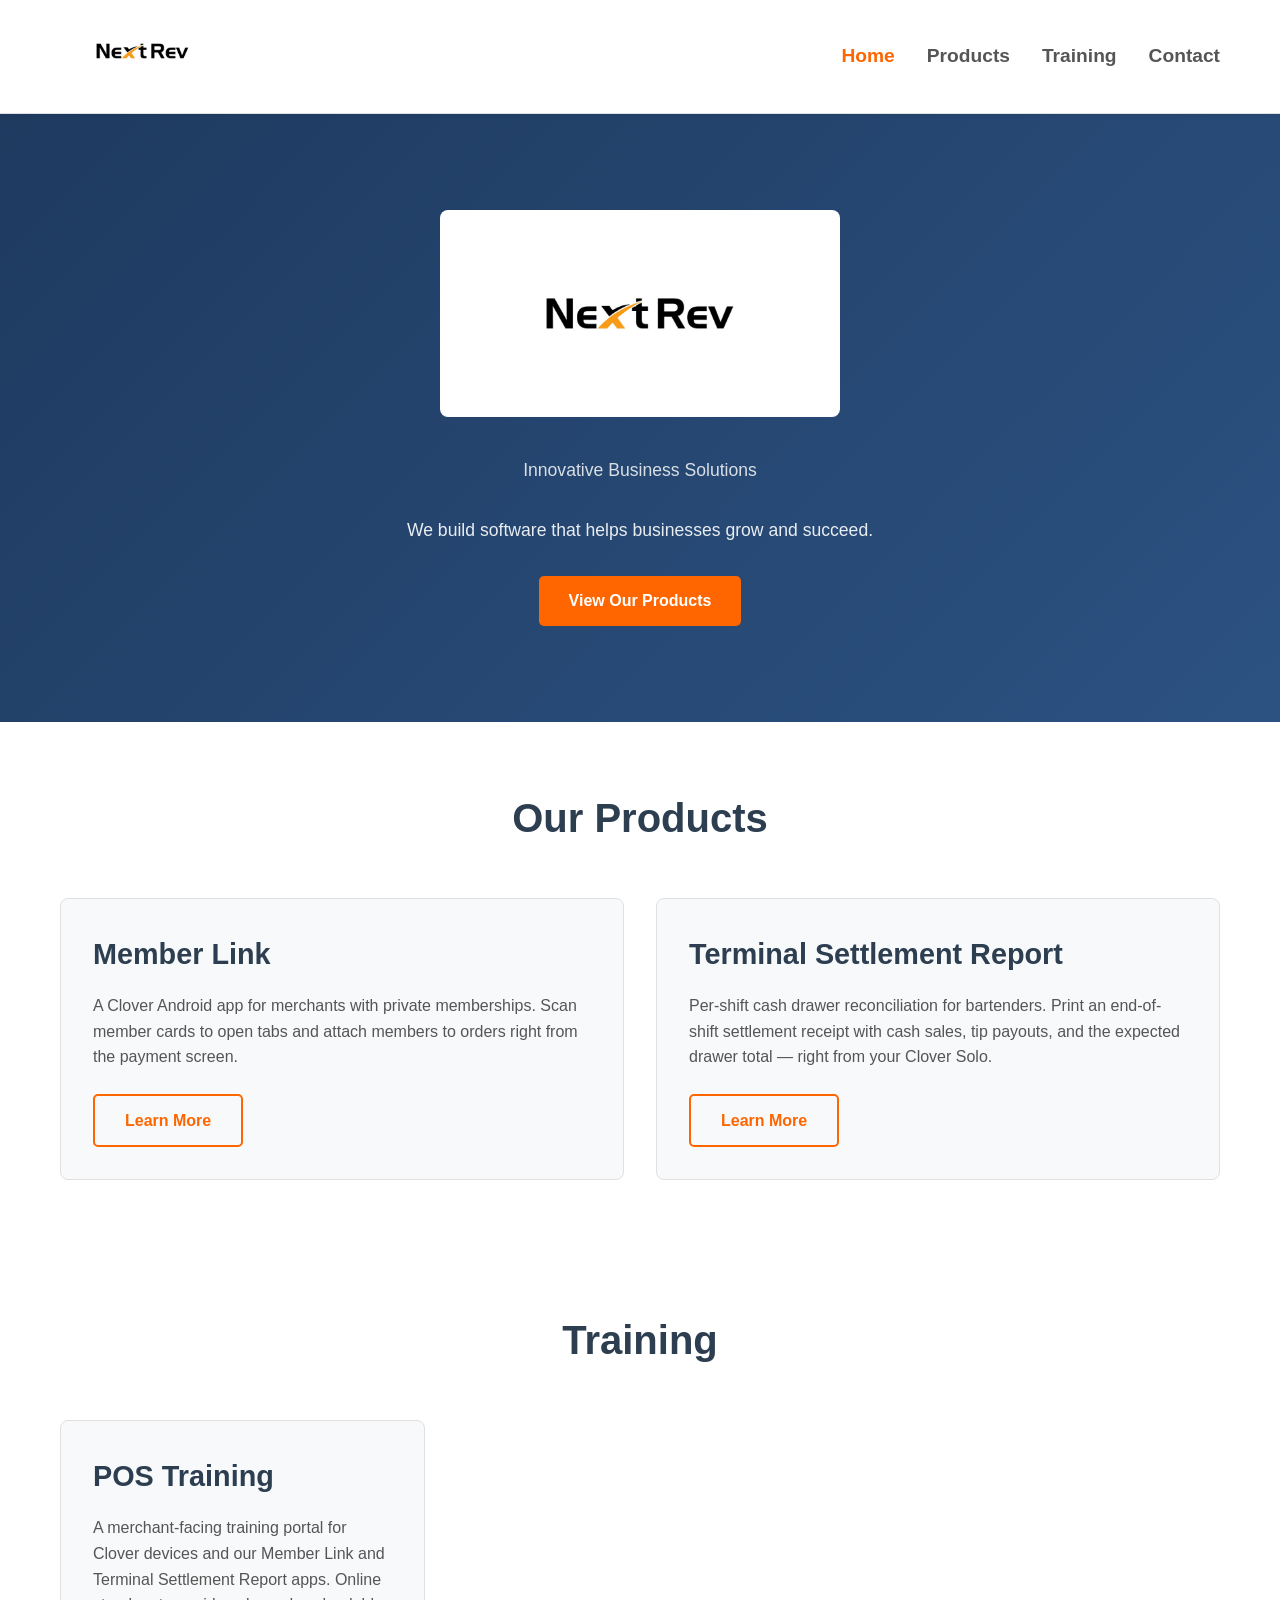
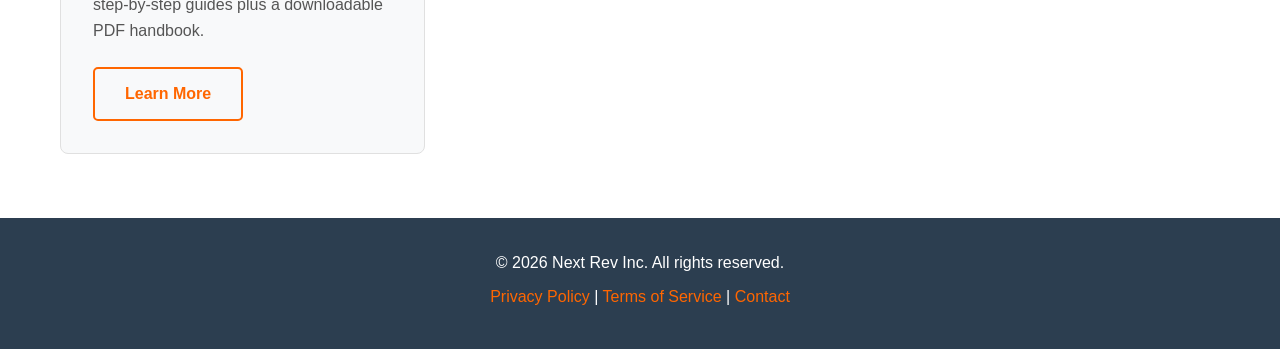
<file: index.html>
<!DOCTYPE html>
<html lang="en">
<head>
    <meta charset="UTF-8">
    <meta name="viewport" content="width=device-width, initial-scale=1.0">
    <title>Next Rev - Business Solutions</title>

    <!-- Favicon -->
    <link rel="icon" type="image/svg+xml" href="img/favicon.svg">
    <link rel="alternate icon" type="image/png" href="img/favicon.png">

    <link rel="stylesheet" href="css/style.css">
</head>
<body>
    <!-- Navigation -->
    <nav class="navbar">
        <div class="container">
            <div class="nav-brand">
                <a href="index.html">
                    <img src="img/nextrev-logo.jpg" alt="Next Rev" class="logo">
                </a>
            </div>
            <ul class="nav-menu">
                <li><a href="index.html" class="active">Home</a></li>
                <li class="dropdown">
                    <a href="#" class="dropdown-toggle">Products</a>
                    <ul class="dropdown-menu">
                        <li><a href="memberlink.html">Member Link</a></li>
                        <li><a href="tsr.html">Terminal Settlement Report</a></li>
                    </ul>
                </li>
                <li class="dropdown">
                    <a href="#" class="dropdown-toggle">Training</a>
                    <ul class="dropdown-menu">
                        <li><a href="clover-training/">POS Training</a></li>
                    </ul>
                </li>
                <li><a href="contact.html">Contact</a></li>
            </ul>
        </div>
    </nav>

    <!-- Hero Section -->
    <section class="hero">
        <div class="container">
            <img src="img/nextrev-logo.jpg" alt="Next Rev" class="hero-logo">
            <p class="subtitle">Innovative Business Solutions</p>
            <p>We build software that helps businesses grow and succeed.</p>
            <a href="memberlink.html" class="btn btn-primary">View Our Products</a>
        </div>
    </section>

    <!-- Products Preview -->
    <section class="products-preview">
        <div class="container">
            <h2>Our Products</h2>
            <div class="product-grid">
                <div class="product-card">
                    <h3>Member Link</h3>
                    <p>A Clover Android app for merchants with private memberships. Scan member cards to open tabs and attach members to orders right from the payment screen.</p>
                    <a href="memberlink.html" class="btn btn-secondary">Learn More</a>
                </div>
                <div class="product-card">
                    <h3>Terminal Settlement Report</h3>
                    <p>Per-shift cash drawer reconciliation for bartenders. Print an end-of-shift settlement receipt with cash sales, tip payouts, and the expected drawer total &mdash; right from your Clover Solo.</p>
                    <a href="tsr.html" class="btn btn-secondary">Learn More</a>
                </div>
            </div>
        </div>
    </section>

    <!-- Training Preview -->
    <section class="products-preview">
        <div class="container">
            <h2>Training</h2>
            <div class="product-grid product-grid--fixed-3">
                <div class="product-card">
                    <h3>POS Training</h3>
                    <p>A merchant-facing training portal for Clover devices and our Member Link and Terminal Settlement Report apps. Online step-by-step guides plus a downloadable PDF handbook.</p>
                    <a href="clover-training/" class="btn btn-secondary">Learn More</a>
                </div>
            </div>
        </div>
    </section>

    <!-- Footer -->
    <footer class="footer">
        <div class="container">
            <p>&copy; 2026 Next Rev Inc. All rights reserved.</p>
            <p>
                <a href="privacy.html">Privacy Policy</a> |
                <a href="terms.html">Terms of Service</a> |
                <a href="contact.html">Contact</a>
            </p>
        </div>
    </footer>
</body>
</html>
</file>
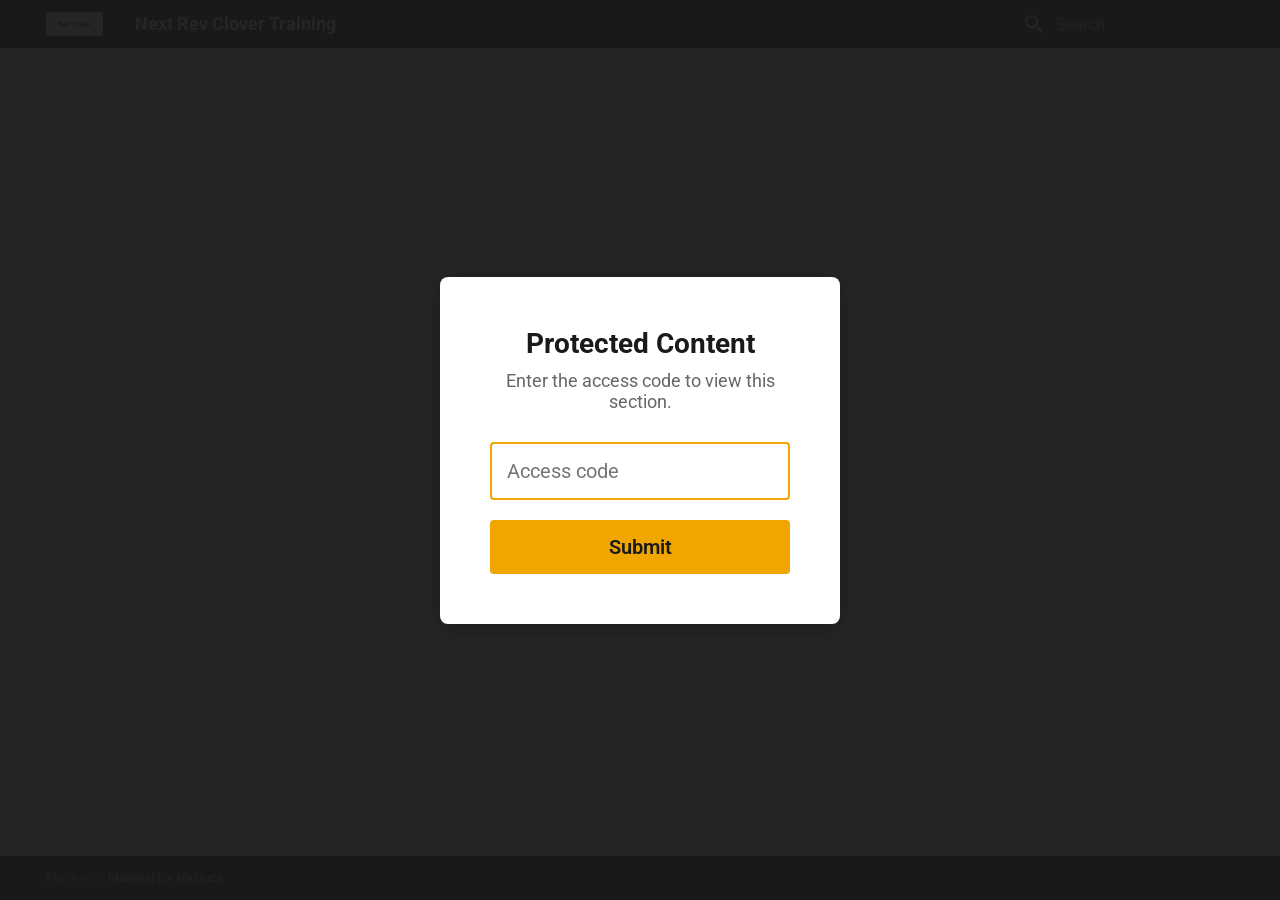
<file: clover-training/index.html>
<!doctype html>
<html lang="en" class="no-js">
  <head>
    
      <meta charset="utf-8">
      <meta name="viewport" content="width=device-width,initial-scale=1">
      
      
      
        <link rel="canonical" href="https://nxtrev.com/clover-training/">
      
      
      
        <link rel="next" href="general/pos-login/">
      
      
        
      
      
      <link rel="icon" href="assets/logo.jpg">
      <meta name="generator" content="mkdocs-1.6.1, mkdocs-material-9.7.4">
    
    
      
        <title>Next Rev Clover Training</title>
      
    
    
      <link rel="stylesheet" href="assets/stylesheets/main.484c7ddc.min.css">
      
        
        <link rel="stylesheet" href="assets/stylesheets/palette.ab4e12ef.min.css">
      
      


    
    
      
    
    
      
        
        
        <link rel="preconnect" href="https://fonts.gstatic.com" crossorigin>
        <link rel="stylesheet" href="https://fonts.googleapis.com/css?family=Roboto:300,300i,400,400i,700,700i%7CRoboto+Mono:400,400i,700,700i&display=fallback">
        <style>:root{--md-text-font:"Roboto";--md-code-font:"Roboto Mono"}</style>
      
    
    
      <link rel="stylesheet" href="assets/stylesheets/extra.css">
    
    <script>__md_scope=new URL(".",location),__md_hash=e=>[...e].reduce(((e,_)=>(e<<5)-e+_.charCodeAt(0)),0),__md_get=(e,_=localStorage,t=__md_scope)=>JSON.parse(_.getItem(t.pathname+"."+e)),__md_set=(e,_,t=localStorage,a=__md_scope)=>{try{t.setItem(a.pathname+"."+e,JSON.stringify(_))}catch(e){}}</script>
    
      

    
    
  </head>
  
  
    
    
    
    
    
    <body dir="ltr" data-md-color-scheme="default" data-md-color-primary="custom" data-md-color-accent="custom">
  
    
    <input class="md-toggle" data-md-toggle="drawer" type="checkbox" id="__drawer" autocomplete="off">
    <input class="md-toggle" data-md-toggle="search" type="checkbox" id="__search" autocomplete="off">
    <label class="md-overlay" for="__drawer"></label>
    <div data-md-component="skip">
      
        
        <a href="#clover-training" class="md-skip">
          Skip to content
        </a>
      
    </div>
    <div data-md-component="announce">
      
    </div>
    
    
      

  

<header class="md-header md-header--shadow" data-md-component="header">
  <nav class="md-header__inner md-grid" aria-label="Header">
    <a href="." title="Next Rev Clover Training" class="md-header__button md-logo" aria-label="Next Rev Clover Training" data-md-component="logo">
      
  <img src="assets/logo.jpg" alt="logo">

    </a>
    <label class="md-header__button md-icon" for="__drawer">
      
      <svg xmlns="http://www.w3.org/2000/svg" viewBox="0 0 24 24"><path d="M3 6h18v2H3zm0 5h18v2H3zm0 5h18v2H3z"/></svg>
    </label>
    <div class="md-header__title" data-md-component="header-title">
      <div class="md-header__ellipsis">
        <div class="md-header__topic">
          <span class="md-ellipsis">
            Next Rev Clover Training
          </span>
        </div>
        <div class="md-header__topic" data-md-component="header-topic">
          <span class="md-ellipsis">
            
              Home
            
          </span>
        </div>
      </div>
    </div>
    
      
    
    
    
    
      
      
        <label class="md-header__button md-icon" for="__search">
          
          <svg xmlns="http://www.w3.org/2000/svg" viewBox="0 0 24 24"><path d="M9.5 3A6.5 6.5 0 0 1 16 9.5c0 1.61-.59 3.09-1.56 4.23l.27.27h.79l5 5-1.5 1.5-5-5v-.79l-.27-.27A6.52 6.52 0 0 1 9.5 16 6.5 6.5 0 0 1 3 9.5 6.5 6.5 0 0 1 9.5 3m0 2C7 5 5 7 5 9.5S7 14 9.5 14 14 12 14 9.5 12 5 9.5 5"/></svg>
        </label>
        <div class="md-search" data-md-component="search" role="dialog">
  <label class="md-search__overlay" for="__search"></label>
  <div class="md-search__inner" role="search">
    <form class="md-search__form" name="search">
      <input type="text" class="md-search__input" name="query" aria-label="Search" placeholder="Search" autocapitalize="off" autocorrect="off" autocomplete="off" spellcheck="false" data-md-component="search-query" required>
      <label class="md-search__icon md-icon" for="__search">
        
        <svg xmlns="http://www.w3.org/2000/svg" viewBox="0 0 24 24"><path d="M9.5 3A6.5 6.5 0 0 1 16 9.5c0 1.61-.59 3.09-1.56 4.23l.27.27h.79l5 5-1.5 1.5-5-5v-.79l-.27-.27A6.52 6.52 0 0 1 9.5 16 6.5 6.5 0 0 1 3 9.5 6.5 6.5 0 0 1 9.5 3m0 2C7 5 5 7 5 9.5S7 14 9.5 14 14 12 14 9.5 12 5 9.5 5"/></svg>
        
        <svg xmlns="http://www.w3.org/2000/svg" viewBox="0 0 24 24"><path d="M20 11v2H8l5.5 5.5-1.42 1.42L4.16 12l7.92-7.92L13.5 5.5 8 11z"/></svg>
      </label>
      <nav class="md-search__options" aria-label="Search">
        
          <a href="javascript:void(0)" class="md-search__icon md-icon" title="Share" aria-label="Share" data-clipboard data-clipboard-text="" data-md-component="search-share" tabindex="-1">
            
            <svg xmlns="http://www.w3.org/2000/svg" viewBox="0 0 24 24"><path d="M18 16.08c-.76 0-1.44.3-1.96.77L8.91 12.7c.05-.23.09-.46.09-.7s-.04-.47-.09-.7l7.05-4.11c.54.5 1.25.81 2.04.81a3 3 0 0 0 3-3 3 3 0 0 0-3-3 3 3 0 0 0-3 3c0 .24.04.47.09.7L8.04 9.81C7.5 9.31 6.79 9 6 9a3 3 0 0 0-3 3 3 3 0 0 0 3 3c.79 0 1.5-.31 2.04-.81l7.12 4.15c-.05.21-.08.43-.08.66 0 1.61 1.31 2.91 2.92 2.91s2.92-1.3 2.92-2.91A2.92 2.92 0 0 0 18 16.08"/></svg>
          </a>
        
        <button type="reset" class="md-search__icon md-icon" title="Clear" aria-label="Clear" tabindex="-1">
          
          <svg xmlns="http://www.w3.org/2000/svg" viewBox="0 0 24 24"><path d="M19 6.41 17.59 5 12 10.59 6.41 5 5 6.41 10.59 12 5 17.59 6.41 19 12 13.41 17.59 19 19 17.59 13.41 12z"/></svg>
        </button>
      </nav>
      
    </form>
    <div class="md-search__output">
      <div class="md-search__scrollwrap" tabindex="0" data-md-scrollfix>
        <div class="md-search-result" data-md-component="search-result">
          <div class="md-search-result__meta">
            Initializing search
          </div>
          <ol class="md-search-result__list" role="presentation"></ol>
        </div>
      </div>
    </div>
  </div>
</div>
      
    
    
  </nav>
  
</header>
    
    <div class="md-container" data-md-component="container">
      
      
        
          
        
      
      <main class="md-main" data-md-component="main">
        <div class="md-main__inner md-grid">
          
            
              
              <div class="md-sidebar md-sidebar--primary" data-md-component="sidebar" data-md-type="navigation" >
                <div class="md-sidebar__scrollwrap">
                  <div class="md-sidebar__inner">
                    



<nav class="md-nav md-nav--primary" aria-label="Navigation" data-md-level="0">
  <label class="md-nav__title" for="__drawer">
    <a href="." title="Next Rev Clover Training" class="md-nav__button md-logo" aria-label="Next Rev Clover Training" data-md-component="logo">
      
  <img src="assets/logo.jpg" alt="logo">

    </a>
    Next Rev Clover Training
  </label>
  
  <ul class="md-nav__list" data-md-scrollfix>
    
      
      
  
  
    
  
  
  
    <li class="md-nav__item md-nav__item--active">
      
      <input class="md-nav__toggle md-toggle" type="checkbox" id="__toc">
      
      
        
      
      
      <a href="." class="md-nav__link md-nav__link--active">
        
  
  
  <span class="md-ellipsis">
    
  
    Home
  

    
  </span>
  
  

      </a>
      
    </li>
  

    
      
      
  
  
  
  
    
    
    
    
    
    <li class="md-nav__item md-nav__item--nested">
      
        
        
        <input class="md-nav__toggle md-toggle " type="checkbox" id="__nav_2" >
        
          
          <label class="md-nav__link" for="__nav_2" id="__nav_2_label" tabindex="0">
            
  
  
  <span class="md-ellipsis">
    
  
    General
  

    
  </span>
  
  

            <span class="md-nav__icon md-icon"></span>
          </label>
        
        <nav class="md-nav" data-md-level="1" aria-labelledby="__nav_2_label" aria-expanded="false">
          <label class="md-nav__title" for="__nav_2">
            <span class="md-nav__icon md-icon"></span>
            
  
    General
  

          </label>
          <ul class="md-nav__list" data-md-scrollfix>
            
              
                
  
  
  
  
    <li class="md-nav__item">
      <a href="general/pos-login/" class="md-nav__link">
        
  
  
  <span class="md-ellipsis">
    
  
    POS Login
  

    
  </span>
  
  

      </a>
    </li>
  

              
            
              
                
  
  
  
  
    <li class="md-nav__item">
      <a href="general/menu-selection/" class="md-nav__link">
        
  
  
  <span class="md-ellipsis">
    
  
    Menu Selection
  

    
  </span>
  
  

      </a>
    </li>
  

              
            
          </ul>
        </nav>
      
    </li>
  

    
      
      
  
  
  
  
    
    
    
    
    
    <li class="md-nav__item md-nav__item--nested">
      
        
        
        <input class="md-nav__toggle md-toggle " type="checkbox" id="__nav_3" >
        
          
          <label class="md-nav__link" for="__nav_3" id="__nav_3_label" tabindex="0">
            
  
  
  <span class="md-ellipsis">
    
  
    Shifts
  

    
  </span>
  
  

            <span class="md-nav__icon md-icon"></span>
          </label>
        
        <nav class="md-nav" data-md-level="1" aria-labelledby="__nav_3_label" aria-expanded="false">
          <label class="md-nav__title" for="__nav_3">
            <span class="md-nav__icon md-icon"></span>
            
  
    Shifts
  

          </label>
          <ul class="md-nav__list" data-md-scrollfix>
            
              
                
  
  
  
  
    <li class="md-nav__item">
      <a href="shifts/clock-in/" class="md-nav__link">
        
  
  
  <span class="md-ellipsis">
    
  
    Clock In
  

    
  </span>
  
  

      </a>
    </li>
  

              
            
              
                
  
  
  
  
    <li class="md-nav__item">
      <a href="shifts/clock-out/" class="md-nav__link">
        
  
  
  <span class="md-ellipsis">
    
  
    Clock Out
  

    
  </span>
  
  

      </a>
    </li>
  

              
            
              
                
  
  
  
  
    <li class="md-nav__item">
      <a href="shifts/server-settlement-report/" class="md-nav__link">
        
  
  
  <span class="md-ellipsis">
    
  
    Server Settlement Report
  

    
  </span>
  
  

      </a>
    </li>
  

              
            
              
                
  
  
  
  
    <li class="md-nav__item">
      <a href="shifts/employee-food-discount/" class="md-nav__link">
        
  
  
  <span class="md-ellipsis">
    
  
    Employee Food Discount
  

    
  </span>
  
  

      </a>
    </li>
  

              
            
          </ul>
        </nav>
      
    </li>
  

    
      
      
  
  
  
  
    
    
    
    
    
    <li class="md-nav__item md-nav__item--nested">
      
        
        
        <input class="md-nav__toggle md-toggle " type="checkbox" id="__nav_4" >
        
          
          <label class="md-nav__link" for="__nav_4" id="__nav_4_label" tabindex="0">
            
  
  
  <span class="md-ellipsis">
    
  
    Opening Orders
  

    
  </span>
  
  

            <span class="md-nav__icon md-icon"></span>
          </label>
        
        <nav class="md-nav" data-md-level="1" aria-labelledby="__nav_4_label" aria-expanded="false">
          <label class="md-nav__title" for="__nav_4">
            <span class="md-nav__icon md-icon"></span>
            
  
    Opening Orders
  

          </label>
          <ul class="md-nav__list" data-md-scrollfix>
            
              
                
  
  
  
  
    <li class="md-nav__item">
      <a href="opening-orders/open-member-order-bar/" class="md-nav__link">
        
  
  
  <span class="md-ellipsis">
    
  
    Member Order (Bar)
  

    
  </span>
  
  

      </a>
    </li>
  

              
            
              
                
  
  
  
  
    <li class="md-nav__item">
      <a href="opening-orders/open-member-order-table/" class="md-nav__link">
        
  
  
  <span class="md-ellipsis">
    
  
    Member Order (Table)
  

    
  </span>
  
  

      </a>
    </li>
  

              
            
              
                
  
  
  
  
    <li class="md-nav__item">
      <a href="opening-orders/open-non-member-order/" class="md-nav__link">
        
  
  
  <span class="md-ellipsis">
    
  
    Non-Member Order
  

    
  </span>
  
  

      </a>
    </li>
  

              
            
              
                
  
  
  
  
    <li class="md-nav__item">
      <a href="opening-orders/takeout-order/" class="md-nav__link">
        
  
  
  <span class="md-ellipsis">
    
  
    Takeout Order
  

    
  </span>
  
  

      </a>
    </li>
  

              
            
              
                
  
  
  
  
    <li class="md-nav__item">
      <a href="opening-orders/credit-pre-auth/" class="md-nav__link">
        
  
  
  <span class="md-ellipsis">
    
  
    Credit Pre-Auth
  

    
  </span>
  
  

      </a>
    </li>
  

              
            
          </ul>
        </nav>
      
    </li>
  

    
      
      
  
  
  
  
    
    
    
    
    
    <li class="md-nav__item md-nav__item--nested">
      
        
        
        <input class="md-nav__toggle md-toggle " type="checkbox" id="__nav_5" >
        
          
          <label class="md-nav__link" for="__nav_5" id="__nav_5_label" tabindex="0">
            
  
  
  <span class="md-ellipsis">
    
  
    Updating Orders
  

    
  </span>
  
  

            <span class="md-nav__icon md-icon"></span>
          </label>
        
        <nav class="md-nav" data-md-level="1" aria-labelledby="__nav_5_label" aria-expanded="false">
          <label class="md-nav__title" for="__nav_5">
            <span class="md-nav__icon md-icon"></span>
            
  
    Updating Orders
  

          </label>
          <ul class="md-nav__list" data-md-scrollfix>
            
              
                
  
  
  
  
    <li class="md-nav__item">
      <a href="updating-orders/add-and-remove-items/" class="md-nav__link">
        
  
  
  <span class="md-ellipsis">
    
  
    Add Items
  

    
  </span>
  
  

      </a>
    </li>
  

              
            
              
                
  
  
  
  
    <li class="md-nav__item">
      <a href="updating-orders/add-custom-item/" class="md-nav__link">
        
  
  
  <span class="md-ellipsis">
    
  
    Add Custom Item
  

    
  </span>
  
  

      </a>
    </li>
  

              
            
              
                
  
  
  
  
    <li class="md-nav__item">
      <a href="updating-orders/remove-or-void-items/" class="md-nav__link">
        
  
  
  <span class="md-ellipsis">
    
  
    Remove or Void Items
  

    
  </span>
  
  

      </a>
    </li>
  

              
            
              
                
  
  
  
  
    <li class="md-nav__item">
      <a href="updating-orders/modify-guest-count/" class="md-nav__link">
        
  
  
  <span class="md-ellipsis">
    
  
    Modify Guest Count
  

    
  </span>
  
  

      </a>
    </li>
  

              
            
              
                
  
  
  
  
    <li class="md-nav__item">
      <a href="updating-orders/coursing-and-firing/" class="md-nav__link">
        
  
  
  <span class="md-ellipsis">
    
  
    Coursing & Firing
  

    
  </span>
  
  

      </a>
    </li>
  

              
            
              
                
  
  
  
  
    <li class="md-nav__item">
      <a href="updating-orders/moving-items/" class="md-nav__link">
        
  
  
  <span class="md-ellipsis">
    
  
    Moving Items
  

    
  </span>
  
  

      </a>
    </li>
  

              
            
              
                
  
  
  
  
    <li class="md-nav__item">
      <a href="updating-orders/moving-guests/" class="md-nav__link">
        
  
  
  <span class="md-ellipsis">
    
  
    Moving Guests
  

    
  </span>
  
  

      </a>
    </li>
  

              
            
              
                
  
  
  
  
    <li class="md-nav__item">
      <a href="updating-orders/transfer-server/" class="md-nav__link">
        
  
  
  <span class="md-ellipsis">
    
  
    Transfer Server
  

    
  </span>
  
  

      </a>
    </li>
  

              
            
              
                
  
  
  
  
    <li class="md-nav__item">
      <a href="updating-orders/moving-tables/" class="md-nav__link">
        
  
  
  <span class="md-ellipsis">
    
  
    Moving Tables
  

    
  </span>
  
  

      </a>
    </li>
  

              
            
              
                
  
  
  
  
    <li class="md-nav__item">
      <a href="updating-orders/combining-tables/" class="md-nav__link">
        
  
  
  <span class="md-ellipsis">
    
  
    Combining Tables
  

    
  </span>
  
  

      </a>
    </li>
  

              
            
              
                
  
  
  
  
    <li class="md-nav__item">
      <a href="updating-orders/reassign-member/" class="md-nav__link">
        
  
  
  <span class="md-ellipsis">
    
  
    Reassign Member
  

    
  </span>
  
  

      </a>
    </li>
  

              
            
          </ul>
        </nav>
      
    </li>
  

    
      
      
  
  
  
  
    
    
    
    
    
    <li class="md-nav__item md-nav__item--nested">
      
        
        
        <input class="md-nav__toggle md-toggle " type="checkbox" id="__nav_6" >
        
          
          <label class="md-nav__link" for="__nav_6" id="__nav_6_label" tabindex="0">
            
  
  
  <span class="md-ellipsis">
    
  
    Closing Orders
  

    
  </span>
  
  

            <span class="md-nav__icon md-icon"></span>
          </label>
        
        <nav class="md-nav" data-md-level="1" aria-labelledby="__nav_6_label" aria-expanded="false">
          <label class="md-nav__title" for="__nav_6">
            <span class="md-nav__icon md-icon"></span>
            
  
    Closing Orders
  

          </label>
          <ul class="md-nav__list" data-md-scrollfix>
            
              
                
  
  
  
  
    <li class="md-nav__item">
      <a href="closing-orders/bill-printing/" class="md-nav__link">
        
  
  
  <span class="md-ellipsis">
    
  
    Bill Printing
  

    
  </span>
  
  

      </a>
    </li>
  

              
            
              
                
  
  
  
  
    <li class="md-nav__item">
      <a href="closing-orders/take-payment/" class="md-nav__link">
        
  
  
  <span class="md-ellipsis">
    
  
    Take Payment
  

    
  </span>
  
  

      </a>
    </li>
  

              
            
              
                
  
  
  
  
    <li class="md-nav__item">
      <a href="closing-orders/tip-adjustment/" class="md-nav__link">
        
  
  
  <span class="md-ellipsis">
    
  
    Tip Adjustment
  

    
  </span>
  
  

      </a>
    </li>
  

              
            
              
                
  
  
  
  
    <li class="md-nav__item">
      <a href="closing-orders/large-table-gratuity/" class="md-nav__link">
        
  
  
  <span class="md-ellipsis">
    
  
    Large Table Gratuity
  

    
  </span>
  
  

      </a>
    </li>
  

              
            
              
                
  
  
  
  
    <li class="md-nav__item">
      <a href="closing-orders/unpaid-orders/" class="md-nav__link">
        
  
  
  <span class="md-ellipsis">
    
  
    Unpaid Orders
  

    
  </span>
  
  

      </a>
    </li>
  

              
            
              
                
  
  
  
  
    <li class="md-nav__item">
      <a href="closing-orders/refunding-payments/" class="md-nav__link">
        
  
  
  <span class="md-ellipsis">
    
  
    Refunding Payments
  

    
  </span>
  
  

      </a>
    </li>
  

              
            
          </ul>
        </nav>
      
    </li>
  

    
      
      
  
  
  
  
    
    
    
    
    
    <li class="md-nav__item md-nav__item--nested">
      
        
        
        <input class="md-nav__toggle md-toggle " type="checkbox" id="__nav_7" >
        
          
          <label class="md-nav__link" for="__nav_7" id="__nav_7_label" tabindex="0">
            
  
  
  <span class="md-ellipsis">
    
  
    Membership & Daily Book
  

    
  </span>
  
  

            <span class="md-nav__icon md-icon"></span>
          </label>
        
        <nav class="md-nav" data-md-level="1" aria-labelledby="__nav_7_label" aria-expanded="false">
          <label class="md-nav__title" for="__nav_7">
            <span class="md-nav__icon md-icon"></span>
            
  
    Membership & Daily Book
  

          </label>
          <ul class="md-nav__list" data-md-scrollfix>
            
              
                
  
  
  
  
    <li class="md-nav__item">
      <a href="membership-daily-book/membership-renewal/" class="md-nav__link">
        
  
  
  <span class="md-ellipsis">
    
  
    Membership Renewal
  

    
  </span>
  
  

      </a>
    </li>
  

              
            
              
                
  
  
  
  
    <li class="md-nav__item">
      <a href="membership-daily-book/sign-the-book/" class="md-nav__link">
        
  
  
  <span class="md-ellipsis">
    
  
    Sign the Book
  

    
  </span>
  
  

      </a>
    </li>
  

              
            
          </ul>
        </nav>
      
    </li>
  

    
      
      
  
  
  
  
    
    
    
    
    
    <li class="md-nav__item md-nav__item--nested">
      
        
        
        <input class="md-nav__toggle md-toggle " type="checkbox" id="__nav_8" >
        
          
          <label class="md-nav__link" for="__nav_8" id="__nav_8_label" tabindex="0">
            
  
  
  <span class="md-ellipsis">
    
  
    Gift Cards & Coupons
  

    
  </span>
  
  

            <span class="md-nav__icon md-icon"></span>
          </label>
        
        <nav class="md-nav" data-md-level="1" aria-labelledby="__nav_8_label" aria-expanded="false">
          <label class="md-nav__title" for="__nav_8">
            <span class="md-nav__icon md-icon"></span>
            
  
    Gift Cards & Coupons
  

          </label>
          <ul class="md-nav__list" data-md-scrollfix>
            
              
                
  
  
  
  
    <li class="md-nav__item">
      <a href="gift-cards/old-gift-cards/" class="md-nav__link">
        
  
  
  <span class="md-ellipsis">
    
  
    Old Gift Cards
  

    
  </span>
  
  

      </a>
    </li>
  

              
            
              
                
  
  
  
  
    <li class="md-nav__item">
      <a href="gift-cards/pay-with-clover-gift-card/" class="md-nav__link">
        
  
  
  <span class="md-ellipsis">
    
  
    Pay with Clover Gift Card
  

    
  </span>
  
  

      </a>
    </li>
  

              
            
              
                
  
  
  
  
    <li class="md-nav__item">
      <a href="gift-cards/check-balance/" class="md-nav__link">
        
  
  
  <span class="md-ellipsis">
    
  
    Check Balance
  

    
  </span>
  
  

      </a>
    </li>
  

              
            
              
                
  
  
  
  
    <li class="md-nav__item">
      <a href="gift-cards/load-a-clover-gift-card/" class="md-nav__link">
        
  
  
  <span class="md-ellipsis">
    
  
    Load a Clover Gift Card
  

    
  </span>
  
  

      </a>
    </li>
  

              
            
              
                
  
  
  
  
    <li class="md-nav__item">
      <a href="gift-cards/coupons/" class="md-nav__link">
        
  
  
  <span class="md-ellipsis">
    
  
    $5 Coupons
  

    
  </span>
  
  

      </a>
    </li>
  

              
            
          </ul>
        </nav>
      
    </li>
  

    
      
      
  
  
  
  
    
    
    
    
    
    <li class="md-nav__item md-nav__item--nested">
      
        
        
        <input class="md-nav__toggle md-toggle " type="checkbox" id="__nav_9" >
        
          
          <label class="md-nav__link" for="__nav_9" id="__nav_9_label" tabindex="0">
            
  
  
  <span class="md-ellipsis">
    
  
    Bartender
  

    
  </span>
  
  

            <span class="md-nav__icon md-icon"></span>
          </label>
        
        <nav class="md-nav" data-md-level="1" aria-labelledby="__nav_9_label" aria-expanded="false">
          <label class="md-nav__title" for="__nav_9">
            <span class="md-nav__icon md-icon"></span>
            
  
    Bartender
  

          </label>
          <ul class="md-nav__list" data-md-scrollfix>
            
              
                
  
  
  
  
    <li class="md-nav__item">
      <a href="bartender/record-cash-events/" class="md-nav__link">
        
  
  
  <span class="md-ellipsis">
    
  
    Record Cash Events
  

    
  </span>
  
  

      </a>
    </li>
  

              
            
              
                
  
  
  
  
    <li class="md-nav__item">
      <a href="bartender/terminal-settlement-report/" class="md-nav__link">
        
  
  
  <span class="md-ellipsis">
    
  
    Terminal Settlement Report
  

    
  </span>
  
  

      </a>
    </li>
  

              
            
              
                
  
  
  
  
    <li class="md-nav__item">
      <a href="bartender/employee-shift-drink/" class="md-nav__link">
        
  
  
  <span class="md-ellipsis">
    
  
    Employee Shift Drink
  

    
  </span>
  
  

      </a>
    </li>
  

              
            
              
                
  
  
  
  
    <li class="md-nav__item">
      <a href="bartender/drink-chips/" class="md-nav__link">
        
  
  
  <span class="md-ellipsis">
    
  
    Drink Chips
  

    
  </span>
  
  

      </a>
    </li>
  

              
            
          </ul>
        </nav>
      
    </li>
  

    
      
      
  
  
  
  
    
    
    
    
    
    <li class="md-nav__item md-nav__item--nested">
      
        
        
        <input class="md-nav__toggle md-toggle " type="checkbox" id="__nav_10" >
        
          
          <label class="md-nav__link" for="__nav_10" id="__nav_10_label" tabindex="0">
            
  
  
  <span class="md-ellipsis">
    
  
    Banquets
  

    
  </span>
  
  

            <span class="md-nav__icon md-icon"></span>
          </label>
        
        <nav class="md-nav" data-md-level="1" aria-labelledby="__nav_10_label" aria-expanded="false">
          <label class="md-nav__title" for="__nav_10">
            <span class="md-nav__icon md-icon"></span>
            
  
    Banquets
  

          </label>
          <ul class="md-nav__list" data-md-scrollfix>
            
              
                
  
  
  
  
    <li class="md-nav__item">
      <a href="banquets/banquet-orders/" class="md-nav__link">
        
  
  
  <span class="md-ellipsis">
    
  
    Banquet Orders
  

    
  </span>
  
  

      </a>
    </li>
  

              
            
              
                
  
  
  
  
    <li class="md-nav__item">
      <a href="banquets/banquet-deposits/" class="md-nav__link">
        
  
  
  <span class="md-ellipsis">
    
  
    Banquet Deposits
  

    
  </span>
  
  

      </a>
    </li>
  

              
            
          </ul>
        </nav>
      
    </li>
  

    
  </ul>
</nav>
                  </div>
                </div>
              </div>
            
            
              
              <div class="md-sidebar md-sidebar--secondary" data-md-component="sidebar" data-md-type="toc" >
                <div class="md-sidebar__scrollwrap">
                  <div class="md-sidebar__inner">
                    

<nav class="md-nav md-nav--secondary" aria-label="Table of contents">
  
  
  
    
  
  
</nav>
                  </div>
                </div>
              </div>
            
          
          
            <div class="md-content" data-md-component="content">
              
                



  


              
              <article class="md-content__inner md-typeset">
                
                  



<h1 id="clover-training">Clover Training</h1>
<p><a class="md-button md-button--primary" download="download" href="nextrev-clover-training.pdf">Download Full Training (PDF)</a></p>
<p>Select a section from the sidebar to get started.</p>
<table>
<thead>
<tr>
<th>Section</th>
<th>Description</th>
</tr>
</thead>
<tbody>
<tr>
<td><a href="general/pos-login/"><strong>General</strong></a></td>
<td>POS login, menu selection</td>
</tr>
<tr>
<td><a href="shifts/clock-in/"><strong>Shifts</strong></a></td>
<td>Clock in, clock out, server shift report, employee food discount</td>
</tr>
<tr>
<td><a href="opening-orders/open-member-order-bar/"><strong>Opening Orders</strong></a></td>
<td>Member orders at the bar or a table, non-member orders, takeout, credit pre-auth</td>
</tr>
<tr>
<td><a href="updating-orders/add-and-remove-items/"><strong>Updating Orders</strong></a></td>
<td>Items, guest count, coursing, moving items/guests/tables, transferring servers, combining tables, reassigning a member</td>
</tr>
<tr>
<td><a href="closing-orders/bill-printing/"><strong>Closing Orders</strong></a></td>
<td>Bill printing, taking payment, tip adjustment, large table gratuity, unpaid orders, refunding payments</td>
</tr>
<tr>
<td><a href="membership-daily-book/membership-renewal/"><strong>Membership &amp; Daily Book</strong></a></td>
<td>Membership renewal, signing the book</td>
</tr>
<tr>
<td><a href="gift-cards/old-gift-cards/"><strong>Gift Cards &amp; Coupons</strong></a></td>
<td>Old gift cards, paying with, checking and loading Clover gift cards, coupons</td>
</tr>
<tr>
<td><a href="bartender/record-cash-events/"><strong>Bartender</strong></a></td>
<td>Cash events, Terminal Settlement Report, employee shift drink, drink chips</td>
</tr>
<tr>
<td><a href="banquets/banquet-orders/"><strong>Banquets</strong></a></td>
<td>Banquet orders</td>
</tr>
</tbody>
</table>












                
              </article>
            </div>
          
          
<script>var target=document.getElementById(location.hash.slice(1));target&&target.name&&(target.checked=target.name.startsWith("__tabbed_"))</script>
        </div>
        
          <button type="button" class="md-top md-icon" data-md-component="top" hidden>
  
  <svg xmlns="http://www.w3.org/2000/svg" viewBox="0 0 24 24"><path d="M13 20h-2V8l-5.5 5.5-1.42-1.42L12 4.16l7.92 7.92-1.42 1.42L13 8z"/></svg>
  Back to top
</button>
        
      </main>
      
        <footer class="md-footer">
  
  <div class="md-footer-meta md-typeset">
    <div class="md-footer-meta__inner md-grid">
      <div class="md-copyright">
  
  
    Made with
    <a href="https://squidfunk.github.io/mkdocs-material/" target="_blank" rel="noopener">
      Material for MkDocs
    </a>
  
</div>
      
    </div>
  </div>
</footer>
      
    </div>
    <div class="md-dialog" data-md-component="dialog">
      <div class="md-dialog__inner md-typeset"></div>
    </div>
    
    
    
      
      
      <script id="__config" type="application/json">{"annotate": null, "base": ".", "features": ["navigation.top", "navigation.path", "search.highlight", "search.share"], "search": "assets/javascripts/workers/search.2c215733.min.js", "tags": null, "translations": {"clipboard.copied": "Copied to clipboard", "clipboard.copy": "Copy to clipboard", "search.result.more.one": "1 more on this page", "search.result.more.other": "# more on this page", "search.result.none": "No matching documents", "search.result.one": "1 matching document", "search.result.other": "# matching documents", "search.result.placeholder": "Type to start searching", "search.result.term.missing": "Missing", "select.version": "Select version"}, "version": null}</script>
    
    
      <script src="assets/javascripts/bundle.79ae519e.min.js"></script>
      
        <script src="javascripts/auth-gate.js"></script>
      
    
  </body>
</html>
</file>
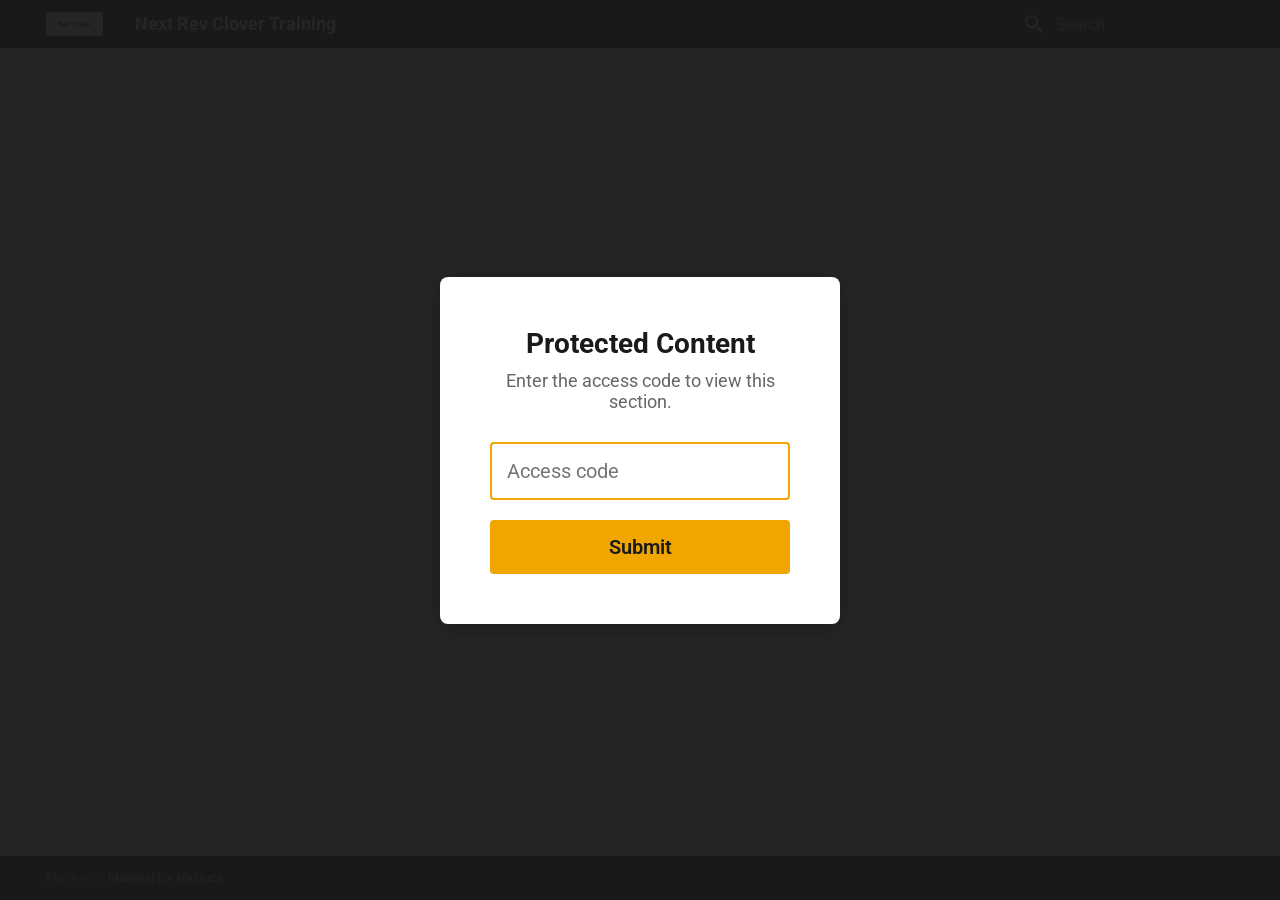
<file: clover-training/banquets/banquet-deposits/index.html>
<!doctype html>
<html lang="en" class="no-js">
  <head>
    
      <meta charset="utf-8">
      <meta name="viewport" content="width=device-width,initial-scale=1">
      
      
      
        <link rel="canonical" href="https://nxtrev.com/clover-training/banquets/banquet-deposits/">
      
      
        <link rel="prev" href="../banquet-orders/">
      
      
      
        
      
      
      <link rel="icon" href="../../assets/logo.jpg">
      <meta name="generator" content="mkdocs-1.6.1, mkdocs-material-9.7.4">
    
    
      
        <title>Banquet Deposits - Next Rev Clover Training</title>
      
    
    
      <link rel="stylesheet" href="../../assets/stylesheets/main.484c7ddc.min.css">
      
        
        <link rel="stylesheet" href="../../assets/stylesheets/palette.ab4e12ef.min.css">
      
      


    
    
      
    
    
      
        
        
        <link rel="preconnect" href="https://fonts.gstatic.com" crossorigin>
        <link rel="stylesheet" href="https://fonts.googleapis.com/css?family=Roboto:300,300i,400,400i,700,700i%7CRoboto+Mono:400,400i,700,700i&display=fallback">
        <style>:root{--md-text-font:"Roboto";--md-code-font:"Roboto Mono"}</style>
      
    
    
      <link rel="stylesheet" href="../../assets/stylesheets/extra.css">
    
    <script>__md_scope=new URL("../..",location),__md_hash=e=>[...e].reduce(((e,_)=>(e<<5)-e+_.charCodeAt(0)),0),__md_get=(e,_=localStorage,t=__md_scope)=>JSON.parse(_.getItem(t.pathname+"."+e)),__md_set=(e,_,t=localStorage,a=__md_scope)=>{try{t.setItem(a.pathname+"."+e,JSON.stringify(_))}catch(e){}}</script>
    
      

    
    
  </head>
  
  
    
    
    
    
    
    <body dir="ltr" data-md-color-scheme="default" data-md-color-primary="custom" data-md-color-accent="custom">
  
    
    <input class="md-toggle" data-md-toggle="drawer" type="checkbox" id="__drawer" autocomplete="off">
    <input class="md-toggle" data-md-toggle="search" type="checkbox" id="__search" autocomplete="off">
    <label class="md-overlay" for="__drawer"></label>
    <div data-md-component="skip">
      
        
        <a href="#banquet-deposits" class="md-skip">
          Skip to content
        </a>
      
    </div>
    <div data-md-component="announce">
      
    </div>
    
    
      

  

<header class="md-header md-header--shadow" data-md-component="header">
  <nav class="md-header__inner md-grid" aria-label="Header">
    <a href="../.." title="Next Rev Clover Training" class="md-header__button md-logo" aria-label="Next Rev Clover Training" data-md-component="logo">
      
  <img src="../../assets/logo.jpg" alt="logo">

    </a>
    <label class="md-header__button md-icon" for="__drawer">
      
      <svg xmlns="http://www.w3.org/2000/svg" viewBox="0 0 24 24"><path d="M3 6h18v2H3zm0 5h18v2H3zm0 5h18v2H3z"/></svg>
    </label>
    <div class="md-header__title" data-md-component="header-title">
      <div class="md-header__ellipsis">
        <div class="md-header__topic">
          <span class="md-ellipsis">
            Next Rev Clover Training
          </span>
        </div>
        <div class="md-header__topic" data-md-component="header-topic">
          <span class="md-ellipsis">
            
              Banquet Deposits
            
          </span>
        </div>
      </div>
    </div>
    
      
    
    
    
    
      
      
        <label class="md-header__button md-icon" for="__search">
          
          <svg xmlns="http://www.w3.org/2000/svg" viewBox="0 0 24 24"><path d="M9.5 3A6.5 6.5 0 0 1 16 9.5c0 1.61-.59 3.09-1.56 4.23l.27.27h.79l5 5-1.5 1.5-5-5v-.79l-.27-.27A6.52 6.52 0 0 1 9.5 16 6.5 6.5 0 0 1 3 9.5 6.5 6.5 0 0 1 9.5 3m0 2C7 5 5 7 5 9.5S7 14 9.5 14 14 12 14 9.5 12 5 9.5 5"/></svg>
        </label>
        <div class="md-search" data-md-component="search" role="dialog">
  <label class="md-search__overlay" for="__search"></label>
  <div class="md-search__inner" role="search">
    <form class="md-search__form" name="search">
      <input type="text" class="md-search__input" name="query" aria-label="Search" placeholder="Search" autocapitalize="off" autocorrect="off" autocomplete="off" spellcheck="false" data-md-component="search-query" required>
      <label class="md-search__icon md-icon" for="__search">
        
        <svg xmlns="http://www.w3.org/2000/svg" viewBox="0 0 24 24"><path d="M9.5 3A6.5 6.5 0 0 1 16 9.5c0 1.61-.59 3.09-1.56 4.23l.27.27h.79l5 5-1.5 1.5-5-5v-.79l-.27-.27A6.52 6.52 0 0 1 9.5 16 6.5 6.5 0 0 1 3 9.5 6.5 6.5 0 0 1 9.5 3m0 2C7 5 5 7 5 9.5S7 14 9.5 14 14 12 14 9.5 12 5 9.5 5"/></svg>
        
        <svg xmlns="http://www.w3.org/2000/svg" viewBox="0 0 24 24"><path d="M20 11v2H8l5.5 5.5-1.42 1.42L4.16 12l7.92-7.92L13.5 5.5 8 11z"/></svg>
      </label>
      <nav class="md-search__options" aria-label="Search">
        
          <a href="javascript:void(0)" class="md-search__icon md-icon" title="Share" aria-label="Share" data-clipboard data-clipboard-text="" data-md-component="search-share" tabindex="-1">
            
            <svg xmlns="http://www.w3.org/2000/svg" viewBox="0 0 24 24"><path d="M18 16.08c-.76 0-1.44.3-1.96.77L8.91 12.7c.05-.23.09-.46.09-.7s-.04-.47-.09-.7l7.05-4.11c.54.5 1.25.81 2.04.81a3 3 0 0 0 3-3 3 3 0 0 0-3-3 3 3 0 0 0-3 3c0 .24.04.47.09.7L8.04 9.81C7.5 9.31 6.79 9 6 9a3 3 0 0 0-3 3 3 3 0 0 0 3 3c.79 0 1.5-.31 2.04-.81l7.12 4.15c-.05.21-.08.43-.08.66 0 1.61 1.31 2.91 2.92 2.91s2.92-1.3 2.92-2.91A2.92 2.92 0 0 0 18 16.08"/></svg>
          </a>
        
        <button type="reset" class="md-search__icon md-icon" title="Clear" aria-label="Clear" tabindex="-1">
          
          <svg xmlns="http://www.w3.org/2000/svg" viewBox="0 0 24 24"><path d="M19 6.41 17.59 5 12 10.59 6.41 5 5 6.41 10.59 12 5 17.59 6.41 19 12 13.41 17.59 19 19 17.59 13.41 12z"/></svg>
        </button>
      </nav>
      
    </form>
    <div class="md-search__output">
      <div class="md-search__scrollwrap" tabindex="0" data-md-scrollfix>
        <div class="md-search-result" data-md-component="search-result">
          <div class="md-search-result__meta">
            Initializing search
          </div>
          <ol class="md-search-result__list" role="presentation"></ol>
        </div>
      </div>
    </div>
  </div>
</div>
      
    
    
  </nav>
  
</header>
    
    <div class="md-container" data-md-component="container">
      
      
        
          
        
      
      <main class="md-main" data-md-component="main">
        <div class="md-main__inner md-grid">
          
            
              
              <div class="md-sidebar md-sidebar--primary" data-md-component="sidebar" data-md-type="navigation" >
                <div class="md-sidebar__scrollwrap">
                  <div class="md-sidebar__inner">
                    



<nav class="md-nav md-nav--primary" aria-label="Navigation" data-md-level="0">
  <label class="md-nav__title" for="__drawer">
    <a href="../.." title="Next Rev Clover Training" class="md-nav__button md-logo" aria-label="Next Rev Clover Training" data-md-component="logo">
      
  <img src="../../assets/logo.jpg" alt="logo">

    </a>
    Next Rev Clover Training
  </label>
  
  <ul class="md-nav__list" data-md-scrollfix>
    
      
      
  
  
  
  
    <li class="md-nav__item">
      <a href="../.." class="md-nav__link">
        
  
  
  <span class="md-ellipsis">
    
  
    Home
  

    
  </span>
  
  

      </a>
    </li>
  

    
      
      
  
  
  
  
    
    
    
    
    
    <li class="md-nav__item md-nav__item--nested">
      
        
        
        <input class="md-nav__toggle md-toggle " type="checkbox" id="__nav_2" >
        
          
          <label class="md-nav__link" for="__nav_2" id="__nav_2_label" tabindex="0">
            
  
  
  <span class="md-ellipsis">
    
  
    General
  

    
  </span>
  
  

            <span class="md-nav__icon md-icon"></span>
          </label>
        
        <nav class="md-nav" data-md-level="1" aria-labelledby="__nav_2_label" aria-expanded="false">
          <label class="md-nav__title" for="__nav_2">
            <span class="md-nav__icon md-icon"></span>
            
  
    General
  

          </label>
          <ul class="md-nav__list" data-md-scrollfix>
            
              
                
  
  
  
  
    <li class="md-nav__item">
      <a href="../../general/pos-login/" class="md-nav__link">
        
  
  
  <span class="md-ellipsis">
    
  
    POS Login
  

    
  </span>
  
  

      </a>
    </li>
  

              
            
              
                
  
  
  
  
    <li class="md-nav__item">
      <a href="../../general/menu-selection/" class="md-nav__link">
        
  
  
  <span class="md-ellipsis">
    
  
    Menu Selection
  

    
  </span>
  
  

      </a>
    </li>
  

              
            
          </ul>
        </nav>
      
    </li>
  

    
      
      
  
  
  
  
    
    
    
    
    
    <li class="md-nav__item md-nav__item--nested">
      
        
        
        <input class="md-nav__toggle md-toggle " type="checkbox" id="__nav_3" >
        
          
          <label class="md-nav__link" for="__nav_3" id="__nav_3_label" tabindex="0">
            
  
  
  <span class="md-ellipsis">
    
  
    Shifts
  

    
  </span>
  
  

            <span class="md-nav__icon md-icon"></span>
          </label>
        
        <nav class="md-nav" data-md-level="1" aria-labelledby="__nav_3_label" aria-expanded="false">
          <label class="md-nav__title" for="__nav_3">
            <span class="md-nav__icon md-icon"></span>
            
  
    Shifts
  

          </label>
          <ul class="md-nav__list" data-md-scrollfix>
            
              
                
  
  
  
  
    <li class="md-nav__item">
      <a href="../../shifts/clock-in/" class="md-nav__link">
        
  
  
  <span class="md-ellipsis">
    
  
    Clock In
  

    
  </span>
  
  

      </a>
    </li>
  

              
            
              
                
  
  
  
  
    <li class="md-nav__item">
      <a href="../../shifts/clock-out/" class="md-nav__link">
        
  
  
  <span class="md-ellipsis">
    
  
    Clock Out
  

    
  </span>
  
  

      </a>
    </li>
  

              
            
              
                
  
  
  
  
    <li class="md-nav__item">
      <a href="../../shifts/server-settlement-report/" class="md-nav__link">
        
  
  
  <span class="md-ellipsis">
    
  
    Server Settlement Report
  

    
  </span>
  
  

      </a>
    </li>
  

              
            
              
                
  
  
  
  
    <li class="md-nav__item">
      <a href="../../shifts/employee-food-discount/" class="md-nav__link">
        
  
  
  <span class="md-ellipsis">
    
  
    Employee Food Discount
  

    
  </span>
  
  

      </a>
    </li>
  

              
            
          </ul>
        </nav>
      
    </li>
  

    
      
      
  
  
  
  
    
    
    
    
    
    <li class="md-nav__item md-nav__item--nested">
      
        
        
        <input class="md-nav__toggle md-toggle " type="checkbox" id="__nav_4" >
        
          
          <label class="md-nav__link" for="__nav_4" id="__nav_4_label" tabindex="0">
            
  
  
  <span class="md-ellipsis">
    
  
    Opening Orders
  

    
  </span>
  
  

            <span class="md-nav__icon md-icon"></span>
          </label>
        
        <nav class="md-nav" data-md-level="1" aria-labelledby="__nav_4_label" aria-expanded="false">
          <label class="md-nav__title" for="__nav_4">
            <span class="md-nav__icon md-icon"></span>
            
  
    Opening Orders
  

          </label>
          <ul class="md-nav__list" data-md-scrollfix>
            
              
                
  
  
  
  
    <li class="md-nav__item">
      <a href="../../opening-orders/open-member-order-bar/" class="md-nav__link">
        
  
  
  <span class="md-ellipsis">
    
  
    Member Order (Bar)
  

    
  </span>
  
  

      </a>
    </li>
  

              
            
              
                
  
  
  
  
    <li class="md-nav__item">
      <a href="../../opening-orders/open-member-order-table/" class="md-nav__link">
        
  
  
  <span class="md-ellipsis">
    
  
    Member Order (Table)
  

    
  </span>
  
  

      </a>
    </li>
  

              
            
              
                
  
  
  
  
    <li class="md-nav__item">
      <a href="../../opening-orders/open-non-member-order/" class="md-nav__link">
        
  
  
  <span class="md-ellipsis">
    
  
    Non-Member Order
  

    
  </span>
  
  

      </a>
    </li>
  

              
            
              
                
  
  
  
  
    <li class="md-nav__item">
      <a href="../../opening-orders/takeout-order/" class="md-nav__link">
        
  
  
  <span class="md-ellipsis">
    
  
    Takeout Order
  

    
  </span>
  
  

      </a>
    </li>
  

              
            
              
                
  
  
  
  
    <li class="md-nav__item">
      <a href="../../opening-orders/credit-pre-auth/" class="md-nav__link">
        
  
  
  <span class="md-ellipsis">
    
  
    Credit Pre-Auth
  

    
  </span>
  
  

      </a>
    </li>
  

              
            
          </ul>
        </nav>
      
    </li>
  

    
      
      
  
  
  
  
    
    
    
    
    
    <li class="md-nav__item md-nav__item--nested">
      
        
        
        <input class="md-nav__toggle md-toggle " type="checkbox" id="__nav_5" >
        
          
          <label class="md-nav__link" for="__nav_5" id="__nav_5_label" tabindex="0">
            
  
  
  <span class="md-ellipsis">
    
  
    Updating Orders
  

    
  </span>
  
  

            <span class="md-nav__icon md-icon"></span>
          </label>
        
        <nav class="md-nav" data-md-level="1" aria-labelledby="__nav_5_label" aria-expanded="false">
          <label class="md-nav__title" for="__nav_5">
            <span class="md-nav__icon md-icon"></span>
            
  
    Updating Orders
  

          </label>
          <ul class="md-nav__list" data-md-scrollfix>
            
              
                
  
  
  
  
    <li class="md-nav__item">
      <a href="../../updating-orders/add-and-remove-items/" class="md-nav__link">
        
  
  
  <span class="md-ellipsis">
    
  
    Add Items
  

    
  </span>
  
  

      </a>
    </li>
  

              
            
              
                
  
  
  
  
    <li class="md-nav__item">
      <a href="../../updating-orders/add-custom-item/" class="md-nav__link">
        
  
  
  <span class="md-ellipsis">
    
  
    Add Custom Item
  

    
  </span>
  
  

      </a>
    </li>
  

              
            
              
                
  
  
  
  
    <li class="md-nav__item">
      <a href="../../updating-orders/remove-or-void-items/" class="md-nav__link">
        
  
  
  <span class="md-ellipsis">
    
  
    Remove or Void Items
  

    
  </span>
  
  

      </a>
    </li>
  

              
            
              
                
  
  
  
  
    <li class="md-nav__item">
      <a href="../../updating-orders/modify-guest-count/" class="md-nav__link">
        
  
  
  <span class="md-ellipsis">
    
  
    Modify Guest Count
  

    
  </span>
  
  

      </a>
    </li>
  

              
            
              
                
  
  
  
  
    <li class="md-nav__item">
      <a href="../../updating-orders/coursing-and-firing/" class="md-nav__link">
        
  
  
  <span class="md-ellipsis">
    
  
    Coursing & Firing
  

    
  </span>
  
  

      </a>
    </li>
  

              
            
              
                
  
  
  
  
    <li class="md-nav__item">
      <a href="../../updating-orders/moving-items/" class="md-nav__link">
        
  
  
  <span class="md-ellipsis">
    
  
    Moving Items
  

    
  </span>
  
  

      </a>
    </li>
  

              
            
              
                
  
  
  
  
    <li class="md-nav__item">
      <a href="../../updating-orders/moving-guests/" class="md-nav__link">
        
  
  
  <span class="md-ellipsis">
    
  
    Moving Guests
  

    
  </span>
  
  

      </a>
    </li>
  

              
            
              
                
  
  
  
  
    <li class="md-nav__item">
      <a href="../../updating-orders/transfer-server/" class="md-nav__link">
        
  
  
  <span class="md-ellipsis">
    
  
    Transfer Server
  

    
  </span>
  
  

      </a>
    </li>
  

              
            
              
                
  
  
  
  
    <li class="md-nav__item">
      <a href="../../updating-orders/moving-tables/" class="md-nav__link">
        
  
  
  <span class="md-ellipsis">
    
  
    Moving Tables
  

    
  </span>
  
  

      </a>
    </li>
  

              
            
              
                
  
  
  
  
    <li class="md-nav__item">
      <a href="../../updating-orders/combining-tables/" class="md-nav__link">
        
  
  
  <span class="md-ellipsis">
    
  
    Combining Tables
  

    
  </span>
  
  

      </a>
    </li>
  

              
            
              
                
  
  
  
  
    <li class="md-nav__item">
      <a href="../../updating-orders/reassign-member/" class="md-nav__link">
        
  
  
  <span class="md-ellipsis">
    
  
    Reassign Member
  

    
  </span>
  
  

      </a>
    </li>
  

              
            
          </ul>
        </nav>
      
    </li>
  

    
      
      
  
  
  
  
    
    
    
    
    
    <li class="md-nav__item md-nav__item--nested">
      
        
        
        <input class="md-nav__toggle md-toggle " type="checkbox" id="__nav_6" >
        
          
          <label class="md-nav__link" for="__nav_6" id="__nav_6_label" tabindex="0">
            
  
  
  <span class="md-ellipsis">
    
  
    Closing Orders
  

    
  </span>
  
  

            <span class="md-nav__icon md-icon"></span>
          </label>
        
        <nav class="md-nav" data-md-level="1" aria-labelledby="__nav_6_label" aria-expanded="false">
          <label class="md-nav__title" for="__nav_6">
            <span class="md-nav__icon md-icon"></span>
            
  
    Closing Orders
  

          </label>
          <ul class="md-nav__list" data-md-scrollfix>
            
              
                
  
  
  
  
    <li class="md-nav__item">
      <a href="../../closing-orders/bill-printing/" class="md-nav__link">
        
  
  
  <span class="md-ellipsis">
    
  
    Bill Printing
  

    
  </span>
  
  

      </a>
    </li>
  

              
            
              
                
  
  
  
  
    <li class="md-nav__item">
      <a href="../../closing-orders/take-payment/" class="md-nav__link">
        
  
  
  <span class="md-ellipsis">
    
  
    Take Payment
  

    
  </span>
  
  

      </a>
    </li>
  

              
            
              
                
  
  
  
  
    <li class="md-nav__item">
      <a href="../../closing-orders/tip-adjustment/" class="md-nav__link">
        
  
  
  <span class="md-ellipsis">
    
  
    Tip Adjustment
  

    
  </span>
  
  

      </a>
    </li>
  

              
            
              
                
  
  
  
  
    <li class="md-nav__item">
      <a href="../../closing-orders/large-table-gratuity/" class="md-nav__link">
        
  
  
  <span class="md-ellipsis">
    
  
    Large Table Gratuity
  

    
  </span>
  
  

      </a>
    </li>
  

              
            
              
                
  
  
  
  
    <li class="md-nav__item">
      <a href="../../closing-orders/unpaid-orders/" class="md-nav__link">
        
  
  
  <span class="md-ellipsis">
    
  
    Unpaid Orders
  

    
  </span>
  
  

      </a>
    </li>
  

              
            
              
                
  
  
  
  
    <li class="md-nav__item">
      <a href="../../closing-orders/refunding-payments/" class="md-nav__link">
        
  
  
  <span class="md-ellipsis">
    
  
    Refunding Payments
  

    
  </span>
  
  

      </a>
    </li>
  

              
            
          </ul>
        </nav>
      
    </li>
  

    
      
      
  
  
  
  
    
    
    
    
    
    <li class="md-nav__item md-nav__item--nested">
      
        
        
        <input class="md-nav__toggle md-toggle " type="checkbox" id="__nav_7" >
        
          
          <label class="md-nav__link" for="__nav_7" id="__nav_7_label" tabindex="0">
            
  
  
  <span class="md-ellipsis">
    
  
    Membership & Daily Book
  

    
  </span>
  
  

            <span class="md-nav__icon md-icon"></span>
          </label>
        
        <nav class="md-nav" data-md-level="1" aria-labelledby="__nav_7_label" aria-expanded="false">
          <label class="md-nav__title" for="__nav_7">
            <span class="md-nav__icon md-icon"></span>
            
  
    Membership & Daily Book
  

          </label>
          <ul class="md-nav__list" data-md-scrollfix>
            
              
                
  
  
  
  
    <li class="md-nav__item">
      <a href="../../membership-daily-book/membership-renewal/" class="md-nav__link">
        
  
  
  <span class="md-ellipsis">
    
  
    Membership Renewal
  

    
  </span>
  
  

      </a>
    </li>
  

              
            
              
                
  
  
  
  
    <li class="md-nav__item">
      <a href="../../membership-daily-book/sign-the-book/" class="md-nav__link">
        
  
  
  <span class="md-ellipsis">
    
  
    Sign the Book
  

    
  </span>
  
  

      </a>
    </li>
  

              
            
          </ul>
        </nav>
      
    </li>
  

    
      
      
  
  
  
  
    
    
    
    
    
    <li class="md-nav__item md-nav__item--nested">
      
        
        
        <input class="md-nav__toggle md-toggle " type="checkbox" id="__nav_8" >
        
          
          <label class="md-nav__link" for="__nav_8" id="__nav_8_label" tabindex="0">
            
  
  
  <span class="md-ellipsis">
    
  
    Gift Cards & Coupons
  

    
  </span>
  
  

            <span class="md-nav__icon md-icon"></span>
          </label>
        
        <nav class="md-nav" data-md-level="1" aria-labelledby="__nav_8_label" aria-expanded="false">
          <label class="md-nav__title" for="__nav_8">
            <span class="md-nav__icon md-icon"></span>
            
  
    Gift Cards & Coupons
  

          </label>
          <ul class="md-nav__list" data-md-scrollfix>
            
              
                
  
  
  
  
    <li class="md-nav__item">
      <a href="../../gift-cards/old-gift-cards/" class="md-nav__link">
        
  
  
  <span class="md-ellipsis">
    
  
    Old Gift Cards
  

    
  </span>
  
  

      </a>
    </li>
  

              
            
              
                
  
  
  
  
    <li class="md-nav__item">
      <a href="../../gift-cards/pay-with-clover-gift-card/" class="md-nav__link">
        
  
  
  <span class="md-ellipsis">
    
  
    Pay with Clover Gift Card
  

    
  </span>
  
  

      </a>
    </li>
  

              
            
              
                
  
  
  
  
    <li class="md-nav__item">
      <a href="../../gift-cards/check-balance/" class="md-nav__link">
        
  
  
  <span class="md-ellipsis">
    
  
    Check Balance
  

    
  </span>
  
  

      </a>
    </li>
  

              
            
              
                
  
  
  
  
    <li class="md-nav__item">
      <a href="../../gift-cards/load-a-clover-gift-card/" class="md-nav__link">
        
  
  
  <span class="md-ellipsis">
    
  
    Load a Clover Gift Card
  

    
  </span>
  
  

      </a>
    </li>
  

              
            
              
                
  
  
  
  
    <li class="md-nav__item">
      <a href="../../gift-cards/coupons/" class="md-nav__link">
        
  
  
  <span class="md-ellipsis">
    
  
    $5 Coupons
  

    
  </span>
  
  

      </a>
    </li>
  

              
            
          </ul>
        </nav>
      
    </li>
  

    
      
      
  
  
  
  
    
    
    
    
    
    <li class="md-nav__item md-nav__item--nested">
      
        
        
        <input class="md-nav__toggle md-toggle " type="checkbox" id="__nav_9" >
        
          
          <label class="md-nav__link" for="__nav_9" id="__nav_9_label" tabindex="0">
            
  
  
  <span class="md-ellipsis">
    
  
    Bartender
  

    
  </span>
  
  

            <span class="md-nav__icon md-icon"></span>
          </label>
        
        <nav class="md-nav" data-md-level="1" aria-labelledby="__nav_9_label" aria-expanded="false">
          <label class="md-nav__title" for="__nav_9">
            <span class="md-nav__icon md-icon"></span>
            
  
    Bartender
  

          </label>
          <ul class="md-nav__list" data-md-scrollfix>
            
              
                
  
  
  
  
    <li class="md-nav__item">
      <a href="../../bartender/record-cash-events/" class="md-nav__link">
        
  
  
  <span class="md-ellipsis">
    
  
    Record Cash Events
  

    
  </span>
  
  

      </a>
    </li>
  

              
            
              
                
  
  
  
  
    <li class="md-nav__item">
      <a href="../../bartender/terminal-settlement-report/" class="md-nav__link">
        
  
  
  <span class="md-ellipsis">
    
  
    Terminal Settlement Report
  

    
  </span>
  
  

      </a>
    </li>
  

              
            
              
                
  
  
  
  
    <li class="md-nav__item">
      <a href="../../bartender/employee-shift-drink/" class="md-nav__link">
        
  
  
  <span class="md-ellipsis">
    
  
    Employee Shift Drink
  

    
  </span>
  
  

      </a>
    </li>
  

              
            
              
                
  
  
  
  
    <li class="md-nav__item">
      <a href="../../bartender/drink-chips/" class="md-nav__link">
        
  
  
  <span class="md-ellipsis">
    
  
    Drink Chips
  

    
  </span>
  
  

      </a>
    </li>
  

              
            
          </ul>
        </nav>
      
    </li>
  

    
      
      
  
  
    
  
  
  
    
    
    
    
    
    <li class="md-nav__item md-nav__item--active md-nav__item--nested">
      
        
        
        <input class="md-nav__toggle md-toggle " type="checkbox" id="__nav_10" checked>
        
          
          <label class="md-nav__link" for="__nav_10" id="__nav_10_label" tabindex="0">
            
  
  
  <span class="md-ellipsis">
    
  
    Banquets
  

    
  </span>
  
  

            <span class="md-nav__icon md-icon"></span>
          </label>
        
        <nav class="md-nav" data-md-level="1" aria-labelledby="__nav_10_label" aria-expanded="true">
          <label class="md-nav__title" for="__nav_10">
            <span class="md-nav__icon md-icon"></span>
            
  
    Banquets
  

          </label>
          <ul class="md-nav__list" data-md-scrollfix>
            
              
                
  
  
  
  
    <li class="md-nav__item">
      <a href="../banquet-orders/" class="md-nav__link">
        
  
  
  <span class="md-ellipsis">
    
  
    Banquet Orders
  

    
  </span>
  
  

      </a>
    </li>
  

              
            
              
                
  
  
    
  
  
  
    <li class="md-nav__item md-nav__item--active">
      
      <input class="md-nav__toggle md-toggle" type="checkbox" id="__toc">
      
      
        
      
      
        <label class="md-nav__link md-nav__link--active" for="__toc">
          
  
  
  <span class="md-ellipsis">
    
  
    Banquet Deposits
  

    
  </span>
  
  

          <span class="md-nav__icon md-icon"></span>
        </label>
      
      <a href="./" class="md-nav__link md-nav__link--active">
        
  
  
  <span class="md-ellipsis">
    
  
    Banquet Deposits
  

    
  </span>
  
  

      </a>
      
        

<nav class="md-nav md-nav--secondary" aria-label="Table of contents">
  
  
  
    
  
  
    <label class="md-nav__title" for="__toc">
      <span class="md-nav__icon md-icon"></span>
      Table of contents
    </label>
    <ul class="md-nav__list" data-md-component="toc" data-md-scrollfix>
      
        <li class="md-nav__item">
  <a href="#on-station" class="md-nav__link">
    <span class="md-ellipsis">
      
        On Station
      
    </span>
  </a>
  
</li>
      
        <li class="md-nav__item">
  <a href="#on-flex" class="md-nav__link">
    <span class="md-ellipsis">
      
        On Flex
      
    </span>
  </a>
  
</li>
      
    </ul>
  
</nav>
      
    </li>
  

              
            
          </ul>
        </nav>
      
    </li>
  

    
  </ul>
</nav>
                  </div>
                </div>
              </div>
            
            
              
              <div class="md-sidebar md-sidebar--secondary" data-md-component="sidebar" data-md-type="toc" >
                <div class="md-sidebar__scrollwrap">
                  <div class="md-sidebar__inner">
                    

<nav class="md-nav md-nav--secondary" aria-label="Table of contents">
  
  
  
    
  
  
    <label class="md-nav__title" for="__toc">
      <span class="md-nav__icon md-icon"></span>
      Table of contents
    </label>
    <ul class="md-nav__list" data-md-component="toc" data-md-scrollfix>
      
        <li class="md-nav__item">
  <a href="#on-station" class="md-nav__link">
    <span class="md-ellipsis">
      
        On Station
      
    </span>
  </a>
  
</li>
      
        <li class="md-nav__item">
  <a href="#on-flex" class="md-nav__link">
    <span class="md-ellipsis">
      
        On Flex
      
    </span>
  </a>
  
</li>
      
    </ul>
  
</nav>
                  </div>
                </div>
              </div>
            
          
          
            <div class="md-content" data-md-component="content">
              
                



  


  <nav class="md-path" aria-label="Navigation" >
    <ol class="md-path__list">
      
        
  
  
    <li class="md-path__item">
      <a href="../.." class="md-path__link">
        
  <span class="md-ellipsis">
    Home
  </span>

      </a>
    </li>
  

      
      
        
  
  
    
    
      <li class="md-path__item">
        <a href="../banquet-orders/" class="md-path__link">
          
  <span class="md-ellipsis">
    Banquets
  </span>

        </a>
      </li>
    
  

      
    </ol>
  </nav>

              
              <article class="md-content__inner md-typeset">
                
                  



<h1 id="banquet-deposits">Banquet Deposits</h1>
<p>How to sell a banquet deposit prior to the event.</p>
<h2 id="on-station">On Station</h2>
<ol>
<li>Open <strong>Clover Dining</strong> → on the <strong>Bar</strong> tab, tap the <strong>+</strong> button (bottom right) to open a new order</li>
<li>Add the <strong>DEPOSIT PRIOR TO EVENT</strong> item from the <strong>BQ Deposits</strong> category — the price is variable and must be typed</li>
<li>Tap the green <strong>Pay</strong> button to get to the payment screen → accept the payment</li>
</ol>
<h2 id="on-flex">On Flex</h2>
<ol>
<li>Open <strong>Clover Dining</strong> → on the <strong>Bar</strong> tab, tap the <strong>+</strong> button (bottom right) to open a new order</li>
<li>Add the <strong>DEPOSIT PRIOR TO EVENT</strong> item from the <strong>BQ Deposits</strong> category — the price is variable and must be typed</li>
<li>Tap the green <strong>Pay</strong> button (top left) → tap <strong>Pay</strong> (bottom right) → accept the payment</li>
</ol>
<p>&nbsp;</p>
<p>&nbsp;</p>
<p>&nbsp;</p>












                
              </article>
            </div>
          
          
<script>var target=document.getElementById(location.hash.slice(1));target&&target.name&&(target.checked=target.name.startsWith("__tabbed_"))</script>
        </div>
        
          <button type="button" class="md-top md-icon" data-md-component="top" hidden>
  
  <svg xmlns="http://www.w3.org/2000/svg" viewBox="0 0 24 24"><path d="M13 20h-2V8l-5.5 5.5-1.42-1.42L12 4.16l7.92 7.92-1.42 1.42L13 8z"/></svg>
  Back to top
</button>
        
      </main>
      
        <footer class="md-footer">
  
  <div class="md-footer-meta md-typeset">
    <div class="md-footer-meta__inner md-grid">
      <div class="md-copyright">
  
  
    Made with
    <a href="https://squidfunk.github.io/mkdocs-material/" target="_blank" rel="noopener">
      Material for MkDocs
    </a>
  
</div>
      
    </div>
  </div>
</footer>
      
    </div>
    <div class="md-dialog" data-md-component="dialog">
      <div class="md-dialog__inner md-typeset"></div>
    </div>
    
    
    
      
      
      <script id="__config" type="application/json">{"annotate": null, "base": "../..", "features": ["navigation.top", "navigation.path", "search.highlight", "search.share"], "search": "../../assets/javascripts/workers/search.2c215733.min.js", "tags": null, "translations": {"clipboard.copied": "Copied to clipboard", "clipboard.copy": "Copy to clipboard", "search.result.more.one": "1 more on this page", "search.result.more.other": "# more on this page", "search.result.none": "No matching documents", "search.result.one": "1 matching document", "search.result.other": "# matching documents", "search.result.placeholder": "Type to start searching", "search.result.term.missing": "Missing", "select.version": "Select version"}, "version": null}</script>
    
    
      <script src="../../assets/javascripts/bundle.79ae519e.min.js"></script>
      
        <script src="../../javascripts/auth-gate.js"></script>
      
    
  </body>
</html>
</file>
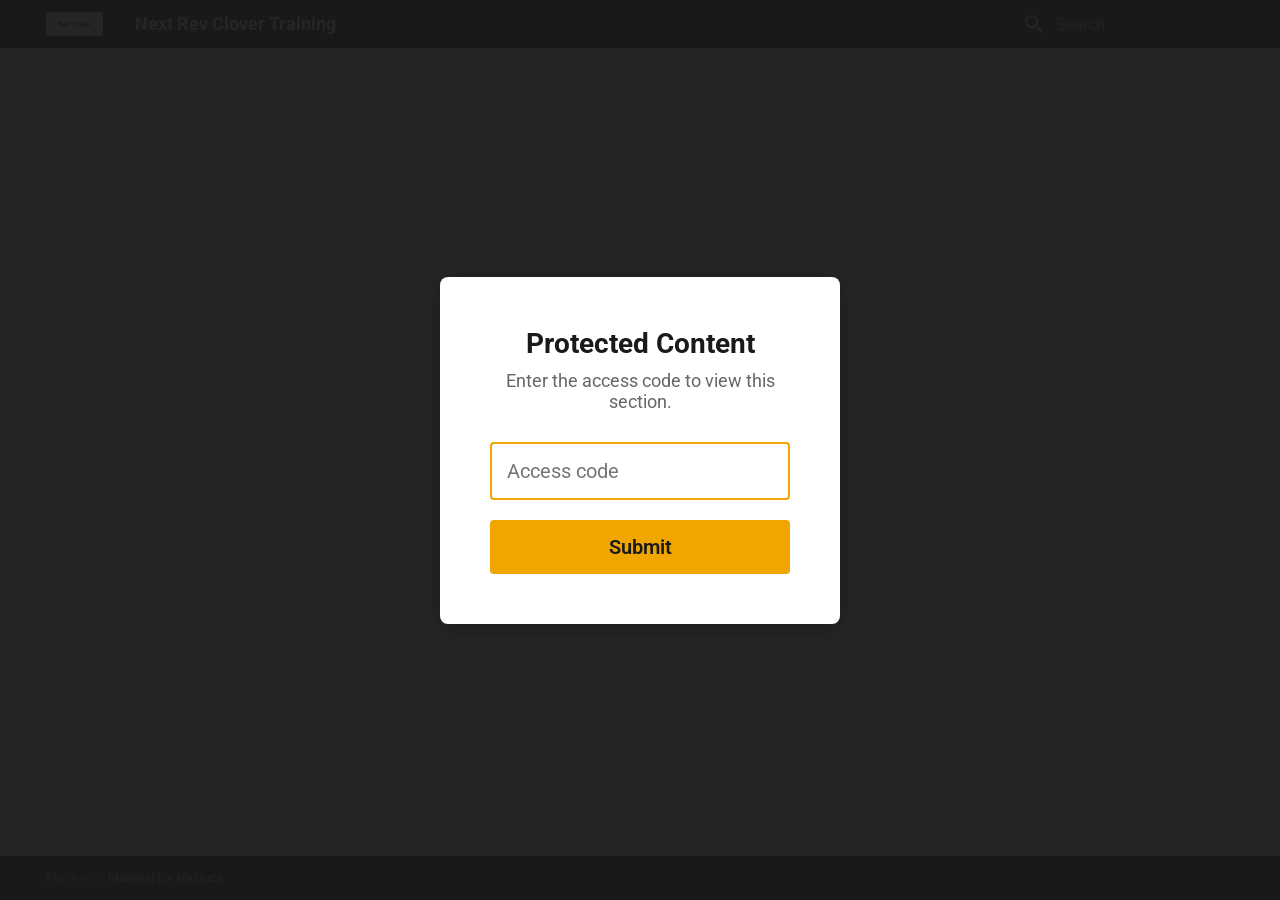
<file: clover-training/banquets/banquet-orders/index.html>
<!doctype html>
<html lang="en" class="no-js">
  <head>
    
      <meta charset="utf-8">
      <meta name="viewport" content="width=device-width,initial-scale=1">
      
      
      
        <link rel="canonical" href="https://nxtrev.com/clover-training/banquets/banquet-orders/">
      
      
        <link rel="prev" href="../../bartender/drink-chips/">
      
      
        <link rel="next" href="../banquet-deposits/">
      
      
        
      
      
      <link rel="icon" href="../../assets/logo.jpg">
      <meta name="generator" content="mkdocs-1.6.1, mkdocs-material-9.7.4">
    
    
      
        <title>Banquet Orders - Next Rev Clover Training</title>
      
    
    
      <link rel="stylesheet" href="../../assets/stylesheets/main.484c7ddc.min.css">
      
        
        <link rel="stylesheet" href="../../assets/stylesheets/palette.ab4e12ef.min.css">
      
      


    
    
      
    
    
      
        
        
        <link rel="preconnect" href="https://fonts.gstatic.com" crossorigin>
        <link rel="stylesheet" href="https://fonts.googleapis.com/css?family=Roboto:300,300i,400,400i,700,700i%7CRoboto+Mono:400,400i,700,700i&display=fallback">
        <style>:root{--md-text-font:"Roboto";--md-code-font:"Roboto Mono"}</style>
      
    
    
      <link rel="stylesheet" href="../../assets/stylesheets/extra.css">
    
    <script>__md_scope=new URL("../..",location),__md_hash=e=>[...e].reduce(((e,_)=>(e<<5)-e+_.charCodeAt(0)),0),__md_get=(e,_=localStorage,t=__md_scope)=>JSON.parse(_.getItem(t.pathname+"."+e)),__md_set=(e,_,t=localStorage,a=__md_scope)=>{try{t.setItem(a.pathname+"."+e,JSON.stringify(_))}catch(e){}}</script>
    
      

    
    
  </head>
  
  
    
    
    
    
    
    <body dir="ltr" data-md-color-scheme="default" data-md-color-primary="custom" data-md-color-accent="custom">
  
    
    <input class="md-toggle" data-md-toggle="drawer" type="checkbox" id="__drawer" autocomplete="off">
    <input class="md-toggle" data-md-toggle="search" type="checkbox" id="__search" autocomplete="off">
    <label class="md-overlay" for="__drawer"></label>
    <div data-md-component="skip">
      
        
        <a href="#banquet-orders" class="md-skip">
          Skip to content
        </a>
      
    </div>
    <div data-md-component="announce">
      
    </div>
    
    
      

  

<header class="md-header md-header--shadow" data-md-component="header">
  <nav class="md-header__inner md-grid" aria-label="Header">
    <a href="../.." title="Next Rev Clover Training" class="md-header__button md-logo" aria-label="Next Rev Clover Training" data-md-component="logo">
      
  <img src="../../assets/logo.jpg" alt="logo">

    </a>
    <label class="md-header__button md-icon" for="__drawer">
      
      <svg xmlns="http://www.w3.org/2000/svg" viewBox="0 0 24 24"><path d="M3 6h18v2H3zm0 5h18v2H3zm0 5h18v2H3z"/></svg>
    </label>
    <div class="md-header__title" data-md-component="header-title">
      <div class="md-header__ellipsis">
        <div class="md-header__topic">
          <span class="md-ellipsis">
            Next Rev Clover Training
          </span>
        </div>
        <div class="md-header__topic" data-md-component="header-topic">
          <span class="md-ellipsis">
            
              Banquet Orders
            
          </span>
        </div>
      </div>
    </div>
    
      
    
    
    
    
      
      
        <label class="md-header__button md-icon" for="__search">
          
          <svg xmlns="http://www.w3.org/2000/svg" viewBox="0 0 24 24"><path d="M9.5 3A6.5 6.5 0 0 1 16 9.5c0 1.61-.59 3.09-1.56 4.23l.27.27h.79l5 5-1.5 1.5-5-5v-.79l-.27-.27A6.52 6.52 0 0 1 9.5 16 6.5 6.5 0 0 1 3 9.5 6.5 6.5 0 0 1 9.5 3m0 2C7 5 5 7 5 9.5S7 14 9.5 14 14 12 14 9.5 12 5 9.5 5"/></svg>
        </label>
        <div class="md-search" data-md-component="search" role="dialog">
  <label class="md-search__overlay" for="__search"></label>
  <div class="md-search__inner" role="search">
    <form class="md-search__form" name="search">
      <input type="text" class="md-search__input" name="query" aria-label="Search" placeholder="Search" autocapitalize="off" autocorrect="off" autocomplete="off" spellcheck="false" data-md-component="search-query" required>
      <label class="md-search__icon md-icon" for="__search">
        
        <svg xmlns="http://www.w3.org/2000/svg" viewBox="0 0 24 24"><path d="M9.5 3A6.5 6.5 0 0 1 16 9.5c0 1.61-.59 3.09-1.56 4.23l.27.27h.79l5 5-1.5 1.5-5-5v-.79l-.27-.27A6.52 6.52 0 0 1 9.5 16 6.5 6.5 0 0 1 3 9.5 6.5 6.5 0 0 1 9.5 3m0 2C7 5 5 7 5 9.5S7 14 9.5 14 14 12 14 9.5 12 5 9.5 5"/></svg>
        
        <svg xmlns="http://www.w3.org/2000/svg" viewBox="0 0 24 24"><path d="M20 11v2H8l5.5 5.5-1.42 1.42L4.16 12l7.92-7.92L13.5 5.5 8 11z"/></svg>
      </label>
      <nav class="md-search__options" aria-label="Search">
        
          <a href="javascript:void(0)" class="md-search__icon md-icon" title="Share" aria-label="Share" data-clipboard data-clipboard-text="" data-md-component="search-share" tabindex="-1">
            
            <svg xmlns="http://www.w3.org/2000/svg" viewBox="0 0 24 24"><path d="M18 16.08c-.76 0-1.44.3-1.96.77L8.91 12.7c.05-.23.09-.46.09-.7s-.04-.47-.09-.7l7.05-4.11c.54.5 1.25.81 2.04.81a3 3 0 0 0 3-3 3 3 0 0 0-3-3 3 3 0 0 0-3 3c0 .24.04.47.09.7L8.04 9.81C7.5 9.31 6.79 9 6 9a3 3 0 0 0-3 3 3 3 0 0 0 3 3c.79 0 1.5-.31 2.04-.81l7.12 4.15c-.05.21-.08.43-.08.66 0 1.61 1.31 2.91 2.92 2.91s2.92-1.3 2.92-2.91A2.92 2.92 0 0 0 18 16.08"/></svg>
          </a>
        
        <button type="reset" class="md-search__icon md-icon" title="Clear" aria-label="Clear" tabindex="-1">
          
          <svg xmlns="http://www.w3.org/2000/svg" viewBox="0 0 24 24"><path d="M19 6.41 17.59 5 12 10.59 6.41 5 5 6.41 10.59 12 5 17.59 6.41 19 12 13.41 17.59 19 19 17.59 13.41 12z"/></svg>
        </button>
      </nav>
      
    </form>
    <div class="md-search__output">
      <div class="md-search__scrollwrap" tabindex="0" data-md-scrollfix>
        <div class="md-search-result" data-md-component="search-result">
          <div class="md-search-result__meta">
            Initializing search
          </div>
          <ol class="md-search-result__list" role="presentation"></ol>
        </div>
      </div>
    </div>
  </div>
</div>
      
    
    
  </nav>
  
</header>
    
    <div class="md-container" data-md-component="container">
      
      
        
          
        
      
      <main class="md-main" data-md-component="main">
        <div class="md-main__inner md-grid">
          
            
              
              <div class="md-sidebar md-sidebar--primary" data-md-component="sidebar" data-md-type="navigation" >
                <div class="md-sidebar__scrollwrap">
                  <div class="md-sidebar__inner">
                    



<nav class="md-nav md-nav--primary" aria-label="Navigation" data-md-level="0">
  <label class="md-nav__title" for="__drawer">
    <a href="../.." title="Next Rev Clover Training" class="md-nav__button md-logo" aria-label="Next Rev Clover Training" data-md-component="logo">
      
  <img src="../../assets/logo.jpg" alt="logo">

    </a>
    Next Rev Clover Training
  </label>
  
  <ul class="md-nav__list" data-md-scrollfix>
    
      
      
  
  
  
  
    <li class="md-nav__item">
      <a href="../.." class="md-nav__link">
        
  
  
  <span class="md-ellipsis">
    
  
    Home
  

    
  </span>
  
  

      </a>
    </li>
  

    
      
      
  
  
  
  
    
    
    
    
    
    <li class="md-nav__item md-nav__item--nested">
      
        
        
        <input class="md-nav__toggle md-toggle " type="checkbox" id="__nav_2" >
        
          
          <label class="md-nav__link" for="__nav_2" id="__nav_2_label" tabindex="0">
            
  
  
  <span class="md-ellipsis">
    
  
    General
  

    
  </span>
  
  

            <span class="md-nav__icon md-icon"></span>
          </label>
        
        <nav class="md-nav" data-md-level="1" aria-labelledby="__nav_2_label" aria-expanded="false">
          <label class="md-nav__title" for="__nav_2">
            <span class="md-nav__icon md-icon"></span>
            
  
    General
  

          </label>
          <ul class="md-nav__list" data-md-scrollfix>
            
              
                
  
  
  
  
    <li class="md-nav__item">
      <a href="../../general/pos-login/" class="md-nav__link">
        
  
  
  <span class="md-ellipsis">
    
  
    POS Login
  

    
  </span>
  
  

      </a>
    </li>
  

              
            
              
                
  
  
  
  
    <li class="md-nav__item">
      <a href="../../general/menu-selection/" class="md-nav__link">
        
  
  
  <span class="md-ellipsis">
    
  
    Menu Selection
  

    
  </span>
  
  

      </a>
    </li>
  

              
            
          </ul>
        </nav>
      
    </li>
  

    
      
      
  
  
  
  
    
    
    
    
    
    <li class="md-nav__item md-nav__item--nested">
      
        
        
        <input class="md-nav__toggle md-toggle " type="checkbox" id="__nav_3" >
        
          
          <label class="md-nav__link" for="__nav_3" id="__nav_3_label" tabindex="0">
            
  
  
  <span class="md-ellipsis">
    
  
    Shifts
  

    
  </span>
  
  

            <span class="md-nav__icon md-icon"></span>
          </label>
        
        <nav class="md-nav" data-md-level="1" aria-labelledby="__nav_3_label" aria-expanded="false">
          <label class="md-nav__title" for="__nav_3">
            <span class="md-nav__icon md-icon"></span>
            
  
    Shifts
  

          </label>
          <ul class="md-nav__list" data-md-scrollfix>
            
              
                
  
  
  
  
    <li class="md-nav__item">
      <a href="../../shifts/clock-in/" class="md-nav__link">
        
  
  
  <span class="md-ellipsis">
    
  
    Clock In
  

    
  </span>
  
  

      </a>
    </li>
  

              
            
              
                
  
  
  
  
    <li class="md-nav__item">
      <a href="../../shifts/clock-out/" class="md-nav__link">
        
  
  
  <span class="md-ellipsis">
    
  
    Clock Out
  

    
  </span>
  
  

      </a>
    </li>
  

              
            
              
                
  
  
  
  
    <li class="md-nav__item">
      <a href="../../shifts/server-settlement-report/" class="md-nav__link">
        
  
  
  <span class="md-ellipsis">
    
  
    Server Settlement Report
  

    
  </span>
  
  

      </a>
    </li>
  

              
            
              
                
  
  
  
  
    <li class="md-nav__item">
      <a href="../../shifts/employee-food-discount/" class="md-nav__link">
        
  
  
  <span class="md-ellipsis">
    
  
    Employee Food Discount
  

    
  </span>
  
  

      </a>
    </li>
  

              
            
          </ul>
        </nav>
      
    </li>
  

    
      
      
  
  
  
  
    
    
    
    
    
    <li class="md-nav__item md-nav__item--nested">
      
        
        
        <input class="md-nav__toggle md-toggle " type="checkbox" id="__nav_4" >
        
          
          <label class="md-nav__link" for="__nav_4" id="__nav_4_label" tabindex="0">
            
  
  
  <span class="md-ellipsis">
    
  
    Opening Orders
  

    
  </span>
  
  

            <span class="md-nav__icon md-icon"></span>
          </label>
        
        <nav class="md-nav" data-md-level="1" aria-labelledby="__nav_4_label" aria-expanded="false">
          <label class="md-nav__title" for="__nav_4">
            <span class="md-nav__icon md-icon"></span>
            
  
    Opening Orders
  

          </label>
          <ul class="md-nav__list" data-md-scrollfix>
            
              
                
  
  
  
  
    <li class="md-nav__item">
      <a href="../../opening-orders/open-member-order-bar/" class="md-nav__link">
        
  
  
  <span class="md-ellipsis">
    
  
    Member Order (Bar)
  

    
  </span>
  
  

      </a>
    </li>
  

              
            
              
                
  
  
  
  
    <li class="md-nav__item">
      <a href="../../opening-orders/open-member-order-table/" class="md-nav__link">
        
  
  
  <span class="md-ellipsis">
    
  
    Member Order (Table)
  

    
  </span>
  
  

      </a>
    </li>
  

              
            
              
                
  
  
  
  
    <li class="md-nav__item">
      <a href="../../opening-orders/open-non-member-order/" class="md-nav__link">
        
  
  
  <span class="md-ellipsis">
    
  
    Non-Member Order
  

    
  </span>
  
  

      </a>
    </li>
  

              
            
              
                
  
  
  
  
    <li class="md-nav__item">
      <a href="../../opening-orders/takeout-order/" class="md-nav__link">
        
  
  
  <span class="md-ellipsis">
    
  
    Takeout Order
  

    
  </span>
  
  

      </a>
    </li>
  

              
            
              
                
  
  
  
  
    <li class="md-nav__item">
      <a href="../../opening-orders/credit-pre-auth/" class="md-nav__link">
        
  
  
  <span class="md-ellipsis">
    
  
    Credit Pre-Auth
  

    
  </span>
  
  

      </a>
    </li>
  

              
            
          </ul>
        </nav>
      
    </li>
  

    
      
      
  
  
  
  
    
    
    
    
    
    <li class="md-nav__item md-nav__item--nested">
      
        
        
        <input class="md-nav__toggle md-toggle " type="checkbox" id="__nav_5" >
        
          
          <label class="md-nav__link" for="__nav_5" id="__nav_5_label" tabindex="0">
            
  
  
  <span class="md-ellipsis">
    
  
    Updating Orders
  

    
  </span>
  
  

            <span class="md-nav__icon md-icon"></span>
          </label>
        
        <nav class="md-nav" data-md-level="1" aria-labelledby="__nav_5_label" aria-expanded="false">
          <label class="md-nav__title" for="__nav_5">
            <span class="md-nav__icon md-icon"></span>
            
  
    Updating Orders
  

          </label>
          <ul class="md-nav__list" data-md-scrollfix>
            
              
                
  
  
  
  
    <li class="md-nav__item">
      <a href="../../updating-orders/add-and-remove-items/" class="md-nav__link">
        
  
  
  <span class="md-ellipsis">
    
  
    Add Items
  

    
  </span>
  
  

      </a>
    </li>
  

              
            
              
                
  
  
  
  
    <li class="md-nav__item">
      <a href="../../updating-orders/add-custom-item/" class="md-nav__link">
        
  
  
  <span class="md-ellipsis">
    
  
    Add Custom Item
  

    
  </span>
  
  

      </a>
    </li>
  

              
            
              
                
  
  
  
  
    <li class="md-nav__item">
      <a href="../../updating-orders/remove-or-void-items/" class="md-nav__link">
        
  
  
  <span class="md-ellipsis">
    
  
    Remove or Void Items
  

    
  </span>
  
  

      </a>
    </li>
  

              
            
              
                
  
  
  
  
    <li class="md-nav__item">
      <a href="../../updating-orders/modify-guest-count/" class="md-nav__link">
        
  
  
  <span class="md-ellipsis">
    
  
    Modify Guest Count
  

    
  </span>
  
  

      </a>
    </li>
  

              
            
              
                
  
  
  
  
    <li class="md-nav__item">
      <a href="../../updating-orders/coursing-and-firing/" class="md-nav__link">
        
  
  
  <span class="md-ellipsis">
    
  
    Coursing & Firing
  

    
  </span>
  
  

      </a>
    </li>
  

              
            
              
                
  
  
  
  
    <li class="md-nav__item">
      <a href="../../updating-orders/moving-items/" class="md-nav__link">
        
  
  
  <span class="md-ellipsis">
    
  
    Moving Items
  

    
  </span>
  
  

      </a>
    </li>
  

              
            
              
                
  
  
  
  
    <li class="md-nav__item">
      <a href="../../updating-orders/moving-guests/" class="md-nav__link">
        
  
  
  <span class="md-ellipsis">
    
  
    Moving Guests
  

    
  </span>
  
  

      </a>
    </li>
  

              
            
              
                
  
  
  
  
    <li class="md-nav__item">
      <a href="../../updating-orders/transfer-server/" class="md-nav__link">
        
  
  
  <span class="md-ellipsis">
    
  
    Transfer Server
  

    
  </span>
  
  

      </a>
    </li>
  

              
            
              
                
  
  
  
  
    <li class="md-nav__item">
      <a href="../../updating-orders/moving-tables/" class="md-nav__link">
        
  
  
  <span class="md-ellipsis">
    
  
    Moving Tables
  

    
  </span>
  
  

      </a>
    </li>
  

              
            
              
                
  
  
  
  
    <li class="md-nav__item">
      <a href="../../updating-orders/combining-tables/" class="md-nav__link">
        
  
  
  <span class="md-ellipsis">
    
  
    Combining Tables
  

    
  </span>
  
  

      </a>
    </li>
  

              
            
              
                
  
  
  
  
    <li class="md-nav__item">
      <a href="../../updating-orders/reassign-member/" class="md-nav__link">
        
  
  
  <span class="md-ellipsis">
    
  
    Reassign Member
  

    
  </span>
  
  

      </a>
    </li>
  

              
            
          </ul>
        </nav>
      
    </li>
  

    
      
      
  
  
  
  
    
    
    
    
    
    <li class="md-nav__item md-nav__item--nested">
      
        
        
        <input class="md-nav__toggle md-toggle " type="checkbox" id="__nav_6" >
        
          
          <label class="md-nav__link" for="__nav_6" id="__nav_6_label" tabindex="0">
            
  
  
  <span class="md-ellipsis">
    
  
    Closing Orders
  

    
  </span>
  
  

            <span class="md-nav__icon md-icon"></span>
          </label>
        
        <nav class="md-nav" data-md-level="1" aria-labelledby="__nav_6_label" aria-expanded="false">
          <label class="md-nav__title" for="__nav_6">
            <span class="md-nav__icon md-icon"></span>
            
  
    Closing Orders
  

          </label>
          <ul class="md-nav__list" data-md-scrollfix>
            
              
                
  
  
  
  
    <li class="md-nav__item">
      <a href="../../closing-orders/bill-printing/" class="md-nav__link">
        
  
  
  <span class="md-ellipsis">
    
  
    Bill Printing
  

    
  </span>
  
  

      </a>
    </li>
  

              
            
              
                
  
  
  
  
    <li class="md-nav__item">
      <a href="../../closing-orders/take-payment/" class="md-nav__link">
        
  
  
  <span class="md-ellipsis">
    
  
    Take Payment
  

    
  </span>
  
  

      </a>
    </li>
  

              
            
              
                
  
  
  
  
    <li class="md-nav__item">
      <a href="../../closing-orders/tip-adjustment/" class="md-nav__link">
        
  
  
  <span class="md-ellipsis">
    
  
    Tip Adjustment
  

    
  </span>
  
  

      </a>
    </li>
  

              
            
              
                
  
  
  
  
    <li class="md-nav__item">
      <a href="../../closing-orders/large-table-gratuity/" class="md-nav__link">
        
  
  
  <span class="md-ellipsis">
    
  
    Large Table Gratuity
  

    
  </span>
  
  

      </a>
    </li>
  

              
            
              
                
  
  
  
  
    <li class="md-nav__item">
      <a href="../../closing-orders/unpaid-orders/" class="md-nav__link">
        
  
  
  <span class="md-ellipsis">
    
  
    Unpaid Orders
  

    
  </span>
  
  

      </a>
    </li>
  

              
            
              
                
  
  
  
  
    <li class="md-nav__item">
      <a href="../../closing-orders/refunding-payments/" class="md-nav__link">
        
  
  
  <span class="md-ellipsis">
    
  
    Refunding Payments
  

    
  </span>
  
  

      </a>
    </li>
  

              
            
          </ul>
        </nav>
      
    </li>
  

    
      
      
  
  
  
  
    
    
    
    
    
    <li class="md-nav__item md-nav__item--nested">
      
        
        
        <input class="md-nav__toggle md-toggle " type="checkbox" id="__nav_7" >
        
          
          <label class="md-nav__link" for="__nav_7" id="__nav_7_label" tabindex="0">
            
  
  
  <span class="md-ellipsis">
    
  
    Membership & Daily Book
  

    
  </span>
  
  

            <span class="md-nav__icon md-icon"></span>
          </label>
        
        <nav class="md-nav" data-md-level="1" aria-labelledby="__nav_7_label" aria-expanded="false">
          <label class="md-nav__title" for="__nav_7">
            <span class="md-nav__icon md-icon"></span>
            
  
    Membership & Daily Book
  

          </label>
          <ul class="md-nav__list" data-md-scrollfix>
            
              
                
  
  
  
  
    <li class="md-nav__item">
      <a href="../../membership-daily-book/membership-renewal/" class="md-nav__link">
        
  
  
  <span class="md-ellipsis">
    
  
    Membership Renewal
  

    
  </span>
  
  

      </a>
    </li>
  

              
            
              
                
  
  
  
  
    <li class="md-nav__item">
      <a href="../../membership-daily-book/sign-the-book/" class="md-nav__link">
        
  
  
  <span class="md-ellipsis">
    
  
    Sign the Book
  

    
  </span>
  
  

      </a>
    </li>
  

              
            
          </ul>
        </nav>
      
    </li>
  

    
      
      
  
  
  
  
    
    
    
    
    
    <li class="md-nav__item md-nav__item--nested">
      
        
        
        <input class="md-nav__toggle md-toggle " type="checkbox" id="__nav_8" >
        
          
          <label class="md-nav__link" for="__nav_8" id="__nav_8_label" tabindex="0">
            
  
  
  <span class="md-ellipsis">
    
  
    Gift Cards & Coupons
  

    
  </span>
  
  

            <span class="md-nav__icon md-icon"></span>
          </label>
        
        <nav class="md-nav" data-md-level="1" aria-labelledby="__nav_8_label" aria-expanded="false">
          <label class="md-nav__title" for="__nav_8">
            <span class="md-nav__icon md-icon"></span>
            
  
    Gift Cards & Coupons
  

          </label>
          <ul class="md-nav__list" data-md-scrollfix>
            
              
                
  
  
  
  
    <li class="md-nav__item">
      <a href="../../gift-cards/old-gift-cards/" class="md-nav__link">
        
  
  
  <span class="md-ellipsis">
    
  
    Old Gift Cards
  

    
  </span>
  
  

      </a>
    </li>
  

              
            
              
                
  
  
  
  
    <li class="md-nav__item">
      <a href="../../gift-cards/pay-with-clover-gift-card/" class="md-nav__link">
        
  
  
  <span class="md-ellipsis">
    
  
    Pay with Clover Gift Card
  

    
  </span>
  
  

      </a>
    </li>
  

              
            
              
                
  
  
  
  
    <li class="md-nav__item">
      <a href="../../gift-cards/check-balance/" class="md-nav__link">
        
  
  
  <span class="md-ellipsis">
    
  
    Check Balance
  

    
  </span>
  
  

      </a>
    </li>
  

              
            
              
                
  
  
  
  
    <li class="md-nav__item">
      <a href="../../gift-cards/load-a-clover-gift-card/" class="md-nav__link">
        
  
  
  <span class="md-ellipsis">
    
  
    Load a Clover Gift Card
  

    
  </span>
  
  

      </a>
    </li>
  

              
            
              
                
  
  
  
  
    <li class="md-nav__item">
      <a href="../../gift-cards/coupons/" class="md-nav__link">
        
  
  
  <span class="md-ellipsis">
    
  
    $5 Coupons
  

    
  </span>
  
  

      </a>
    </li>
  

              
            
          </ul>
        </nav>
      
    </li>
  

    
      
      
  
  
  
  
    
    
    
    
    
    <li class="md-nav__item md-nav__item--nested">
      
        
        
        <input class="md-nav__toggle md-toggle " type="checkbox" id="__nav_9" >
        
          
          <label class="md-nav__link" for="__nav_9" id="__nav_9_label" tabindex="0">
            
  
  
  <span class="md-ellipsis">
    
  
    Bartender
  

    
  </span>
  
  

            <span class="md-nav__icon md-icon"></span>
          </label>
        
        <nav class="md-nav" data-md-level="1" aria-labelledby="__nav_9_label" aria-expanded="false">
          <label class="md-nav__title" for="__nav_9">
            <span class="md-nav__icon md-icon"></span>
            
  
    Bartender
  

          </label>
          <ul class="md-nav__list" data-md-scrollfix>
            
              
                
  
  
  
  
    <li class="md-nav__item">
      <a href="../../bartender/record-cash-events/" class="md-nav__link">
        
  
  
  <span class="md-ellipsis">
    
  
    Record Cash Events
  

    
  </span>
  
  

      </a>
    </li>
  

              
            
              
                
  
  
  
  
    <li class="md-nav__item">
      <a href="../../bartender/terminal-settlement-report/" class="md-nav__link">
        
  
  
  <span class="md-ellipsis">
    
  
    Terminal Settlement Report
  

    
  </span>
  
  

      </a>
    </li>
  

              
            
              
                
  
  
  
  
    <li class="md-nav__item">
      <a href="../../bartender/employee-shift-drink/" class="md-nav__link">
        
  
  
  <span class="md-ellipsis">
    
  
    Employee Shift Drink
  

    
  </span>
  
  

      </a>
    </li>
  

              
            
              
                
  
  
  
  
    <li class="md-nav__item">
      <a href="../../bartender/drink-chips/" class="md-nav__link">
        
  
  
  <span class="md-ellipsis">
    
  
    Drink Chips
  

    
  </span>
  
  

      </a>
    </li>
  

              
            
          </ul>
        </nav>
      
    </li>
  

    
      
      
  
  
    
  
  
  
    
    
    
    
    
    <li class="md-nav__item md-nav__item--active md-nav__item--nested">
      
        
        
        <input class="md-nav__toggle md-toggle " type="checkbox" id="__nav_10" checked>
        
          
          <label class="md-nav__link" for="__nav_10" id="__nav_10_label" tabindex="0">
            
  
  
  <span class="md-ellipsis">
    
  
    Banquets
  

    
  </span>
  
  

            <span class="md-nav__icon md-icon"></span>
          </label>
        
        <nav class="md-nav" data-md-level="1" aria-labelledby="__nav_10_label" aria-expanded="true">
          <label class="md-nav__title" for="__nav_10">
            <span class="md-nav__icon md-icon"></span>
            
  
    Banquets
  

          </label>
          <ul class="md-nav__list" data-md-scrollfix>
            
              
                
  
  
    
  
  
  
    <li class="md-nav__item md-nav__item--active">
      
      <input class="md-nav__toggle md-toggle" type="checkbox" id="__toc">
      
      
        
      
      
        <label class="md-nav__link md-nav__link--active" for="__toc">
          
  
  
  <span class="md-ellipsis">
    
  
    Banquet Orders
  

    
  </span>
  
  

          <span class="md-nav__icon md-icon"></span>
        </label>
      
      <a href="./" class="md-nav__link md-nav__link--active">
        
  
  
  <span class="md-ellipsis">
    
  
    Banquet Orders
  

    
  </span>
  
  

      </a>
      
        

<nav class="md-nav md-nav--secondary" aria-label="Table of contents">
  
  
  
    
  
  
    <label class="md-nav__title" for="__toc">
      <span class="md-nav__icon md-icon"></span>
      Table of contents
    </label>
    <ul class="md-nav__list" data-md-component="toc" data-md-scrollfix>
      
        <li class="md-nav__item">
  <a href="#create-the-banquet-order" class="md-nav__link">
    <span class="md-ellipsis">
      
        Create the banquet order
      
    </span>
  </a>
  
</li>
      
        <li class="md-nav__item">
  <a href="#banquet-bar" class="md-nav__link">
    <span class="md-ellipsis">
      
        Banquet Bar
      
    </span>
  </a>
  
    <nav class="md-nav" aria-label="Banquet Bar">
      <ul class="md-nav__list">
        
          <li class="md-nav__item">
  <a href="#cash-bar" class="md-nav__link">
    <span class="md-ellipsis">
      
        Cash bar
      
    </span>
  </a>
  
</li>
        
          <li class="md-nav__item">
  <a href="#open-bar" class="md-nav__link">
    <span class="md-ellipsis">
      
        Open bar
      
    </span>
  </a>
  
</li>
        
      </ul>
    </nav>
  
</li>
      
        <li class="md-nav__item">
  <a href="#add-the-gratuity" class="md-nav__link">
    <span class="md-ellipsis">
      
        Add the gratuity
      
    </span>
  </a>
  
</li>
      
        <li class="md-nav__item">
  <a href="#pay-for-a-banquet" class="md-nav__link">
    <span class="md-ellipsis">
      
        Pay for a banquet
      
    </span>
  </a>
  
    <nav class="md-nav" aria-label="Pay for a banquet">
      <ul class="md-nav__list">
        
          <li class="md-nav__item">
  <a href="#1-set-up-the-checks-open-bar-only" class="md-nav__link">
    <span class="md-ellipsis">
      
        1. Set up the checks (open bar only)
      
    </span>
  </a>
  
</li>
        
          <li class="md-nav__item">
  <a href="#2-apply-the-banquet-deposit" class="md-nav__link">
    <span class="md-ellipsis">
      
        2. Apply the banquet deposit
      
    </span>
  </a>
  
    <nav class="md-nav" aria-label="2. Apply the banquet deposit">
      <ul class="md-nav__list">
        
          <li class="md-nav__item">
  <a href="#on-station" class="md-nav__link">
    <span class="md-ellipsis">
      
        On Station
      
    </span>
  </a>
  
</li>
        
          <li class="md-nav__item">
  <a href="#on-flex" class="md-nav__link">
    <span class="md-ellipsis">
      
        On Flex
      
    </span>
  </a>
  
</li>
        
      </ul>
    </nav>
  
</li>
        
      </ul>
    </nav>
  
</li>
      
    </ul>
  
</nav>
      
    </li>
  

              
            
              
                
  
  
  
  
    <li class="md-nav__item">
      <a href="../banquet-deposits/" class="md-nav__link">
        
  
  
  <span class="md-ellipsis">
    
  
    Banquet Deposits
  

    
  </span>
  
  

      </a>
    </li>
  

              
            
          </ul>
        </nav>
      
    </li>
  

    
  </ul>
</nav>
                  </div>
                </div>
              </div>
            
            
              
              <div class="md-sidebar md-sidebar--secondary" data-md-component="sidebar" data-md-type="toc" >
                <div class="md-sidebar__scrollwrap">
                  <div class="md-sidebar__inner">
                    

<nav class="md-nav md-nav--secondary" aria-label="Table of contents">
  
  
  
    
  
  
    <label class="md-nav__title" for="__toc">
      <span class="md-nav__icon md-icon"></span>
      Table of contents
    </label>
    <ul class="md-nav__list" data-md-component="toc" data-md-scrollfix>
      
        <li class="md-nav__item">
  <a href="#create-the-banquet-order" class="md-nav__link">
    <span class="md-ellipsis">
      
        Create the banquet order
      
    </span>
  </a>
  
</li>
      
        <li class="md-nav__item">
  <a href="#banquet-bar" class="md-nav__link">
    <span class="md-ellipsis">
      
        Banquet Bar
      
    </span>
  </a>
  
    <nav class="md-nav" aria-label="Banquet Bar">
      <ul class="md-nav__list">
        
          <li class="md-nav__item">
  <a href="#cash-bar" class="md-nav__link">
    <span class="md-ellipsis">
      
        Cash bar
      
    </span>
  </a>
  
</li>
        
          <li class="md-nav__item">
  <a href="#open-bar" class="md-nav__link">
    <span class="md-ellipsis">
      
        Open bar
      
    </span>
  </a>
  
</li>
        
      </ul>
    </nav>
  
</li>
      
        <li class="md-nav__item">
  <a href="#add-the-gratuity" class="md-nav__link">
    <span class="md-ellipsis">
      
        Add the gratuity
      
    </span>
  </a>
  
</li>
      
        <li class="md-nav__item">
  <a href="#pay-for-a-banquet" class="md-nav__link">
    <span class="md-ellipsis">
      
        Pay for a banquet
      
    </span>
  </a>
  
    <nav class="md-nav" aria-label="Pay for a banquet">
      <ul class="md-nav__list">
        
          <li class="md-nav__item">
  <a href="#1-set-up-the-checks-open-bar-only" class="md-nav__link">
    <span class="md-ellipsis">
      
        1. Set up the checks (open bar only)
      
    </span>
  </a>
  
</li>
        
          <li class="md-nav__item">
  <a href="#2-apply-the-banquet-deposit" class="md-nav__link">
    <span class="md-ellipsis">
      
        2. Apply the banquet deposit
      
    </span>
  </a>
  
    <nav class="md-nav" aria-label="2. Apply the banquet deposit">
      <ul class="md-nav__list">
        
          <li class="md-nav__item">
  <a href="#on-station" class="md-nav__link">
    <span class="md-ellipsis">
      
        On Station
      
    </span>
  </a>
  
</li>
        
          <li class="md-nav__item">
  <a href="#on-flex" class="md-nav__link">
    <span class="md-ellipsis">
      
        On Flex
      
    </span>
  </a>
  
</li>
        
      </ul>
    </nav>
  
</li>
        
      </ul>
    </nav>
  
</li>
      
    </ul>
  
</nav>
                  </div>
                </div>
              </div>
            
          
          
            <div class="md-content" data-md-component="content">
              
                



  


  <nav class="md-path" aria-label="Navigation" >
    <ol class="md-path__list">
      
        
  
  
    <li class="md-path__item">
      <a href="../.." class="md-path__link">
        
  <span class="md-ellipsis">
    Home
  </span>

      </a>
    </li>
  

      
      
        
  
  
    
    
      <li class="md-path__item">
        <a href="./" class="md-path__link">
          
  <span class="md-ellipsis">
    Banquets
  </span>

        </a>
      </li>
    
  

      
    </ol>
  </nav>

              
              <article class="md-content__inner md-typeset">
                
                  



<h1 id="banquet-orders">Banquet Orders</h1>
<p>Banquet orders are entered into the POS the day of the banquet.</p>
<h2 id="create-the-banquet-order">Create the banquet order</h2>
<ol>
<li>Log in with the banquet PIN — <strong>0300</strong> (AM) or <strong>0400</strong> (PM)</li>
<li>Open <strong>Clover Dining</strong> → tap the <strong>Banquet</strong> tab at the top</li>
<li>Select the appropriate <strong>AM</strong> or <strong>PM</strong> banquet table — this creates the banquet order</li>
<li>Add the items from the banquet menu</li>
</ol>
<div class="admonition note">
<p class="admonition-title">Note</p>
<p>If the device is not on the banquet menu, see <strong><a href="../../general/menu-selection/">General → Menu Selection</a></strong>.</p>
</div>
<h2 id="banquet-bar">Banquet Bar</h2>
<p>A banquet bar is either a <strong>cash bar</strong> or an <strong>open bar</strong>.</p>
<h3 id="cash-bar">Cash bar</h3>
<p>Cash bar sales are sold <strong>separately</strong> from the banquet order, under the banquet bar PIN login:</p>
<ul>
<li><strong>BANQUET BAR AM</strong> — PIN <strong>0301</strong></li>
<li><strong>BANQUET BAR PM</strong> — PIN <strong>0401</strong></li>
</ul>
<p>Once logged in under the banquet cash bar PIN, use the <strong>Bar</strong> tab to create orders as needed.</p>
<h3 id="open-bar">Open bar</h3>
<p>For an open bar, the bartender stays logged in under the same PIN used to <strong>create the banquet order</strong>. Do not switch to the banquet cash bar PINs.</p>
<p>The bartender can set up the open bar in one of two ways.</p>
<p><strong>Guests on the banquet order</strong></p>
<ol>
<li>Move the banquet food and all other items to <strong>Guest 1</strong></li>
<li>Add <strong>Guest 2</strong> → add all of the open bar items to Guest 2</li>
</ol>
<div class="admonition tip">
<p class="admonition-title">Tip</p>
<p>To set up multiple guests on the order, see <strong><a href="../../updating-orders/modify-guest-count/">Updating Orders → Modify Guest Count</a></strong>.</p>
</div>
<p><strong>A separate open bar order</strong></p>
<p>As an alternative, create an entirely new order to hold the open bar:</p>
<ol>
<li>Open <strong>Clover Dining</strong> → tap the <strong>Banquet</strong> tab at the top</li>
<li>Select the corresponding <strong>BANQUET BAR AM</strong> or <strong>BANQUET BAR PM</strong> table — this creates the open bar order</li>
</ol>
<p>At checkout, this order can be merged with the main banquet order if the customer wants to pay with one check.</p>
<p>When the customer is ready to pay, they can pay as <strong>two checks</strong> or <strong>one</strong>. See <strong>Pay for a banquet</strong> below.</p>
<h2 id="add-the-gratuity">Add the gratuity</h2>
<p>The added gratuity must be calculated manually and added to the order as an item, from the <strong>BQ Added Grat</strong> category. The price is variable and must be entered.</p>
<h2 id="pay-for-a-banquet">Pay for a banquet</h2>
<p>Paying for a banquet is two steps. The first only applies if there was an open bar.</p>
<h3 id="1-set-up-the-checks-open-bar-only">1. Set up the checks (open bar only)</h3>
<p>If there was an open bar, ask the customer how they want to pay, and adjust the order on the POS to match:</p>
<ul>
<li><strong>Two checks</strong> — print individual bills, then use <strong>Split By Guest</strong> at checkout. See <strong><a href="../../closing-orders/take-payment/">Closing Orders → Take Payment</a></strong>.</li>
<li><strong>One check</strong> (banquet order and open bar combined) — select <strong>Print Entire Bill</strong>, then tap the green <strong>Pay</strong> button to take payment for the whole order. See <strong><a href="../../closing-orders/take-payment/">Closing Orders → Take Payment</a></strong>.</li>
</ul>
<p>If the open bar is a <strong>separate order</strong>, pay it as its own check, or merge it with the main banquet order for one check. See <strong><a href="../../updating-orders/combining-tables/">Updating Orders → Combining Tables</a></strong>.</p>
<h3 id="2-apply-the-banquet-deposit">2. Apply the banquet deposit</h3>
<p>Once the order is ready to be paid, the banquet deposit must be applied at checkout, as a <strong>custom tender</strong>, to pay down the order by an amount equal to the banquet deposit.</p>
<div class="admonition warning">
<p class="admonition-title">Warning</p>
<p>If the open bar is being paid as a <strong>separate check</strong>, apply the banquet deposit to the <strong>primary banquet order</strong>, not the open bar.</p>
</div>
<h4 id="on-station">On Station</h4>
<ol>
<li>Tap the green <strong>Pay</strong> button → on the payment screen, tap <strong>Split Custom Amount</strong> at the top</li>
<li>Select <strong>Custom</strong> → enter the amount of the banquet deposit → tap <strong>Pay</strong></li>
<li>At the bottom under <strong>Other</strong>, tap <strong>Banquet Deposit</strong></li>
<li>The remaining balance shows → tap <strong>Next Payment</strong> → tap <strong>Pay</strong></li>
<li>Take the remaining payment from the customer as normal</li>
</ol>
<h4 id="on-flex">On Flex</h4>
<ol>
<li>Tap the green <strong>Pay</strong> button (top left) → tap the green <strong>Pay</strong> button (bottom right)</li>
<li>On the payment screen, tap the <strong>three dots</strong> (top right) → select <strong>Split Custom Amount</strong></li>
<li>Select <strong>Custom</strong> → enter the amount of the banquet deposit → tap <strong>Pay</strong></li>
<li>At the bottom under <strong>Other</strong>, tap <strong>Banquet Deposit</strong></li>
<li>The remaining balance shows → tap the green <strong>Take Next Payment</strong> button → tap <strong>Pay</strong></li>
<li>Take the remaining payment from the customer as normal</li>
</ol>
<p>&nbsp;</p>
<p>&nbsp;</p>
<p>&nbsp;</p>












                
              </article>
            </div>
          
          
<script>var target=document.getElementById(location.hash.slice(1));target&&target.name&&(target.checked=target.name.startsWith("__tabbed_"))</script>
        </div>
        
          <button type="button" class="md-top md-icon" data-md-component="top" hidden>
  
  <svg xmlns="http://www.w3.org/2000/svg" viewBox="0 0 24 24"><path d="M13 20h-2V8l-5.5 5.5-1.42-1.42L12 4.16l7.92 7.92-1.42 1.42L13 8z"/></svg>
  Back to top
</button>
        
      </main>
      
        <footer class="md-footer">
  
  <div class="md-footer-meta md-typeset">
    <div class="md-footer-meta__inner md-grid">
      <div class="md-copyright">
  
  
    Made with
    <a href="https://squidfunk.github.io/mkdocs-material/" target="_blank" rel="noopener">
      Material for MkDocs
    </a>
  
</div>
      
    </div>
  </div>
</footer>
      
    </div>
    <div class="md-dialog" data-md-component="dialog">
      <div class="md-dialog__inner md-typeset"></div>
    </div>
    
    
    
      
      
      <script id="__config" type="application/json">{"annotate": null, "base": "../..", "features": ["navigation.top", "navigation.path", "search.highlight", "search.share"], "search": "../../assets/javascripts/workers/search.2c215733.min.js", "tags": null, "translations": {"clipboard.copied": "Copied to clipboard", "clipboard.copy": "Copy to clipboard", "search.result.more.one": "1 more on this page", "search.result.more.other": "# more on this page", "search.result.none": "No matching documents", "search.result.one": "1 matching document", "search.result.other": "# matching documents", "search.result.placeholder": "Type to start searching", "search.result.term.missing": "Missing", "select.version": "Select version"}, "version": null}</script>
    
    
      <script src="../../assets/javascripts/bundle.79ae519e.min.js"></script>
      
        <script src="../../javascripts/auth-gate.js"></script>
      
    
  </body>
</html>
</file>
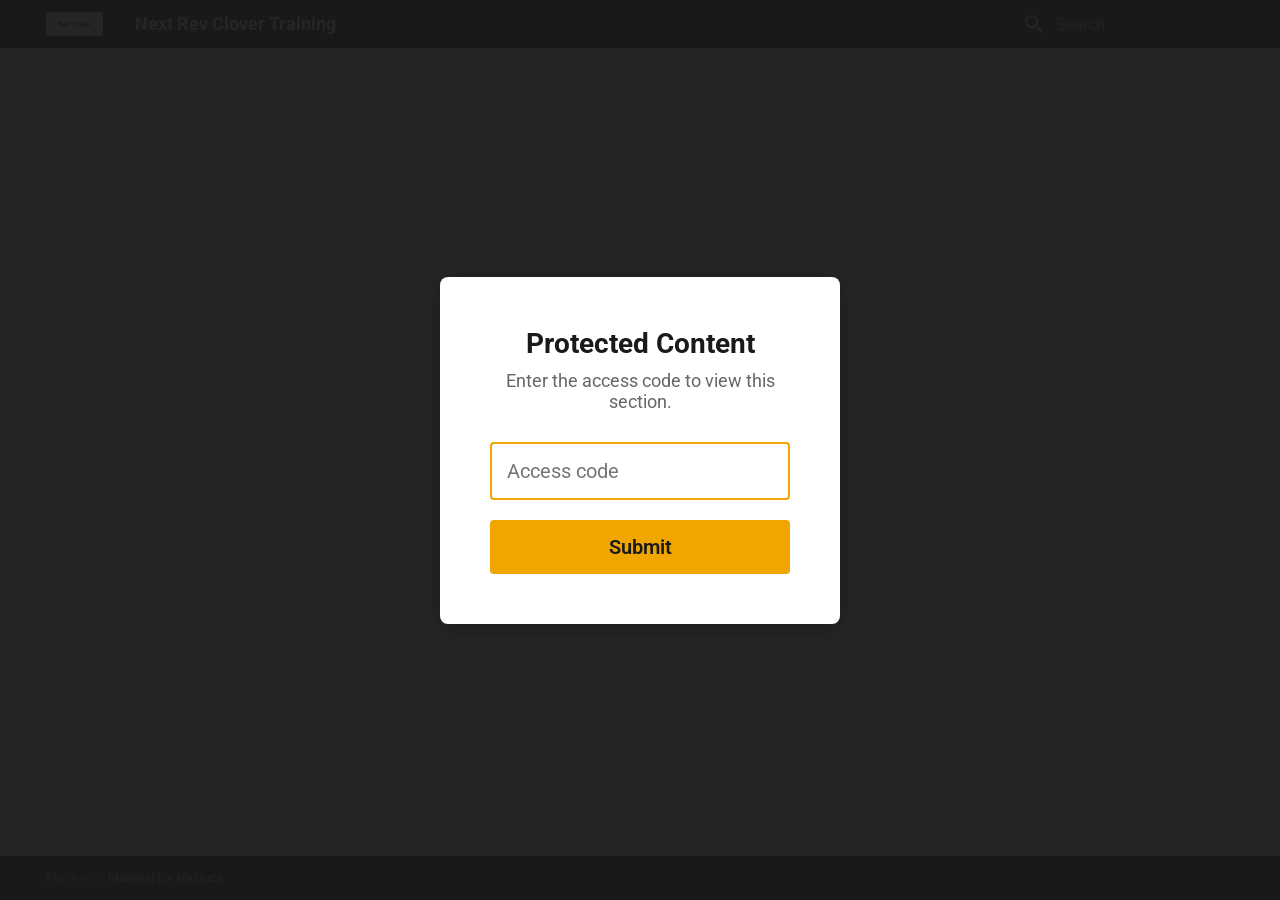
<file: clover-training/bartender/drink-chips/index.html>
<!doctype html>
<html lang="en" class="no-js">
  <head>
    
      <meta charset="utf-8">
      <meta name="viewport" content="width=device-width,initial-scale=1">
      
      
      
        <link rel="canonical" href="https://nxtrev.com/clover-training/bartender/drink-chips/">
      
      
        <link rel="prev" href="../employee-shift-drink/">
      
      
        <link rel="next" href="../../banquets/banquet-orders/">
      
      
        
      
      
      <link rel="icon" href="../../assets/logo.jpg">
      <meta name="generator" content="mkdocs-1.6.1, mkdocs-material-9.7.4">
    
    
      
        <title>Drink Chips - Next Rev Clover Training</title>
      
    
    
      <link rel="stylesheet" href="../../assets/stylesheets/main.484c7ddc.min.css">
      
        
        <link rel="stylesheet" href="../../assets/stylesheets/palette.ab4e12ef.min.css">
      
      


    
    
      
    
    
      
        
        
        <link rel="preconnect" href="https://fonts.gstatic.com" crossorigin>
        <link rel="stylesheet" href="https://fonts.googleapis.com/css?family=Roboto:300,300i,400,400i,700,700i%7CRoboto+Mono:400,400i,700,700i&display=fallback">
        <style>:root{--md-text-font:"Roboto";--md-code-font:"Roboto Mono"}</style>
      
    
    
      <link rel="stylesheet" href="../../assets/stylesheets/extra.css">
    
    <script>__md_scope=new URL("../..",location),__md_hash=e=>[...e].reduce(((e,_)=>(e<<5)-e+_.charCodeAt(0)),0),__md_get=(e,_=localStorage,t=__md_scope)=>JSON.parse(_.getItem(t.pathname+"."+e)),__md_set=(e,_,t=localStorage,a=__md_scope)=>{try{t.setItem(a.pathname+"."+e,JSON.stringify(_))}catch(e){}}</script>
    
      

    
    
  </head>
  
  
    
    
    
    
    
    <body dir="ltr" data-md-color-scheme="default" data-md-color-primary="custom" data-md-color-accent="custom">
  
    
    <input class="md-toggle" data-md-toggle="drawer" type="checkbox" id="__drawer" autocomplete="off">
    <input class="md-toggle" data-md-toggle="search" type="checkbox" id="__search" autocomplete="off">
    <label class="md-overlay" for="__drawer"></label>
    <div data-md-component="skip">
      
        
        <a href="#drink-chips" class="md-skip">
          Skip to content
        </a>
      
    </div>
    <div data-md-component="announce">
      
    </div>
    
    
      

  

<header class="md-header md-header--shadow" data-md-component="header">
  <nav class="md-header__inner md-grid" aria-label="Header">
    <a href="../.." title="Next Rev Clover Training" class="md-header__button md-logo" aria-label="Next Rev Clover Training" data-md-component="logo">
      
  <img src="../../assets/logo.jpg" alt="logo">

    </a>
    <label class="md-header__button md-icon" for="__drawer">
      
      <svg xmlns="http://www.w3.org/2000/svg" viewBox="0 0 24 24"><path d="M3 6h18v2H3zm0 5h18v2H3zm0 5h18v2H3z"/></svg>
    </label>
    <div class="md-header__title" data-md-component="header-title">
      <div class="md-header__ellipsis">
        <div class="md-header__topic">
          <span class="md-ellipsis">
            Next Rev Clover Training
          </span>
        </div>
        <div class="md-header__topic" data-md-component="header-topic">
          <span class="md-ellipsis">
            
              Drink Chips
            
          </span>
        </div>
      </div>
    </div>
    
      
    
    
    
    
      
      
        <label class="md-header__button md-icon" for="__search">
          
          <svg xmlns="http://www.w3.org/2000/svg" viewBox="0 0 24 24"><path d="M9.5 3A6.5 6.5 0 0 1 16 9.5c0 1.61-.59 3.09-1.56 4.23l.27.27h.79l5 5-1.5 1.5-5-5v-.79l-.27-.27A6.52 6.52 0 0 1 9.5 16 6.5 6.5 0 0 1 3 9.5 6.5 6.5 0 0 1 9.5 3m0 2C7 5 5 7 5 9.5S7 14 9.5 14 14 12 14 9.5 12 5 9.5 5"/></svg>
        </label>
        <div class="md-search" data-md-component="search" role="dialog">
  <label class="md-search__overlay" for="__search"></label>
  <div class="md-search__inner" role="search">
    <form class="md-search__form" name="search">
      <input type="text" class="md-search__input" name="query" aria-label="Search" placeholder="Search" autocapitalize="off" autocorrect="off" autocomplete="off" spellcheck="false" data-md-component="search-query" required>
      <label class="md-search__icon md-icon" for="__search">
        
        <svg xmlns="http://www.w3.org/2000/svg" viewBox="0 0 24 24"><path d="M9.5 3A6.5 6.5 0 0 1 16 9.5c0 1.61-.59 3.09-1.56 4.23l.27.27h.79l5 5-1.5 1.5-5-5v-.79l-.27-.27A6.52 6.52 0 0 1 9.5 16 6.5 6.5 0 0 1 3 9.5 6.5 6.5 0 0 1 9.5 3m0 2C7 5 5 7 5 9.5S7 14 9.5 14 14 12 14 9.5 12 5 9.5 5"/></svg>
        
        <svg xmlns="http://www.w3.org/2000/svg" viewBox="0 0 24 24"><path d="M20 11v2H8l5.5 5.5-1.42 1.42L4.16 12l7.92-7.92L13.5 5.5 8 11z"/></svg>
      </label>
      <nav class="md-search__options" aria-label="Search">
        
          <a href="javascript:void(0)" class="md-search__icon md-icon" title="Share" aria-label="Share" data-clipboard data-clipboard-text="" data-md-component="search-share" tabindex="-1">
            
            <svg xmlns="http://www.w3.org/2000/svg" viewBox="0 0 24 24"><path d="M18 16.08c-.76 0-1.44.3-1.96.77L8.91 12.7c.05-.23.09-.46.09-.7s-.04-.47-.09-.7l7.05-4.11c.54.5 1.25.81 2.04.81a3 3 0 0 0 3-3 3 3 0 0 0-3-3 3 3 0 0 0-3 3c0 .24.04.47.09.7L8.04 9.81C7.5 9.31 6.79 9 6 9a3 3 0 0 0-3 3 3 3 0 0 0 3 3c.79 0 1.5-.31 2.04-.81l7.12 4.15c-.05.21-.08.43-.08.66 0 1.61 1.31 2.91 2.92 2.91s2.92-1.3 2.92-2.91A2.92 2.92 0 0 0 18 16.08"/></svg>
          </a>
        
        <button type="reset" class="md-search__icon md-icon" title="Clear" aria-label="Clear" tabindex="-1">
          
          <svg xmlns="http://www.w3.org/2000/svg" viewBox="0 0 24 24"><path d="M19 6.41 17.59 5 12 10.59 6.41 5 5 6.41 10.59 12 5 17.59 6.41 19 12 13.41 17.59 19 19 17.59 13.41 12z"/></svg>
        </button>
      </nav>
      
    </form>
    <div class="md-search__output">
      <div class="md-search__scrollwrap" tabindex="0" data-md-scrollfix>
        <div class="md-search-result" data-md-component="search-result">
          <div class="md-search-result__meta">
            Initializing search
          </div>
          <ol class="md-search-result__list" role="presentation"></ol>
        </div>
      </div>
    </div>
  </div>
</div>
      
    
    
  </nav>
  
</header>
    
    <div class="md-container" data-md-component="container">
      
      
        
          
        
      
      <main class="md-main" data-md-component="main">
        <div class="md-main__inner md-grid">
          
            
              
              <div class="md-sidebar md-sidebar--primary" data-md-component="sidebar" data-md-type="navigation" >
                <div class="md-sidebar__scrollwrap">
                  <div class="md-sidebar__inner">
                    



<nav class="md-nav md-nav--primary" aria-label="Navigation" data-md-level="0">
  <label class="md-nav__title" for="__drawer">
    <a href="../.." title="Next Rev Clover Training" class="md-nav__button md-logo" aria-label="Next Rev Clover Training" data-md-component="logo">
      
  <img src="../../assets/logo.jpg" alt="logo">

    </a>
    Next Rev Clover Training
  </label>
  
  <ul class="md-nav__list" data-md-scrollfix>
    
      
      
  
  
  
  
    <li class="md-nav__item">
      <a href="../.." class="md-nav__link">
        
  
  
  <span class="md-ellipsis">
    
  
    Home
  

    
  </span>
  
  

      </a>
    </li>
  

    
      
      
  
  
  
  
    
    
    
    
    
    <li class="md-nav__item md-nav__item--nested">
      
        
        
        <input class="md-nav__toggle md-toggle " type="checkbox" id="__nav_2" >
        
          
          <label class="md-nav__link" for="__nav_2" id="__nav_2_label" tabindex="0">
            
  
  
  <span class="md-ellipsis">
    
  
    General
  

    
  </span>
  
  

            <span class="md-nav__icon md-icon"></span>
          </label>
        
        <nav class="md-nav" data-md-level="1" aria-labelledby="__nav_2_label" aria-expanded="false">
          <label class="md-nav__title" for="__nav_2">
            <span class="md-nav__icon md-icon"></span>
            
  
    General
  

          </label>
          <ul class="md-nav__list" data-md-scrollfix>
            
              
                
  
  
  
  
    <li class="md-nav__item">
      <a href="../../general/pos-login/" class="md-nav__link">
        
  
  
  <span class="md-ellipsis">
    
  
    POS Login
  

    
  </span>
  
  

      </a>
    </li>
  

              
            
              
                
  
  
  
  
    <li class="md-nav__item">
      <a href="../../general/menu-selection/" class="md-nav__link">
        
  
  
  <span class="md-ellipsis">
    
  
    Menu Selection
  

    
  </span>
  
  

      </a>
    </li>
  

              
            
          </ul>
        </nav>
      
    </li>
  

    
      
      
  
  
  
  
    
    
    
    
    
    <li class="md-nav__item md-nav__item--nested">
      
        
        
        <input class="md-nav__toggle md-toggle " type="checkbox" id="__nav_3" >
        
          
          <label class="md-nav__link" for="__nav_3" id="__nav_3_label" tabindex="0">
            
  
  
  <span class="md-ellipsis">
    
  
    Shifts
  

    
  </span>
  
  

            <span class="md-nav__icon md-icon"></span>
          </label>
        
        <nav class="md-nav" data-md-level="1" aria-labelledby="__nav_3_label" aria-expanded="false">
          <label class="md-nav__title" for="__nav_3">
            <span class="md-nav__icon md-icon"></span>
            
  
    Shifts
  

          </label>
          <ul class="md-nav__list" data-md-scrollfix>
            
              
                
  
  
  
  
    <li class="md-nav__item">
      <a href="../../shifts/clock-in/" class="md-nav__link">
        
  
  
  <span class="md-ellipsis">
    
  
    Clock In
  

    
  </span>
  
  

      </a>
    </li>
  

              
            
              
                
  
  
  
  
    <li class="md-nav__item">
      <a href="../../shifts/clock-out/" class="md-nav__link">
        
  
  
  <span class="md-ellipsis">
    
  
    Clock Out
  

    
  </span>
  
  

      </a>
    </li>
  

              
            
              
                
  
  
  
  
    <li class="md-nav__item">
      <a href="../../shifts/server-settlement-report/" class="md-nav__link">
        
  
  
  <span class="md-ellipsis">
    
  
    Server Settlement Report
  

    
  </span>
  
  

      </a>
    </li>
  

              
            
              
                
  
  
  
  
    <li class="md-nav__item">
      <a href="../../shifts/employee-food-discount/" class="md-nav__link">
        
  
  
  <span class="md-ellipsis">
    
  
    Employee Food Discount
  

    
  </span>
  
  

      </a>
    </li>
  

              
            
          </ul>
        </nav>
      
    </li>
  

    
      
      
  
  
  
  
    
    
    
    
    
    <li class="md-nav__item md-nav__item--nested">
      
        
        
        <input class="md-nav__toggle md-toggle " type="checkbox" id="__nav_4" >
        
          
          <label class="md-nav__link" for="__nav_4" id="__nav_4_label" tabindex="0">
            
  
  
  <span class="md-ellipsis">
    
  
    Opening Orders
  

    
  </span>
  
  

            <span class="md-nav__icon md-icon"></span>
          </label>
        
        <nav class="md-nav" data-md-level="1" aria-labelledby="__nav_4_label" aria-expanded="false">
          <label class="md-nav__title" for="__nav_4">
            <span class="md-nav__icon md-icon"></span>
            
  
    Opening Orders
  

          </label>
          <ul class="md-nav__list" data-md-scrollfix>
            
              
                
  
  
  
  
    <li class="md-nav__item">
      <a href="../../opening-orders/open-member-order-bar/" class="md-nav__link">
        
  
  
  <span class="md-ellipsis">
    
  
    Member Order (Bar)
  

    
  </span>
  
  

      </a>
    </li>
  

              
            
              
                
  
  
  
  
    <li class="md-nav__item">
      <a href="../../opening-orders/open-member-order-table/" class="md-nav__link">
        
  
  
  <span class="md-ellipsis">
    
  
    Member Order (Table)
  

    
  </span>
  
  

      </a>
    </li>
  

              
            
              
                
  
  
  
  
    <li class="md-nav__item">
      <a href="../../opening-orders/open-non-member-order/" class="md-nav__link">
        
  
  
  <span class="md-ellipsis">
    
  
    Non-Member Order
  

    
  </span>
  
  

      </a>
    </li>
  

              
            
              
                
  
  
  
  
    <li class="md-nav__item">
      <a href="../../opening-orders/takeout-order/" class="md-nav__link">
        
  
  
  <span class="md-ellipsis">
    
  
    Takeout Order
  

    
  </span>
  
  

      </a>
    </li>
  

              
            
              
                
  
  
  
  
    <li class="md-nav__item">
      <a href="../../opening-orders/credit-pre-auth/" class="md-nav__link">
        
  
  
  <span class="md-ellipsis">
    
  
    Credit Pre-Auth
  

    
  </span>
  
  

      </a>
    </li>
  

              
            
          </ul>
        </nav>
      
    </li>
  

    
      
      
  
  
  
  
    
    
    
    
    
    <li class="md-nav__item md-nav__item--nested">
      
        
        
        <input class="md-nav__toggle md-toggle " type="checkbox" id="__nav_5" >
        
          
          <label class="md-nav__link" for="__nav_5" id="__nav_5_label" tabindex="0">
            
  
  
  <span class="md-ellipsis">
    
  
    Updating Orders
  

    
  </span>
  
  

            <span class="md-nav__icon md-icon"></span>
          </label>
        
        <nav class="md-nav" data-md-level="1" aria-labelledby="__nav_5_label" aria-expanded="false">
          <label class="md-nav__title" for="__nav_5">
            <span class="md-nav__icon md-icon"></span>
            
  
    Updating Orders
  

          </label>
          <ul class="md-nav__list" data-md-scrollfix>
            
              
                
  
  
  
  
    <li class="md-nav__item">
      <a href="../../updating-orders/add-and-remove-items/" class="md-nav__link">
        
  
  
  <span class="md-ellipsis">
    
  
    Add Items
  

    
  </span>
  
  

      </a>
    </li>
  

              
            
              
                
  
  
  
  
    <li class="md-nav__item">
      <a href="../../updating-orders/add-custom-item/" class="md-nav__link">
        
  
  
  <span class="md-ellipsis">
    
  
    Add Custom Item
  

    
  </span>
  
  

      </a>
    </li>
  

              
            
              
                
  
  
  
  
    <li class="md-nav__item">
      <a href="../../updating-orders/remove-or-void-items/" class="md-nav__link">
        
  
  
  <span class="md-ellipsis">
    
  
    Remove or Void Items
  

    
  </span>
  
  

      </a>
    </li>
  

              
            
              
                
  
  
  
  
    <li class="md-nav__item">
      <a href="../../updating-orders/modify-guest-count/" class="md-nav__link">
        
  
  
  <span class="md-ellipsis">
    
  
    Modify Guest Count
  

    
  </span>
  
  

      </a>
    </li>
  

              
            
              
                
  
  
  
  
    <li class="md-nav__item">
      <a href="../../updating-orders/coursing-and-firing/" class="md-nav__link">
        
  
  
  <span class="md-ellipsis">
    
  
    Coursing & Firing
  

    
  </span>
  
  

      </a>
    </li>
  

              
            
              
                
  
  
  
  
    <li class="md-nav__item">
      <a href="../../updating-orders/moving-items/" class="md-nav__link">
        
  
  
  <span class="md-ellipsis">
    
  
    Moving Items
  

    
  </span>
  
  

      </a>
    </li>
  

              
            
              
                
  
  
  
  
    <li class="md-nav__item">
      <a href="../../updating-orders/moving-guests/" class="md-nav__link">
        
  
  
  <span class="md-ellipsis">
    
  
    Moving Guests
  

    
  </span>
  
  

      </a>
    </li>
  

              
            
              
                
  
  
  
  
    <li class="md-nav__item">
      <a href="../../updating-orders/transfer-server/" class="md-nav__link">
        
  
  
  <span class="md-ellipsis">
    
  
    Transfer Server
  

    
  </span>
  
  

      </a>
    </li>
  

              
            
              
                
  
  
  
  
    <li class="md-nav__item">
      <a href="../../updating-orders/moving-tables/" class="md-nav__link">
        
  
  
  <span class="md-ellipsis">
    
  
    Moving Tables
  

    
  </span>
  
  

      </a>
    </li>
  

              
            
              
                
  
  
  
  
    <li class="md-nav__item">
      <a href="../../updating-orders/combining-tables/" class="md-nav__link">
        
  
  
  <span class="md-ellipsis">
    
  
    Combining Tables
  

    
  </span>
  
  

      </a>
    </li>
  

              
            
              
                
  
  
  
  
    <li class="md-nav__item">
      <a href="../../updating-orders/reassign-member/" class="md-nav__link">
        
  
  
  <span class="md-ellipsis">
    
  
    Reassign Member
  

    
  </span>
  
  

      </a>
    </li>
  

              
            
          </ul>
        </nav>
      
    </li>
  

    
      
      
  
  
  
  
    
    
    
    
    
    <li class="md-nav__item md-nav__item--nested">
      
        
        
        <input class="md-nav__toggle md-toggle " type="checkbox" id="__nav_6" >
        
          
          <label class="md-nav__link" for="__nav_6" id="__nav_6_label" tabindex="0">
            
  
  
  <span class="md-ellipsis">
    
  
    Closing Orders
  

    
  </span>
  
  

            <span class="md-nav__icon md-icon"></span>
          </label>
        
        <nav class="md-nav" data-md-level="1" aria-labelledby="__nav_6_label" aria-expanded="false">
          <label class="md-nav__title" for="__nav_6">
            <span class="md-nav__icon md-icon"></span>
            
  
    Closing Orders
  

          </label>
          <ul class="md-nav__list" data-md-scrollfix>
            
              
                
  
  
  
  
    <li class="md-nav__item">
      <a href="../../closing-orders/bill-printing/" class="md-nav__link">
        
  
  
  <span class="md-ellipsis">
    
  
    Bill Printing
  

    
  </span>
  
  

      </a>
    </li>
  

              
            
              
                
  
  
  
  
    <li class="md-nav__item">
      <a href="../../closing-orders/take-payment/" class="md-nav__link">
        
  
  
  <span class="md-ellipsis">
    
  
    Take Payment
  

    
  </span>
  
  

      </a>
    </li>
  

              
            
              
                
  
  
  
  
    <li class="md-nav__item">
      <a href="../../closing-orders/tip-adjustment/" class="md-nav__link">
        
  
  
  <span class="md-ellipsis">
    
  
    Tip Adjustment
  

    
  </span>
  
  

      </a>
    </li>
  

              
            
              
                
  
  
  
  
    <li class="md-nav__item">
      <a href="../../closing-orders/large-table-gratuity/" class="md-nav__link">
        
  
  
  <span class="md-ellipsis">
    
  
    Large Table Gratuity
  

    
  </span>
  
  

      </a>
    </li>
  

              
            
              
                
  
  
  
  
    <li class="md-nav__item">
      <a href="../../closing-orders/unpaid-orders/" class="md-nav__link">
        
  
  
  <span class="md-ellipsis">
    
  
    Unpaid Orders
  

    
  </span>
  
  

      </a>
    </li>
  

              
            
              
                
  
  
  
  
    <li class="md-nav__item">
      <a href="../../closing-orders/refunding-payments/" class="md-nav__link">
        
  
  
  <span class="md-ellipsis">
    
  
    Refunding Payments
  

    
  </span>
  
  

      </a>
    </li>
  

              
            
          </ul>
        </nav>
      
    </li>
  

    
      
      
  
  
  
  
    
    
    
    
    
    <li class="md-nav__item md-nav__item--nested">
      
        
        
        <input class="md-nav__toggle md-toggle " type="checkbox" id="__nav_7" >
        
          
          <label class="md-nav__link" for="__nav_7" id="__nav_7_label" tabindex="0">
            
  
  
  <span class="md-ellipsis">
    
  
    Membership & Daily Book
  

    
  </span>
  
  

            <span class="md-nav__icon md-icon"></span>
          </label>
        
        <nav class="md-nav" data-md-level="1" aria-labelledby="__nav_7_label" aria-expanded="false">
          <label class="md-nav__title" for="__nav_7">
            <span class="md-nav__icon md-icon"></span>
            
  
    Membership & Daily Book
  

          </label>
          <ul class="md-nav__list" data-md-scrollfix>
            
              
                
  
  
  
  
    <li class="md-nav__item">
      <a href="../../membership-daily-book/membership-renewal/" class="md-nav__link">
        
  
  
  <span class="md-ellipsis">
    
  
    Membership Renewal
  

    
  </span>
  
  

      </a>
    </li>
  

              
            
              
                
  
  
  
  
    <li class="md-nav__item">
      <a href="../../membership-daily-book/sign-the-book/" class="md-nav__link">
        
  
  
  <span class="md-ellipsis">
    
  
    Sign the Book
  

    
  </span>
  
  

      </a>
    </li>
  

              
            
          </ul>
        </nav>
      
    </li>
  

    
      
      
  
  
  
  
    
    
    
    
    
    <li class="md-nav__item md-nav__item--nested">
      
        
        
        <input class="md-nav__toggle md-toggle " type="checkbox" id="__nav_8" >
        
          
          <label class="md-nav__link" for="__nav_8" id="__nav_8_label" tabindex="0">
            
  
  
  <span class="md-ellipsis">
    
  
    Gift Cards & Coupons
  

    
  </span>
  
  

            <span class="md-nav__icon md-icon"></span>
          </label>
        
        <nav class="md-nav" data-md-level="1" aria-labelledby="__nav_8_label" aria-expanded="false">
          <label class="md-nav__title" for="__nav_8">
            <span class="md-nav__icon md-icon"></span>
            
  
    Gift Cards & Coupons
  

          </label>
          <ul class="md-nav__list" data-md-scrollfix>
            
              
                
  
  
  
  
    <li class="md-nav__item">
      <a href="../../gift-cards/old-gift-cards/" class="md-nav__link">
        
  
  
  <span class="md-ellipsis">
    
  
    Old Gift Cards
  

    
  </span>
  
  

      </a>
    </li>
  

              
            
              
                
  
  
  
  
    <li class="md-nav__item">
      <a href="../../gift-cards/pay-with-clover-gift-card/" class="md-nav__link">
        
  
  
  <span class="md-ellipsis">
    
  
    Pay with Clover Gift Card
  

    
  </span>
  
  

      </a>
    </li>
  

              
            
              
                
  
  
  
  
    <li class="md-nav__item">
      <a href="../../gift-cards/check-balance/" class="md-nav__link">
        
  
  
  <span class="md-ellipsis">
    
  
    Check Balance
  

    
  </span>
  
  

      </a>
    </li>
  

              
            
              
                
  
  
  
  
    <li class="md-nav__item">
      <a href="../../gift-cards/load-a-clover-gift-card/" class="md-nav__link">
        
  
  
  <span class="md-ellipsis">
    
  
    Load a Clover Gift Card
  

    
  </span>
  
  

      </a>
    </li>
  

              
            
              
                
  
  
  
  
    <li class="md-nav__item">
      <a href="../../gift-cards/coupons/" class="md-nav__link">
        
  
  
  <span class="md-ellipsis">
    
  
    $5 Coupons
  

    
  </span>
  
  

      </a>
    </li>
  

              
            
          </ul>
        </nav>
      
    </li>
  

    
      
      
  
  
    
  
  
  
    
    
    
    
    
    <li class="md-nav__item md-nav__item--active md-nav__item--nested">
      
        
        
        <input class="md-nav__toggle md-toggle " type="checkbox" id="__nav_9" checked>
        
          
          <label class="md-nav__link" for="__nav_9" id="__nav_9_label" tabindex="0">
            
  
  
  <span class="md-ellipsis">
    
  
    Bartender
  

    
  </span>
  
  

            <span class="md-nav__icon md-icon"></span>
          </label>
        
        <nav class="md-nav" data-md-level="1" aria-labelledby="__nav_9_label" aria-expanded="true">
          <label class="md-nav__title" for="__nav_9">
            <span class="md-nav__icon md-icon"></span>
            
  
    Bartender
  

          </label>
          <ul class="md-nav__list" data-md-scrollfix>
            
              
                
  
  
  
  
    <li class="md-nav__item">
      <a href="../record-cash-events/" class="md-nav__link">
        
  
  
  <span class="md-ellipsis">
    
  
    Record Cash Events
  

    
  </span>
  
  

      </a>
    </li>
  

              
            
              
                
  
  
  
  
    <li class="md-nav__item">
      <a href="../terminal-settlement-report/" class="md-nav__link">
        
  
  
  <span class="md-ellipsis">
    
  
    Terminal Settlement Report
  

    
  </span>
  
  

      </a>
    </li>
  

              
            
              
                
  
  
  
  
    <li class="md-nav__item">
      <a href="../employee-shift-drink/" class="md-nav__link">
        
  
  
  <span class="md-ellipsis">
    
  
    Employee Shift Drink
  

    
  </span>
  
  

      </a>
    </li>
  

              
            
              
                
  
  
    
  
  
  
    <li class="md-nav__item md-nav__item--active">
      
      <input class="md-nav__toggle md-toggle" type="checkbox" id="__toc">
      
      
        
      
      
        <label class="md-nav__link md-nav__link--active" for="__toc">
          
  
  
  <span class="md-ellipsis">
    
  
    Drink Chips
  

    
  </span>
  
  

          <span class="md-nav__icon md-icon"></span>
        </label>
      
      <a href="./" class="md-nav__link md-nav__link--active">
        
  
  
  <span class="md-ellipsis">
    
  
    Drink Chips
  

    
  </span>
  
  

      </a>
      
        

<nav class="md-nav md-nav--secondary" aria-label="Table of contents">
  
  
  
    
  
  
    <label class="md-nav__title" for="__toc">
      <span class="md-nav__icon md-icon"></span>
      Table of contents
    </label>
    <ul class="md-nav__list" data-md-component="toc" data-md-scrollfix>
      
        <li class="md-nav__item">
  <a href="#issue-a-drink-chip" class="md-nav__link">
    <span class="md-ellipsis">
      
        Issue a drink chip
      
    </span>
  </a>
  
</li>
      
        <li class="md-nav__item">
  <a href="#redeem-a-drink-chip" class="md-nav__link">
    <span class="md-ellipsis">
      
        Redeem a drink chip
      
    </span>
  </a>
  
    <nav class="md-nav" aria-label="Redeem a drink chip">
      <ul class="md-nav__list">
        
          <li class="md-nav__item">
  <a href="#if-the-order-is-only-for-the-one-drink" class="md-nav__link">
    <span class="md-ellipsis">
      
        If the order is only for the one drink
      
    </span>
  </a>
  
</li>
        
          <li class="md-nav__item">
  <a href="#if-the-drink-chip-does-not-cover-the-full-order-balance" class="md-nav__link">
    <span class="md-ellipsis">
      
        If the drink chip does not cover the full order balance
      
    </span>
  </a>
  
</li>
        
      </ul>
    </nav>
  
</li>
      
    </ul>
  
</nav>
      
    </li>
  

              
            
          </ul>
        </nav>
      
    </li>
  

    
      
      
  
  
  
  
    
    
    
    
    
    <li class="md-nav__item md-nav__item--nested">
      
        
        
        <input class="md-nav__toggle md-toggle " type="checkbox" id="__nav_10" >
        
          
          <label class="md-nav__link" for="__nav_10" id="__nav_10_label" tabindex="0">
            
  
  
  <span class="md-ellipsis">
    
  
    Banquets
  

    
  </span>
  
  

            <span class="md-nav__icon md-icon"></span>
          </label>
        
        <nav class="md-nav" data-md-level="1" aria-labelledby="__nav_10_label" aria-expanded="false">
          <label class="md-nav__title" for="__nav_10">
            <span class="md-nav__icon md-icon"></span>
            
  
    Banquets
  

          </label>
          <ul class="md-nav__list" data-md-scrollfix>
            
              
                
  
  
  
  
    <li class="md-nav__item">
      <a href="../../banquets/banquet-orders/" class="md-nav__link">
        
  
  
  <span class="md-ellipsis">
    
  
    Banquet Orders
  

    
  </span>
  
  

      </a>
    </li>
  

              
            
              
                
  
  
  
  
    <li class="md-nav__item">
      <a href="../../banquets/banquet-deposits/" class="md-nav__link">
        
  
  
  <span class="md-ellipsis">
    
  
    Banquet Deposits
  

    
  </span>
  
  

      </a>
    </li>
  

              
            
          </ul>
        </nav>
      
    </li>
  

    
  </ul>
</nav>
                  </div>
                </div>
              </div>
            
            
              
              <div class="md-sidebar md-sidebar--secondary" data-md-component="sidebar" data-md-type="toc" >
                <div class="md-sidebar__scrollwrap">
                  <div class="md-sidebar__inner">
                    

<nav class="md-nav md-nav--secondary" aria-label="Table of contents">
  
  
  
    
  
  
    <label class="md-nav__title" for="__toc">
      <span class="md-nav__icon md-icon"></span>
      Table of contents
    </label>
    <ul class="md-nav__list" data-md-component="toc" data-md-scrollfix>
      
        <li class="md-nav__item">
  <a href="#issue-a-drink-chip" class="md-nav__link">
    <span class="md-ellipsis">
      
        Issue a drink chip
      
    </span>
  </a>
  
</li>
      
        <li class="md-nav__item">
  <a href="#redeem-a-drink-chip" class="md-nav__link">
    <span class="md-ellipsis">
      
        Redeem a drink chip
      
    </span>
  </a>
  
    <nav class="md-nav" aria-label="Redeem a drink chip">
      <ul class="md-nav__list">
        
          <li class="md-nav__item">
  <a href="#if-the-order-is-only-for-the-one-drink" class="md-nav__link">
    <span class="md-ellipsis">
      
        If the order is only for the one drink
      
    </span>
  </a>
  
</li>
        
          <li class="md-nav__item">
  <a href="#if-the-drink-chip-does-not-cover-the-full-order-balance" class="md-nav__link">
    <span class="md-ellipsis">
      
        If the drink chip does not cover the full order balance
      
    </span>
  </a>
  
</li>
        
      </ul>
    </nav>
  
</li>
      
    </ul>
  
</nav>
                  </div>
                </div>
              </div>
            
          
          
            <div class="md-content" data-md-component="content">
              
                



  


  <nav class="md-path" aria-label="Navigation" >
    <ol class="md-path__list">
      
        
  
  
    <li class="md-path__item">
      <a href="../.." class="md-path__link">
        
  <span class="md-ellipsis">
    Home
  </span>

      </a>
    </li>
  

      
      
        
  
  
    
    
      <li class="md-path__item">
        <a href="../record-cash-events/" class="md-path__link">
          
  <span class="md-ellipsis">
    Bartender
  </span>

        </a>
      </li>
    
  

      
    </ol>
  </nav>

              
              <article class="md-content__inner md-typeset">
                
                  



<h1 id="drink-chips">Drink Chips</h1>
<h2 id="issue-a-drink-chip">Issue a drink chip</h2>
<ol>
<li>From the <strong>DRINK CHIP</strong> menu category, add the drink chip item to the order</li>
<li>The price is variable — type the amount of the drink chip</li>
<li>Write the value of the drink chip on the sticker</li>
</ol>
<h2 id="redeem-a-drink-chip">Redeem a drink chip</h2>
<p>The value of a drink chip must be applied to the order manually, using the <strong>Drink Chip</strong> custom tender.</p>
<div class="admonition warning">
<p class="admonition-title">Warning</p>
<p>Only apply a drink chip <strong>at checkout, as payment is being taken</strong>.</p>
</div>
<h3 id="if-the-order-is-only-for-the-one-drink">If the order is only for the one drink</h3>
<ol>
<li>On the payment screen, at the bottom under <strong>Other</strong>, select <strong>Drink Chip</strong> to pay for the order in full</li>
</ol>
<h3 id="if-the-drink-chip-does-not-cover-the-full-order-balance">If the drink chip does not cover the full order balance</h3>
<ol>
<li>Tap the green <strong>Pay</strong> button → on the payment screen, tap <strong>Split Custom Amount</strong> at the top</li>
<li>Select <strong>Custom</strong> → type the amount of the drink chip to pay the order down by that amount → tap <strong>Pay</strong></li>
<li>At the bottom under <strong>Other</strong>, select <strong>Drink Chip</strong></li>
<li>The remaining balance shows → tap <strong>Next Payment</strong> → pay for the remainder of the order</li>
</ol>
<p>&nbsp;</p>
<p>&nbsp;</p>
<p>&nbsp;</p>












                
              </article>
            </div>
          
          
<script>var target=document.getElementById(location.hash.slice(1));target&&target.name&&(target.checked=target.name.startsWith("__tabbed_"))</script>
        </div>
        
          <button type="button" class="md-top md-icon" data-md-component="top" hidden>
  
  <svg xmlns="http://www.w3.org/2000/svg" viewBox="0 0 24 24"><path d="M13 20h-2V8l-5.5 5.5-1.42-1.42L12 4.16l7.92 7.92-1.42 1.42L13 8z"/></svg>
  Back to top
</button>
        
      </main>
      
        <footer class="md-footer">
  
  <div class="md-footer-meta md-typeset">
    <div class="md-footer-meta__inner md-grid">
      <div class="md-copyright">
  
  
    Made with
    <a href="https://squidfunk.github.io/mkdocs-material/" target="_blank" rel="noopener">
      Material for MkDocs
    </a>
  
</div>
      
    </div>
  </div>
</footer>
      
    </div>
    <div class="md-dialog" data-md-component="dialog">
      <div class="md-dialog__inner md-typeset"></div>
    </div>
    
    
    
      
      
      <script id="__config" type="application/json">{"annotate": null, "base": "../..", "features": ["navigation.top", "navigation.path", "search.highlight", "search.share"], "search": "../../assets/javascripts/workers/search.2c215733.min.js", "tags": null, "translations": {"clipboard.copied": "Copied to clipboard", "clipboard.copy": "Copy to clipboard", "search.result.more.one": "1 more on this page", "search.result.more.other": "# more on this page", "search.result.none": "No matching documents", "search.result.one": "1 matching document", "search.result.other": "# matching documents", "search.result.placeholder": "Type to start searching", "search.result.term.missing": "Missing", "select.version": "Select version"}, "version": null}</script>
    
    
      <script src="../../assets/javascripts/bundle.79ae519e.min.js"></script>
      
        <script src="../../javascripts/auth-gate.js"></script>
      
    
  </body>
</html>
</file>
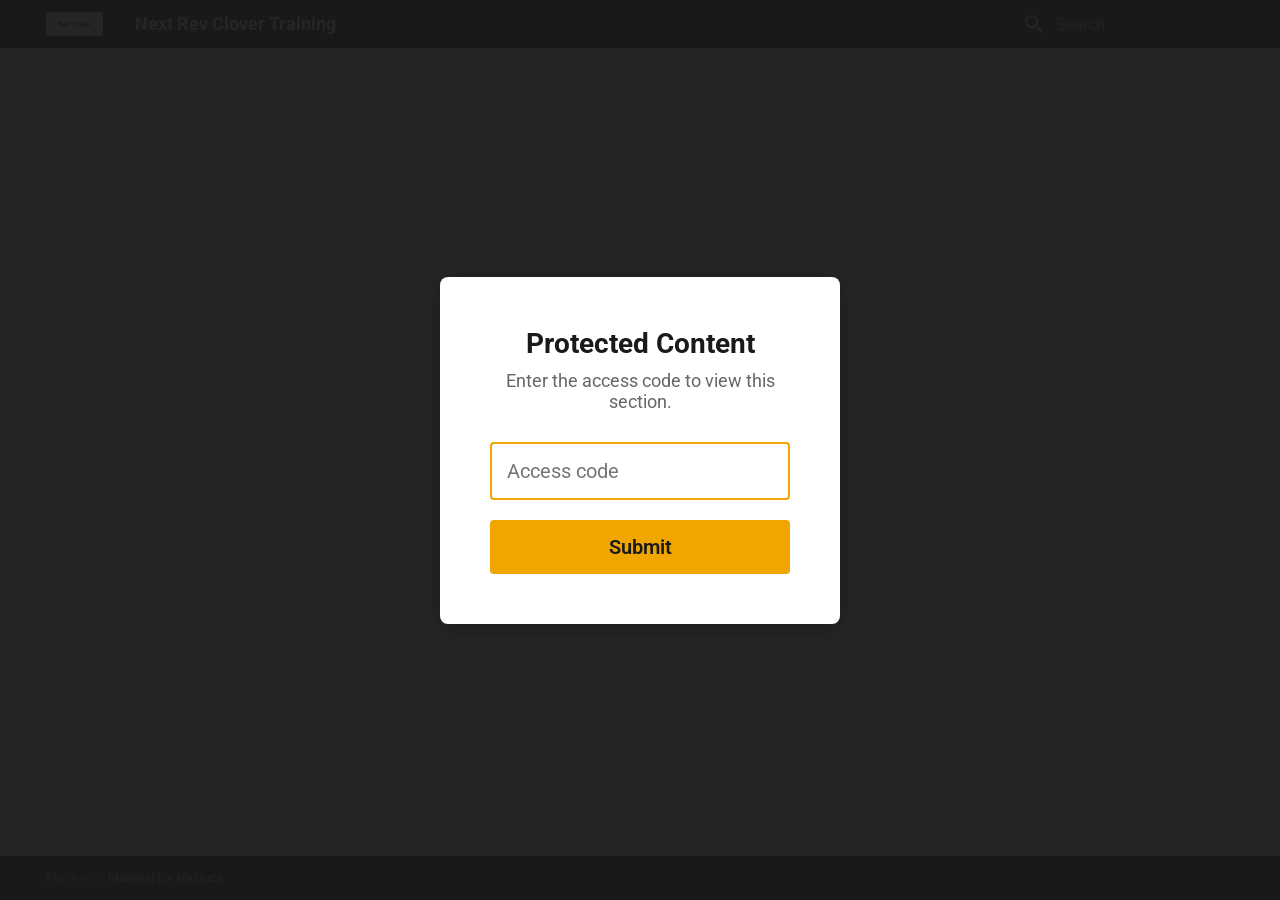
<file: clover-training/bartender/employee-shift-drink/index.html>
<!doctype html>
<html lang="en" class="no-js">
  <head>
    
      <meta charset="utf-8">
      <meta name="viewport" content="width=device-width,initial-scale=1">
      
      
      
        <link rel="canonical" href="https://nxtrev.com/clover-training/bartender/employee-shift-drink/">
      
      
        <link rel="prev" href="../terminal-settlement-report/">
      
      
        <link rel="next" href="../drink-chips/">
      
      
        
      
      
      <link rel="icon" href="../../assets/logo.jpg">
      <meta name="generator" content="mkdocs-1.6.1, mkdocs-material-9.7.4">
    
    
      
        <title>Employee Shift Drink - Next Rev Clover Training</title>
      
    
    
      <link rel="stylesheet" href="../../assets/stylesheets/main.484c7ddc.min.css">
      
        
        <link rel="stylesheet" href="../../assets/stylesheets/palette.ab4e12ef.min.css">
      
      


    
    
      
    
    
      
        
        
        <link rel="preconnect" href="https://fonts.gstatic.com" crossorigin>
        <link rel="stylesheet" href="https://fonts.googleapis.com/css?family=Roboto:300,300i,400,400i,700,700i%7CRoboto+Mono:400,400i,700,700i&display=fallback">
        <style>:root{--md-text-font:"Roboto";--md-code-font:"Roboto Mono"}</style>
      
    
    
      <link rel="stylesheet" href="../../assets/stylesheets/extra.css">
    
    <script>__md_scope=new URL("../..",location),__md_hash=e=>[...e].reduce(((e,_)=>(e<<5)-e+_.charCodeAt(0)),0),__md_get=(e,_=localStorage,t=__md_scope)=>JSON.parse(_.getItem(t.pathname+"."+e)),__md_set=(e,_,t=localStorage,a=__md_scope)=>{try{t.setItem(a.pathname+"."+e,JSON.stringify(_))}catch(e){}}</script>
    
      

    
    
  </head>
  
  
    
    
    
    
    
    <body dir="ltr" data-md-color-scheme="default" data-md-color-primary="custom" data-md-color-accent="custom">
  
    
    <input class="md-toggle" data-md-toggle="drawer" type="checkbox" id="__drawer" autocomplete="off">
    <input class="md-toggle" data-md-toggle="search" type="checkbox" id="__search" autocomplete="off">
    <label class="md-overlay" for="__drawer"></label>
    <div data-md-component="skip">
      
        
        <a href="#employee-shift-drink" class="md-skip">
          Skip to content
        </a>
      
    </div>
    <div data-md-component="announce">
      
    </div>
    
    
      

  

<header class="md-header md-header--shadow" data-md-component="header">
  <nav class="md-header__inner md-grid" aria-label="Header">
    <a href="../.." title="Next Rev Clover Training" class="md-header__button md-logo" aria-label="Next Rev Clover Training" data-md-component="logo">
      
  <img src="../../assets/logo.jpg" alt="logo">

    </a>
    <label class="md-header__button md-icon" for="__drawer">
      
      <svg xmlns="http://www.w3.org/2000/svg" viewBox="0 0 24 24"><path d="M3 6h18v2H3zm0 5h18v2H3zm0 5h18v2H3z"/></svg>
    </label>
    <div class="md-header__title" data-md-component="header-title">
      <div class="md-header__ellipsis">
        <div class="md-header__topic">
          <span class="md-ellipsis">
            Next Rev Clover Training
          </span>
        </div>
        <div class="md-header__topic" data-md-component="header-topic">
          <span class="md-ellipsis">
            
              Employee Shift Drink
            
          </span>
        </div>
      </div>
    </div>
    
      
    
    
    
    
      
      
        <label class="md-header__button md-icon" for="__search">
          
          <svg xmlns="http://www.w3.org/2000/svg" viewBox="0 0 24 24"><path d="M9.5 3A6.5 6.5 0 0 1 16 9.5c0 1.61-.59 3.09-1.56 4.23l.27.27h.79l5 5-1.5 1.5-5-5v-.79l-.27-.27A6.52 6.52 0 0 1 9.5 16 6.5 6.5 0 0 1 3 9.5 6.5 6.5 0 0 1 9.5 3m0 2C7 5 5 7 5 9.5S7 14 9.5 14 14 12 14 9.5 12 5 9.5 5"/></svg>
        </label>
        <div class="md-search" data-md-component="search" role="dialog">
  <label class="md-search__overlay" for="__search"></label>
  <div class="md-search__inner" role="search">
    <form class="md-search__form" name="search">
      <input type="text" class="md-search__input" name="query" aria-label="Search" placeholder="Search" autocapitalize="off" autocorrect="off" autocomplete="off" spellcheck="false" data-md-component="search-query" required>
      <label class="md-search__icon md-icon" for="__search">
        
        <svg xmlns="http://www.w3.org/2000/svg" viewBox="0 0 24 24"><path d="M9.5 3A6.5 6.5 0 0 1 16 9.5c0 1.61-.59 3.09-1.56 4.23l.27.27h.79l5 5-1.5 1.5-5-5v-.79l-.27-.27A6.52 6.52 0 0 1 9.5 16 6.5 6.5 0 0 1 3 9.5 6.5 6.5 0 0 1 9.5 3m0 2C7 5 5 7 5 9.5S7 14 9.5 14 14 12 14 9.5 12 5 9.5 5"/></svg>
        
        <svg xmlns="http://www.w3.org/2000/svg" viewBox="0 0 24 24"><path d="M20 11v2H8l5.5 5.5-1.42 1.42L4.16 12l7.92-7.92L13.5 5.5 8 11z"/></svg>
      </label>
      <nav class="md-search__options" aria-label="Search">
        
          <a href="javascript:void(0)" class="md-search__icon md-icon" title="Share" aria-label="Share" data-clipboard data-clipboard-text="" data-md-component="search-share" tabindex="-1">
            
            <svg xmlns="http://www.w3.org/2000/svg" viewBox="0 0 24 24"><path d="M18 16.08c-.76 0-1.44.3-1.96.77L8.91 12.7c.05-.23.09-.46.09-.7s-.04-.47-.09-.7l7.05-4.11c.54.5 1.25.81 2.04.81a3 3 0 0 0 3-3 3 3 0 0 0-3-3 3 3 0 0 0-3 3c0 .24.04.47.09.7L8.04 9.81C7.5 9.31 6.79 9 6 9a3 3 0 0 0-3 3 3 3 0 0 0 3 3c.79 0 1.5-.31 2.04-.81l7.12 4.15c-.05.21-.08.43-.08.66 0 1.61 1.31 2.91 2.92 2.91s2.92-1.3 2.92-2.91A2.92 2.92 0 0 0 18 16.08"/></svg>
          </a>
        
        <button type="reset" class="md-search__icon md-icon" title="Clear" aria-label="Clear" tabindex="-1">
          
          <svg xmlns="http://www.w3.org/2000/svg" viewBox="0 0 24 24"><path d="M19 6.41 17.59 5 12 10.59 6.41 5 5 6.41 10.59 12 5 17.59 6.41 19 12 13.41 17.59 19 19 17.59 13.41 12z"/></svg>
        </button>
      </nav>
      
    </form>
    <div class="md-search__output">
      <div class="md-search__scrollwrap" tabindex="0" data-md-scrollfix>
        <div class="md-search-result" data-md-component="search-result">
          <div class="md-search-result__meta">
            Initializing search
          </div>
          <ol class="md-search-result__list" role="presentation"></ol>
        </div>
      </div>
    </div>
  </div>
</div>
      
    
    
  </nav>
  
</header>
    
    <div class="md-container" data-md-component="container">
      
      
        
          
        
      
      <main class="md-main" data-md-component="main">
        <div class="md-main__inner md-grid">
          
            
              
              <div class="md-sidebar md-sidebar--primary" data-md-component="sidebar" data-md-type="navigation" >
                <div class="md-sidebar__scrollwrap">
                  <div class="md-sidebar__inner">
                    



<nav class="md-nav md-nav--primary" aria-label="Navigation" data-md-level="0">
  <label class="md-nav__title" for="__drawer">
    <a href="../.." title="Next Rev Clover Training" class="md-nav__button md-logo" aria-label="Next Rev Clover Training" data-md-component="logo">
      
  <img src="../../assets/logo.jpg" alt="logo">

    </a>
    Next Rev Clover Training
  </label>
  
  <ul class="md-nav__list" data-md-scrollfix>
    
      
      
  
  
  
  
    <li class="md-nav__item">
      <a href="../.." class="md-nav__link">
        
  
  
  <span class="md-ellipsis">
    
  
    Home
  

    
  </span>
  
  

      </a>
    </li>
  

    
      
      
  
  
  
  
    
    
    
    
    
    <li class="md-nav__item md-nav__item--nested">
      
        
        
        <input class="md-nav__toggle md-toggle " type="checkbox" id="__nav_2" >
        
          
          <label class="md-nav__link" for="__nav_2" id="__nav_2_label" tabindex="0">
            
  
  
  <span class="md-ellipsis">
    
  
    General
  

    
  </span>
  
  

            <span class="md-nav__icon md-icon"></span>
          </label>
        
        <nav class="md-nav" data-md-level="1" aria-labelledby="__nav_2_label" aria-expanded="false">
          <label class="md-nav__title" for="__nav_2">
            <span class="md-nav__icon md-icon"></span>
            
  
    General
  

          </label>
          <ul class="md-nav__list" data-md-scrollfix>
            
              
                
  
  
  
  
    <li class="md-nav__item">
      <a href="../../general/pos-login/" class="md-nav__link">
        
  
  
  <span class="md-ellipsis">
    
  
    POS Login
  

    
  </span>
  
  

      </a>
    </li>
  

              
            
              
                
  
  
  
  
    <li class="md-nav__item">
      <a href="../../general/menu-selection/" class="md-nav__link">
        
  
  
  <span class="md-ellipsis">
    
  
    Menu Selection
  

    
  </span>
  
  

      </a>
    </li>
  

              
            
          </ul>
        </nav>
      
    </li>
  

    
      
      
  
  
  
  
    
    
    
    
    
    <li class="md-nav__item md-nav__item--nested">
      
        
        
        <input class="md-nav__toggle md-toggle " type="checkbox" id="__nav_3" >
        
          
          <label class="md-nav__link" for="__nav_3" id="__nav_3_label" tabindex="0">
            
  
  
  <span class="md-ellipsis">
    
  
    Shifts
  

    
  </span>
  
  

            <span class="md-nav__icon md-icon"></span>
          </label>
        
        <nav class="md-nav" data-md-level="1" aria-labelledby="__nav_3_label" aria-expanded="false">
          <label class="md-nav__title" for="__nav_3">
            <span class="md-nav__icon md-icon"></span>
            
  
    Shifts
  

          </label>
          <ul class="md-nav__list" data-md-scrollfix>
            
              
                
  
  
  
  
    <li class="md-nav__item">
      <a href="../../shifts/clock-in/" class="md-nav__link">
        
  
  
  <span class="md-ellipsis">
    
  
    Clock In
  

    
  </span>
  
  

      </a>
    </li>
  

              
            
              
                
  
  
  
  
    <li class="md-nav__item">
      <a href="../../shifts/clock-out/" class="md-nav__link">
        
  
  
  <span class="md-ellipsis">
    
  
    Clock Out
  

    
  </span>
  
  

      </a>
    </li>
  

              
            
              
                
  
  
  
  
    <li class="md-nav__item">
      <a href="../../shifts/server-settlement-report/" class="md-nav__link">
        
  
  
  <span class="md-ellipsis">
    
  
    Server Settlement Report
  

    
  </span>
  
  

      </a>
    </li>
  

              
            
              
                
  
  
  
  
    <li class="md-nav__item">
      <a href="../../shifts/employee-food-discount/" class="md-nav__link">
        
  
  
  <span class="md-ellipsis">
    
  
    Employee Food Discount
  

    
  </span>
  
  

      </a>
    </li>
  

              
            
          </ul>
        </nav>
      
    </li>
  

    
      
      
  
  
  
  
    
    
    
    
    
    <li class="md-nav__item md-nav__item--nested">
      
        
        
        <input class="md-nav__toggle md-toggle " type="checkbox" id="__nav_4" >
        
          
          <label class="md-nav__link" for="__nav_4" id="__nav_4_label" tabindex="0">
            
  
  
  <span class="md-ellipsis">
    
  
    Opening Orders
  

    
  </span>
  
  

            <span class="md-nav__icon md-icon"></span>
          </label>
        
        <nav class="md-nav" data-md-level="1" aria-labelledby="__nav_4_label" aria-expanded="false">
          <label class="md-nav__title" for="__nav_4">
            <span class="md-nav__icon md-icon"></span>
            
  
    Opening Orders
  

          </label>
          <ul class="md-nav__list" data-md-scrollfix>
            
              
                
  
  
  
  
    <li class="md-nav__item">
      <a href="../../opening-orders/open-member-order-bar/" class="md-nav__link">
        
  
  
  <span class="md-ellipsis">
    
  
    Member Order (Bar)
  

    
  </span>
  
  

      </a>
    </li>
  

              
            
              
                
  
  
  
  
    <li class="md-nav__item">
      <a href="../../opening-orders/open-member-order-table/" class="md-nav__link">
        
  
  
  <span class="md-ellipsis">
    
  
    Member Order (Table)
  

    
  </span>
  
  

      </a>
    </li>
  

              
            
              
                
  
  
  
  
    <li class="md-nav__item">
      <a href="../../opening-orders/open-non-member-order/" class="md-nav__link">
        
  
  
  <span class="md-ellipsis">
    
  
    Non-Member Order
  

    
  </span>
  
  

      </a>
    </li>
  

              
            
              
                
  
  
  
  
    <li class="md-nav__item">
      <a href="../../opening-orders/takeout-order/" class="md-nav__link">
        
  
  
  <span class="md-ellipsis">
    
  
    Takeout Order
  

    
  </span>
  
  

      </a>
    </li>
  

              
            
              
                
  
  
  
  
    <li class="md-nav__item">
      <a href="../../opening-orders/credit-pre-auth/" class="md-nav__link">
        
  
  
  <span class="md-ellipsis">
    
  
    Credit Pre-Auth
  

    
  </span>
  
  

      </a>
    </li>
  

              
            
          </ul>
        </nav>
      
    </li>
  

    
      
      
  
  
  
  
    
    
    
    
    
    <li class="md-nav__item md-nav__item--nested">
      
        
        
        <input class="md-nav__toggle md-toggle " type="checkbox" id="__nav_5" >
        
          
          <label class="md-nav__link" for="__nav_5" id="__nav_5_label" tabindex="0">
            
  
  
  <span class="md-ellipsis">
    
  
    Updating Orders
  

    
  </span>
  
  

            <span class="md-nav__icon md-icon"></span>
          </label>
        
        <nav class="md-nav" data-md-level="1" aria-labelledby="__nav_5_label" aria-expanded="false">
          <label class="md-nav__title" for="__nav_5">
            <span class="md-nav__icon md-icon"></span>
            
  
    Updating Orders
  

          </label>
          <ul class="md-nav__list" data-md-scrollfix>
            
              
                
  
  
  
  
    <li class="md-nav__item">
      <a href="../../updating-orders/add-and-remove-items/" class="md-nav__link">
        
  
  
  <span class="md-ellipsis">
    
  
    Add Items
  

    
  </span>
  
  

      </a>
    </li>
  

              
            
              
                
  
  
  
  
    <li class="md-nav__item">
      <a href="../../updating-orders/add-custom-item/" class="md-nav__link">
        
  
  
  <span class="md-ellipsis">
    
  
    Add Custom Item
  

    
  </span>
  
  

      </a>
    </li>
  

              
            
              
                
  
  
  
  
    <li class="md-nav__item">
      <a href="../../updating-orders/remove-or-void-items/" class="md-nav__link">
        
  
  
  <span class="md-ellipsis">
    
  
    Remove or Void Items
  

    
  </span>
  
  

      </a>
    </li>
  

              
            
              
                
  
  
  
  
    <li class="md-nav__item">
      <a href="../../updating-orders/modify-guest-count/" class="md-nav__link">
        
  
  
  <span class="md-ellipsis">
    
  
    Modify Guest Count
  

    
  </span>
  
  

      </a>
    </li>
  

              
            
              
                
  
  
  
  
    <li class="md-nav__item">
      <a href="../../updating-orders/coursing-and-firing/" class="md-nav__link">
        
  
  
  <span class="md-ellipsis">
    
  
    Coursing & Firing
  

    
  </span>
  
  

      </a>
    </li>
  

              
            
              
                
  
  
  
  
    <li class="md-nav__item">
      <a href="../../updating-orders/moving-items/" class="md-nav__link">
        
  
  
  <span class="md-ellipsis">
    
  
    Moving Items
  

    
  </span>
  
  

      </a>
    </li>
  

              
            
              
                
  
  
  
  
    <li class="md-nav__item">
      <a href="../../updating-orders/moving-guests/" class="md-nav__link">
        
  
  
  <span class="md-ellipsis">
    
  
    Moving Guests
  

    
  </span>
  
  

      </a>
    </li>
  

              
            
              
                
  
  
  
  
    <li class="md-nav__item">
      <a href="../../updating-orders/transfer-server/" class="md-nav__link">
        
  
  
  <span class="md-ellipsis">
    
  
    Transfer Server
  

    
  </span>
  
  

      </a>
    </li>
  

              
            
              
                
  
  
  
  
    <li class="md-nav__item">
      <a href="../../updating-orders/moving-tables/" class="md-nav__link">
        
  
  
  <span class="md-ellipsis">
    
  
    Moving Tables
  

    
  </span>
  
  

      </a>
    </li>
  

              
            
              
                
  
  
  
  
    <li class="md-nav__item">
      <a href="../../updating-orders/combining-tables/" class="md-nav__link">
        
  
  
  <span class="md-ellipsis">
    
  
    Combining Tables
  

    
  </span>
  
  

      </a>
    </li>
  

              
            
              
                
  
  
  
  
    <li class="md-nav__item">
      <a href="../../updating-orders/reassign-member/" class="md-nav__link">
        
  
  
  <span class="md-ellipsis">
    
  
    Reassign Member
  

    
  </span>
  
  

      </a>
    </li>
  

              
            
          </ul>
        </nav>
      
    </li>
  

    
      
      
  
  
  
  
    
    
    
    
    
    <li class="md-nav__item md-nav__item--nested">
      
        
        
        <input class="md-nav__toggle md-toggle " type="checkbox" id="__nav_6" >
        
          
          <label class="md-nav__link" for="__nav_6" id="__nav_6_label" tabindex="0">
            
  
  
  <span class="md-ellipsis">
    
  
    Closing Orders
  

    
  </span>
  
  

            <span class="md-nav__icon md-icon"></span>
          </label>
        
        <nav class="md-nav" data-md-level="1" aria-labelledby="__nav_6_label" aria-expanded="false">
          <label class="md-nav__title" for="__nav_6">
            <span class="md-nav__icon md-icon"></span>
            
  
    Closing Orders
  

          </label>
          <ul class="md-nav__list" data-md-scrollfix>
            
              
                
  
  
  
  
    <li class="md-nav__item">
      <a href="../../closing-orders/bill-printing/" class="md-nav__link">
        
  
  
  <span class="md-ellipsis">
    
  
    Bill Printing
  

    
  </span>
  
  

      </a>
    </li>
  

              
            
              
                
  
  
  
  
    <li class="md-nav__item">
      <a href="../../closing-orders/take-payment/" class="md-nav__link">
        
  
  
  <span class="md-ellipsis">
    
  
    Take Payment
  

    
  </span>
  
  

      </a>
    </li>
  

              
            
              
                
  
  
  
  
    <li class="md-nav__item">
      <a href="../../closing-orders/tip-adjustment/" class="md-nav__link">
        
  
  
  <span class="md-ellipsis">
    
  
    Tip Adjustment
  

    
  </span>
  
  

      </a>
    </li>
  

              
            
              
                
  
  
  
  
    <li class="md-nav__item">
      <a href="../../closing-orders/large-table-gratuity/" class="md-nav__link">
        
  
  
  <span class="md-ellipsis">
    
  
    Large Table Gratuity
  

    
  </span>
  
  

      </a>
    </li>
  

              
            
              
                
  
  
  
  
    <li class="md-nav__item">
      <a href="../../closing-orders/unpaid-orders/" class="md-nav__link">
        
  
  
  <span class="md-ellipsis">
    
  
    Unpaid Orders
  

    
  </span>
  
  

      </a>
    </li>
  

              
            
              
                
  
  
  
  
    <li class="md-nav__item">
      <a href="../../closing-orders/refunding-payments/" class="md-nav__link">
        
  
  
  <span class="md-ellipsis">
    
  
    Refunding Payments
  

    
  </span>
  
  

      </a>
    </li>
  

              
            
          </ul>
        </nav>
      
    </li>
  

    
      
      
  
  
  
  
    
    
    
    
    
    <li class="md-nav__item md-nav__item--nested">
      
        
        
        <input class="md-nav__toggle md-toggle " type="checkbox" id="__nav_7" >
        
          
          <label class="md-nav__link" for="__nav_7" id="__nav_7_label" tabindex="0">
            
  
  
  <span class="md-ellipsis">
    
  
    Membership & Daily Book
  

    
  </span>
  
  

            <span class="md-nav__icon md-icon"></span>
          </label>
        
        <nav class="md-nav" data-md-level="1" aria-labelledby="__nav_7_label" aria-expanded="false">
          <label class="md-nav__title" for="__nav_7">
            <span class="md-nav__icon md-icon"></span>
            
  
    Membership & Daily Book
  

          </label>
          <ul class="md-nav__list" data-md-scrollfix>
            
              
                
  
  
  
  
    <li class="md-nav__item">
      <a href="../../membership-daily-book/membership-renewal/" class="md-nav__link">
        
  
  
  <span class="md-ellipsis">
    
  
    Membership Renewal
  

    
  </span>
  
  

      </a>
    </li>
  

              
            
              
                
  
  
  
  
    <li class="md-nav__item">
      <a href="../../membership-daily-book/sign-the-book/" class="md-nav__link">
        
  
  
  <span class="md-ellipsis">
    
  
    Sign the Book
  

    
  </span>
  
  

      </a>
    </li>
  

              
            
          </ul>
        </nav>
      
    </li>
  

    
      
      
  
  
  
  
    
    
    
    
    
    <li class="md-nav__item md-nav__item--nested">
      
        
        
        <input class="md-nav__toggle md-toggle " type="checkbox" id="__nav_8" >
        
          
          <label class="md-nav__link" for="__nav_8" id="__nav_8_label" tabindex="0">
            
  
  
  <span class="md-ellipsis">
    
  
    Gift Cards & Coupons
  

    
  </span>
  
  

            <span class="md-nav__icon md-icon"></span>
          </label>
        
        <nav class="md-nav" data-md-level="1" aria-labelledby="__nav_8_label" aria-expanded="false">
          <label class="md-nav__title" for="__nav_8">
            <span class="md-nav__icon md-icon"></span>
            
  
    Gift Cards & Coupons
  

          </label>
          <ul class="md-nav__list" data-md-scrollfix>
            
              
                
  
  
  
  
    <li class="md-nav__item">
      <a href="../../gift-cards/old-gift-cards/" class="md-nav__link">
        
  
  
  <span class="md-ellipsis">
    
  
    Old Gift Cards
  

    
  </span>
  
  

      </a>
    </li>
  

              
            
              
                
  
  
  
  
    <li class="md-nav__item">
      <a href="../../gift-cards/pay-with-clover-gift-card/" class="md-nav__link">
        
  
  
  <span class="md-ellipsis">
    
  
    Pay with Clover Gift Card
  

    
  </span>
  
  

      </a>
    </li>
  

              
            
              
                
  
  
  
  
    <li class="md-nav__item">
      <a href="../../gift-cards/check-balance/" class="md-nav__link">
        
  
  
  <span class="md-ellipsis">
    
  
    Check Balance
  

    
  </span>
  
  

      </a>
    </li>
  

              
            
              
                
  
  
  
  
    <li class="md-nav__item">
      <a href="../../gift-cards/load-a-clover-gift-card/" class="md-nav__link">
        
  
  
  <span class="md-ellipsis">
    
  
    Load a Clover Gift Card
  

    
  </span>
  
  

      </a>
    </li>
  

              
            
              
                
  
  
  
  
    <li class="md-nav__item">
      <a href="../../gift-cards/coupons/" class="md-nav__link">
        
  
  
  <span class="md-ellipsis">
    
  
    $5 Coupons
  

    
  </span>
  
  

      </a>
    </li>
  

              
            
          </ul>
        </nav>
      
    </li>
  

    
      
      
  
  
    
  
  
  
    
    
    
    
    
    <li class="md-nav__item md-nav__item--active md-nav__item--nested">
      
        
        
        <input class="md-nav__toggle md-toggle " type="checkbox" id="__nav_9" checked>
        
          
          <label class="md-nav__link" for="__nav_9" id="__nav_9_label" tabindex="0">
            
  
  
  <span class="md-ellipsis">
    
  
    Bartender
  

    
  </span>
  
  

            <span class="md-nav__icon md-icon"></span>
          </label>
        
        <nav class="md-nav" data-md-level="1" aria-labelledby="__nav_9_label" aria-expanded="true">
          <label class="md-nav__title" for="__nav_9">
            <span class="md-nav__icon md-icon"></span>
            
  
    Bartender
  

          </label>
          <ul class="md-nav__list" data-md-scrollfix>
            
              
                
  
  
  
  
    <li class="md-nav__item">
      <a href="../record-cash-events/" class="md-nav__link">
        
  
  
  <span class="md-ellipsis">
    
  
    Record Cash Events
  

    
  </span>
  
  

      </a>
    </li>
  

              
            
              
                
  
  
  
  
    <li class="md-nav__item">
      <a href="../terminal-settlement-report/" class="md-nav__link">
        
  
  
  <span class="md-ellipsis">
    
  
    Terminal Settlement Report
  

    
  </span>
  
  

      </a>
    </li>
  

              
            
              
                
  
  
    
  
  
  
    <li class="md-nav__item md-nav__item--active">
      
      <input class="md-nav__toggle md-toggle" type="checkbox" id="__toc">
      
      
        
      
      
        <label class="md-nav__link md-nav__link--active" for="__toc">
          
  
  
  <span class="md-ellipsis">
    
  
    Employee Shift Drink
  

    
  </span>
  
  

          <span class="md-nav__icon md-icon"></span>
        </label>
      
      <a href="./" class="md-nav__link md-nav__link--active">
        
  
  
  <span class="md-ellipsis">
    
  
    Employee Shift Drink
  

    
  </span>
  
  

      </a>
      
        

<nav class="md-nav md-nav--secondary" aria-label="Table of contents">
  
  
  
    
  
  
    <label class="md-nav__title" for="__toc">
      <span class="md-nav__icon md-icon"></span>
      Table of contents
    </label>
    <ul class="md-nav__list" data-md-component="toc" data-md-scrollfix>
      
        <li class="md-nav__item">
  <a href="#on-station" class="md-nav__link">
    <span class="md-ellipsis">
      
        On Station
      
    </span>
  </a>
  
</li>
      
        <li class="md-nav__item">
  <a href="#on-flex" class="md-nav__link">
    <span class="md-ellipsis">
      
        On Flex
      
    </span>
  </a>
  
</li>
      
    </ul>
  
</nav>
      
    </li>
  

              
            
              
                
  
  
  
  
    <li class="md-nav__item">
      <a href="../drink-chips/" class="md-nav__link">
        
  
  
  <span class="md-ellipsis">
    
  
    Drink Chips
  

    
  </span>
  
  

      </a>
    </li>
  

              
            
          </ul>
        </nav>
      
    </li>
  

    
      
      
  
  
  
  
    
    
    
    
    
    <li class="md-nav__item md-nav__item--nested">
      
        
        
        <input class="md-nav__toggle md-toggle " type="checkbox" id="__nav_10" >
        
          
          <label class="md-nav__link" for="__nav_10" id="__nav_10_label" tabindex="0">
            
  
  
  <span class="md-ellipsis">
    
  
    Banquets
  

    
  </span>
  
  

            <span class="md-nav__icon md-icon"></span>
          </label>
        
        <nav class="md-nav" data-md-level="1" aria-labelledby="__nav_10_label" aria-expanded="false">
          <label class="md-nav__title" for="__nav_10">
            <span class="md-nav__icon md-icon"></span>
            
  
    Banquets
  

          </label>
          <ul class="md-nav__list" data-md-scrollfix>
            
              
                
  
  
  
  
    <li class="md-nav__item">
      <a href="../../banquets/banquet-orders/" class="md-nav__link">
        
  
  
  <span class="md-ellipsis">
    
  
    Banquet Orders
  

    
  </span>
  
  

      </a>
    </li>
  

              
            
              
                
  
  
  
  
    <li class="md-nav__item">
      <a href="../../banquets/banquet-deposits/" class="md-nav__link">
        
  
  
  <span class="md-ellipsis">
    
  
    Banquet Deposits
  

    
  </span>
  
  

      </a>
    </li>
  

              
            
          </ul>
        </nav>
      
    </li>
  

    
  </ul>
</nav>
                  </div>
                </div>
              </div>
            
            
              
              <div class="md-sidebar md-sidebar--secondary" data-md-component="sidebar" data-md-type="toc" >
                <div class="md-sidebar__scrollwrap">
                  <div class="md-sidebar__inner">
                    

<nav class="md-nav md-nav--secondary" aria-label="Table of contents">
  
  
  
    
  
  
    <label class="md-nav__title" for="__toc">
      <span class="md-nav__icon md-icon"></span>
      Table of contents
    </label>
    <ul class="md-nav__list" data-md-component="toc" data-md-scrollfix>
      
        <li class="md-nav__item">
  <a href="#on-station" class="md-nav__link">
    <span class="md-ellipsis">
      
        On Station
      
    </span>
  </a>
  
</li>
      
        <li class="md-nav__item">
  <a href="#on-flex" class="md-nav__link">
    <span class="md-ellipsis">
      
        On Flex
      
    </span>
  </a>
  
</li>
      
    </ul>
  
</nav>
                  </div>
                </div>
              </div>
            
          
          
            <div class="md-content" data-md-component="content">
              
                



  


  <nav class="md-path" aria-label="Navigation" >
    <ol class="md-path__list">
      
        
  
  
    <li class="md-path__item">
      <a href="../.." class="md-path__link">
        
  <span class="md-ellipsis">
    Home
  </span>

      </a>
    </li>
  

      
      
        
  
  
    
    
      <li class="md-path__item">
        <a href="../record-cash-events/" class="md-path__link">
          
  <span class="md-ellipsis">
    Bartender
  </span>

        </a>
      </li>
    
  

      
    </ol>
  </nav>

              
              <article class="md-content__inner md-typeset">
                
                  



<h1 id="employee-shift-drink">Employee Shift Drink</h1>
<p>The employee shift drink discount will apply <strong>100% off</strong> to the drink itself.</p>
<h2 id="on-station">On Station</h2>
<ol>
<li>Open a <strong>bar order</strong> → add the shift drink</li>
<li>Tap the drink on the left → tap the blue <strong>ADD DISCOUNT</strong> text</li>
<li>Select <strong>Employee Shift Drink (100%)</strong></li>
<li>Tap <strong>Pay</strong> and select <strong>$0.00</strong> to complete the discounted order</li>
</ol>
<h2 id="on-flex">On Flex</h2>
<ol>
<li>Open a <strong>bar order</strong> → add the shift drink</li>
<li>Tap the green <strong>Pay</strong> button (top left)</li>
<li>Tap the drink on the left → tap the blue <strong>ADD DISCOUNT</strong> text</li>
<li>Select <strong>Employee Shift Drink (100%)</strong></li>
<li>Tap <strong>Pay</strong> and select <strong>$0.00</strong> to complete the discounted order</li>
</ol>
<p>&nbsp;</p>
<p>&nbsp;</p>
<p>&nbsp;</p>












                
              </article>
            </div>
          
          
<script>var target=document.getElementById(location.hash.slice(1));target&&target.name&&(target.checked=target.name.startsWith("__tabbed_"))</script>
        </div>
        
          <button type="button" class="md-top md-icon" data-md-component="top" hidden>
  
  <svg xmlns="http://www.w3.org/2000/svg" viewBox="0 0 24 24"><path d="M13 20h-2V8l-5.5 5.5-1.42-1.42L12 4.16l7.92 7.92-1.42 1.42L13 8z"/></svg>
  Back to top
</button>
        
      </main>
      
        <footer class="md-footer">
  
  <div class="md-footer-meta md-typeset">
    <div class="md-footer-meta__inner md-grid">
      <div class="md-copyright">
  
  
    Made with
    <a href="https://squidfunk.github.io/mkdocs-material/" target="_blank" rel="noopener">
      Material for MkDocs
    </a>
  
</div>
      
    </div>
  </div>
</footer>
      
    </div>
    <div class="md-dialog" data-md-component="dialog">
      <div class="md-dialog__inner md-typeset"></div>
    </div>
    
    
    
      
      
      <script id="__config" type="application/json">{"annotate": null, "base": "../..", "features": ["navigation.top", "navigation.path", "search.highlight", "search.share"], "search": "../../assets/javascripts/workers/search.2c215733.min.js", "tags": null, "translations": {"clipboard.copied": "Copied to clipboard", "clipboard.copy": "Copy to clipboard", "search.result.more.one": "1 more on this page", "search.result.more.other": "# more on this page", "search.result.none": "No matching documents", "search.result.one": "1 matching document", "search.result.other": "# matching documents", "search.result.placeholder": "Type to start searching", "search.result.term.missing": "Missing", "select.version": "Select version"}, "version": null}</script>
    
    
      <script src="../../assets/javascripts/bundle.79ae519e.min.js"></script>
      
        <script src="../../javascripts/auth-gate.js"></script>
      
    
  </body>
</html>
</file>
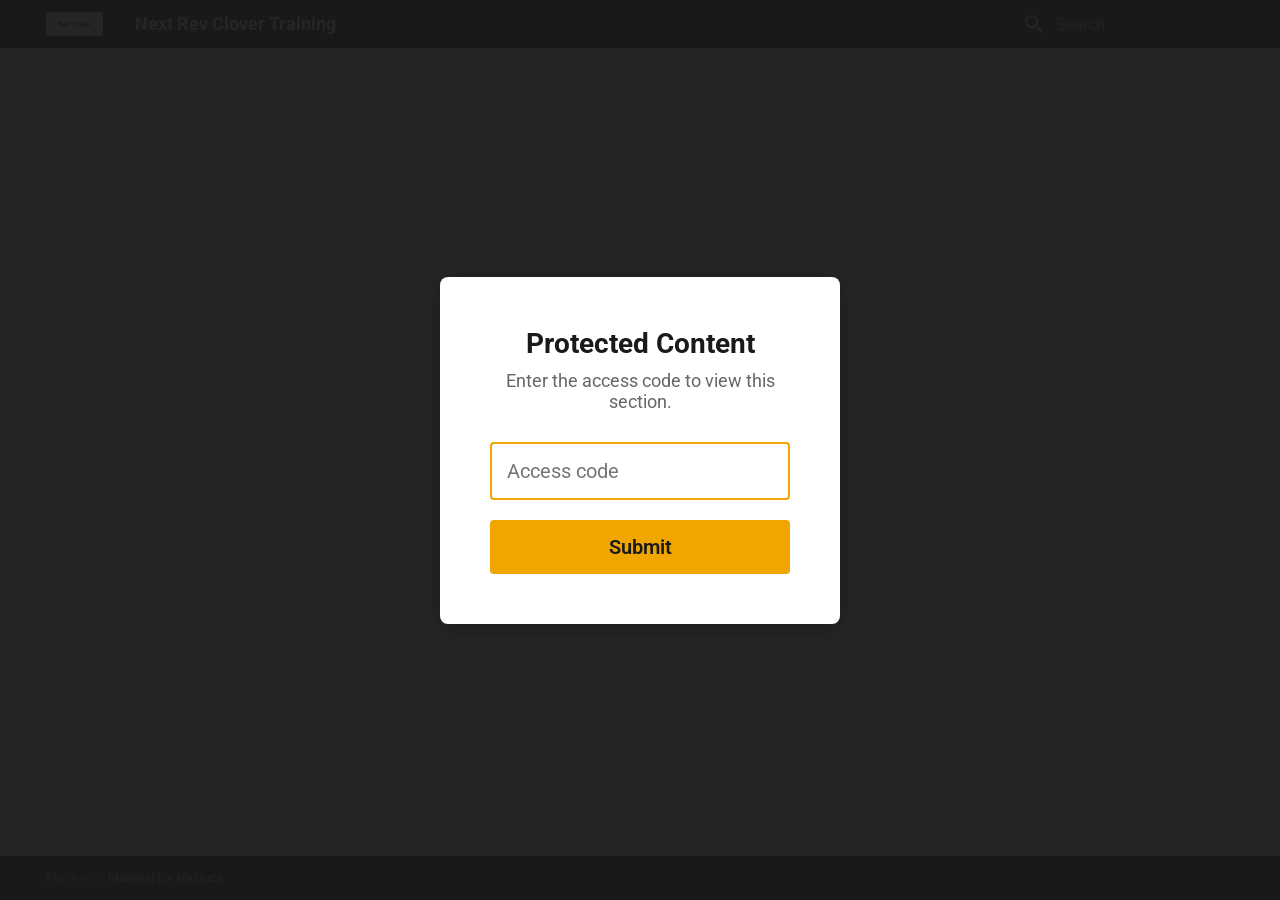
<file: clover-training/bartender/record-cash-events/index.html>
<!doctype html>
<html lang="en" class="no-js">
  <head>
    
      <meta charset="utf-8">
      <meta name="viewport" content="width=device-width,initial-scale=1">
      
      
      
        <link rel="canonical" href="https://nxtrev.com/clover-training/bartender/record-cash-events/">
      
      
        <link rel="prev" href="../../gift-cards/coupons/">
      
      
        <link rel="next" href="../terminal-settlement-report/">
      
      
        
      
      
      <link rel="icon" href="../../assets/logo.jpg">
      <meta name="generator" content="mkdocs-1.6.1, mkdocs-material-9.7.4">
    
    
      
        <title>Record Cash Events - Next Rev Clover Training</title>
      
    
    
      <link rel="stylesheet" href="../../assets/stylesheets/main.484c7ddc.min.css">
      
        
        <link rel="stylesheet" href="../../assets/stylesheets/palette.ab4e12ef.min.css">
      
      


    
    
      
    
    
      
        
        
        <link rel="preconnect" href="https://fonts.gstatic.com" crossorigin>
        <link rel="stylesheet" href="https://fonts.googleapis.com/css?family=Roboto:300,300i,400,400i,700,700i%7CRoboto+Mono:400,400i,700,700i&display=fallback">
        <style>:root{--md-text-font:"Roboto";--md-code-font:"Roboto Mono"}</style>
      
    
    
      <link rel="stylesheet" href="../../assets/stylesheets/extra.css">
    
    <script>__md_scope=new URL("../..",location),__md_hash=e=>[...e].reduce(((e,_)=>(e<<5)-e+_.charCodeAt(0)),0),__md_get=(e,_=localStorage,t=__md_scope)=>JSON.parse(_.getItem(t.pathname+"."+e)),__md_set=(e,_,t=localStorage,a=__md_scope)=>{try{t.setItem(a.pathname+"."+e,JSON.stringify(_))}catch(e){}}</script>
    
      

    
    
  </head>
  
  
    
    
    
    
    
    <body dir="ltr" data-md-color-scheme="default" data-md-color-primary="custom" data-md-color-accent="custom">
  
    
    <input class="md-toggle" data-md-toggle="drawer" type="checkbox" id="__drawer" autocomplete="off">
    <input class="md-toggle" data-md-toggle="search" type="checkbox" id="__search" autocomplete="off">
    <label class="md-overlay" for="__drawer"></label>
    <div data-md-component="skip">
      
        
        <a href="#record-cash-events" class="md-skip">
          Skip to content
        </a>
      
    </div>
    <div data-md-component="announce">
      
    </div>
    
    
      

  

<header class="md-header md-header--shadow" data-md-component="header">
  <nav class="md-header__inner md-grid" aria-label="Header">
    <a href="../.." title="Next Rev Clover Training" class="md-header__button md-logo" aria-label="Next Rev Clover Training" data-md-component="logo">
      
  <img src="../../assets/logo.jpg" alt="logo">

    </a>
    <label class="md-header__button md-icon" for="__drawer">
      
      <svg xmlns="http://www.w3.org/2000/svg" viewBox="0 0 24 24"><path d="M3 6h18v2H3zm0 5h18v2H3zm0 5h18v2H3z"/></svg>
    </label>
    <div class="md-header__title" data-md-component="header-title">
      <div class="md-header__ellipsis">
        <div class="md-header__topic">
          <span class="md-ellipsis">
            Next Rev Clover Training
          </span>
        </div>
        <div class="md-header__topic" data-md-component="header-topic">
          <span class="md-ellipsis">
            
              Record Cash Events
            
          </span>
        </div>
      </div>
    </div>
    
      
    
    
    
    
      
      
        <label class="md-header__button md-icon" for="__search">
          
          <svg xmlns="http://www.w3.org/2000/svg" viewBox="0 0 24 24"><path d="M9.5 3A6.5 6.5 0 0 1 16 9.5c0 1.61-.59 3.09-1.56 4.23l.27.27h.79l5 5-1.5 1.5-5-5v-.79l-.27-.27A6.52 6.52 0 0 1 9.5 16 6.5 6.5 0 0 1 3 9.5 6.5 6.5 0 0 1 9.5 3m0 2C7 5 5 7 5 9.5S7 14 9.5 14 14 12 14 9.5 12 5 9.5 5"/></svg>
        </label>
        <div class="md-search" data-md-component="search" role="dialog">
  <label class="md-search__overlay" for="__search"></label>
  <div class="md-search__inner" role="search">
    <form class="md-search__form" name="search">
      <input type="text" class="md-search__input" name="query" aria-label="Search" placeholder="Search" autocapitalize="off" autocorrect="off" autocomplete="off" spellcheck="false" data-md-component="search-query" required>
      <label class="md-search__icon md-icon" for="__search">
        
        <svg xmlns="http://www.w3.org/2000/svg" viewBox="0 0 24 24"><path d="M9.5 3A6.5 6.5 0 0 1 16 9.5c0 1.61-.59 3.09-1.56 4.23l.27.27h.79l5 5-1.5 1.5-5-5v-.79l-.27-.27A6.52 6.52 0 0 1 9.5 16 6.5 6.5 0 0 1 3 9.5 6.5 6.5 0 0 1 9.5 3m0 2C7 5 5 7 5 9.5S7 14 9.5 14 14 12 14 9.5 12 5 9.5 5"/></svg>
        
        <svg xmlns="http://www.w3.org/2000/svg" viewBox="0 0 24 24"><path d="M20 11v2H8l5.5 5.5-1.42 1.42L4.16 12l7.92-7.92L13.5 5.5 8 11z"/></svg>
      </label>
      <nav class="md-search__options" aria-label="Search">
        
          <a href="javascript:void(0)" class="md-search__icon md-icon" title="Share" aria-label="Share" data-clipboard data-clipboard-text="" data-md-component="search-share" tabindex="-1">
            
            <svg xmlns="http://www.w3.org/2000/svg" viewBox="0 0 24 24"><path d="M18 16.08c-.76 0-1.44.3-1.96.77L8.91 12.7c.05-.23.09-.46.09-.7s-.04-.47-.09-.7l7.05-4.11c.54.5 1.25.81 2.04.81a3 3 0 0 0 3-3 3 3 0 0 0-3-3 3 3 0 0 0-3 3c0 .24.04.47.09.7L8.04 9.81C7.5 9.31 6.79 9 6 9a3 3 0 0 0-3 3 3 3 0 0 0 3 3c.79 0 1.5-.31 2.04-.81l7.12 4.15c-.05.21-.08.43-.08.66 0 1.61 1.31 2.91 2.92 2.91s2.92-1.3 2.92-2.91A2.92 2.92 0 0 0 18 16.08"/></svg>
          </a>
        
        <button type="reset" class="md-search__icon md-icon" title="Clear" aria-label="Clear" tabindex="-1">
          
          <svg xmlns="http://www.w3.org/2000/svg" viewBox="0 0 24 24"><path d="M19 6.41 17.59 5 12 10.59 6.41 5 5 6.41 10.59 12 5 17.59 6.41 19 12 13.41 17.59 19 19 17.59 13.41 12z"/></svg>
        </button>
      </nav>
      
    </form>
    <div class="md-search__output">
      <div class="md-search__scrollwrap" tabindex="0" data-md-scrollfix>
        <div class="md-search-result" data-md-component="search-result">
          <div class="md-search-result__meta">
            Initializing search
          </div>
          <ol class="md-search-result__list" role="presentation"></ol>
        </div>
      </div>
    </div>
  </div>
</div>
      
    
    
  </nav>
  
</header>
    
    <div class="md-container" data-md-component="container">
      
      
        
          
        
      
      <main class="md-main" data-md-component="main">
        <div class="md-main__inner md-grid">
          
            
              
              <div class="md-sidebar md-sidebar--primary" data-md-component="sidebar" data-md-type="navigation" >
                <div class="md-sidebar__scrollwrap">
                  <div class="md-sidebar__inner">
                    



<nav class="md-nav md-nav--primary" aria-label="Navigation" data-md-level="0">
  <label class="md-nav__title" for="__drawer">
    <a href="../.." title="Next Rev Clover Training" class="md-nav__button md-logo" aria-label="Next Rev Clover Training" data-md-component="logo">
      
  <img src="../../assets/logo.jpg" alt="logo">

    </a>
    Next Rev Clover Training
  </label>
  
  <ul class="md-nav__list" data-md-scrollfix>
    
      
      
  
  
  
  
    <li class="md-nav__item">
      <a href="../.." class="md-nav__link">
        
  
  
  <span class="md-ellipsis">
    
  
    Home
  

    
  </span>
  
  

      </a>
    </li>
  

    
      
      
  
  
  
  
    
    
    
    
    
    <li class="md-nav__item md-nav__item--nested">
      
        
        
        <input class="md-nav__toggle md-toggle " type="checkbox" id="__nav_2" >
        
          
          <label class="md-nav__link" for="__nav_2" id="__nav_2_label" tabindex="0">
            
  
  
  <span class="md-ellipsis">
    
  
    General
  

    
  </span>
  
  

            <span class="md-nav__icon md-icon"></span>
          </label>
        
        <nav class="md-nav" data-md-level="1" aria-labelledby="__nav_2_label" aria-expanded="false">
          <label class="md-nav__title" for="__nav_2">
            <span class="md-nav__icon md-icon"></span>
            
  
    General
  

          </label>
          <ul class="md-nav__list" data-md-scrollfix>
            
              
                
  
  
  
  
    <li class="md-nav__item">
      <a href="../../general/pos-login/" class="md-nav__link">
        
  
  
  <span class="md-ellipsis">
    
  
    POS Login
  

    
  </span>
  
  

      </a>
    </li>
  

              
            
              
                
  
  
  
  
    <li class="md-nav__item">
      <a href="../../general/menu-selection/" class="md-nav__link">
        
  
  
  <span class="md-ellipsis">
    
  
    Menu Selection
  

    
  </span>
  
  

      </a>
    </li>
  

              
            
          </ul>
        </nav>
      
    </li>
  

    
      
      
  
  
  
  
    
    
    
    
    
    <li class="md-nav__item md-nav__item--nested">
      
        
        
        <input class="md-nav__toggle md-toggle " type="checkbox" id="__nav_3" >
        
          
          <label class="md-nav__link" for="__nav_3" id="__nav_3_label" tabindex="0">
            
  
  
  <span class="md-ellipsis">
    
  
    Shifts
  

    
  </span>
  
  

            <span class="md-nav__icon md-icon"></span>
          </label>
        
        <nav class="md-nav" data-md-level="1" aria-labelledby="__nav_3_label" aria-expanded="false">
          <label class="md-nav__title" for="__nav_3">
            <span class="md-nav__icon md-icon"></span>
            
  
    Shifts
  

          </label>
          <ul class="md-nav__list" data-md-scrollfix>
            
              
                
  
  
  
  
    <li class="md-nav__item">
      <a href="../../shifts/clock-in/" class="md-nav__link">
        
  
  
  <span class="md-ellipsis">
    
  
    Clock In
  

    
  </span>
  
  

      </a>
    </li>
  

              
            
              
                
  
  
  
  
    <li class="md-nav__item">
      <a href="../../shifts/clock-out/" class="md-nav__link">
        
  
  
  <span class="md-ellipsis">
    
  
    Clock Out
  

    
  </span>
  
  

      </a>
    </li>
  

              
            
              
                
  
  
  
  
    <li class="md-nav__item">
      <a href="../../shifts/server-settlement-report/" class="md-nav__link">
        
  
  
  <span class="md-ellipsis">
    
  
    Server Settlement Report
  

    
  </span>
  
  

      </a>
    </li>
  

              
            
              
                
  
  
  
  
    <li class="md-nav__item">
      <a href="../../shifts/employee-food-discount/" class="md-nav__link">
        
  
  
  <span class="md-ellipsis">
    
  
    Employee Food Discount
  

    
  </span>
  
  

      </a>
    </li>
  

              
            
          </ul>
        </nav>
      
    </li>
  

    
      
      
  
  
  
  
    
    
    
    
    
    <li class="md-nav__item md-nav__item--nested">
      
        
        
        <input class="md-nav__toggle md-toggle " type="checkbox" id="__nav_4" >
        
          
          <label class="md-nav__link" for="__nav_4" id="__nav_4_label" tabindex="0">
            
  
  
  <span class="md-ellipsis">
    
  
    Opening Orders
  

    
  </span>
  
  

            <span class="md-nav__icon md-icon"></span>
          </label>
        
        <nav class="md-nav" data-md-level="1" aria-labelledby="__nav_4_label" aria-expanded="false">
          <label class="md-nav__title" for="__nav_4">
            <span class="md-nav__icon md-icon"></span>
            
  
    Opening Orders
  

          </label>
          <ul class="md-nav__list" data-md-scrollfix>
            
              
                
  
  
  
  
    <li class="md-nav__item">
      <a href="../../opening-orders/open-member-order-bar/" class="md-nav__link">
        
  
  
  <span class="md-ellipsis">
    
  
    Member Order (Bar)
  

    
  </span>
  
  

      </a>
    </li>
  

              
            
              
                
  
  
  
  
    <li class="md-nav__item">
      <a href="../../opening-orders/open-member-order-table/" class="md-nav__link">
        
  
  
  <span class="md-ellipsis">
    
  
    Member Order (Table)
  

    
  </span>
  
  

      </a>
    </li>
  

              
            
              
                
  
  
  
  
    <li class="md-nav__item">
      <a href="../../opening-orders/open-non-member-order/" class="md-nav__link">
        
  
  
  <span class="md-ellipsis">
    
  
    Non-Member Order
  

    
  </span>
  
  

      </a>
    </li>
  

              
            
              
                
  
  
  
  
    <li class="md-nav__item">
      <a href="../../opening-orders/takeout-order/" class="md-nav__link">
        
  
  
  <span class="md-ellipsis">
    
  
    Takeout Order
  

    
  </span>
  
  

      </a>
    </li>
  

              
            
              
                
  
  
  
  
    <li class="md-nav__item">
      <a href="../../opening-orders/credit-pre-auth/" class="md-nav__link">
        
  
  
  <span class="md-ellipsis">
    
  
    Credit Pre-Auth
  

    
  </span>
  
  

      </a>
    </li>
  

              
            
          </ul>
        </nav>
      
    </li>
  

    
      
      
  
  
  
  
    
    
    
    
    
    <li class="md-nav__item md-nav__item--nested">
      
        
        
        <input class="md-nav__toggle md-toggle " type="checkbox" id="__nav_5" >
        
          
          <label class="md-nav__link" for="__nav_5" id="__nav_5_label" tabindex="0">
            
  
  
  <span class="md-ellipsis">
    
  
    Updating Orders
  

    
  </span>
  
  

            <span class="md-nav__icon md-icon"></span>
          </label>
        
        <nav class="md-nav" data-md-level="1" aria-labelledby="__nav_5_label" aria-expanded="false">
          <label class="md-nav__title" for="__nav_5">
            <span class="md-nav__icon md-icon"></span>
            
  
    Updating Orders
  

          </label>
          <ul class="md-nav__list" data-md-scrollfix>
            
              
                
  
  
  
  
    <li class="md-nav__item">
      <a href="../../updating-orders/add-and-remove-items/" class="md-nav__link">
        
  
  
  <span class="md-ellipsis">
    
  
    Add Items
  

    
  </span>
  
  

      </a>
    </li>
  

              
            
              
                
  
  
  
  
    <li class="md-nav__item">
      <a href="../../updating-orders/add-custom-item/" class="md-nav__link">
        
  
  
  <span class="md-ellipsis">
    
  
    Add Custom Item
  

    
  </span>
  
  

      </a>
    </li>
  

              
            
              
                
  
  
  
  
    <li class="md-nav__item">
      <a href="../../updating-orders/remove-or-void-items/" class="md-nav__link">
        
  
  
  <span class="md-ellipsis">
    
  
    Remove or Void Items
  

    
  </span>
  
  

      </a>
    </li>
  

              
            
              
                
  
  
  
  
    <li class="md-nav__item">
      <a href="../../updating-orders/modify-guest-count/" class="md-nav__link">
        
  
  
  <span class="md-ellipsis">
    
  
    Modify Guest Count
  

    
  </span>
  
  

      </a>
    </li>
  

              
            
              
                
  
  
  
  
    <li class="md-nav__item">
      <a href="../../updating-orders/coursing-and-firing/" class="md-nav__link">
        
  
  
  <span class="md-ellipsis">
    
  
    Coursing & Firing
  

    
  </span>
  
  

      </a>
    </li>
  

              
            
              
                
  
  
  
  
    <li class="md-nav__item">
      <a href="../../updating-orders/moving-items/" class="md-nav__link">
        
  
  
  <span class="md-ellipsis">
    
  
    Moving Items
  

    
  </span>
  
  

      </a>
    </li>
  

              
            
              
                
  
  
  
  
    <li class="md-nav__item">
      <a href="../../updating-orders/moving-guests/" class="md-nav__link">
        
  
  
  <span class="md-ellipsis">
    
  
    Moving Guests
  

    
  </span>
  
  

      </a>
    </li>
  

              
            
              
                
  
  
  
  
    <li class="md-nav__item">
      <a href="../../updating-orders/transfer-server/" class="md-nav__link">
        
  
  
  <span class="md-ellipsis">
    
  
    Transfer Server
  

    
  </span>
  
  

      </a>
    </li>
  

              
            
              
                
  
  
  
  
    <li class="md-nav__item">
      <a href="../../updating-orders/moving-tables/" class="md-nav__link">
        
  
  
  <span class="md-ellipsis">
    
  
    Moving Tables
  

    
  </span>
  
  

      </a>
    </li>
  

              
            
              
                
  
  
  
  
    <li class="md-nav__item">
      <a href="../../updating-orders/combining-tables/" class="md-nav__link">
        
  
  
  <span class="md-ellipsis">
    
  
    Combining Tables
  

    
  </span>
  
  

      </a>
    </li>
  

              
            
              
                
  
  
  
  
    <li class="md-nav__item">
      <a href="../../updating-orders/reassign-member/" class="md-nav__link">
        
  
  
  <span class="md-ellipsis">
    
  
    Reassign Member
  

    
  </span>
  
  

      </a>
    </li>
  

              
            
          </ul>
        </nav>
      
    </li>
  

    
      
      
  
  
  
  
    
    
    
    
    
    <li class="md-nav__item md-nav__item--nested">
      
        
        
        <input class="md-nav__toggle md-toggle " type="checkbox" id="__nav_6" >
        
          
          <label class="md-nav__link" for="__nav_6" id="__nav_6_label" tabindex="0">
            
  
  
  <span class="md-ellipsis">
    
  
    Closing Orders
  

    
  </span>
  
  

            <span class="md-nav__icon md-icon"></span>
          </label>
        
        <nav class="md-nav" data-md-level="1" aria-labelledby="__nav_6_label" aria-expanded="false">
          <label class="md-nav__title" for="__nav_6">
            <span class="md-nav__icon md-icon"></span>
            
  
    Closing Orders
  

          </label>
          <ul class="md-nav__list" data-md-scrollfix>
            
              
                
  
  
  
  
    <li class="md-nav__item">
      <a href="../../closing-orders/bill-printing/" class="md-nav__link">
        
  
  
  <span class="md-ellipsis">
    
  
    Bill Printing
  

    
  </span>
  
  

      </a>
    </li>
  

              
            
              
                
  
  
  
  
    <li class="md-nav__item">
      <a href="../../closing-orders/take-payment/" class="md-nav__link">
        
  
  
  <span class="md-ellipsis">
    
  
    Take Payment
  

    
  </span>
  
  

      </a>
    </li>
  

              
            
              
                
  
  
  
  
    <li class="md-nav__item">
      <a href="../../closing-orders/tip-adjustment/" class="md-nav__link">
        
  
  
  <span class="md-ellipsis">
    
  
    Tip Adjustment
  

    
  </span>
  
  

      </a>
    </li>
  

              
            
              
                
  
  
  
  
    <li class="md-nav__item">
      <a href="../../closing-orders/large-table-gratuity/" class="md-nav__link">
        
  
  
  <span class="md-ellipsis">
    
  
    Large Table Gratuity
  

    
  </span>
  
  

      </a>
    </li>
  

              
            
              
                
  
  
  
  
    <li class="md-nav__item">
      <a href="../../closing-orders/unpaid-orders/" class="md-nav__link">
        
  
  
  <span class="md-ellipsis">
    
  
    Unpaid Orders
  

    
  </span>
  
  

      </a>
    </li>
  

              
            
              
                
  
  
  
  
    <li class="md-nav__item">
      <a href="../../closing-orders/refunding-payments/" class="md-nav__link">
        
  
  
  <span class="md-ellipsis">
    
  
    Refunding Payments
  

    
  </span>
  
  

      </a>
    </li>
  

              
            
          </ul>
        </nav>
      
    </li>
  

    
      
      
  
  
  
  
    
    
    
    
    
    <li class="md-nav__item md-nav__item--nested">
      
        
        
        <input class="md-nav__toggle md-toggle " type="checkbox" id="__nav_7" >
        
          
          <label class="md-nav__link" for="__nav_7" id="__nav_7_label" tabindex="0">
            
  
  
  <span class="md-ellipsis">
    
  
    Membership & Daily Book
  

    
  </span>
  
  

            <span class="md-nav__icon md-icon"></span>
          </label>
        
        <nav class="md-nav" data-md-level="1" aria-labelledby="__nav_7_label" aria-expanded="false">
          <label class="md-nav__title" for="__nav_7">
            <span class="md-nav__icon md-icon"></span>
            
  
    Membership & Daily Book
  

          </label>
          <ul class="md-nav__list" data-md-scrollfix>
            
              
                
  
  
  
  
    <li class="md-nav__item">
      <a href="../../membership-daily-book/membership-renewal/" class="md-nav__link">
        
  
  
  <span class="md-ellipsis">
    
  
    Membership Renewal
  

    
  </span>
  
  

      </a>
    </li>
  

              
            
              
                
  
  
  
  
    <li class="md-nav__item">
      <a href="../../membership-daily-book/sign-the-book/" class="md-nav__link">
        
  
  
  <span class="md-ellipsis">
    
  
    Sign the Book
  

    
  </span>
  
  

      </a>
    </li>
  

              
            
          </ul>
        </nav>
      
    </li>
  

    
      
      
  
  
  
  
    
    
    
    
    
    <li class="md-nav__item md-nav__item--nested">
      
        
        
        <input class="md-nav__toggle md-toggle " type="checkbox" id="__nav_8" >
        
          
          <label class="md-nav__link" for="__nav_8" id="__nav_8_label" tabindex="0">
            
  
  
  <span class="md-ellipsis">
    
  
    Gift Cards & Coupons
  

    
  </span>
  
  

            <span class="md-nav__icon md-icon"></span>
          </label>
        
        <nav class="md-nav" data-md-level="1" aria-labelledby="__nav_8_label" aria-expanded="false">
          <label class="md-nav__title" for="__nav_8">
            <span class="md-nav__icon md-icon"></span>
            
  
    Gift Cards & Coupons
  

          </label>
          <ul class="md-nav__list" data-md-scrollfix>
            
              
                
  
  
  
  
    <li class="md-nav__item">
      <a href="../../gift-cards/old-gift-cards/" class="md-nav__link">
        
  
  
  <span class="md-ellipsis">
    
  
    Old Gift Cards
  

    
  </span>
  
  

      </a>
    </li>
  

              
            
              
                
  
  
  
  
    <li class="md-nav__item">
      <a href="../../gift-cards/pay-with-clover-gift-card/" class="md-nav__link">
        
  
  
  <span class="md-ellipsis">
    
  
    Pay with Clover Gift Card
  

    
  </span>
  
  

      </a>
    </li>
  

              
            
              
                
  
  
  
  
    <li class="md-nav__item">
      <a href="../../gift-cards/check-balance/" class="md-nav__link">
        
  
  
  <span class="md-ellipsis">
    
  
    Check Balance
  

    
  </span>
  
  

      </a>
    </li>
  

              
            
              
                
  
  
  
  
    <li class="md-nav__item">
      <a href="../../gift-cards/load-a-clover-gift-card/" class="md-nav__link">
        
  
  
  <span class="md-ellipsis">
    
  
    Load a Clover Gift Card
  

    
  </span>
  
  

      </a>
    </li>
  

              
            
              
                
  
  
  
  
    <li class="md-nav__item">
      <a href="../../gift-cards/coupons/" class="md-nav__link">
        
  
  
  <span class="md-ellipsis">
    
  
    $5 Coupons
  

    
  </span>
  
  

      </a>
    </li>
  

              
            
          </ul>
        </nav>
      
    </li>
  

    
      
      
  
  
    
  
  
  
    
    
    
    
    
    <li class="md-nav__item md-nav__item--active md-nav__item--nested">
      
        
        
        <input class="md-nav__toggle md-toggle " type="checkbox" id="__nav_9" checked>
        
          
          <label class="md-nav__link" for="__nav_9" id="__nav_9_label" tabindex="0">
            
  
  
  <span class="md-ellipsis">
    
  
    Bartender
  

    
  </span>
  
  

            <span class="md-nav__icon md-icon"></span>
          </label>
        
        <nav class="md-nav" data-md-level="1" aria-labelledby="__nav_9_label" aria-expanded="true">
          <label class="md-nav__title" for="__nav_9">
            <span class="md-nav__icon md-icon"></span>
            
  
    Bartender
  

          </label>
          <ul class="md-nav__list" data-md-scrollfix>
            
              
                
  
  
    
  
  
  
    <li class="md-nav__item md-nav__item--active">
      
      <input class="md-nav__toggle md-toggle" type="checkbox" id="__toc">
      
      
        
      
      
      <a href="./" class="md-nav__link md-nav__link--active">
        
  
  
  <span class="md-ellipsis">
    
  
    Record Cash Events
  

    
  </span>
  
  

      </a>
      
    </li>
  

              
            
              
                
  
  
  
  
    <li class="md-nav__item">
      <a href="../terminal-settlement-report/" class="md-nav__link">
        
  
  
  <span class="md-ellipsis">
    
  
    Terminal Settlement Report
  

    
  </span>
  
  

      </a>
    </li>
  

              
            
              
                
  
  
  
  
    <li class="md-nav__item">
      <a href="../employee-shift-drink/" class="md-nav__link">
        
  
  
  <span class="md-ellipsis">
    
  
    Employee Shift Drink
  

    
  </span>
  
  

      </a>
    </li>
  

              
            
              
                
  
  
  
  
    <li class="md-nav__item">
      <a href="../drink-chips/" class="md-nav__link">
        
  
  
  <span class="md-ellipsis">
    
  
    Drink Chips
  

    
  </span>
  
  

      </a>
    </li>
  

              
            
          </ul>
        </nav>
      
    </li>
  

    
      
      
  
  
  
  
    
    
    
    
    
    <li class="md-nav__item md-nav__item--nested">
      
        
        
        <input class="md-nav__toggle md-toggle " type="checkbox" id="__nav_10" >
        
          
          <label class="md-nav__link" for="__nav_10" id="__nav_10_label" tabindex="0">
            
  
  
  <span class="md-ellipsis">
    
  
    Banquets
  

    
  </span>
  
  

            <span class="md-nav__icon md-icon"></span>
          </label>
        
        <nav class="md-nav" data-md-level="1" aria-labelledby="__nav_10_label" aria-expanded="false">
          <label class="md-nav__title" for="__nav_10">
            <span class="md-nav__icon md-icon"></span>
            
  
    Banquets
  

          </label>
          <ul class="md-nav__list" data-md-scrollfix>
            
              
                
  
  
  
  
    <li class="md-nav__item">
      <a href="../../banquets/banquet-orders/" class="md-nav__link">
        
  
  
  <span class="md-ellipsis">
    
  
    Banquet Orders
  

    
  </span>
  
  

      </a>
    </li>
  

              
            
              
                
  
  
  
  
    <li class="md-nav__item">
      <a href="../../banquets/banquet-deposits/" class="md-nav__link">
        
  
  
  <span class="md-ellipsis">
    
  
    Banquet Deposits
  

    
  </span>
  
  

      </a>
    </li>
  

              
            
          </ul>
        </nav>
      
    </li>
  

    
  </ul>
</nav>
                  </div>
                </div>
              </div>
            
            
              
              <div class="md-sidebar md-sidebar--secondary" data-md-component="sidebar" data-md-type="toc" >
                <div class="md-sidebar__scrollwrap">
                  <div class="md-sidebar__inner">
                    

<nav class="md-nav md-nav--secondary" aria-label="Table of contents">
  
  
  
    
  
  
</nav>
                  </div>
                </div>
              </div>
            
          
          
            <div class="md-content" data-md-component="content">
              
                



  


  <nav class="md-path" aria-label="Navigation" >
    <ol class="md-path__list">
      
        
  
  
    <li class="md-path__item">
      <a href="../.." class="md-path__link">
        
  <span class="md-ellipsis">
    Home
  </span>

      </a>
    </li>
  

      
      
        
  
  
    
    
      <li class="md-path__item">
        <a href="./" class="md-path__link">
          
  <span class="md-ellipsis">
    Bartender
  </span>

        </a>
      </li>
    
  

      
    </ol>
  </nav>

              
              <article class="md-content__inner md-typeset">
                
                  



<h1 id="record-cash-events">Record Cash Events</h1>
<p>Cash events record the reason for putting cash in or taking cash out of the register. Common use: server tip payouts.</p>
<ol>
<li>Open <strong>Clover Dining</strong></li>
<li>Tap the <strong>three dots</strong> in the top right → tap <strong>Open Cash Drawer</strong></li>
<li>Select <strong>Add</strong> or <strong>Remove</strong></li>
<li>Enter the amount and reason → tap <strong>Continue</strong> (right side)<ul>
<li>For tip payouts, enter <code>tips - &lt;server first name&gt;</code> as the reason</li>
</ul>
</li>
<li>The drawer opens automatically — add or remove the cash as recorded</li>
</ol>
<div class="admonition note">
<p class="admonition-title">Note</p>
<p>Cash events are recorded on the <strong><a href="../terminal-settlement-report/">Bartender → Terminal Settlement Report</a></strong>.</p>
</div>
<p>&nbsp;</p>
<p>&nbsp;</p>
<p>&nbsp;</p>












                
              </article>
            </div>
          
          
<script>var target=document.getElementById(location.hash.slice(1));target&&target.name&&(target.checked=target.name.startsWith("__tabbed_"))</script>
        </div>
        
          <button type="button" class="md-top md-icon" data-md-component="top" hidden>
  
  <svg xmlns="http://www.w3.org/2000/svg" viewBox="0 0 24 24"><path d="M13 20h-2V8l-5.5 5.5-1.42-1.42L12 4.16l7.92 7.92-1.42 1.42L13 8z"/></svg>
  Back to top
</button>
        
      </main>
      
        <footer class="md-footer">
  
  <div class="md-footer-meta md-typeset">
    <div class="md-footer-meta__inner md-grid">
      <div class="md-copyright">
  
  
    Made with
    <a href="https://squidfunk.github.io/mkdocs-material/" target="_blank" rel="noopener">
      Material for MkDocs
    </a>
  
</div>
      
    </div>
  </div>
</footer>
      
    </div>
    <div class="md-dialog" data-md-component="dialog">
      <div class="md-dialog__inner md-typeset"></div>
    </div>
    
    
    
      
      
      <script id="__config" type="application/json">{"annotate": null, "base": "../..", "features": ["navigation.top", "navigation.path", "search.highlight", "search.share"], "search": "../../assets/javascripts/workers/search.2c215733.min.js", "tags": null, "translations": {"clipboard.copied": "Copied to clipboard", "clipboard.copy": "Copy to clipboard", "search.result.more.one": "1 more on this page", "search.result.more.other": "# more on this page", "search.result.none": "No matching documents", "search.result.one": "1 matching document", "search.result.other": "# matching documents", "search.result.placeholder": "Type to start searching", "search.result.term.missing": "Missing", "select.version": "Select version"}, "version": null}</script>
    
    
      <script src="../../assets/javascripts/bundle.79ae519e.min.js"></script>
      
        <script src="../../javascripts/auth-gate.js"></script>
      
    
  </body>
</html>
</file>
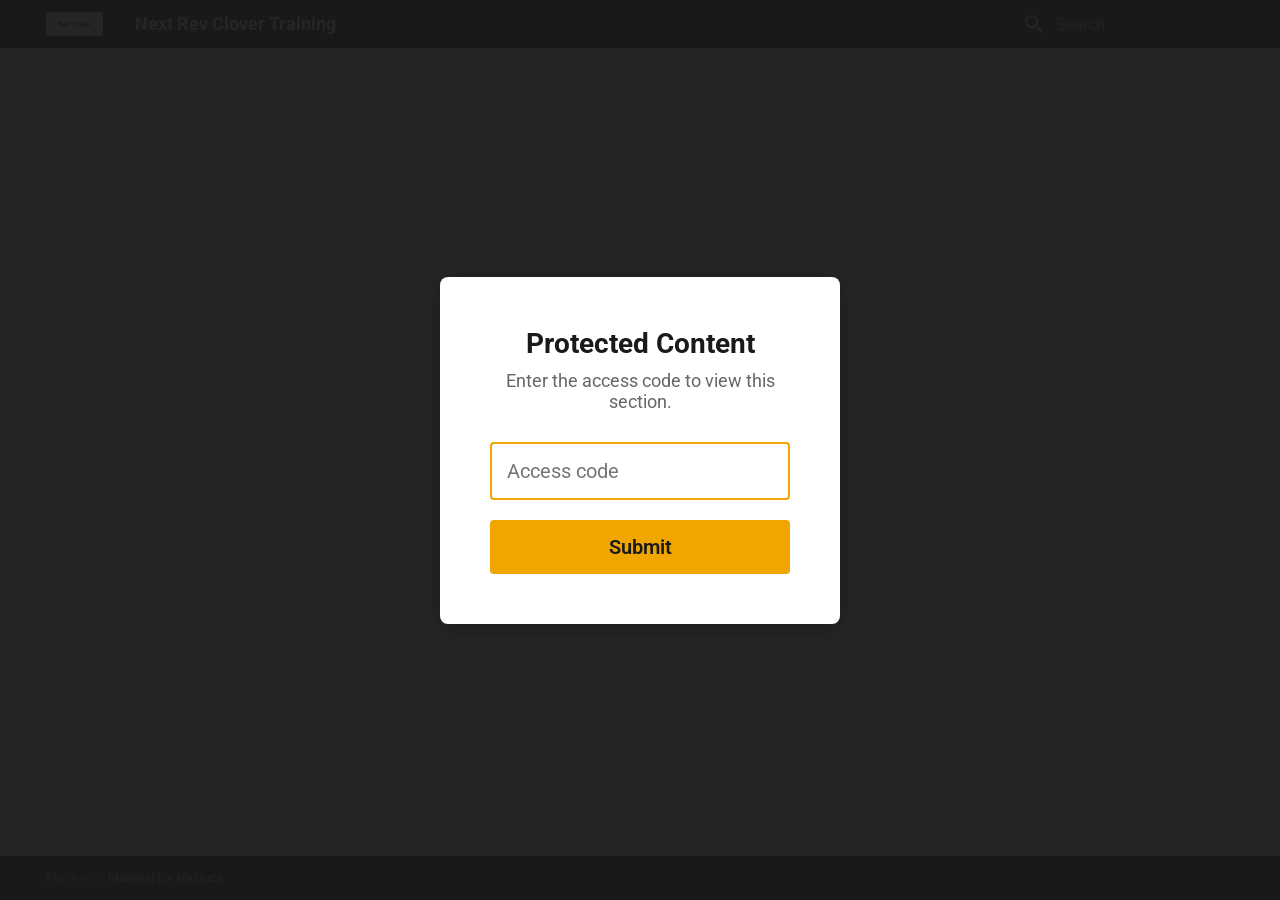
<file: clover-training/bartender/terminal-settlement-report/index.html>
<!doctype html>
<html lang="en" class="no-js">
  <head>
    
      <meta charset="utf-8">
      <meta name="viewport" content="width=device-width,initial-scale=1">
      
      
      
        <link rel="canonical" href="https://nxtrev.com/clover-training/bartender/terminal-settlement-report/">
      
      
        <link rel="prev" href="../record-cash-events/">
      
      
        <link rel="next" href="../employee-shift-drink/">
      
      
        
      
      
      <link rel="icon" href="../../assets/logo.jpg">
      <meta name="generator" content="mkdocs-1.6.1, mkdocs-material-9.7.4">
    
    
      
        <title>Terminal Settlement Report - Next Rev Clover Training</title>
      
    
    
      <link rel="stylesheet" href="../../assets/stylesheets/main.484c7ddc.min.css">
      
        
        <link rel="stylesheet" href="../../assets/stylesheets/palette.ab4e12ef.min.css">
      
      


    
    
      
    
    
      
        
        
        <link rel="preconnect" href="https://fonts.gstatic.com" crossorigin>
        <link rel="stylesheet" href="https://fonts.googleapis.com/css?family=Roboto:300,300i,400,400i,700,700i%7CRoboto+Mono:400,400i,700,700i&display=fallback">
        <style>:root{--md-text-font:"Roboto";--md-code-font:"Roboto Mono"}</style>
      
    
    
      <link rel="stylesheet" href="../../assets/stylesheets/extra.css">
    
    <script>__md_scope=new URL("../..",location),__md_hash=e=>[...e].reduce(((e,_)=>(e<<5)-e+_.charCodeAt(0)),0),__md_get=(e,_=localStorage,t=__md_scope)=>JSON.parse(_.getItem(t.pathname+"."+e)),__md_set=(e,_,t=localStorage,a=__md_scope)=>{try{t.setItem(a.pathname+"."+e,JSON.stringify(_))}catch(e){}}</script>
    
      

    
    
  </head>
  
  
    
    
    
    
    
    <body dir="ltr" data-md-color-scheme="default" data-md-color-primary="custom" data-md-color-accent="custom">
  
    
    <input class="md-toggle" data-md-toggle="drawer" type="checkbox" id="__drawer" autocomplete="off">
    <input class="md-toggle" data-md-toggle="search" type="checkbox" id="__search" autocomplete="off">
    <label class="md-overlay" for="__drawer"></label>
    <div data-md-component="skip">
      
        
        <a href="#terminal-settlement-report" class="md-skip">
          Skip to content
        </a>
      
    </div>
    <div data-md-component="announce">
      
    </div>
    
    
      

  

<header class="md-header md-header--shadow" data-md-component="header">
  <nav class="md-header__inner md-grid" aria-label="Header">
    <a href="../.." title="Next Rev Clover Training" class="md-header__button md-logo" aria-label="Next Rev Clover Training" data-md-component="logo">
      
  <img src="../../assets/logo.jpg" alt="logo">

    </a>
    <label class="md-header__button md-icon" for="__drawer">
      
      <svg xmlns="http://www.w3.org/2000/svg" viewBox="0 0 24 24"><path d="M3 6h18v2H3zm0 5h18v2H3zm0 5h18v2H3z"/></svg>
    </label>
    <div class="md-header__title" data-md-component="header-title">
      <div class="md-header__ellipsis">
        <div class="md-header__topic">
          <span class="md-ellipsis">
            Next Rev Clover Training
          </span>
        </div>
        <div class="md-header__topic" data-md-component="header-topic">
          <span class="md-ellipsis">
            
              Terminal Settlement Report
            
          </span>
        </div>
      </div>
    </div>
    
      
    
    
    
    
      
      
        <label class="md-header__button md-icon" for="__search">
          
          <svg xmlns="http://www.w3.org/2000/svg" viewBox="0 0 24 24"><path d="M9.5 3A6.5 6.5 0 0 1 16 9.5c0 1.61-.59 3.09-1.56 4.23l.27.27h.79l5 5-1.5 1.5-5-5v-.79l-.27-.27A6.52 6.52 0 0 1 9.5 16 6.5 6.5 0 0 1 3 9.5 6.5 6.5 0 0 1 9.5 3m0 2C7 5 5 7 5 9.5S7 14 9.5 14 14 12 14 9.5 12 5 9.5 5"/></svg>
        </label>
        <div class="md-search" data-md-component="search" role="dialog">
  <label class="md-search__overlay" for="__search"></label>
  <div class="md-search__inner" role="search">
    <form class="md-search__form" name="search">
      <input type="text" class="md-search__input" name="query" aria-label="Search" placeholder="Search" autocapitalize="off" autocorrect="off" autocomplete="off" spellcheck="false" data-md-component="search-query" required>
      <label class="md-search__icon md-icon" for="__search">
        
        <svg xmlns="http://www.w3.org/2000/svg" viewBox="0 0 24 24"><path d="M9.5 3A6.5 6.5 0 0 1 16 9.5c0 1.61-.59 3.09-1.56 4.23l.27.27h.79l5 5-1.5 1.5-5-5v-.79l-.27-.27A6.52 6.52 0 0 1 9.5 16 6.5 6.5 0 0 1 3 9.5 6.5 6.5 0 0 1 9.5 3m0 2C7 5 5 7 5 9.5S7 14 9.5 14 14 12 14 9.5 12 5 9.5 5"/></svg>
        
        <svg xmlns="http://www.w3.org/2000/svg" viewBox="0 0 24 24"><path d="M20 11v2H8l5.5 5.5-1.42 1.42L4.16 12l7.92-7.92L13.5 5.5 8 11z"/></svg>
      </label>
      <nav class="md-search__options" aria-label="Search">
        
          <a href="javascript:void(0)" class="md-search__icon md-icon" title="Share" aria-label="Share" data-clipboard data-clipboard-text="" data-md-component="search-share" tabindex="-1">
            
            <svg xmlns="http://www.w3.org/2000/svg" viewBox="0 0 24 24"><path d="M18 16.08c-.76 0-1.44.3-1.96.77L8.91 12.7c.05-.23.09-.46.09-.7s-.04-.47-.09-.7l7.05-4.11c.54.5 1.25.81 2.04.81a3 3 0 0 0 3-3 3 3 0 0 0-3-3 3 3 0 0 0-3 3c0 .24.04.47.09.7L8.04 9.81C7.5 9.31 6.79 9 6 9a3 3 0 0 0-3 3 3 3 0 0 0 3 3c.79 0 1.5-.31 2.04-.81l7.12 4.15c-.05.21-.08.43-.08.66 0 1.61 1.31 2.91 2.92 2.91s2.92-1.3 2.92-2.91A2.92 2.92 0 0 0 18 16.08"/></svg>
          </a>
        
        <button type="reset" class="md-search__icon md-icon" title="Clear" aria-label="Clear" tabindex="-1">
          
          <svg xmlns="http://www.w3.org/2000/svg" viewBox="0 0 24 24"><path d="M19 6.41 17.59 5 12 10.59 6.41 5 5 6.41 10.59 12 5 17.59 6.41 19 12 13.41 17.59 19 19 17.59 13.41 12z"/></svg>
        </button>
      </nav>
      
    </form>
    <div class="md-search__output">
      <div class="md-search__scrollwrap" tabindex="0" data-md-scrollfix>
        <div class="md-search-result" data-md-component="search-result">
          <div class="md-search-result__meta">
            Initializing search
          </div>
          <ol class="md-search-result__list" role="presentation"></ol>
        </div>
      </div>
    </div>
  </div>
</div>
      
    
    
  </nav>
  
</header>
    
    <div class="md-container" data-md-component="container">
      
      
        
          
        
      
      <main class="md-main" data-md-component="main">
        <div class="md-main__inner md-grid">
          
            
              
              <div class="md-sidebar md-sidebar--primary" data-md-component="sidebar" data-md-type="navigation" >
                <div class="md-sidebar__scrollwrap">
                  <div class="md-sidebar__inner">
                    



<nav class="md-nav md-nav--primary" aria-label="Navigation" data-md-level="0">
  <label class="md-nav__title" for="__drawer">
    <a href="../.." title="Next Rev Clover Training" class="md-nav__button md-logo" aria-label="Next Rev Clover Training" data-md-component="logo">
      
  <img src="../../assets/logo.jpg" alt="logo">

    </a>
    Next Rev Clover Training
  </label>
  
  <ul class="md-nav__list" data-md-scrollfix>
    
      
      
  
  
  
  
    <li class="md-nav__item">
      <a href="../.." class="md-nav__link">
        
  
  
  <span class="md-ellipsis">
    
  
    Home
  

    
  </span>
  
  

      </a>
    </li>
  

    
      
      
  
  
  
  
    
    
    
    
    
    <li class="md-nav__item md-nav__item--nested">
      
        
        
        <input class="md-nav__toggle md-toggle " type="checkbox" id="__nav_2" >
        
          
          <label class="md-nav__link" for="__nav_2" id="__nav_2_label" tabindex="0">
            
  
  
  <span class="md-ellipsis">
    
  
    General
  

    
  </span>
  
  

            <span class="md-nav__icon md-icon"></span>
          </label>
        
        <nav class="md-nav" data-md-level="1" aria-labelledby="__nav_2_label" aria-expanded="false">
          <label class="md-nav__title" for="__nav_2">
            <span class="md-nav__icon md-icon"></span>
            
  
    General
  

          </label>
          <ul class="md-nav__list" data-md-scrollfix>
            
              
                
  
  
  
  
    <li class="md-nav__item">
      <a href="../../general/pos-login/" class="md-nav__link">
        
  
  
  <span class="md-ellipsis">
    
  
    POS Login
  

    
  </span>
  
  

      </a>
    </li>
  

              
            
              
                
  
  
  
  
    <li class="md-nav__item">
      <a href="../../general/menu-selection/" class="md-nav__link">
        
  
  
  <span class="md-ellipsis">
    
  
    Menu Selection
  

    
  </span>
  
  

      </a>
    </li>
  

              
            
          </ul>
        </nav>
      
    </li>
  

    
      
      
  
  
  
  
    
    
    
    
    
    <li class="md-nav__item md-nav__item--nested">
      
        
        
        <input class="md-nav__toggle md-toggle " type="checkbox" id="__nav_3" >
        
          
          <label class="md-nav__link" for="__nav_3" id="__nav_3_label" tabindex="0">
            
  
  
  <span class="md-ellipsis">
    
  
    Shifts
  

    
  </span>
  
  

            <span class="md-nav__icon md-icon"></span>
          </label>
        
        <nav class="md-nav" data-md-level="1" aria-labelledby="__nav_3_label" aria-expanded="false">
          <label class="md-nav__title" for="__nav_3">
            <span class="md-nav__icon md-icon"></span>
            
  
    Shifts
  

          </label>
          <ul class="md-nav__list" data-md-scrollfix>
            
              
                
  
  
  
  
    <li class="md-nav__item">
      <a href="../../shifts/clock-in/" class="md-nav__link">
        
  
  
  <span class="md-ellipsis">
    
  
    Clock In
  

    
  </span>
  
  

      </a>
    </li>
  

              
            
              
                
  
  
  
  
    <li class="md-nav__item">
      <a href="../../shifts/clock-out/" class="md-nav__link">
        
  
  
  <span class="md-ellipsis">
    
  
    Clock Out
  

    
  </span>
  
  

      </a>
    </li>
  

              
            
              
                
  
  
  
  
    <li class="md-nav__item">
      <a href="../../shifts/server-settlement-report/" class="md-nav__link">
        
  
  
  <span class="md-ellipsis">
    
  
    Server Settlement Report
  

    
  </span>
  
  

      </a>
    </li>
  

              
            
              
                
  
  
  
  
    <li class="md-nav__item">
      <a href="../../shifts/employee-food-discount/" class="md-nav__link">
        
  
  
  <span class="md-ellipsis">
    
  
    Employee Food Discount
  

    
  </span>
  
  

      </a>
    </li>
  

              
            
          </ul>
        </nav>
      
    </li>
  

    
      
      
  
  
  
  
    
    
    
    
    
    <li class="md-nav__item md-nav__item--nested">
      
        
        
        <input class="md-nav__toggle md-toggle " type="checkbox" id="__nav_4" >
        
          
          <label class="md-nav__link" for="__nav_4" id="__nav_4_label" tabindex="0">
            
  
  
  <span class="md-ellipsis">
    
  
    Opening Orders
  

    
  </span>
  
  

            <span class="md-nav__icon md-icon"></span>
          </label>
        
        <nav class="md-nav" data-md-level="1" aria-labelledby="__nav_4_label" aria-expanded="false">
          <label class="md-nav__title" for="__nav_4">
            <span class="md-nav__icon md-icon"></span>
            
  
    Opening Orders
  

          </label>
          <ul class="md-nav__list" data-md-scrollfix>
            
              
                
  
  
  
  
    <li class="md-nav__item">
      <a href="../../opening-orders/open-member-order-bar/" class="md-nav__link">
        
  
  
  <span class="md-ellipsis">
    
  
    Member Order (Bar)
  

    
  </span>
  
  

      </a>
    </li>
  

              
            
              
                
  
  
  
  
    <li class="md-nav__item">
      <a href="../../opening-orders/open-member-order-table/" class="md-nav__link">
        
  
  
  <span class="md-ellipsis">
    
  
    Member Order (Table)
  

    
  </span>
  
  

      </a>
    </li>
  

              
            
              
                
  
  
  
  
    <li class="md-nav__item">
      <a href="../../opening-orders/open-non-member-order/" class="md-nav__link">
        
  
  
  <span class="md-ellipsis">
    
  
    Non-Member Order
  

    
  </span>
  
  

      </a>
    </li>
  

              
            
              
                
  
  
  
  
    <li class="md-nav__item">
      <a href="../../opening-orders/takeout-order/" class="md-nav__link">
        
  
  
  <span class="md-ellipsis">
    
  
    Takeout Order
  

    
  </span>
  
  

      </a>
    </li>
  

              
            
              
                
  
  
  
  
    <li class="md-nav__item">
      <a href="../../opening-orders/credit-pre-auth/" class="md-nav__link">
        
  
  
  <span class="md-ellipsis">
    
  
    Credit Pre-Auth
  

    
  </span>
  
  

      </a>
    </li>
  

              
            
          </ul>
        </nav>
      
    </li>
  

    
      
      
  
  
  
  
    
    
    
    
    
    <li class="md-nav__item md-nav__item--nested">
      
        
        
        <input class="md-nav__toggle md-toggle " type="checkbox" id="__nav_5" >
        
          
          <label class="md-nav__link" for="__nav_5" id="__nav_5_label" tabindex="0">
            
  
  
  <span class="md-ellipsis">
    
  
    Updating Orders
  

    
  </span>
  
  

            <span class="md-nav__icon md-icon"></span>
          </label>
        
        <nav class="md-nav" data-md-level="1" aria-labelledby="__nav_5_label" aria-expanded="false">
          <label class="md-nav__title" for="__nav_5">
            <span class="md-nav__icon md-icon"></span>
            
  
    Updating Orders
  

          </label>
          <ul class="md-nav__list" data-md-scrollfix>
            
              
                
  
  
  
  
    <li class="md-nav__item">
      <a href="../../updating-orders/add-and-remove-items/" class="md-nav__link">
        
  
  
  <span class="md-ellipsis">
    
  
    Add Items
  

    
  </span>
  
  

      </a>
    </li>
  

              
            
              
                
  
  
  
  
    <li class="md-nav__item">
      <a href="../../updating-orders/add-custom-item/" class="md-nav__link">
        
  
  
  <span class="md-ellipsis">
    
  
    Add Custom Item
  

    
  </span>
  
  

      </a>
    </li>
  

              
            
              
                
  
  
  
  
    <li class="md-nav__item">
      <a href="../../updating-orders/remove-or-void-items/" class="md-nav__link">
        
  
  
  <span class="md-ellipsis">
    
  
    Remove or Void Items
  

    
  </span>
  
  

      </a>
    </li>
  

              
            
              
                
  
  
  
  
    <li class="md-nav__item">
      <a href="../../updating-orders/modify-guest-count/" class="md-nav__link">
        
  
  
  <span class="md-ellipsis">
    
  
    Modify Guest Count
  

    
  </span>
  
  

      </a>
    </li>
  

              
            
              
                
  
  
  
  
    <li class="md-nav__item">
      <a href="../../updating-orders/coursing-and-firing/" class="md-nav__link">
        
  
  
  <span class="md-ellipsis">
    
  
    Coursing & Firing
  

    
  </span>
  
  

      </a>
    </li>
  

              
            
              
                
  
  
  
  
    <li class="md-nav__item">
      <a href="../../updating-orders/moving-items/" class="md-nav__link">
        
  
  
  <span class="md-ellipsis">
    
  
    Moving Items
  

    
  </span>
  
  

      </a>
    </li>
  

              
            
              
                
  
  
  
  
    <li class="md-nav__item">
      <a href="../../updating-orders/moving-guests/" class="md-nav__link">
        
  
  
  <span class="md-ellipsis">
    
  
    Moving Guests
  

    
  </span>
  
  

      </a>
    </li>
  

              
            
              
                
  
  
  
  
    <li class="md-nav__item">
      <a href="../../updating-orders/transfer-server/" class="md-nav__link">
        
  
  
  <span class="md-ellipsis">
    
  
    Transfer Server
  

    
  </span>
  
  

      </a>
    </li>
  

              
            
              
                
  
  
  
  
    <li class="md-nav__item">
      <a href="../../updating-orders/moving-tables/" class="md-nav__link">
        
  
  
  <span class="md-ellipsis">
    
  
    Moving Tables
  

    
  </span>
  
  

      </a>
    </li>
  

              
            
              
                
  
  
  
  
    <li class="md-nav__item">
      <a href="../../updating-orders/combining-tables/" class="md-nav__link">
        
  
  
  <span class="md-ellipsis">
    
  
    Combining Tables
  

    
  </span>
  
  

      </a>
    </li>
  

              
            
              
                
  
  
  
  
    <li class="md-nav__item">
      <a href="../../updating-orders/reassign-member/" class="md-nav__link">
        
  
  
  <span class="md-ellipsis">
    
  
    Reassign Member
  

    
  </span>
  
  

      </a>
    </li>
  

              
            
          </ul>
        </nav>
      
    </li>
  

    
      
      
  
  
  
  
    
    
    
    
    
    <li class="md-nav__item md-nav__item--nested">
      
        
        
        <input class="md-nav__toggle md-toggle " type="checkbox" id="__nav_6" >
        
          
          <label class="md-nav__link" for="__nav_6" id="__nav_6_label" tabindex="0">
            
  
  
  <span class="md-ellipsis">
    
  
    Closing Orders
  

    
  </span>
  
  

            <span class="md-nav__icon md-icon"></span>
          </label>
        
        <nav class="md-nav" data-md-level="1" aria-labelledby="__nav_6_label" aria-expanded="false">
          <label class="md-nav__title" for="__nav_6">
            <span class="md-nav__icon md-icon"></span>
            
  
    Closing Orders
  

          </label>
          <ul class="md-nav__list" data-md-scrollfix>
            
              
                
  
  
  
  
    <li class="md-nav__item">
      <a href="../../closing-orders/bill-printing/" class="md-nav__link">
        
  
  
  <span class="md-ellipsis">
    
  
    Bill Printing
  

    
  </span>
  
  

      </a>
    </li>
  

              
            
              
                
  
  
  
  
    <li class="md-nav__item">
      <a href="../../closing-orders/take-payment/" class="md-nav__link">
        
  
  
  <span class="md-ellipsis">
    
  
    Take Payment
  

    
  </span>
  
  

      </a>
    </li>
  

              
            
              
                
  
  
  
  
    <li class="md-nav__item">
      <a href="../../closing-orders/tip-adjustment/" class="md-nav__link">
        
  
  
  <span class="md-ellipsis">
    
  
    Tip Adjustment
  

    
  </span>
  
  

      </a>
    </li>
  

              
            
              
                
  
  
  
  
    <li class="md-nav__item">
      <a href="../../closing-orders/large-table-gratuity/" class="md-nav__link">
        
  
  
  <span class="md-ellipsis">
    
  
    Large Table Gratuity
  

    
  </span>
  
  

      </a>
    </li>
  

              
            
              
                
  
  
  
  
    <li class="md-nav__item">
      <a href="../../closing-orders/unpaid-orders/" class="md-nav__link">
        
  
  
  <span class="md-ellipsis">
    
  
    Unpaid Orders
  

    
  </span>
  
  

      </a>
    </li>
  

              
            
              
                
  
  
  
  
    <li class="md-nav__item">
      <a href="../../closing-orders/refunding-payments/" class="md-nav__link">
        
  
  
  <span class="md-ellipsis">
    
  
    Refunding Payments
  

    
  </span>
  
  

      </a>
    </li>
  

              
            
          </ul>
        </nav>
      
    </li>
  

    
      
      
  
  
  
  
    
    
    
    
    
    <li class="md-nav__item md-nav__item--nested">
      
        
        
        <input class="md-nav__toggle md-toggle " type="checkbox" id="__nav_7" >
        
          
          <label class="md-nav__link" for="__nav_7" id="__nav_7_label" tabindex="0">
            
  
  
  <span class="md-ellipsis">
    
  
    Membership & Daily Book
  

    
  </span>
  
  

            <span class="md-nav__icon md-icon"></span>
          </label>
        
        <nav class="md-nav" data-md-level="1" aria-labelledby="__nav_7_label" aria-expanded="false">
          <label class="md-nav__title" for="__nav_7">
            <span class="md-nav__icon md-icon"></span>
            
  
    Membership & Daily Book
  

          </label>
          <ul class="md-nav__list" data-md-scrollfix>
            
              
                
  
  
  
  
    <li class="md-nav__item">
      <a href="../../membership-daily-book/membership-renewal/" class="md-nav__link">
        
  
  
  <span class="md-ellipsis">
    
  
    Membership Renewal
  

    
  </span>
  
  

      </a>
    </li>
  

              
            
              
                
  
  
  
  
    <li class="md-nav__item">
      <a href="../../membership-daily-book/sign-the-book/" class="md-nav__link">
        
  
  
  <span class="md-ellipsis">
    
  
    Sign the Book
  

    
  </span>
  
  

      </a>
    </li>
  

              
            
          </ul>
        </nav>
      
    </li>
  

    
      
      
  
  
  
  
    
    
    
    
    
    <li class="md-nav__item md-nav__item--nested">
      
        
        
        <input class="md-nav__toggle md-toggle " type="checkbox" id="__nav_8" >
        
          
          <label class="md-nav__link" for="__nav_8" id="__nav_8_label" tabindex="0">
            
  
  
  <span class="md-ellipsis">
    
  
    Gift Cards & Coupons
  

    
  </span>
  
  

            <span class="md-nav__icon md-icon"></span>
          </label>
        
        <nav class="md-nav" data-md-level="1" aria-labelledby="__nav_8_label" aria-expanded="false">
          <label class="md-nav__title" for="__nav_8">
            <span class="md-nav__icon md-icon"></span>
            
  
    Gift Cards & Coupons
  

          </label>
          <ul class="md-nav__list" data-md-scrollfix>
            
              
                
  
  
  
  
    <li class="md-nav__item">
      <a href="../../gift-cards/old-gift-cards/" class="md-nav__link">
        
  
  
  <span class="md-ellipsis">
    
  
    Old Gift Cards
  

    
  </span>
  
  

      </a>
    </li>
  

              
            
              
                
  
  
  
  
    <li class="md-nav__item">
      <a href="../../gift-cards/pay-with-clover-gift-card/" class="md-nav__link">
        
  
  
  <span class="md-ellipsis">
    
  
    Pay with Clover Gift Card
  

    
  </span>
  
  

      </a>
    </li>
  

              
            
              
                
  
  
  
  
    <li class="md-nav__item">
      <a href="../../gift-cards/check-balance/" class="md-nav__link">
        
  
  
  <span class="md-ellipsis">
    
  
    Check Balance
  

    
  </span>
  
  

      </a>
    </li>
  

              
            
              
                
  
  
  
  
    <li class="md-nav__item">
      <a href="../../gift-cards/load-a-clover-gift-card/" class="md-nav__link">
        
  
  
  <span class="md-ellipsis">
    
  
    Load a Clover Gift Card
  

    
  </span>
  
  

      </a>
    </li>
  

              
            
              
                
  
  
  
  
    <li class="md-nav__item">
      <a href="../../gift-cards/coupons/" class="md-nav__link">
        
  
  
  <span class="md-ellipsis">
    
  
    $5 Coupons
  

    
  </span>
  
  

      </a>
    </li>
  

              
            
          </ul>
        </nav>
      
    </li>
  

    
      
      
  
  
    
  
  
  
    
    
    
    
    
    <li class="md-nav__item md-nav__item--active md-nav__item--nested">
      
        
        
        <input class="md-nav__toggle md-toggle " type="checkbox" id="__nav_9" checked>
        
          
          <label class="md-nav__link" for="__nav_9" id="__nav_9_label" tabindex="0">
            
  
  
  <span class="md-ellipsis">
    
  
    Bartender
  

    
  </span>
  
  

            <span class="md-nav__icon md-icon"></span>
          </label>
        
        <nav class="md-nav" data-md-level="1" aria-labelledby="__nav_9_label" aria-expanded="true">
          <label class="md-nav__title" for="__nav_9">
            <span class="md-nav__icon md-icon"></span>
            
  
    Bartender
  

          </label>
          <ul class="md-nav__list" data-md-scrollfix>
            
              
                
  
  
  
  
    <li class="md-nav__item">
      <a href="../record-cash-events/" class="md-nav__link">
        
  
  
  <span class="md-ellipsis">
    
  
    Record Cash Events
  

    
  </span>
  
  

      </a>
    </li>
  

              
            
              
                
  
  
    
  
  
  
    <li class="md-nav__item md-nav__item--active">
      
      <input class="md-nav__toggle md-toggle" type="checkbox" id="__toc">
      
      
        
      
      
      <a href="./" class="md-nav__link md-nav__link--active">
        
  
  
  <span class="md-ellipsis">
    
  
    Terminal Settlement Report
  

    
  </span>
  
  

      </a>
      
    </li>
  

              
            
              
                
  
  
  
  
    <li class="md-nav__item">
      <a href="../employee-shift-drink/" class="md-nav__link">
        
  
  
  <span class="md-ellipsis">
    
  
    Employee Shift Drink
  

    
  </span>
  
  

      </a>
    </li>
  

              
            
              
                
  
  
  
  
    <li class="md-nav__item">
      <a href="../drink-chips/" class="md-nav__link">
        
  
  
  <span class="md-ellipsis">
    
  
    Drink Chips
  

    
  </span>
  
  

      </a>
    </li>
  

              
            
          </ul>
        </nav>
      
    </li>
  

    
      
      
  
  
  
  
    
    
    
    
    
    <li class="md-nav__item md-nav__item--nested">
      
        
        
        <input class="md-nav__toggle md-toggle " type="checkbox" id="__nav_10" >
        
          
          <label class="md-nav__link" for="__nav_10" id="__nav_10_label" tabindex="0">
            
  
  
  <span class="md-ellipsis">
    
  
    Banquets
  

    
  </span>
  
  

            <span class="md-nav__icon md-icon"></span>
          </label>
        
        <nav class="md-nav" data-md-level="1" aria-labelledby="__nav_10_label" aria-expanded="false">
          <label class="md-nav__title" for="__nav_10">
            <span class="md-nav__icon md-icon"></span>
            
  
    Banquets
  

          </label>
          <ul class="md-nav__list" data-md-scrollfix>
            
              
                
  
  
  
  
    <li class="md-nav__item">
      <a href="../../banquets/banquet-orders/" class="md-nav__link">
        
  
  
  <span class="md-ellipsis">
    
  
    Banquet Orders
  

    
  </span>
  
  

      </a>
    </li>
  

              
            
              
                
  
  
  
  
    <li class="md-nav__item">
      <a href="../../banquets/banquet-deposits/" class="md-nav__link">
        
  
  
  <span class="md-ellipsis">
    
  
    Banquet Deposits
  

    
  </span>
  
  

      </a>
    </li>
  

              
            
          </ul>
        </nav>
      
    </li>
  

    
  </ul>
</nav>
                  </div>
                </div>
              </div>
            
            
              
              <div class="md-sidebar md-sidebar--secondary" data-md-component="sidebar" data-md-type="toc" >
                <div class="md-sidebar__scrollwrap">
                  <div class="md-sidebar__inner">
                    

<nav class="md-nav md-nav--secondary" aria-label="Table of contents">
  
  
  
    
  
  
</nav>
                  </div>
                </div>
              </div>
            
          
          
            <div class="md-content" data-md-component="content">
              
                



  


  <nav class="md-path" aria-label="Navigation" >
    <ol class="md-path__list">
      
        
  
  
    <li class="md-path__item">
      <a href="../.." class="md-path__link">
        
  <span class="md-ellipsis">
    Home
  </span>

      </a>
    </li>
  

      
      
        
  
  
    
    
      <li class="md-path__item">
        <a href="../record-cash-events/" class="md-path__link">
          
  <span class="md-ellipsis">
    Bartender
  </span>

        </a>
      </li>
    
  

      
    </ol>
  </nav>

              
              <article class="md-content__inner md-typeset">
                
                  



<h1 id="terminal-settlement-report">Terminal Settlement Report</h1>
<p>The Terminal Settlement Report shows all transactions for the bartender's shift, including all cash events.</p>
<ol>
<li>Launch the <strong>TSR</strong> app from the Clover home screen</li>
<li>The app auto-detects and populates the current shift for the bartender PIN logged into the device</li>
<li>If the shift dates are incorrect, manually update them</li>
<li>Tap <strong>Generate Report</strong> — the report displays in the right panel</li>
<li>Tap <strong>Print Report</strong> to print</li>
</ol>
<p>&nbsp;</p>
<p>&nbsp;</p>
<p>&nbsp;</p>












                
              </article>
            </div>
          
          
<script>var target=document.getElementById(location.hash.slice(1));target&&target.name&&(target.checked=target.name.startsWith("__tabbed_"))</script>
        </div>
        
          <button type="button" class="md-top md-icon" data-md-component="top" hidden>
  
  <svg xmlns="http://www.w3.org/2000/svg" viewBox="0 0 24 24"><path d="M13 20h-2V8l-5.5 5.5-1.42-1.42L12 4.16l7.92 7.92-1.42 1.42L13 8z"/></svg>
  Back to top
</button>
        
      </main>
      
        <footer class="md-footer">
  
  <div class="md-footer-meta md-typeset">
    <div class="md-footer-meta__inner md-grid">
      <div class="md-copyright">
  
  
    Made with
    <a href="https://squidfunk.github.io/mkdocs-material/" target="_blank" rel="noopener">
      Material for MkDocs
    </a>
  
</div>
      
    </div>
  </div>
</footer>
      
    </div>
    <div class="md-dialog" data-md-component="dialog">
      <div class="md-dialog__inner md-typeset"></div>
    </div>
    
    
    
      
      
      <script id="__config" type="application/json">{"annotate": null, "base": "../..", "features": ["navigation.top", "navigation.path", "search.highlight", "search.share"], "search": "../../assets/javascripts/workers/search.2c215733.min.js", "tags": null, "translations": {"clipboard.copied": "Copied to clipboard", "clipboard.copy": "Copy to clipboard", "search.result.more.one": "1 more on this page", "search.result.more.other": "# more on this page", "search.result.none": "No matching documents", "search.result.one": "1 matching document", "search.result.other": "# matching documents", "search.result.placeholder": "Type to start searching", "search.result.term.missing": "Missing", "select.version": "Select version"}, "version": null}</script>
    
    
      <script src="../../assets/javascripts/bundle.79ae519e.min.js"></script>
      
        <script src="../../javascripts/auth-gate.js"></script>
      
    
  </body>
</html>
</file>
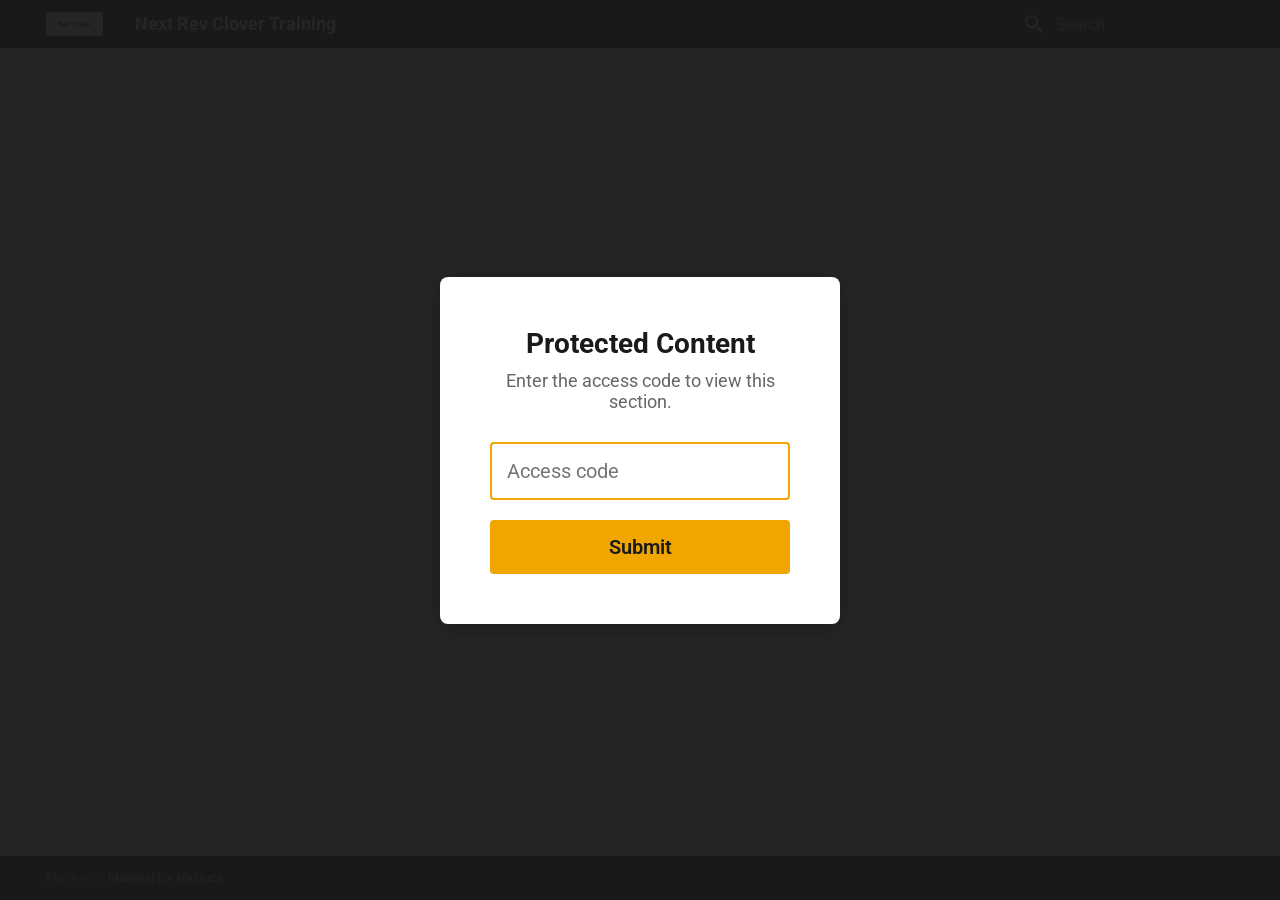
<file: clover-training/closing-orders/bill-printing/index.html>
<!doctype html>
<html lang="en" class="no-js">
  <head>
    
      <meta charset="utf-8">
      <meta name="viewport" content="width=device-width,initial-scale=1">
      
      
      
        <link rel="canonical" href="https://nxtrev.com/clover-training/closing-orders/bill-printing/">
      
      
        <link rel="prev" href="../../updating-orders/reassign-member/">
      
      
        <link rel="next" href="../take-payment/">
      
      
        
      
      
      <link rel="icon" href="../../assets/logo.jpg">
      <meta name="generator" content="mkdocs-1.6.1, mkdocs-material-9.7.4">
    
    
      
        <title>Bill Printing - Next Rev Clover Training</title>
      
    
    
      <link rel="stylesheet" href="../../assets/stylesheets/main.484c7ddc.min.css">
      
        
        <link rel="stylesheet" href="../../assets/stylesheets/palette.ab4e12ef.min.css">
      
      


    
    
      
    
    
      
        
        
        <link rel="preconnect" href="https://fonts.gstatic.com" crossorigin>
        <link rel="stylesheet" href="https://fonts.googleapis.com/css?family=Roboto:300,300i,400,400i,700,700i%7CRoboto+Mono:400,400i,700,700i&display=fallback">
        <style>:root{--md-text-font:"Roboto";--md-code-font:"Roboto Mono"}</style>
      
    
    
      <link rel="stylesheet" href="../../assets/stylesheets/extra.css">
    
    <script>__md_scope=new URL("../..",location),__md_hash=e=>[...e].reduce(((e,_)=>(e<<5)-e+_.charCodeAt(0)),0),__md_get=(e,_=localStorage,t=__md_scope)=>JSON.parse(_.getItem(t.pathname+"."+e)),__md_set=(e,_,t=localStorage,a=__md_scope)=>{try{t.setItem(a.pathname+"."+e,JSON.stringify(_))}catch(e){}}</script>
    
      

    
    
  </head>
  
  
    
    
    
    
    
    <body dir="ltr" data-md-color-scheme="default" data-md-color-primary="custom" data-md-color-accent="custom">
  
    
    <input class="md-toggle" data-md-toggle="drawer" type="checkbox" id="__drawer" autocomplete="off">
    <input class="md-toggle" data-md-toggle="search" type="checkbox" id="__search" autocomplete="off">
    <label class="md-overlay" for="__drawer"></label>
    <div data-md-component="skip">
      
        
        <a href="#bill-printing" class="md-skip">
          Skip to content
        </a>
      
    </div>
    <div data-md-component="announce">
      
    </div>
    
    
      

  

<header class="md-header md-header--shadow" data-md-component="header">
  <nav class="md-header__inner md-grid" aria-label="Header">
    <a href="../.." title="Next Rev Clover Training" class="md-header__button md-logo" aria-label="Next Rev Clover Training" data-md-component="logo">
      
  <img src="../../assets/logo.jpg" alt="logo">

    </a>
    <label class="md-header__button md-icon" for="__drawer">
      
      <svg xmlns="http://www.w3.org/2000/svg" viewBox="0 0 24 24"><path d="M3 6h18v2H3zm0 5h18v2H3zm0 5h18v2H3z"/></svg>
    </label>
    <div class="md-header__title" data-md-component="header-title">
      <div class="md-header__ellipsis">
        <div class="md-header__topic">
          <span class="md-ellipsis">
            Next Rev Clover Training
          </span>
        </div>
        <div class="md-header__topic" data-md-component="header-topic">
          <span class="md-ellipsis">
            
              Bill Printing
            
          </span>
        </div>
      </div>
    </div>
    
      
    
    
    
    
      
      
        <label class="md-header__button md-icon" for="__search">
          
          <svg xmlns="http://www.w3.org/2000/svg" viewBox="0 0 24 24"><path d="M9.5 3A6.5 6.5 0 0 1 16 9.5c0 1.61-.59 3.09-1.56 4.23l.27.27h.79l5 5-1.5 1.5-5-5v-.79l-.27-.27A6.52 6.52 0 0 1 9.5 16 6.5 6.5 0 0 1 3 9.5 6.5 6.5 0 0 1 9.5 3m0 2C7 5 5 7 5 9.5S7 14 9.5 14 14 12 14 9.5 12 5 9.5 5"/></svg>
        </label>
        <div class="md-search" data-md-component="search" role="dialog">
  <label class="md-search__overlay" for="__search"></label>
  <div class="md-search__inner" role="search">
    <form class="md-search__form" name="search">
      <input type="text" class="md-search__input" name="query" aria-label="Search" placeholder="Search" autocapitalize="off" autocorrect="off" autocomplete="off" spellcheck="false" data-md-component="search-query" required>
      <label class="md-search__icon md-icon" for="__search">
        
        <svg xmlns="http://www.w3.org/2000/svg" viewBox="0 0 24 24"><path d="M9.5 3A6.5 6.5 0 0 1 16 9.5c0 1.61-.59 3.09-1.56 4.23l.27.27h.79l5 5-1.5 1.5-5-5v-.79l-.27-.27A6.52 6.52 0 0 1 9.5 16 6.5 6.5 0 0 1 3 9.5 6.5 6.5 0 0 1 9.5 3m0 2C7 5 5 7 5 9.5S7 14 9.5 14 14 12 14 9.5 12 5 9.5 5"/></svg>
        
        <svg xmlns="http://www.w3.org/2000/svg" viewBox="0 0 24 24"><path d="M20 11v2H8l5.5 5.5-1.42 1.42L4.16 12l7.92-7.92L13.5 5.5 8 11z"/></svg>
      </label>
      <nav class="md-search__options" aria-label="Search">
        
          <a href="javascript:void(0)" class="md-search__icon md-icon" title="Share" aria-label="Share" data-clipboard data-clipboard-text="" data-md-component="search-share" tabindex="-1">
            
            <svg xmlns="http://www.w3.org/2000/svg" viewBox="0 0 24 24"><path d="M18 16.08c-.76 0-1.44.3-1.96.77L8.91 12.7c.05-.23.09-.46.09-.7s-.04-.47-.09-.7l7.05-4.11c.54.5 1.25.81 2.04.81a3 3 0 0 0 3-3 3 3 0 0 0-3-3 3 3 0 0 0-3 3c0 .24.04.47.09.7L8.04 9.81C7.5 9.31 6.79 9 6 9a3 3 0 0 0-3 3 3 3 0 0 0 3 3c.79 0 1.5-.31 2.04-.81l7.12 4.15c-.05.21-.08.43-.08.66 0 1.61 1.31 2.91 2.92 2.91s2.92-1.3 2.92-2.91A2.92 2.92 0 0 0 18 16.08"/></svg>
          </a>
        
        <button type="reset" class="md-search__icon md-icon" title="Clear" aria-label="Clear" tabindex="-1">
          
          <svg xmlns="http://www.w3.org/2000/svg" viewBox="0 0 24 24"><path d="M19 6.41 17.59 5 12 10.59 6.41 5 5 6.41 10.59 12 5 17.59 6.41 19 12 13.41 17.59 19 19 17.59 13.41 12z"/></svg>
        </button>
      </nav>
      
    </form>
    <div class="md-search__output">
      <div class="md-search__scrollwrap" tabindex="0" data-md-scrollfix>
        <div class="md-search-result" data-md-component="search-result">
          <div class="md-search-result__meta">
            Initializing search
          </div>
          <ol class="md-search-result__list" role="presentation"></ol>
        </div>
      </div>
    </div>
  </div>
</div>
      
    
    
  </nav>
  
</header>
    
    <div class="md-container" data-md-component="container">
      
      
        
          
        
      
      <main class="md-main" data-md-component="main">
        <div class="md-main__inner md-grid">
          
            
              
              <div class="md-sidebar md-sidebar--primary" data-md-component="sidebar" data-md-type="navigation" >
                <div class="md-sidebar__scrollwrap">
                  <div class="md-sidebar__inner">
                    



<nav class="md-nav md-nav--primary" aria-label="Navigation" data-md-level="0">
  <label class="md-nav__title" for="__drawer">
    <a href="../.." title="Next Rev Clover Training" class="md-nav__button md-logo" aria-label="Next Rev Clover Training" data-md-component="logo">
      
  <img src="../../assets/logo.jpg" alt="logo">

    </a>
    Next Rev Clover Training
  </label>
  
  <ul class="md-nav__list" data-md-scrollfix>
    
      
      
  
  
  
  
    <li class="md-nav__item">
      <a href="../.." class="md-nav__link">
        
  
  
  <span class="md-ellipsis">
    
  
    Home
  

    
  </span>
  
  

      </a>
    </li>
  

    
      
      
  
  
  
  
    
    
    
    
    
    <li class="md-nav__item md-nav__item--nested">
      
        
        
        <input class="md-nav__toggle md-toggle " type="checkbox" id="__nav_2" >
        
          
          <label class="md-nav__link" for="__nav_2" id="__nav_2_label" tabindex="0">
            
  
  
  <span class="md-ellipsis">
    
  
    General
  

    
  </span>
  
  

            <span class="md-nav__icon md-icon"></span>
          </label>
        
        <nav class="md-nav" data-md-level="1" aria-labelledby="__nav_2_label" aria-expanded="false">
          <label class="md-nav__title" for="__nav_2">
            <span class="md-nav__icon md-icon"></span>
            
  
    General
  

          </label>
          <ul class="md-nav__list" data-md-scrollfix>
            
              
                
  
  
  
  
    <li class="md-nav__item">
      <a href="../../general/pos-login/" class="md-nav__link">
        
  
  
  <span class="md-ellipsis">
    
  
    POS Login
  

    
  </span>
  
  

      </a>
    </li>
  

              
            
              
                
  
  
  
  
    <li class="md-nav__item">
      <a href="../../general/menu-selection/" class="md-nav__link">
        
  
  
  <span class="md-ellipsis">
    
  
    Menu Selection
  

    
  </span>
  
  

      </a>
    </li>
  

              
            
          </ul>
        </nav>
      
    </li>
  

    
      
      
  
  
  
  
    
    
    
    
    
    <li class="md-nav__item md-nav__item--nested">
      
        
        
        <input class="md-nav__toggle md-toggle " type="checkbox" id="__nav_3" >
        
          
          <label class="md-nav__link" for="__nav_3" id="__nav_3_label" tabindex="0">
            
  
  
  <span class="md-ellipsis">
    
  
    Shifts
  

    
  </span>
  
  

            <span class="md-nav__icon md-icon"></span>
          </label>
        
        <nav class="md-nav" data-md-level="1" aria-labelledby="__nav_3_label" aria-expanded="false">
          <label class="md-nav__title" for="__nav_3">
            <span class="md-nav__icon md-icon"></span>
            
  
    Shifts
  

          </label>
          <ul class="md-nav__list" data-md-scrollfix>
            
              
                
  
  
  
  
    <li class="md-nav__item">
      <a href="../../shifts/clock-in/" class="md-nav__link">
        
  
  
  <span class="md-ellipsis">
    
  
    Clock In
  

    
  </span>
  
  

      </a>
    </li>
  

              
            
              
                
  
  
  
  
    <li class="md-nav__item">
      <a href="../../shifts/clock-out/" class="md-nav__link">
        
  
  
  <span class="md-ellipsis">
    
  
    Clock Out
  

    
  </span>
  
  

      </a>
    </li>
  

              
            
              
                
  
  
  
  
    <li class="md-nav__item">
      <a href="../../shifts/server-settlement-report/" class="md-nav__link">
        
  
  
  <span class="md-ellipsis">
    
  
    Server Settlement Report
  

    
  </span>
  
  

      </a>
    </li>
  

              
            
              
                
  
  
  
  
    <li class="md-nav__item">
      <a href="../../shifts/employee-food-discount/" class="md-nav__link">
        
  
  
  <span class="md-ellipsis">
    
  
    Employee Food Discount
  

    
  </span>
  
  

      </a>
    </li>
  

              
            
          </ul>
        </nav>
      
    </li>
  

    
      
      
  
  
  
  
    
    
    
    
    
    <li class="md-nav__item md-nav__item--nested">
      
        
        
        <input class="md-nav__toggle md-toggle " type="checkbox" id="__nav_4" >
        
          
          <label class="md-nav__link" for="__nav_4" id="__nav_4_label" tabindex="0">
            
  
  
  <span class="md-ellipsis">
    
  
    Opening Orders
  

    
  </span>
  
  

            <span class="md-nav__icon md-icon"></span>
          </label>
        
        <nav class="md-nav" data-md-level="1" aria-labelledby="__nav_4_label" aria-expanded="false">
          <label class="md-nav__title" for="__nav_4">
            <span class="md-nav__icon md-icon"></span>
            
  
    Opening Orders
  

          </label>
          <ul class="md-nav__list" data-md-scrollfix>
            
              
                
  
  
  
  
    <li class="md-nav__item">
      <a href="../../opening-orders/open-member-order-bar/" class="md-nav__link">
        
  
  
  <span class="md-ellipsis">
    
  
    Member Order (Bar)
  

    
  </span>
  
  

      </a>
    </li>
  

              
            
              
                
  
  
  
  
    <li class="md-nav__item">
      <a href="../../opening-orders/open-member-order-table/" class="md-nav__link">
        
  
  
  <span class="md-ellipsis">
    
  
    Member Order (Table)
  

    
  </span>
  
  

      </a>
    </li>
  

              
            
              
                
  
  
  
  
    <li class="md-nav__item">
      <a href="../../opening-orders/open-non-member-order/" class="md-nav__link">
        
  
  
  <span class="md-ellipsis">
    
  
    Non-Member Order
  

    
  </span>
  
  

      </a>
    </li>
  

              
            
              
                
  
  
  
  
    <li class="md-nav__item">
      <a href="../../opening-orders/takeout-order/" class="md-nav__link">
        
  
  
  <span class="md-ellipsis">
    
  
    Takeout Order
  

    
  </span>
  
  

      </a>
    </li>
  

              
            
              
                
  
  
  
  
    <li class="md-nav__item">
      <a href="../../opening-orders/credit-pre-auth/" class="md-nav__link">
        
  
  
  <span class="md-ellipsis">
    
  
    Credit Pre-Auth
  

    
  </span>
  
  

      </a>
    </li>
  

              
            
          </ul>
        </nav>
      
    </li>
  

    
      
      
  
  
  
  
    
    
    
    
    
    <li class="md-nav__item md-nav__item--nested">
      
        
        
        <input class="md-nav__toggle md-toggle " type="checkbox" id="__nav_5" >
        
          
          <label class="md-nav__link" for="__nav_5" id="__nav_5_label" tabindex="0">
            
  
  
  <span class="md-ellipsis">
    
  
    Updating Orders
  

    
  </span>
  
  

            <span class="md-nav__icon md-icon"></span>
          </label>
        
        <nav class="md-nav" data-md-level="1" aria-labelledby="__nav_5_label" aria-expanded="false">
          <label class="md-nav__title" for="__nav_5">
            <span class="md-nav__icon md-icon"></span>
            
  
    Updating Orders
  

          </label>
          <ul class="md-nav__list" data-md-scrollfix>
            
              
                
  
  
  
  
    <li class="md-nav__item">
      <a href="../../updating-orders/add-and-remove-items/" class="md-nav__link">
        
  
  
  <span class="md-ellipsis">
    
  
    Add Items
  

    
  </span>
  
  

      </a>
    </li>
  

              
            
              
                
  
  
  
  
    <li class="md-nav__item">
      <a href="../../updating-orders/add-custom-item/" class="md-nav__link">
        
  
  
  <span class="md-ellipsis">
    
  
    Add Custom Item
  

    
  </span>
  
  

      </a>
    </li>
  

              
            
              
                
  
  
  
  
    <li class="md-nav__item">
      <a href="../../updating-orders/remove-or-void-items/" class="md-nav__link">
        
  
  
  <span class="md-ellipsis">
    
  
    Remove or Void Items
  

    
  </span>
  
  

      </a>
    </li>
  

              
            
              
                
  
  
  
  
    <li class="md-nav__item">
      <a href="../../updating-orders/modify-guest-count/" class="md-nav__link">
        
  
  
  <span class="md-ellipsis">
    
  
    Modify Guest Count
  

    
  </span>
  
  

      </a>
    </li>
  

              
            
              
                
  
  
  
  
    <li class="md-nav__item">
      <a href="../../updating-orders/coursing-and-firing/" class="md-nav__link">
        
  
  
  <span class="md-ellipsis">
    
  
    Coursing & Firing
  

    
  </span>
  
  

      </a>
    </li>
  

              
            
              
                
  
  
  
  
    <li class="md-nav__item">
      <a href="../../updating-orders/moving-items/" class="md-nav__link">
        
  
  
  <span class="md-ellipsis">
    
  
    Moving Items
  

    
  </span>
  
  

      </a>
    </li>
  

              
            
              
                
  
  
  
  
    <li class="md-nav__item">
      <a href="../../updating-orders/moving-guests/" class="md-nav__link">
        
  
  
  <span class="md-ellipsis">
    
  
    Moving Guests
  

    
  </span>
  
  

      </a>
    </li>
  

              
            
              
                
  
  
  
  
    <li class="md-nav__item">
      <a href="../../updating-orders/transfer-server/" class="md-nav__link">
        
  
  
  <span class="md-ellipsis">
    
  
    Transfer Server
  

    
  </span>
  
  

      </a>
    </li>
  

              
            
              
                
  
  
  
  
    <li class="md-nav__item">
      <a href="../../updating-orders/moving-tables/" class="md-nav__link">
        
  
  
  <span class="md-ellipsis">
    
  
    Moving Tables
  

    
  </span>
  
  

      </a>
    </li>
  

              
            
              
                
  
  
  
  
    <li class="md-nav__item">
      <a href="../../updating-orders/combining-tables/" class="md-nav__link">
        
  
  
  <span class="md-ellipsis">
    
  
    Combining Tables
  

    
  </span>
  
  

      </a>
    </li>
  

              
            
              
                
  
  
  
  
    <li class="md-nav__item">
      <a href="../../updating-orders/reassign-member/" class="md-nav__link">
        
  
  
  <span class="md-ellipsis">
    
  
    Reassign Member
  

    
  </span>
  
  

      </a>
    </li>
  

              
            
          </ul>
        </nav>
      
    </li>
  

    
      
      
  
  
    
  
  
  
    
    
    
    
    
    <li class="md-nav__item md-nav__item--active md-nav__item--nested">
      
        
        
        <input class="md-nav__toggle md-toggle " type="checkbox" id="__nav_6" checked>
        
          
          <label class="md-nav__link" for="__nav_6" id="__nav_6_label" tabindex="0">
            
  
  
  <span class="md-ellipsis">
    
  
    Closing Orders
  

    
  </span>
  
  

            <span class="md-nav__icon md-icon"></span>
          </label>
        
        <nav class="md-nav" data-md-level="1" aria-labelledby="__nav_6_label" aria-expanded="true">
          <label class="md-nav__title" for="__nav_6">
            <span class="md-nav__icon md-icon"></span>
            
  
    Closing Orders
  

          </label>
          <ul class="md-nav__list" data-md-scrollfix>
            
              
                
  
  
    
  
  
  
    <li class="md-nav__item md-nav__item--active">
      
      <input class="md-nav__toggle md-toggle" type="checkbox" id="__toc">
      
      
        
      
      
        <label class="md-nav__link md-nav__link--active" for="__toc">
          
  
  
  <span class="md-ellipsis">
    
  
    Bill Printing
  

    
  </span>
  
  

          <span class="md-nav__icon md-icon"></span>
        </label>
      
      <a href="./" class="md-nav__link md-nav__link--active">
        
  
  
  <span class="md-ellipsis">
    
  
    Bill Printing
  

    
  </span>
  
  

      </a>
      
        

<nav class="md-nav md-nav--secondary" aria-label="Table of contents">
  
  
  
    
  
  
    <label class="md-nav__title" for="__toc">
      <span class="md-nav__icon md-icon"></span>
      Table of contents
    </label>
    <ul class="md-nav__list" data-md-component="toc" data-md-scrollfix>
      
        <li class="md-nav__item">
  <a href="#on-station" class="md-nav__link">
    <span class="md-ellipsis">
      
        On Station
      
    </span>
  </a>
  
</li>
      
        <li class="md-nav__item">
  <a href="#on-flex" class="md-nav__link">
    <span class="md-ellipsis">
      
        On Flex
      
    </span>
  </a>
  
</li>
      
    </ul>
  
</nav>
      
    </li>
  

              
            
              
                
  
  
  
  
    <li class="md-nav__item">
      <a href="../take-payment/" class="md-nav__link">
        
  
  
  <span class="md-ellipsis">
    
  
    Take Payment
  

    
  </span>
  
  

      </a>
    </li>
  

              
            
              
                
  
  
  
  
    <li class="md-nav__item">
      <a href="../tip-adjustment/" class="md-nav__link">
        
  
  
  <span class="md-ellipsis">
    
  
    Tip Adjustment
  

    
  </span>
  
  

      </a>
    </li>
  

              
            
              
                
  
  
  
  
    <li class="md-nav__item">
      <a href="../large-table-gratuity/" class="md-nav__link">
        
  
  
  <span class="md-ellipsis">
    
  
    Large Table Gratuity
  

    
  </span>
  
  

      </a>
    </li>
  

              
            
              
                
  
  
  
  
    <li class="md-nav__item">
      <a href="../unpaid-orders/" class="md-nav__link">
        
  
  
  <span class="md-ellipsis">
    
  
    Unpaid Orders
  

    
  </span>
  
  

      </a>
    </li>
  

              
            
              
                
  
  
  
  
    <li class="md-nav__item">
      <a href="../refunding-payments/" class="md-nav__link">
        
  
  
  <span class="md-ellipsis">
    
  
    Refunding Payments
  

    
  </span>
  
  

      </a>
    </li>
  

              
            
          </ul>
        </nav>
      
    </li>
  

    
      
      
  
  
  
  
    
    
    
    
    
    <li class="md-nav__item md-nav__item--nested">
      
        
        
        <input class="md-nav__toggle md-toggle " type="checkbox" id="__nav_7" >
        
          
          <label class="md-nav__link" for="__nav_7" id="__nav_7_label" tabindex="0">
            
  
  
  <span class="md-ellipsis">
    
  
    Membership & Daily Book
  

    
  </span>
  
  

            <span class="md-nav__icon md-icon"></span>
          </label>
        
        <nav class="md-nav" data-md-level="1" aria-labelledby="__nav_7_label" aria-expanded="false">
          <label class="md-nav__title" for="__nav_7">
            <span class="md-nav__icon md-icon"></span>
            
  
    Membership & Daily Book
  

          </label>
          <ul class="md-nav__list" data-md-scrollfix>
            
              
                
  
  
  
  
    <li class="md-nav__item">
      <a href="../../membership-daily-book/membership-renewal/" class="md-nav__link">
        
  
  
  <span class="md-ellipsis">
    
  
    Membership Renewal
  

    
  </span>
  
  

      </a>
    </li>
  

              
            
              
                
  
  
  
  
    <li class="md-nav__item">
      <a href="../../membership-daily-book/sign-the-book/" class="md-nav__link">
        
  
  
  <span class="md-ellipsis">
    
  
    Sign the Book
  

    
  </span>
  
  

      </a>
    </li>
  

              
            
          </ul>
        </nav>
      
    </li>
  

    
      
      
  
  
  
  
    
    
    
    
    
    <li class="md-nav__item md-nav__item--nested">
      
        
        
        <input class="md-nav__toggle md-toggle " type="checkbox" id="__nav_8" >
        
          
          <label class="md-nav__link" for="__nav_8" id="__nav_8_label" tabindex="0">
            
  
  
  <span class="md-ellipsis">
    
  
    Gift Cards & Coupons
  

    
  </span>
  
  

            <span class="md-nav__icon md-icon"></span>
          </label>
        
        <nav class="md-nav" data-md-level="1" aria-labelledby="__nav_8_label" aria-expanded="false">
          <label class="md-nav__title" for="__nav_8">
            <span class="md-nav__icon md-icon"></span>
            
  
    Gift Cards & Coupons
  

          </label>
          <ul class="md-nav__list" data-md-scrollfix>
            
              
                
  
  
  
  
    <li class="md-nav__item">
      <a href="../../gift-cards/old-gift-cards/" class="md-nav__link">
        
  
  
  <span class="md-ellipsis">
    
  
    Old Gift Cards
  

    
  </span>
  
  

      </a>
    </li>
  

              
            
              
                
  
  
  
  
    <li class="md-nav__item">
      <a href="../../gift-cards/pay-with-clover-gift-card/" class="md-nav__link">
        
  
  
  <span class="md-ellipsis">
    
  
    Pay with Clover Gift Card
  

    
  </span>
  
  

      </a>
    </li>
  

              
            
              
                
  
  
  
  
    <li class="md-nav__item">
      <a href="../../gift-cards/check-balance/" class="md-nav__link">
        
  
  
  <span class="md-ellipsis">
    
  
    Check Balance
  

    
  </span>
  
  

      </a>
    </li>
  

              
            
              
                
  
  
  
  
    <li class="md-nav__item">
      <a href="../../gift-cards/load-a-clover-gift-card/" class="md-nav__link">
        
  
  
  <span class="md-ellipsis">
    
  
    Load a Clover Gift Card
  

    
  </span>
  
  

      </a>
    </li>
  

              
            
              
                
  
  
  
  
    <li class="md-nav__item">
      <a href="../../gift-cards/coupons/" class="md-nav__link">
        
  
  
  <span class="md-ellipsis">
    
  
    $5 Coupons
  

    
  </span>
  
  

      </a>
    </li>
  

              
            
          </ul>
        </nav>
      
    </li>
  

    
      
      
  
  
  
  
    
    
    
    
    
    <li class="md-nav__item md-nav__item--nested">
      
        
        
        <input class="md-nav__toggle md-toggle " type="checkbox" id="__nav_9" >
        
          
          <label class="md-nav__link" for="__nav_9" id="__nav_9_label" tabindex="0">
            
  
  
  <span class="md-ellipsis">
    
  
    Bartender
  

    
  </span>
  
  

            <span class="md-nav__icon md-icon"></span>
          </label>
        
        <nav class="md-nav" data-md-level="1" aria-labelledby="__nav_9_label" aria-expanded="false">
          <label class="md-nav__title" for="__nav_9">
            <span class="md-nav__icon md-icon"></span>
            
  
    Bartender
  

          </label>
          <ul class="md-nav__list" data-md-scrollfix>
            
              
                
  
  
  
  
    <li class="md-nav__item">
      <a href="../../bartender/record-cash-events/" class="md-nav__link">
        
  
  
  <span class="md-ellipsis">
    
  
    Record Cash Events
  

    
  </span>
  
  

      </a>
    </li>
  

              
            
              
                
  
  
  
  
    <li class="md-nav__item">
      <a href="../../bartender/terminal-settlement-report/" class="md-nav__link">
        
  
  
  <span class="md-ellipsis">
    
  
    Terminal Settlement Report
  

    
  </span>
  
  

      </a>
    </li>
  

              
            
              
                
  
  
  
  
    <li class="md-nav__item">
      <a href="../../bartender/employee-shift-drink/" class="md-nav__link">
        
  
  
  <span class="md-ellipsis">
    
  
    Employee Shift Drink
  

    
  </span>
  
  

      </a>
    </li>
  

              
            
              
                
  
  
  
  
    <li class="md-nav__item">
      <a href="../../bartender/drink-chips/" class="md-nav__link">
        
  
  
  <span class="md-ellipsis">
    
  
    Drink Chips
  

    
  </span>
  
  

      </a>
    </li>
  

              
            
          </ul>
        </nav>
      
    </li>
  

    
      
      
  
  
  
  
    
    
    
    
    
    <li class="md-nav__item md-nav__item--nested">
      
        
        
        <input class="md-nav__toggle md-toggle " type="checkbox" id="__nav_10" >
        
          
          <label class="md-nav__link" for="__nav_10" id="__nav_10_label" tabindex="0">
            
  
  
  <span class="md-ellipsis">
    
  
    Banquets
  

    
  </span>
  
  

            <span class="md-nav__icon md-icon"></span>
          </label>
        
        <nav class="md-nav" data-md-level="1" aria-labelledby="__nav_10_label" aria-expanded="false">
          <label class="md-nav__title" for="__nav_10">
            <span class="md-nav__icon md-icon"></span>
            
  
    Banquets
  

          </label>
          <ul class="md-nav__list" data-md-scrollfix>
            
              
                
  
  
  
  
    <li class="md-nav__item">
      <a href="../../banquets/banquet-orders/" class="md-nav__link">
        
  
  
  <span class="md-ellipsis">
    
  
    Banquet Orders
  

    
  </span>
  
  

      </a>
    </li>
  

              
            
              
                
  
  
  
  
    <li class="md-nav__item">
      <a href="../../banquets/banquet-deposits/" class="md-nav__link">
        
  
  
  <span class="md-ellipsis">
    
  
    Banquet Deposits
  

    
  </span>
  
  

      </a>
    </li>
  

              
            
          </ul>
        </nav>
      
    </li>
  

    
  </ul>
</nav>
                  </div>
                </div>
              </div>
            
            
              
              <div class="md-sidebar md-sidebar--secondary" data-md-component="sidebar" data-md-type="toc" >
                <div class="md-sidebar__scrollwrap">
                  <div class="md-sidebar__inner">
                    

<nav class="md-nav md-nav--secondary" aria-label="Table of contents">
  
  
  
    
  
  
    <label class="md-nav__title" for="__toc">
      <span class="md-nav__icon md-icon"></span>
      Table of contents
    </label>
    <ul class="md-nav__list" data-md-component="toc" data-md-scrollfix>
      
        <li class="md-nav__item">
  <a href="#on-station" class="md-nav__link">
    <span class="md-ellipsis">
      
        On Station
      
    </span>
  </a>
  
</li>
      
        <li class="md-nav__item">
  <a href="#on-flex" class="md-nav__link">
    <span class="md-ellipsis">
      
        On Flex
      
    </span>
  </a>
  
</li>
      
    </ul>
  
</nav>
                  </div>
                </div>
              </div>
            
          
          
            <div class="md-content" data-md-component="content">
              
                



  


  <nav class="md-path" aria-label="Navigation" >
    <ol class="md-path__list">
      
        
  
  
    <li class="md-path__item">
      <a href="../.." class="md-path__link">
        
  <span class="md-ellipsis">
    Home
  </span>

      </a>
    </li>
  

      
      
        
  
  
    
    
      <li class="md-path__item">
        <a href="./" class="md-path__link">
          
  <span class="md-ellipsis">
    Closing Orders
  </span>

        </a>
      </li>
    
  

      
    </ol>
  </nav>

              
              <article class="md-content__inner md-typeset">
                
                  



<h1 id="bill-printing">Bill Printing</h1>
<p>There are two options for printing bills: <strong>Print Entire Bill</strong> or <strong>Print Individual Bills</strong>.</p>
<ul>
<li><strong>Print Entire Bill</strong> prints the full order on one bill.</li>
<li><strong>Print Individual Bills</strong> prints a separate bill per guest. Items assigned to <strong>whole table</strong> are split equally across each guest's bill.</li>
</ul>
<div class="admonition note">
<p class="admonition-title">Prerequisite</p>
<p>An order must be open on screen.</p>
<ul>
<li><strong>Continuing from another workflow</strong>: the order is already open — continue below.</li>
<li><strong>Returning to an existing order</strong>: find it on the <strong>Tables</strong> tab or <strong>Bar Tab</strong> and tap to open.</li>
</ul>
</div>
<h2 id="on-station">On Station</h2>
<p>From the order, tap one of the two buttons at the bottom — <strong>Print Entire Bill</strong> or <strong>Print Individual Bills</strong>.</p>
<h2 id="on-flex">On Flex</h2>
<ol>
<li>Tap the <strong>green pay button</strong> (top left) → tap <strong>three dots</strong> (bottom right)</li>
<li>Choose <strong>Print Entire Bill</strong> or <strong>Print Individual Bills</strong></li>
</ol>
<div class="admonition note">
<p class="admonition-title">Note</p>
<p>Regardless of which print format is chosen, payment can still accommodate any combination of guests. See <strong><a href="../take-payment/">Closing Orders → Take Payment</a></strong>.</p>
</div>
<p>&nbsp;</p>
<p>&nbsp;</p>
<p>&nbsp;</p>












                
              </article>
            </div>
          
          
<script>var target=document.getElementById(location.hash.slice(1));target&&target.name&&(target.checked=target.name.startsWith("__tabbed_"))</script>
        </div>
        
          <button type="button" class="md-top md-icon" data-md-component="top" hidden>
  
  <svg xmlns="http://www.w3.org/2000/svg" viewBox="0 0 24 24"><path d="M13 20h-2V8l-5.5 5.5-1.42-1.42L12 4.16l7.92 7.92-1.42 1.42L13 8z"/></svg>
  Back to top
</button>
        
      </main>
      
        <footer class="md-footer">
  
  <div class="md-footer-meta md-typeset">
    <div class="md-footer-meta__inner md-grid">
      <div class="md-copyright">
  
  
    Made with
    <a href="https://squidfunk.github.io/mkdocs-material/" target="_blank" rel="noopener">
      Material for MkDocs
    </a>
  
</div>
      
    </div>
  </div>
</footer>
      
    </div>
    <div class="md-dialog" data-md-component="dialog">
      <div class="md-dialog__inner md-typeset"></div>
    </div>
    
    
    
      
      
      <script id="__config" type="application/json">{"annotate": null, "base": "../..", "features": ["navigation.top", "navigation.path", "search.highlight", "search.share"], "search": "../../assets/javascripts/workers/search.2c215733.min.js", "tags": null, "translations": {"clipboard.copied": "Copied to clipboard", "clipboard.copy": "Copy to clipboard", "search.result.more.one": "1 more on this page", "search.result.more.other": "# more on this page", "search.result.none": "No matching documents", "search.result.one": "1 matching document", "search.result.other": "# matching documents", "search.result.placeholder": "Type to start searching", "search.result.term.missing": "Missing", "select.version": "Select version"}, "version": null}</script>
    
    
      <script src="../../assets/javascripts/bundle.79ae519e.min.js"></script>
      
        <script src="../../javascripts/auth-gate.js"></script>
      
    
  </body>
</html>
</file>
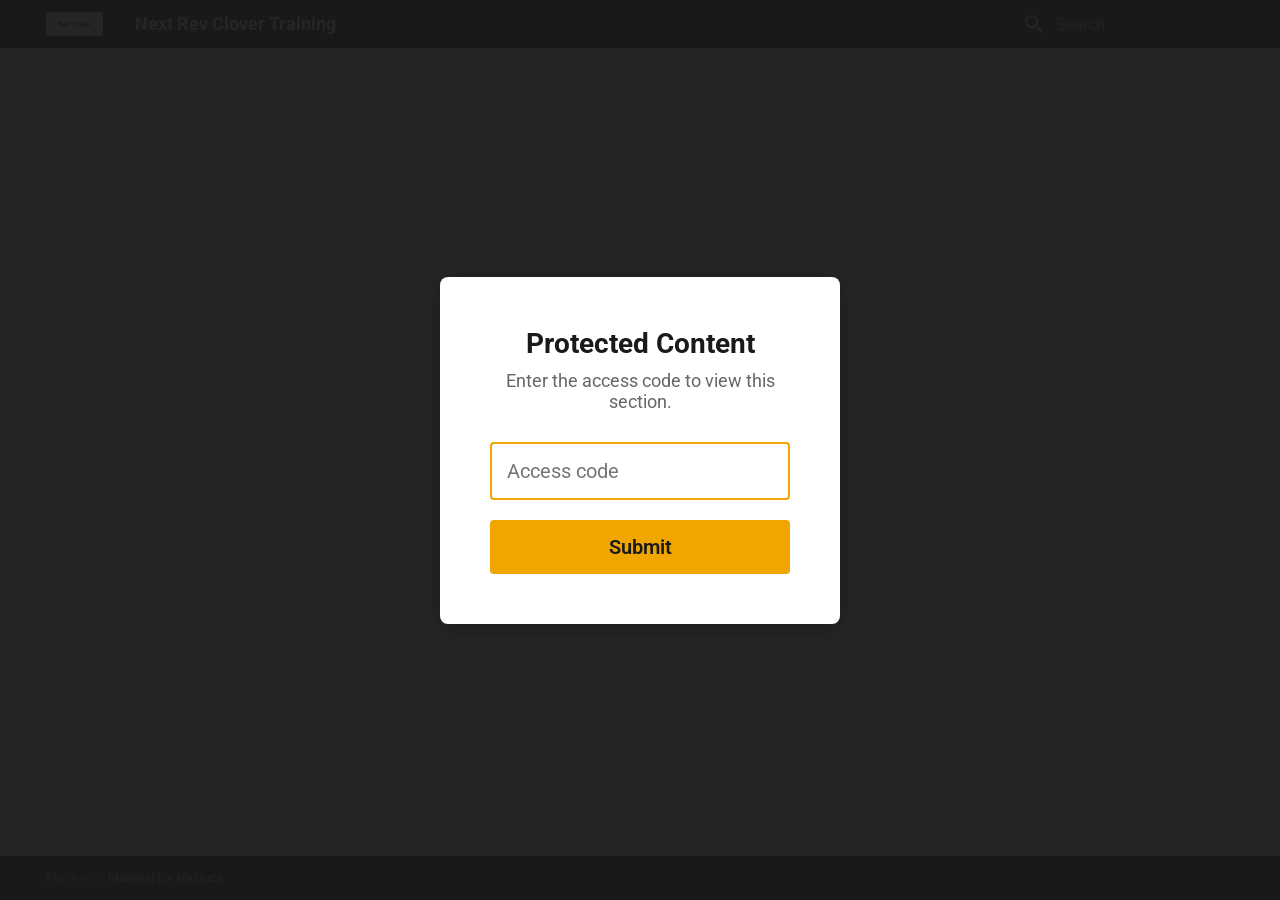
<file: clover-training/closing-orders/large-table-gratuity/index.html>
<!doctype html>
<html lang="en" class="no-js">
  <head>
    
      <meta charset="utf-8">
      <meta name="viewport" content="width=device-width,initial-scale=1">
      
      
      
        <link rel="canonical" href="https://nxtrev.com/clover-training/closing-orders/large-table-gratuity/">
      
      
        <link rel="prev" href="../tip-adjustment/">
      
      
        <link rel="next" href="../unpaid-orders/">
      
      
        
      
      
      <link rel="icon" href="../../assets/logo.jpg">
      <meta name="generator" content="mkdocs-1.6.1, mkdocs-material-9.7.4">
    
    
      
        <title>Large Table Gratuity - Next Rev Clover Training</title>
      
    
    
      <link rel="stylesheet" href="../../assets/stylesheets/main.484c7ddc.min.css">
      
        
        <link rel="stylesheet" href="../../assets/stylesheets/palette.ab4e12ef.min.css">
      
      


    
    
      
    
    
      
        
        
        <link rel="preconnect" href="https://fonts.gstatic.com" crossorigin>
        <link rel="stylesheet" href="https://fonts.googleapis.com/css?family=Roboto:300,300i,400,400i,700,700i%7CRoboto+Mono:400,400i,700,700i&display=fallback">
        <style>:root{--md-text-font:"Roboto";--md-code-font:"Roboto Mono"}</style>
      
    
    
      <link rel="stylesheet" href="../../assets/stylesheets/extra.css">
    
    <script>__md_scope=new URL("../..",location),__md_hash=e=>[...e].reduce(((e,_)=>(e<<5)-e+_.charCodeAt(0)),0),__md_get=(e,_=localStorage,t=__md_scope)=>JSON.parse(_.getItem(t.pathname+"."+e)),__md_set=(e,_,t=localStorage,a=__md_scope)=>{try{t.setItem(a.pathname+"."+e,JSON.stringify(_))}catch(e){}}</script>
    
      

    
    
  </head>
  
  
    
    
    
    
    
    <body dir="ltr" data-md-color-scheme="default" data-md-color-primary="custom" data-md-color-accent="custom">
  
    
    <input class="md-toggle" data-md-toggle="drawer" type="checkbox" id="__drawer" autocomplete="off">
    <input class="md-toggle" data-md-toggle="search" type="checkbox" id="__search" autocomplete="off">
    <label class="md-overlay" for="__drawer"></label>
    <div data-md-component="skip">
      
        
        <a href="#large-table-gratuity" class="md-skip">
          Skip to content
        </a>
      
    </div>
    <div data-md-component="announce">
      
    </div>
    
    
      

  

<header class="md-header md-header--shadow" data-md-component="header">
  <nav class="md-header__inner md-grid" aria-label="Header">
    <a href="../.." title="Next Rev Clover Training" class="md-header__button md-logo" aria-label="Next Rev Clover Training" data-md-component="logo">
      
  <img src="../../assets/logo.jpg" alt="logo">

    </a>
    <label class="md-header__button md-icon" for="__drawer">
      
      <svg xmlns="http://www.w3.org/2000/svg" viewBox="0 0 24 24"><path d="M3 6h18v2H3zm0 5h18v2H3zm0 5h18v2H3z"/></svg>
    </label>
    <div class="md-header__title" data-md-component="header-title">
      <div class="md-header__ellipsis">
        <div class="md-header__topic">
          <span class="md-ellipsis">
            Next Rev Clover Training
          </span>
        </div>
        <div class="md-header__topic" data-md-component="header-topic">
          <span class="md-ellipsis">
            
              Large Table Gratuity
            
          </span>
        </div>
      </div>
    </div>
    
      
    
    
    
    
      
      
        <label class="md-header__button md-icon" for="__search">
          
          <svg xmlns="http://www.w3.org/2000/svg" viewBox="0 0 24 24"><path d="M9.5 3A6.5 6.5 0 0 1 16 9.5c0 1.61-.59 3.09-1.56 4.23l.27.27h.79l5 5-1.5 1.5-5-5v-.79l-.27-.27A6.52 6.52 0 0 1 9.5 16 6.5 6.5 0 0 1 3 9.5 6.5 6.5 0 0 1 9.5 3m0 2C7 5 5 7 5 9.5S7 14 9.5 14 14 12 14 9.5 12 5 9.5 5"/></svg>
        </label>
        <div class="md-search" data-md-component="search" role="dialog">
  <label class="md-search__overlay" for="__search"></label>
  <div class="md-search__inner" role="search">
    <form class="md-search__form" name="search">
      <input type="text" class="md-search__input" name="query" aria-label="Search" placeholder="Search" autocapitalize="off" autocorrect="off" autocomplete="off" spellcheck="false" data-md-component="search-query" required>
      <label class="md-search__icon md-icon" for="__search">
        
        <svg xmlns="http://www.w3.org/2000/svg" viewBox="0 0 24 24"><path d="M9.5 3A6.5 6.5 0 0 1 16 9.5c0 1.61-.59 3.09-1.56 4.23l.27.27h.79l5 5-1.5 1.5-5-5v-.79l-.27-.27A6.52 6.52 0 0 1 9.5 16 6.5 6.5 0 0 1 3 9.5 6.5 6.5 0 0 1 9.5 3m0 2C7 5 5 7 5 9.5S7 14 9.5 14 14 12 14 9.5 12 5 9.5 5"/></svg>
        
        <svg xmlns="http://www.w3.org/2000/svg" viewBox="0 0 24 24"><path d="M20 11v2H8l5.5 5.5-1.42 1.42L4.16 12l7.92-7.92L13.5 5.5 8 11z"/></svg>
      </label>
      <nav class="md-search__options" aria-label="Search">
        
          <a href="javascript:void(0)" class="md-search__icon md-icon" title="Share" aria-label="Share" data-clipboard data-clipboard-text="" data-md-component="search-share" tabindex="-1">
            
            <svg xmlns="http://www.w3.org/2000/svg" viewBox="0 0 24 24"><path d="M18 16.08c-.76 0-1.44.3-1.96.77L8.91 12.7c.05-.23.09-.46.09-.7s-.04-.47-.09-.7l7.05-4.11c.54.5 1.25.81 2.04.81a3 3 0 0 0 3-3 3 3 0 0 0-3-3 3 3 0 0 0-3 3c0 .24.04.47.09.7L8.04 9.81C7.5 9.31 6.79 9 6 9a3 3 0 0 0-3 3 3 3 0 0 0 3 3c.79 0 1.5-.31 2.04-.81l7.12 4.15c-.05.21-.08.43-.08.66 0 1.61 1.31 2.91 2.92 2.91s2.92-1.3 2.92-2.91A2.92 2.92 0 0 0 18 16.08"/></svg>
          </a>
        
        <button type="reset" class="md-search__icon md-icon" title="Clear" aria-label="Clear" tabindex="-1">
          
          <svg xmlns="http://www.w3.org/2000/svg" viewBox="0 0 24 24"><path d="M19 6.41 17.59 5 12 10.59 6.41 5 5 6.41 10.59 12 5 17.59 6.41 19 12 13.41 17.59 19 19 17.59 13.41 12z"/></svg>
        </button>
      </nav>
      
    </form>
    <div class="md-search__output">
      <div class="md-search__scrollwrap" tabindex="0" data-md-scrollfix>
        <div class="md-search-result" data-md-component="search-result">
          <div class="md-search-result__meta">
            Initializing search
          </div>
          <ol class="md-search-result__list" role="presentation"></ol>
        </div>
      </div>
    </div>
  </div>
</div>
      
    
    
  </nav>
  
</header>
    
    <div class="md-container" data-md-component="container">
      
      
        
          
        
      
      <main class="md-main" data-md-component="main">
        <div class="md-main__inner md-grid">
          
            
              
              <div class="md-sidebar md-sidebar--primary" data-md-component="sidebar" data-md-type="navigation" >
                <div class="md-sidebar__scrollwrap">
                  <div class="md-sidebar__inner">
                    



<nav class="md-nav md-nav--primary" aria-label="Navigation" data-md-level="0">
  <label class="md-nav__title" for="__drawer">
    <a href="../.." title="Next Rev Clover Training" class="md-nav__button md-logo" aria-label="Next Rev Clover Training" data-md-component="logo">
      
  <img src="../../assets/logo.jpg" alt="logo">

    </a>
    Next Rev Clover Training
  </label>
  
  <ul class="md-nav__list" data-md-scrollfix>
    
      
      
  
  
  
  
    <li class="md-nav__item">
      <a href="../.." class="md-nav__link">
        
  
  
  <span class="md-ellipsis">
    
  
    Home
  

    
  </span>
  
  

      </a>
    </li>
  

    
      
      
  
  
  
  
    
    
    
    
    
    <li class="md-nav__item md-nav__item--nested">
      
        
        
        <input class="md-nav__toggle md-toggle " type="checkbox" id="__nav_2" >
        
          
          <label class="md-nav__link" for="__nav_2" id="__nav_2_label" tabindex="0">
            
  
  
  <span class="md-ellipsis">
    
  
    General
  

    
  </span>
  
  

            <span class="md-nav__icon md-icon"></span>
          </label>
        
        <nav class="md-nav" data-md-level="1" aria-labelledby="__nav_2_label" aria-expanded="false">
          <label class="md-nav__title" for="__nav_2">
            <span class="md-nav__icon md-icon"></span>
            
  
    General
  

          </label>
          <ul class="md-nav__list" data-md-scrollfix>
            
              
                
  
  
  
  
    <li class="md-nav__item">
      <a href="../../general/pos-login/" class="md-nav__link">
        
  
  
  <span class="md-ellipsis">
    
  
    POS Login
  

    
  </span>
  
  

      </a>
    </li>
  

              
            
              
                
  
  
  
  
    <li class="md-nav__item">
      <a href="../../general/menu-selection/" class="md-nav__link">
        
  
  
  <span class="md-ellipsis">
    
  
    Menu Selection
  

    
  </span>
  
  

      </a>
    </li>
  

              
            
          </ul>
        </nav>
      
    </li>
  

    
      
      
  
  
  
  
    
    
    
    
    
    <li class="md-nav__item md-nav__item--nested">
      
        
        
        <input class="md-nav__toggle md-toggle " type="checkbox" id="__nav_3" >
        
          
          <label class="md-nav__link" for="__nav_3" id="__nav_3_label" tabindex="0">
            
  
  
  <span class="md-ellipsis">
    
  
    Shifts
  

    
  </span>
  
  

            <span class="md-nav__icon md-icon"></span>
          </label>
        
        <nav class="md-nav" data-md-level="1" aria-labelledby="__nav_3_label" aria-expanded="false">
          <label class="md-nav__title" for="__nav_3">
            <span class="md-nav__icon md-icon"></span>
            
  
    Shifts
  

          </label>
          <ul class="md-nav__list" data-md-scrollfix>
            
              
                
  
  
  
  
    <li class="md-nav__item">
      <a href="../../shifts/clock-in/" class="md-nav__link">
        
  
  
  <span class="md-ellipsis">
    
  
    Clock In
  

    
  </span>
  
  

      </a>
    </li>
  

              
            
              
                
  
  
  
  
    <li class="md-nav__item">
      <a href="../../shifts/clock-out/" class="md-nav__link">
        
  
  
  <span class="md-ellipsis">
    
  
    Clock Out
  

    
  </span>
  
  

      </a>
    </li>
  

              
            
              
                
  
  
  
  
    <li class="md-nav__item">
      <a href="../../shifts/server-settlement-report/" class="md-nav__link">
        
  
  
  <span class="md-ellipsis">
    
  
    Server Settlement Report
  

    
  </span>
  
  

      </a>
    </li>
  

              
            
              
                
  
  
  
  
    <li class="md-nav__item">
      <a href="../../shifts/employee-food-discount/" class="md-nav__link">
        
  
  
  <span class="md-ellipsis">
    
  
    Employee Food Discount
  

    
  </span>
  
  

      </a>
    </li>
  

              
            
          </ul>
        </nav>
      
    </li>
  

    
      
      
  
  
  
  
    
    
    
    
    
    <li class="md-nav__item md-nav__item--nested">
      
        
        
        <input class="md-nav__toggle md-toggle " type="checkbox" id="__nav_4" >
        
          
          <label class="md-nav__link" for="__nav_4" id="__nav_4_label" tabindex="0">
            
  
  
  <span class="md-ellipsis">
    
  
    Opening Orders
  

    
  </span>
  
  

            <span class="md-nav__icon md-icon"></span>
          </label>
        
        <nav class="md-nav" data-md-level="1" aria-labelledby="__nav_4_label" aria-expanded="false">
          <label class="md-nav__title" for="__nav_4">
            <span class="md-nav__icon md-icon"></span>
            
  
    Opening Orders
  

          </label>
          <ul class="md-nav__list" data-md-scrollfix>
            
              
                
  
  
  
  
    <li class="md-nav__item">
      <a href="../../opening-orders/open-member-order-bar/" class="md-nav__link">
        
  
  
  <span class="md-ellipsis">
    
  
    Member Order (Bar)
  

    
  </span>
  
  

      </a>
    </li>
  

              
            
              
                
  
  
  
  
    <li class="md-nav__item">
      <a href="../../opening-orders/open-member-order-table/" class="md-nav__link">
        
  
  
  <span class="md-ellipsis">
    
  
    Member Order (Table)
  

    
  </span>
  
  

      </a>
    </li>
  

              
            
              
                
  
  
  
  
    <li class="md-nav__item">
      <a href="../../opening-orders/open-non-member-order/" class="md-nav__link">
        
  
  
  <span class="md-ellipsis">
    
  
    Non-Member Order
  

    
  </span>
  
  

      </a>
    </li>
  

              
            
              
                
  
  
  
  
    <li class="md-nav__item">
      <a href="../../opening-orders/takeout-order/" class="md-nav__link">
        
  
  
  <span class="md-ellipsis">
    
  
    Takeout Order
  

    
  </span>
  
  

      </a>
    </li>
  

              
            
              
                
  
  
  
  
    <li class="md-nav__item">
      <a href="../../opening-orders/credit-pre-auth/" class="md-nav__link">
        
  
  
  <span class="md-ellipsis">
    
  
    Credit Pre-Auth
  

    
  </span>
  
  

      </a>
    </li>
  

              
            
          </ul>
        </nav>
      
    </li>
  

    
      
      
  
  
  
  
    
    
    
    
    
    <li class="md-nav__item md-nav__item--nested">
      
        
        
        <input class="md-nav__toggle md-toggle " type="checkbox" id="__nav_5" >
        
          
          <label class="md-nav__link" for="__nav_5" id="__nav_5_label" tabindex="0">
            
  
  
  <span class="md-ellipsis">
    
  
    Updating Orders
  

    
  </span>
  
  

            <span class="md-nav__icon md-icon"></span>
          </label>
        
        <nav class="md-nav" data-md-level="1" aria-labelledby="__nav_5_label" aria-expanded="false">
          <label class="md-nav__title" for="__nav_5">
            <span class="md-nav__icon md-icon"></span>
            
  
    Updating Orders
  

          </label>
          <ul class="md-nav__list" data-md-scrollfix>
            
              
                
  
  
  
  
    <li class="md-nav__item">
      <a href="../../updating-orders/add-and-remove-items/" class="md-nav__link">
        
  
  
  <span class="md-ellipsis">
    
  
    Add Items
  

    
  </span>
  
  

      </a>
    </li>
  

              
            
              
                
  
  
  
  
    <li class="md-nav__item">
      <a href="../../updating-orders/add-custom-item/" class="md-nav__link">
        
  
  
  <span class="md-ellipsis">
    
  
    Add Custom Item
  

    
  </span>
  
  

      </a>
    </li>
  

              
            
              
                
  
  
  
  
    <li class="md-nav__item">
      <a href="../../updating-orders/remove-or-void-items/" class="md-nav__link">
        
  
  
  <span class="md-ellipsis">
    
  
    Remove or Void Items
  

    
  </span>
  
  

      </a>
    </li>
  

              
            
              
                
  
  
  
  
    <li class="md-nav__item">
      <a href="../../updating-orders/modify-guest-count/" class="md-nav__link">
        
  
  
  <span class="md-ellipsis">
    
  
    Modify Guest Count
  

    
  </span>
  
  

      </a>
    </li>
  

              
            
              
                
  
  
  
  
    <li class="md-nav__item">
      <a href="../../updating-orders/coursing-and-firing/" class="md-nav__link">
        
  
  
  <span class="md-ellipsis">
    
  
    Coursing & Firing
  

    
  </span>
  
  

      </a>
    </li>
  

              
            
              
                
  
  
  
  
    <li class="md-nav__item">
      <a href="../../updating-orders/moving-items/" class="md-nav__link">
        
  
  
  <span class="md-ellipsis">
    
  
    Moving Items
  

    
  </span>
  
  

      </a>
    </li>
  

              
            
              
                
  
  
  
  
    <li class="md-nav__item">
      <a href="../../updating-orders/moving-guests/" class="md-nav__link">
        
  
  
  <span class="md-ellipsis">
    
  
    Moving Guests
  

    
  </span>
  
  

      </a>
    </li>
  

              
            
              
                
  
  
  
  
    <li class="md-nav__item">
      <a href="../../updating-orders/transfer-server/" class="md-nav__link">
        
  
  
  <span class="md-ellipsis">
    
  
    Transfer Server
  

    
  </span>
  
  

      </a>
    </li>
  

              
            
              
                
  
  
  
  
    <li class="md-nav__item">
      <a href="../../updating-orders/moving-tables/" class="md-nav__link">
        
  
  
  <span class="md-ellipsis">
    
  
    Moving Tables
  

    
  </span>
  
  

      </a>
    </li>
  

              
            
              
                
  
  
  
  
    <li class="md-nav__item">
      <a href="../../updating-orders/combining-tables/" class="md-nav__link">
        
  
  
  <span class="md-ellipsis">
    
  
    Combining Tables
  

    
  </span>
  
  

      </a>
    </li>
  

              
            
              
                
  
  
  
  
    <li class="md-nav__item">
      <a href="../../updating-orders/reassign-member/" class="md-nav__link">
        
  
  
  <span class="md-ellipsis">
    
  
    Reassign Member
  

    
  </span>
  
  

      </a>
    </li>
  

              
            
          </ul>
        </nav>
      
    </li>
  

    
      
      
  
  
    
  
  
  
    
    
    
    
    
    <li class="md-nav__item md-nav__item--active md-nav__item--nested">
      
        
        
        <input class="md-nav__toggle md-toggle " type="checkbox" id="__nav_6" checked>
        
          
          <label class="md-nav__link" for="__nav_6" id="__nav_6_label" tabindex="0">
            
  
  
  <span class="md-ellipsis">
    
  
    Closing Orders
  

    
  </span>
  
  

            <span class="md-nav__icon md-icon"></span>
          </label>
        
        <nav class="md-nav" data-md-level="1" aria-labelledby="__nav_6_label" aria-expanded="true">
          <label class="md-nav__title" for="__nav_6">
            <span class="md-nav__icon md-icon"></span>
            
  
    Closing Orders
  

          </label>
          <ul class="md-nav__list" data-md-scrollfix>
            
              
                
  
  
  
  
    <li class="md-nav__item">
      <a href="../bill-printing/" class="md-nav__link">
        
  
  
  <span class="md-ellipsis">
    
  
    Bill Printing
  

    
  </span>
  
  

      </a>
    </li>
  

              
            
              
                
  
  
  
  
    <li class="md-nav__item">
      <a href="../take-payment/" class="md-nav__link">
        
  
  
  <span class="md-ellipsis">
    
  
    Take Payment
  

    
  </span>
  
  

      </a>
    </li>
  

              
            
              
                
  
  
  
  
    <li class="md-nav__item">
      <a href="../tip-adjustment/" class="md-nav__link">
        
  
  
  <span class="md-ellipsis">
    
  
    Tip Adjustment
  

    
  </span>
  
  

      </a>
    </li>
  

              
            
              
                
  
  
    
  
  
  
    <li class="md-nav__item md-nav__item--active">
      
      <input class="md-nav__toggle md-toggle" type="checkbox" id="__toc">
      
      
        
      
      
        <label class="md-nav__link md-nav__link--active" for="__toc">
          
  
  
  <span class="md-ellipsis">
    
  
    Large Table Gratuity
  

    
  </span>
  
  

          <span class="md-nav__icon md-icon"></span>
        </label>
      
      <a href="./" class="md-nav__link md-nav__link--active">
        
  
  
  <span class="md-ellipsis">
    
  
    Large Table Gratuity
  

    
  </span>
  
  

      </a>
      
        

<nav class="md-nav md-nav--secondary" aria-label="Table of contents">
  
  
  
    
  
  
    <label class="md-nav__title" for="__toc">
      <span class="md-nav__icon md-icon"></span>
      Table of contents
    </label>
    <ul class="md-nav__list" data-md-component="toc" data-md-scrollfix>
      
        <li class="md-nav__item">
  <a href="#on-station" class="md-nav__link">
    <span class="md-ellipsis">
      
        On Station
      
    </span>
  </a>
  
</li>
      
        <li class="md-nav__item">
  <a href="#on-flex" class="md-nav__link">
    <span class="md-ellipsis">
      
        On Flex
      
    </span>
  </a>
  
</li>
      
    </ul>
  
</nav>
      
    </li>
  

              
            
              
                
  
  
  
  
    <li class="md-nav__item">
      <a href="../unpaid-orders/" class="md-nav__link">
        
  
  
  <span class="md-ellipsis">
    
  
    Unpaid Orders
  

    
  </span>
  
  

      </a>
    </li>
  

              
            
              
                
  
  
  
  
    <li class="md-nav__item">
      <a href="../refunding-payments/" class="md-nav__link">
        
  
  
  <span class="md-ellipsis">
    
  
    Refunding Payments
  

    
  </span>
  
  

      </a>
    </li>
  

              
            
          </ul>
        </nav>
      
    </li>
  

    
      
      
  
  
  
  
    
    
    
    
    
    <li class="md-nav__item md-nav__item--nested">
      
        
        
        <input class="md-nav__toggle md-toggle " type="checkbox" id="__nav_7" >
        
          
          <label class="md-nav__link" for="__nav_7" id="__nav_7_label" tabindex="0">
            
  
  
  <span class="md-ellipsis">
    
  
    Membership & Daily Book
  

    
  </span>
  
  

            <span class="md-nav__icon md-icon"></span>
          </label>
        
        <nav class="md-nav" data-md-level="1" aria-labelledby="__nav_7_label" aria-expanded="false">
          <label class="md-nav__title" for="__nav_7">
            <span class="md-nav__icon md-icon"></span>
            
  
    Membership & Daily Book
  

          </label>
          <ul class="md-nav__list" data-md-scrollfix>
            
              
                
  
  
  
  
    <li class="md-nav__item">
      <a href="../../membership-daily-book/membership-renewal/" class="md-nav__link">
        
  
  
  <span class="md-ellipsis">
    
  
    Membership Renewal
  

    
  </span>
  
  

      </a>
    </li>
  

              
            
              
                
  
  
  
  
    <li class="md-nav__item">
      <a href="../../membership-daily-book/sign-the-book/" class="md-nav__link">
        
  
  
  <span class="md-ellipsis">
    
  
    Sign the Book
  

    
  </span>
  
  

      </a>
    </li>
  

              
            
          </ul>
        </nav>
      
    </li>
  

    
      
      
  
  
  
  
    
    
    
    
    
    <li class="md-nav__item md-nav__item--nested">
      
        
        
        <input class="md-nav__toggle md-toggle " type="checkbox" id="__nav_8" >
        
          
          <label class="md-nav__link" for="__nav_8" id="__nav_8_label" tabindex="0">
            
  
  
  <span class="md-ellipsis">
    
  
    Gift Cards & Coupons
  

    
  </span>
  
  

            <span class="md-nav__icon md-icon"></span>
          </label>
        
        <nav class="md-nav" data-md-level="1" aria-labelledby="__nav_8_label" aria-expanded="false">
          <label class="md-nav__title" for="__nav_8">
            <span class="md-nav__icon md-icon"></span>
            
  
    Gift Cards & Coupons
  

          </label>
          <ul class="md-nav__list" data-md-scrollfix>
            
              
                
  
  
  
  
    <li class="md-nav__item">
      <a href="../../gift-cards/old-gift-cards/" class="md-nav__link">
        
  
  
  <span class="md-ellipsis">
    
  
    Old Gift Cards
  

    
  </span>
  
  

      </a>
    </li>
  

              
            
              
                
  
  
  
  
    <li class="md-nav__item">
      <a href="../../gift-cards/pay-with-clover-gift-card/" class="md-nav__link">
        
  
  
  <span class="md-ellipsis">
    
  
    Pay with Clover Gift Card
  

    
  </span>
  
  

      </a>
    </li>
  

              
            
              
                
  
  
  
  
    <li class="md-nav__item">
      <a href="../../gift-cards/check-balance/" class="md-nav__link">
        
  
  
  <span class="md-ellipsis">
    
  
    Check Balance
  

    
  </span>
  
  

      </a>
    </li>
  

              
            
              
                
  
  
  
  
    <li class="md-nav__item">
      <a href="../../gift-cards/load-a-clover-gift-card/" class="md-nav__link">
        
  
  
  <span class="md-ellipsis">
    
  
    Load a Clover Gift Card
  

    
  </span>
  
  

      </a>
    </li>
  

              
            
              
                
  
  
  
  
    <li class="md-nav__item">
      <a href="../../gift-cards/coupons/" class="md-nav__link">
        
  
  
  <span class="md-ellipsis">
    
  
    $5 Coupons
  

    
  </span>
  
  

      </a>
    </li>
  

              
            
          </ul>
        </nav>
      
    </li>
  

    
      
      
  
  
  
  
    
    
    
    
    
    <li class="md-nav__item md-nav__item--nested">
      
        
        
        <input class="md-nav__toggle md-toggle " type="checkbox" id="__nav_9" >
        
          
          <label class="md-nav__link" for="__nav_9" id="__nav_9_label" tabindex="0">
            
  
  
  <span class="md-ellipsis">
    
  
    Bartender
  

    
  </span>
  
  

            <span class="md-nav__icon md-icon"></span>
          </label>
        
        <nav class="md-nav" data-md-level="1" aria-labelledby="__nav_9_label" aria-expanded="false">
          <label class="md-nav__title" for="__nav_9">
            <span class="md-nav__icon md-icon"></span>
            
  
    Bartender
  

          </label>
          <ul class="md-nav__list" data-md-scrollfix>
            
              
                
  
  
  
  
    <li class="md-nav__item">
      <a href="../../bartender/record-cash-events/" class="md-nav__link">
        
  
  
  <span class="md-ellipsis">
    
  
    Record Cash Events
  

    
  </span>
  
  

      </a>
    </li>
  

              
            
              
                
  
  
  
  
    <li class="md-nav__item">
      <a href="../../bartender/terminal-settlement-report/" class="md-nav__link">
        
  
  
  <span class="md-ellipsis">
    
  
    Terminal Settlement Report
  

    
  </span>
  
  

      </a>
    </li>
  

              
            
              
                
  
  
  
  
    <li class="md-nav__item">
      <a href="../../bartender/employee-shift-drink/" class="md-nav__link">
        
  
  
  <span class="md-ellipsis">
    
  
    Employee Shift Drink
  

    
  </span>
  
  

      </a>
    </li>
  

              
            
              
                
  
  
  
  
    <li class="md-nav__item">
      <a href="../../bartender/drink-chips/" class="md-nav__link">
        
  
  
  <span class="md-ellipsis">
    
  
    Drink Chips
  

    
  </span>
  
  

      </a>
    </li>
  

              
            
          </ul>
        </nav>
      
    </li>
  

    
      
      
  
  
  
  
    
    
    
    
    
    <li class="md-nav__item md-nav__item--nested">
      
        
        
        <input class="md-nav__toggle md-toggle " type="checkbox" id="__nav_10" >
        
          
          <label class="md-nav__link" for="__nav_10" id="__nav_10_label" tabindex="0">
            
  
  
  <span class="md-ellipsis">
    
  
    Banquets
  

    
  </span>
  
  

            <span class="md-nav__icon md-icon"></span>
          </label>
        
        <nav class="md-nav" data-md-level="1" aria-labelledby="__nav_10_label" aria-expanded="false">
          <label class="md-nav__title" for="__nav_10">
            <span class="md-nav__icon md-icon"></span>
            
  
    Banquets
  

          </label>
          <ul class="md-nav__list" data-md-scrollfix>
            
              
                
  
  
  
  
    <li class="md-nav__item">
      <a href="../../banquets/banquet-orders/" class="md-nav__link">
        
  
  
  <span class="md-ellipsis">
    
  
    Banquet Orders
  

    
  </span>
  
  

      </a>
    </li>
  

              
            
              
                
  
  
  
  
    <li class="md-nav__item">
      <a href="../../banquets/banquet-deposits/" class="md-nav__link">
        
  
  
  <span class="md-ellipsis">
    
  
    Banquet Deposits
  

    
  </span>
  
  

      </a>
    </li>
  

              
            
          </ul>
        </nav>
      
    </li>
  

    
  </ul>
</nav>
                  </div>
                </div>
              </div>
            
            
              
              <div class="md-sidebar md-sidebar--secondary" data-md-component="sidebar" data-md-type="toc" >
                <div class="md-sidebar__scrollwrap">
                  <div class="md-sidebar__inner">
                    

<nav class="md-nav md-nav--secondary" aria-label="Table of contents">
  
  
  
    
  
  
    <label class="md-nav__title" for="__toc">
      <span class="md-nav__icon md-icon"></span>
      Table of contents
    </label>
    <ul class="md-nav__list" data-md-component="toc" data-md-scrollfix>
      
        <li class="md-nav__item">
  <a href="#on-station" class="md-nav__link">
    <span class="md-ellipsis">
      
        On Station
      
    </span>
  </a>
  
</li>
      
        <li class="md-nav__item">
  <a href="#on-flex" class="md-nav__link">
    <span class="md-ellipsis">
      
        On Flex
      
    </span>
  </a>
  
</li>
      
    </ul>
  
</nav>
                  </div>
                </div>
              </div>
            
          
          
            <div class="md-content" data-md-component="content">
              
                



  


  <nav class="md-path" aria-label="Navigation" >
    <ol class="md-path__list">
      
        
  
  
    <li class="md-path__item">
      <a href="../.." class="md-path__link">
        
  <span class="md-ellipsis">
    Home
  </span>

      </a>
    </li>
  

      
      
        
  
  
    
    
      <li class="md-path__item">
        <a href="../bill-printing/" class="md-path__link">
          
  <span class="md-ellipsis">
    Closing Orders
  </span>

        </a>
      </li>
    
  

      
    </ol>
  </nav>

              
              <article class="md-content__inner md-typeset">
                
                  



<h1 id="large-table-gratuity">Large Table Gratuity</h1>
<p>A 20% gratuity can be added for large tables at the server's discretion. This adds a required 20% tip to the printed bill.</p>
<p>In Clover, this required gratuity is called a <strong>Service Charge</strong>.</p>
<div class="admonition note">
<p class="admonition-title">Prerequisite</p>
<p>An order must be open on screen.</p>
<ul>
<li><strong>Continuing from another workflow</strong>: the order is already open — continue below.</li>
<li><strong>Returning to an existing order</strong>: find it on the <strong>Tables</strong> tab or <strong>Bar Tab</strong> and tap to open.</li>
</ul>
</div>
<h2 id="on-station">On Station</h2>
<ol>
<li>Tap the <strong>three dots</strong> on the bottom bar</li>
<li>Select <strong>Add Service Charge (20.0%)</strong></li>
</ol>
<p>The service charge shows up right away on the order summary.</p>
<h2 id="on-flex">On Flex</h2>
<ol>
<li>Tap the green <strong>Pay</strong> button (top left) → tap the <strong>three dots</strong> (bottom right)</li>
<li>Select <strong>Add Service Charge (20.0%)</strong></li>
</ol>
<p>The service charge shows up right away on the order summary.</p>
<p>&nbsp;</p>
<p>&nbsp;</p>
<p>&nbsp;</p>












                
              </article>
            </div>
          
          
<script>var target=document.getElementById(location.hash.slice(1));target&&target.name&&(target.checked=target.name.startsWith("__tabbed_"))</script>
        </div>
        
          <button type="button" class="md-top md-icon" data-md-component="top" hidden>
  
  <svg xmlns="http://www.w3.org/2000/svg" viewBox="0 0 24 24"><path d="M13 20h-2V8l-5.5 5.5-1.42-1.42L12 4.16l7.92 7.92-1.42 1.42L13 8z"/></svg>
  Back to top
</button>
        
      </main>
      
        <footer class="md-footer">
  
  <div class="md-footer-meta md-typeset">
    <div class="md-footer-meta__inner md-grid">
      <div class="md-copyright">
  
  
    Made with
    <a href="https://squidfunk.github.io/mkdocs-material/" target="_blank" rel="noopener">
      Material for MkDocs
    </a>
  
</div>
      
    </div>
  </div>
</footer>
      
    </div>
    <div class="md-dialog" data-md-component="dialog">
      <div class="md-dialog__inner md-typeset"></div>
    </div>
    
    
    
      
      
      <script id="__config" type="application/json">{"annotate": null, "base": "../..", "features": ["navigation.top", "navigation.path", "search.highlight", "search.share"], "search": "../../assets/javascripts/workers/search.2c215733.min.js", "tags": null, "translations": {"clipboard.copied": "Copied to clipboard", "clipboard.copy": "Copy to clipboard", "search.result.more.one": "1 more on this page", "search.result.more.other": "# more on this page", "search.result.none": "No matching documents", "search.result.one": "1 matching document", "search.result.other": "# matching documents", "search.result.placeholder": "Type to start searching", "search.result.term.missing": "Missing", "select.version": "Select version"}, "version": null}</script>
    
    
      <script src="../../assets/javascripts/bundle.79ae519e.min.js"></script>
      
        <script src="../../javascripts/auth-gate.js"></script>
      
    
  </body>
</html>
</file>
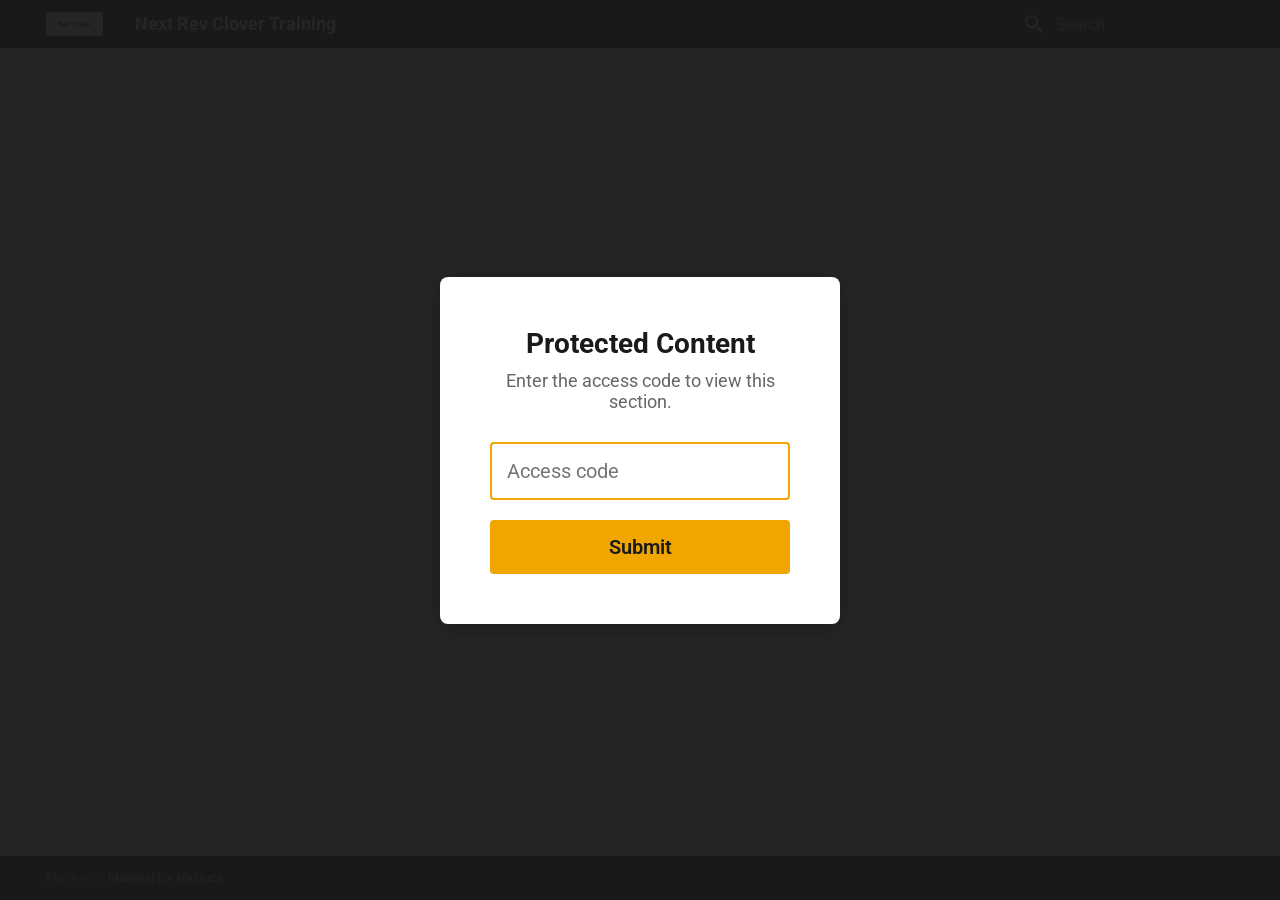
<file: clover-training/closing-orders/refunding-payments/index.html>
<!doctype html>
<html lang="en" class="no-js">
  <head>
    
      <meta charset="utf-8">
      <meta name="viewport" content="width=device-width,initial-scale=1">
      
      
      
        <link rel="canonical" href="https://nxtrev.com/clover-training/closing-orders/refunding-payments/">
      
      
        <link rel="prev" href="../unpaid-orders/">
      
      
        <link rel="next" href="../../membership-daily-book/membership-renewal/">
      
      
        
      
      
      <link rel="icon" href="../../assets/logo.jpg">
      <meta name="generator" content="mkdocs-1.6.1, mkdocs-material-9.7.4">
    
    
      
        <title>Refunding Payments - Next Rev Clover Training</title>
      
    
    
      <link rel="stylesheet" href="../../assets/stylesheets/main.484c7ddc.min.css">
      
        
        <link rel="stylesheet" href="../../assets/stylesheets/palette.ab4e12ef.min.css">
      
      


    
    
      
    
    
      
        
        
        <link rel="preconnect" href="https://fonts.gstatic.com" crossorigin>
        <link rel="stylesheet" href="https://fonts.googleapis.com/css?family=Roboto:300,300i,400,400i,700,700i%7CRoboto+Mono:400,400i,700,700i&display=fallback">
        <style>:root{--md-text-font:"Roboto";--md-code-font:"Roboto Mono"}</style>
      
    
    
      <link rel="stylesheet" href="../../assets/stylesheets/extra.css">
    
    <script>__md_scope=new URL("../..",location),__md_hash=e=>[...e].reduce(((e,_)=>(e<<5)-e+_.charCodeAt(0)),0),__md_get=(e,_=localStorage,t=__md_scope)=>JSON.parse(_.getItem(t.pathname+"."+e)),__md_set=(e,_,t=localStorage,a=__md_scope)=>{try{t.setItem(a.pathname+"."+e,JSON.stringify(_))}catch(e){}}</script>
    
      

    
    
  </head>
  
  
    
    
    
    
    
    <body dir="ltr" data-md-color-scheme="default" data-md-color-primary="custom" data-md-color-accent="custom">
  
    
    <input class="md-toggle" data-md-toggle="drawer" type="checkbox" id="__drawer" autocomplete="off">
    <input class="md-toggle" data-md-toggle="search" type="checkbox" id="__search" autocomplete="off">
    <label class="md-overlay" for="__drawer"></label>
    <div data-md-component="skip">
      
        
        <a href="#refunding-payments" class="md-skip">
          Skip to content
        </a>
      
    </div>
    <div data-md-component="announce">
      
    </div>
    
    
      

  

<header class="md-header md-header--shadow" data-md-component="header">
  <nav class="md-header__inner md-grid" aria-label="Header">
    <a href="../.." title="Next Rev Clover Training" class="md-header__button md-logo" aria-label="Next Rev Clover Training" data-md-component="logo">
      
  <img src="../../assets/logo.jpg" alt="logo">

    </a>
    <label class="md-header__button md-icon" for="__drawer">
      
      <svg xmlns="http://www.w3.org/2000/svg" viewBox="0 0 24 24"><path d="M3 6h18v2H3zm0 5h18v2H3zm0 5h18v2H3z"/></svg>
    </label>
    <div class="md-header__title" data-md-component="header-title">
      <div class="md-header__ellipsis">
        <div class="md-header__topic">
          <span class="md-ellipsis">
            Next Rev Clover Training
          </span>
        </div>
        <div class="md-header__topic" data-md-component="header-topic">
          <span class="md-ellipsis">
            
              Refunding Payments
            
          </span>
        </div>
      </div>
    </div>
    
      
    
    
    
    
      
      
        <label class="md-header__button md-icon" for="__search">
          
          <svg xmlns="http://www.w3.org/2000/svg" viewBox="0 0 24 24"><path d="M9.5 3A6.5 6.5 0 0 1 16 9.5c0 1.61-.59 3.09-1.56 4.23l.27.27h.79l5 5-1.5 1.5-5-5v-.79l-.27-.27A6.52 6.52 0 0 1 9.5 16 6.5 6.5 0 0 1 3 9.5 6.5 6.5 0 0 1 9.5 3m0 2C7 5 5 7 5 9.5S7 14 9.5 14 14 12 14 9.5 12 5 9.5 5"/></svg>
        </label>
        <div class="md-search" data-md-component="search" role="dialog">
  <label class="md-search__overlay" for="__search"></label>
  <div class="md-search__inner" role="search">
    <form class="md-search__form" name="search">
      <input type="text" class="md-search__input" name="query" aria-label="Search" placeholder="Search" autocapitalize="off" autocorrect="off" autocomplete="off" spellcheck="false" data-md-component="search-query" required>
      <label class="md-search__icon md-icon" for="__search">
        
        <svg xmlns="http://www.w3.org/2000/svg" viewBox="0 0 24 24"><path d="M9.5 3A6.5 6.5 0 0 1 16 9.5c0 1.61-.59 3.09-1.56 4.23l.27.27h.79l5 5-1.5 1.5-5-5v-.79l-.27-.27A6.52 6.52 0 0 1 9.5 16 6.5 6.5 0 0 1 3 9.5 6.5 6.5 0 0 1 9.5 3m0 2C7 5 5 7 5 9.5S7 14 9.5 14 14 12 14 9.5 12 5 9.5 5"/></svg>
        
        <svg xmlns="http://www.w3.org/2000/svg" viewBox="0 0 24 24"><path d="M20 11v2H8l5.5 5.5-1.42 1.42L4.16 12l7.92-7.92L13.5 5.5 8 11z"/></svg>
      </label>
      <nav class="md-search__options" aria-label="Search">
        
          <a href="javascript:void(0)" class="md-search__icon md-icon" title="Share" aria-label="Share" data-clipboard data-clipboard-text="" data-md-component="search-share" tabindex="-1">
            
            <svg xmlns="http://www.w3.org/2000/svg" viewBox="0 0 24 24"><path d="M18 16.08c-.76 0-1.44.3-1.96.77L8.91 12.7c.05-.23.09-.46.09-.7s-.04-.47-.09-.7l7.05-4.11c.54.5 1.25.81 2.04.81a3 3 0 0 0 3-3 3 3 0 0 0-3-3 3 3 0 0 0-3 3c0 .24.04.47.09.7L8.04 9.81C7.5 9.31 6.79 9 6 9a3 3 0 0 0-3 3 3 3 0 0 0 3 3c.79 0 1.5-.31 2.04-.81l7.12 4.15c-.05.21-.08.43-.08.66 0 1.61 1.31 2.91 2.92 2.91s2.92-1.3 2.92-2.91A2.92 2.92 0 0 0 18 16.08"/></svg>
          </a>
        
        <button type="reset" class="md-search__icon md-icon" title="Clear" aria-label="Clear" tabindex="-1">
          
          <svg xmlns="http://www.w3.org/2000/svg" viewBox="0 0 24 24"><path d="M19 6.41 17.59 5 12 10.59 6.41 5 5 6.41 10.59 12 5 17.59 6.41 19 12 13.41 17.59 19 19 17.59 13.41 12z"/></svg>
        </button>
      </nav>
      
    </form>
    <div class="md-search__output">
      <div class="md-search__scrollwrap" tabindex="0" data-md-scrollfix>
        <div class="md-search-result" data-md-component="search-result">
          <div class="md-search-result__meta">
            Initializing search
          </div>
          <ol class="md-search-result__list" role="presentation"></ol>
        </div>
      </div>
    </div>
  </div>
</div>
      
    
    
  </nav>
  
</header>
    
    <div class="md-container" data-md-component="container">
      
      
        
          
        
      
      <main class="md-main" data-md-component="main">
        <div class="md-main__inner md-grid">
          
            
              
              <div class="md-sidebar md-sidebar--primary" data-md-component="sidebar" data-md-type="navigation" >
                <div class="md-sidebar__scrollwrap">
                  <div class="md-sidebar__inner">
                    



<nav class="md-nav md-nav--primary" aria-label="Navigation" data-md-level="0">
  <label class="md-nav__title" for="__drawer">
    <a href="../.." title="Next Rev Clover Training" class="md-nav__button md-logo" aria-label="Next Rev Clover Training" data-md-component="logo">
      
  <img src="../../assets/logo.jpg" alt="logo">

    </a>
    Next Rev Clover Training
  </label>
  
  <ul class="md-nav__list" data-md-scrollfix>
    
      
      
  
  
  
  
    <li class="md-nav__item">
      <a href="../.." class="md-nav__link">
        
  
  
  <span class="md-ellipsis">
    
  
    Home
  

    
  </span>
  
  

      </a>
    </li>
  

    
      
      
  
  
  
  
    
    
    
    
    
    <li class="md-nav__item md-nav__item--nested">
      
        
        
        <input class="md-nav__toggle md-toggle " type="checkbox" id="__nav_2" >
        
          
          <label class="md-nav__link" for="__nav_2" id="__nav_2_label" tabindex="0">
            
  
  
  <span class="md-ellipsis">
    
  
    General
  

    
  </span>
  
  

            <span class="md-nav__icon md-icon"></span>
          </label>
        
        <nav class="md-nav" data-md-level="1" aria-labelledby="__nav_2_label" aria-expanded="false">
          <label class="md-nav__title" for="__nav_2">
            <span class="md-nav__icon md-icon"></span>
            
  
    General
  

          </label>
          <ul class="md-nav__list" data-md-scrollfix>
            
              
                
  
  
  
  
    <li class="md-nav__item">
      <a href="../../general/pos-login/" class="md-nav__link">
        
  
  
  <span class="md-ellipsis">
    
  
    POS Login
  

    
  </span>
  
  

      </a>
    </li>
  

              
            
              
                
  
  
  
  
    <li class="md-nav__item">
      <a href="../../general/menu-selection/" class="md-nav__link">
        
  
  
  <span class="md-ellipsis">
    
  
    Menu Selection
  

    
  </span>
  
  

      </a>
    </li>
  

              
            
          </ul>
        </nav>
      
    </li>
  

    
      
      
  
  
  
  
    
    
    
    
    
    <li class="md-nav__item md-nav__item--nested">
      
        
        
        <input class="md-nav__toggle md-toggle " type="checkbox" id="__nav_3" >
        
          
          <label class="md-nav__link" for="__nav_3" id="__nav_3_label" tabindex="0">
            
  
  
  <span class="md-ellipsis">
    
  
    Shifts
  

    
  </span>
  
  

            <span class="md-nav__icon md-icon"></span>
          </label>
        
        <nav class="md-nav" data-md-level="1" aria-labelledby="__nav_3_label" aria-expanded="false">
          <label class="md-nav__title" for="__nav_3">
            <span class="md-nav__icon md-icon"></span>
            
  
    Shifts
  

          </label>
          <ul class="md-nav__list" data-md-scrollfix>
            
              
                
  
  
  
  
    <li class="md-nav__item">
      <a href="../../shifts/clock-in/" class="md-nav__link">
        
  
  
  <span class="md-ellipsis">
    
  
    Clock In
  

    
  </span>
  
  

      </a>
    </li>
  

              
            
              
                
  
  
  
  
    <li class="md-nav__item">
      <a href="../../shifts/clock-out/" class="md-nav__link">
        
  
  
  <span class="md-ellipsis">
    
  
    Clock Out
  

    
  </span>
  
  

      </a>
    </li>
  

              
            
              
                
  
  
  
  
    <li class="md-nav__item">
      <a href="../../shifts/server-settlement-report/" class="md-nav__link">
        
  
  
  <span class="md-ellipsis">
    
  
    Server Settlement Report
  

    
  </span>
  
  

      </a>
    </li>
  

              
            
              
                
  
  
  
  
    <li class="md-nav__item">
      <a href="../../shifts/employee-food-discount/" class="md-nav__link">
        
  
  
  <span class="md-ellipsis">
    
  
    Employee Food Discount
  

    
  </span>
  
  

      </a>
    </li>
  

              
            
          </ul>
        </nav>
      
    </li>
  

    
      
      
  
  
  
  
    
    
    
    
    
    <li class="md-nav__item md-nav__item--nested">
      
        
        
        <input class="md-nav__toggle md-toggle " type="checkbox" id="__nav_4" >
        
          
          <label class="md-nav__link" for="__nav_4" id="__nav_4_label" tabindex="0">
            
  
  
  <span class="md-ellipsis">
    
  
    Opening Orders
  

    
  </span>
  
  

            <span class="md-nav__icon md-icon"></span>
          </label>
        
        <nav class="md-nav" data-md-level="1" aria-labelledby="__nav_4_label" aria-expanded="false">
          <label class="md-nav__title" for="__nav_4">
            <span class="md-nav__icon md-icon"></span>
            
  
    Opening Orders
  

          </label>
          <ul class="md-nav__list" data-md-scrollfix>
            
              
                
  
  
  
  
    <li class="md-nav__item">
      <a href="../../opening-orders/open-member-order-bar/" class="md-nav__link">
        
  
  
  <span class="md-ellipsis">
    
  
    Member Order (Bar)
  

    
  </span>
  
  

      </a>
    </li>
  

              
            
              
                
  
  
  
  
    <li class="md-nav__item">
      <a href="../../opening-orders/open-member-order-table/" class="md-nav__link">
        
  
  
  <span class="md-ellipsis">
    
  
    Member Order (Table)
  

    
  </span>
  
  

      </a>
    </li>
  

              
            
              
                
  
  
  
  
    <li class="md-nav__item">
      <a href="../../opening-orders/open-non-member-order/" class="md-nav__link">
        
  
  
  <span class="md-ellipsis">
    
  
    Non-Member Order
  

    
  </span>
  
  

      </a>
    </li>
  

              
            
              
                
  
  
  
  
    <li class="md-nav__item">
      <a href="../../opening-orders/takeout-order/" class="md-nav__link">
        
  
  
  <span class="md-ellipsis">
    
  
    Takeout Order
  

    
  </span>
  
  

      </a>
    </li>
  

              
            
              
                
  
  
  
  
    <li class="md-nav__item">
      <a href="../../opening-orders/credit-pre-auth/" class="md-nav__link">
        
  
  
  <span class="md-ellipsis">
    
  
    Credit Pre-Auth
  

    
  </span>
  
  

      </a>
    </li>
  

              
            
          </ul>
        </nav>
      
    </li>
  

    
      
      
  
  
  
  
    
    
    
    
    
    <li class="md-nav__item md-nav__item--nested">
      
        
        
        <input class="md-nav__toggle md-toggle " type="checkbox" id="__nav_5" >
        
          
          <label class="md-nav__link" for="__nav_5" id="__nav_5_label" tabindex="0">
            
  
  
  <span class="md-ellipsis">
    
  
    Updating Orders
  

    
  </span>
  
  

            <span class="md-nav__icon md-icon"></span>
          </label>
        
        <nav class="md-nav" data-md-level="1" aria-labelledby="__nav_5_label" aria-expanded="false">
          <label class="md-nav__title" for="__nav_5">
            <span class="md-nav__icon md-icon"></span>
            
  
    Updating Orders
  

          </label>
          <ul class="md-nav__list" data-md-scrollfix>
            
              
                
  
  
  
  
    <li class="md-nav__item">
      <a href="../../updating-orders/add-and-remove-items/" class="md-nav__link">
        
  
  
  <span class="md-ellipsis">
    
  
    Add Items
  

    
  </span>
  
  

      </a>
    </li>
  

              
            
              
                
  
  
  
  
    <li class="md-nav__item">
      <a href="../../updating-orders/add-custom-item/" class="md-nav__link">
        
  
  
  <span class="md-ellipsis">
    
  
    Add Custom Item
  

    
  </span>
  
  

      </a>
    </li>
  

              
            
              
                
  
  
  
  
    <li class="md-nav__item">
      <a href="../../updating-orders/remove-or-void-items/" class="md-nav__link">
        
  
  
  <span class="md-ellipsis">
    
  
    Remove or Void Items
  

    
  </span>
  
  

      </a>
    </li>
  

              
            
              
                
  
  
  
  
    <li class="md-nav__item">
      <a href="../../updating-orders/modify-guest-count/" class="md-nav__link">
        
  
  
  <span class="md-ellipsis">
    
  
    Modify Guest Count
  

    
  </span>
  
  

      </a>
    </li>
  

              
            
              
                
  
  
  
  
    <li class="md-nav__item">
      <a href="../../updating-orders/coursing-and-firing/" class="md-nav__link">
        
  
  
  <span class="md-ellipsis">
    
  
    Coursing & Firing
  

    
  </span>
  
  

      </a>
    </li>
  

              
            
              
                
  
  
  
  
    <li class="md-nav__item">
      <a href="../../updating-orders/moving-items/" class="md-nav__link">
        
  
  
  <span class="md-ellipsis">
    
  
    Moving Items
  

    
  </span>
  
  

      </a>
    </li>
  

              
            
              
                
  
  
  
  
    <li class="md-nav__item">
      <a href="../../updating-orders/moving-guests/" class="md-nav__link">
        
  
  
  <span class="md-ellipsis">
    
  
    Moving Guests
  

    
  </span>
  
  

      </a>
    </li>
  

              
            
              
                
  
  
  
  
    <li class="md-nav__item">
      <a href="../../updating-orders/transfer-server/" class="md-nav__link">
        
  
  
  <span class="md-ellipsis">
    
  
    Transfer Server
  

    
  </span>
  
  

      </a>
    </li>
  

              
            
              
                
  
  
  
  
    <li class="md-nav__item">
      <a href="../../updating-orders/moving-tables/" class="md-nav__link">
        
  
  
  <span class="md-ellipsis">
    
  
    Moving Tables
  

    
  </span>
  
  

      </a>
    </li>
  

              
            
              
                
  
  
  
  
    <li class="md-nav__item">
      <a href="../../updating-orders/combining-tables/" class="md-nav__link">
        
  
  
  <span class="md-ellipsis">
    
  
    Combining Tables
  

    
  </span>
  
  

      </a>
    </li>
  

              
            
              
                
  
  
  
  
    <li class="md-nav__item">
      <a href="../../updating-orders/reassign-member/" class="md-nav__link">
        
  
  
  <span class="md-ellipsis">
    
  
    Reassign Member
  

    
  </span>
  
  

      </a>
    </li>
  

              
            
          </ul>
        </nav>
      
    </li>
  

    
      
      
  
  
    
  
  
  
    
    
    
    
    
    <li class="md-nav__item md-nav__item--active md-nav__item--nested">
      
        
        
        <input class="md-nav__toggle md-toggle " type="checkbox" id="__nav_6" checked>
        
          
          <label class="md-nav__link" for="__nav_6" id="__nav_6_label" tabindex="0">
            
  
  
  <span class="md-ellipsis">
    
  
    Closing Orders
  

    
  </span>
  
  

            <span class="md-nav__icon md-icon"></span>
          </label>
        
        <nav class="md-nav" data-md-level="1" aria-labelledby="__nav_6_label" aria-expanded="true">
          <label class="md-nav__title" for="__nav_6">
            <span class="md-nav__icon md-icon"></span>
            
  
    Closing Orders
  

          </label>
          <ul class="md-nav__list" data-md-scrollfix>
            
              
                
  
  
  
  
    <li class="md-nav__item">
      <a href="../bill-printing/" class="md-nav__link">
        
  
  
  <span class="md-ellipsis">
    
  
    Bill Printing
  

    
  </span>
  
  

      </a>
    </li>
  

              
            
              
                
  
  
  
  
    <li class="md-nav__item">
      <a href="../take-payment/" class="md-nav__link">
        
  
  
  <span class="md-ellipsis">
    
  
    Take Payment
  

    
  </span>
  
  

      </a>
    </li>
  

              
            
              
                
  
  
  
  
    <li class="md-nav__item">
      <a href="../tip-adjustment/" class="md-nav__link">
        
  
  
  <span class="md-ellipsis">
    
  
    Tip Adjustment
  

    
  </span>
  
  

      </a>
    </li>
  

              
            
              
                
  
  
  
  
    <li class="md-nav__item">
      <a href="../large-table-gratuity/" class="md-nav__link">
        
  
  
  <span class="md-ellipsis">
    
  
    Large Table Gratuity
  

    
  </span>
  
  

      </a>
    </li>
  

              
            
              
                
  
  
  
  
    <li class="md-nav__item">
      <a href="../unpaid-orders/" class="md-nav__link">
        
  
  
  <span class="md-ellipsis">
    
  
    Unpaid Orders
  

    
  </span>
  
  

      </a>
    </li>
  

              
            
              
                
  
  
    
  
  
  
    <li class="md-nav__item md-nav__item--active">
      
      <input class="md-nav__toggle md-toggle" type="checkbox" id="__toc">
      
      
        
      
      
        <label class="md-nav__link md-nav__link--active" for="__toc">
          
  
  
  <span class="md-ellipsis">
    
  
    Refunding Payments
  

    
  </span>
  
  

          <span class="md-nav__icon md-icon"></span>
        </label>
      
      <a href="./" class="md-nav__link md-nav__link--active">
        
  
  
  <span class="md-ellipsis">
    
  
    Refunding Payments
  

    
  </span>
  
  

      </a>
      
        

<nav class="md-nav md-nav--secondary" aria-label="Table of contents">
  
  
  
    
  
  
    <label class="md-nav__title" for="__toc">
      <span class="md-nav__icon md-icon"></span>
      Table of contents
    </label>
    <ul class="md-nav__list" data-md-component="toc" data-md-scrollfix>
      
        <li class="md-nav__item">
  <a href="#find-the-order" class="md-nav__link">
    <span class="md-ellipsis">
      
        Find the order
      
    </span>
  </a>
  
</li>
      
        <li class="md-nav__item">
  <a href="#refund-the-payment" class="md-nav__link">
    <span class="md-ellipsis">
      
        Refund the payment
      
    </span>
  </a>
  
</li>
      
        <li class="md-nav__item">
  <a href="#take-the-correct-payment" class="md-nav__link">
    <span class="md-ellipsis">
      
        Take the correct payment
      
    </span>
  </a>
  
</li>
      
    </ul>
  
</nav>
      
    </li>
  

              
            
          </ul>
        </nav>
      
    </li>
  

    
      
      
  
  
  
  
    
    
    
    
    
    <li class="md-nav__item md-nav__item--nested">
      
        
        
        <input class="md-nav__toggle md-toggle " type="checkbox" id="__nav_7" >
        
          
          <label class="md-nav__link" for="__nav_7" id="__nav_7_label" tabindex="0">
            
  
  
  <span class="md-ellipsis">
    
  
    Membership & Daily Book
  

    
  </span>
  
  

            <span class="md-nav__icon md-icon"></span>
          </label>
        
        <nav class="md-nav" data-md-level="1" aria-labelledby="__nav_7_label" aria-expanded="false">
          <label class="md-nav__title" for="__nav_7">
            <span class="md-nav__icon md-icon"></span>
            
  
    Membership & Daily Book
  

          </label>
          <ul class="md-nav__list" data-md-scrollfix>
            
              
                
  
  
  
  
    <li class="md-nav__item">
      <a href="../../membership-daily-book/membership-renewal/" class="md-nav__link">
        
  
  
  <span class="md-ellipsis">
    
  
    Membership Renewal
  

    
  </span>
  
  

      </a>
    </li>
  

              
            
              
                
  
  
  
  
    <li class="md-nav__item">
      <a href="../../membership-daily-book/sign-the-book/" class="md-nav__link">
        
  
  
  <span class="md-ellipsis">
    
  
    Sign the Book
  

    
  </span>
  
  

      </a>
    </li>
  

              
            
          </ul>
        </nav>
      
    </li>
  

    
      
      
  
  
  
  
    
    
    
    
    
    <li class="md-nav__item md-nav__item--nested">
      
        
        
        <input class="md-nav__toggle md-toggle " type="checkbox" id="__nav_8" >
        
          
          <label class="md-nav__link" for="__nav_8" id="__nav_8_label" tabindex="0">
            
  
  
  <span class="md-ellipsis">
    
  
    Gift Cards & Coupons
  

    
  </span>
  
  

            <span class="md-nav__icon md-icon"></span>
          </label>
        
        <nav class="md-nav" data-md-level="1" aria-labelledby="__nav_8_label" aria-expanded="false">
          <label class="md-nav__title" for="__nav_8">
            <span class="md-nav__icon md-icon"></span>
            
  
    Gift Cards & Coupons
  

          </label>
          <ul class="md-nav__list" data-md-scrollfix>
            
              
                
  
  
  
  
    <li class="md-nav__item">
      <a href="../../gift-cards/old-gift-cards/" class="md-nav__link">
        
  
  
  <span class="md-ellipsis">
    
  
    Old Gift Cards
  

    
  </span>
  
  

      </a>
    </li>
  

              
            
              
                
  
  
  
  
    <li class="md-nav__item">
      <a href="../../gift-cards/pay-with-clover-gift-card/" class="md-nav__link">
        
  
  
  <span class="md-ellipsis">
    
  
    Pay with Clover Gift Card
  

    
  </span>
  
  

      </a>
    </li>
  

              
            
              
                
  
  
  
  
    <li class="md-nav__item">
      <a href="../../gift-cards/check-balance/" class="md-nav__link">
        
  
  
  <span class="md-ellipsis">
    
  
    Check Balance
  

    
  </span>
  
  

      </a>
    </li>
  

              
            
              
                
  
  
  
  
    <li class="md-nav__item">
      <a href="../../gift-cards/load-a-clover-gift-card/" class="md-nav__link">
        
  
  
  <span class="md-ellipsis">
    
  
    Load a Clover Gift Card
  

    
  </span>
  
  

      </a>
    </li>
  

              
            
              
                
  
  
  
  
    <li class="md-nav__item">
      <a href="../../gift-cards/coupons/" class="md-nav__link">
        
  
  
  <span class="md-ellipsis">
    
  
    $5 Coupons
  

    
  </span>
  
  

      </a>
    </li>
  

              
            
          </ul>
        </nav>
      
    </li>
  

    
      
      
  
  
  
  
    
    
    
    
    
    <li class="md-nav__item md-nav__item--nested">
      
        
        
        <input class="md-nav__toggle md-toggle " type="checkbox" id="__nav_9" >
        
          
          <label class="md-nav__link" for="__nav_9" id="__nav_9_label" tabindex="0">
            
  
  
  <span class="md-ellipsis">
    
  
    Bartender
  

    
  </span>
  
  

            <span class="md-nav__icon md-icon"></span>
          </label>
        
        <nav class="md-nav" data-md-level="1" aria-labelledby="__nav_9_label" aria-expanded="false">
          <label class="md-nav__title" for="__nav_9">
            <span class="md-nav__icon md-icon"></span>
            
  
    Bartender
  

          </label>
          <ul class="md-nav__list" data-md-scrollfix>
            
              
                
  
  
  
  
    <li class="md-nav__item">
      <a href="../../bartender/record-cash-events/" class="md-nav__link">
        
  
  
  <span class="md-ellipsis">
    
  
    Record Cash Events
  

    
  </span>
  
  

      </a>
    </li>
  

              
            
              
                
  
  
  
  
    <li class="md-nav__item">
      <a href="../../bartender/terminal-settlement-report/" class="md-nav__link">
        
  
  
  <span class="md-ellipsis">
    
  
    Terminal Settlement Report
  

    
  </span>
  
  

      </a>
    </li>
  

              
            
              
                
  
  
  
  
    <li class="md-nav__item">
      <a href="../../bartender/employee-shift-drink/" class="md-nav__link">
        
  
  
  <span class="md-ellipsis">
    
  
    Employee Shift Drink
  

    
  </span>
  
  

      </a>
    </li>
  

              
            
              
                
  
  
  
  
    <li class="md-nav__item">
      <a href="../../bartender/drink-chips/" class="md-nav__link">
        
  
  
  <span class="md-ellipsis">
    
  
    Drink Chips
  

    
  </span>
  
  

      </a>
    </li>
  

              
            
          </ul>
        </nav>
      
    </li>
  

    
      
      
  
  
  
  
    
    
    
    
    
    <li class="md-nav__item md-nav__item--nested">
      
        
        
        <input class="md-nav__toggle md-toggle " type="checkbox" id="__nav_10" >
        
          
          <label class="md-nav__link" for="__nav_10" id="__nav_10_label" tabindex="0">
            
  
  
  <span class="md-ellipsis">
    
  
    Banquets
  

    
  </span>
  
  

            <span class="md-nav__icon md-icon"></span>
          </label>
        
        <nav class="md-nav" data-md-level="1" aria-labelledby="__nav_10_label" aria-expanded="false">
          <label class="md-nav__title" for="__nav_10">
            <span class="md-nav__icon md-icon"></span>
            
  
    Banquets
  

          </label>
          <ul class="md-nav__list" data-md-scrollfix>
            
              
                
  
  
  
  
    <li class="md-nav__item">
      <a href="../../banquets/banquet-orders/" class="md-nav__link">
        
  
  
  <span class="md-ellipsis">
    
  
    Banquet Orders
  

    
  </span>
  
  

      </a>
    </li>
  

              
            
              
                
  
  
  
  
    <li class="md-nav__item">
      <a href="../../banquets/banquet-deposits/" class="md-nav__link">
        
  
  
  <span class="md-ellipsis">
    
  
    Banquet Deposits
  

    
  </span>
  
  

      </a>
    </li>
  

              
            
          </ul>
        </nav>
      
    </li>
  

    
  </ul>
</nav>
                  </div>
                </div>
              </div>
            
            
              
              <div class="md-sidebar md-sidebar--secondary" data-md-component="sidebar" data-md-type="toc" >
                <div class="md-sidebar__scrollwrap">
                  <div class="md-sidebar__inner">
                    

<nav class="md-nav md-nav--secondary" aria-label="Table of contents">
  
  
  
    
  
  
    <label class="md-nav__title" for="__toc">
      <span class="md-nav__icon md-icon"></span>
      Table of contents
    </label>
    <ul class="md-nav__list" data-md-component="toc" data-md-scrollfix>
      
        <li class="md-nav__item">
  <a href="#find-the-order" class="md-nav__link">
    <span class="md-ellipsis">
      
        Find the order
      
    </span>
  </a>
  
</li>
      
        <li class="md-nav__item">
  <a href="#refund-the-payment" class="md-nav__link">
    <span class="md-ellipsis">
      
        Refund the payment
      
    </span>
  </a>
  
</li>
      
        <li class="md-nav__item">
  <a href="#take-the-correct-payment" class="md-nav__link">
    <span class="md-ellipsis">
      
        Take the correct payment
      
    </span>
  </a>
  
</li>
      
    </ul>
  
</nav>
                  </div>
                </div>
              </div>
            
          
          
            <div class="md-content" data-md-component="content">
              
                



  


  <nav class="md-path" aria-label="Navigation" >
    <ol class="md-path__list">
      
        
  
  
    <li class="md-path__item">
      <a href="../.." class="md-path__link">
        
  <span class="md-ellipsis">
    Home
  </span>

      </a>
    </li>
  

      
      
        
  
  
    
    
      <li class="md-path__item">
        <a href="../bill-printing/" class="md-path__link">
          
  <span class="md-ellipsis">
    Closing Orders
  </span>

        </a>
      </li>
    
  

      
    </ol>
  </nav>

              
              <article class="md-content__inner md-typeset">
                
                  



<h1 id="refunding-payments">Refunding Payments</h1>
<p>Refund a payment when an order was closed by mistake, then take payment again the right way. Use this when:</p>
<ul>
<li>An order was paid with the wrong tender, such as cash instead of credit</li>
<li>A payment was applied to the wrong order, such as a customer's credit card closing someone else's order</li>
<li>An old gift card or drink chip was used incorrectly. Each is worth a specific amount, so when it does not cover the whole order it must be applied with <strong>Split Custom Amount</strong> as a partial payment (see <strong><a href="../../gift-cards/old-gift-cards/">Gift Cards &amp; Coupons → Old Gift Cards</a></strong> and <strong><a href="../../bartender/drink-chips/">Bartender → Drink Chips</a></strong>). If the <strong>Old Gift Card</strong> or <strong>Drink Chip</strong> custom tender is accidentally used to pay the order in full, refund it, then pay again with the proper split.</li>
</ul>
<h2 id="find-the-order">Find the order</h2>
<p>Once an order is closed, it no longer shows in <strong>Clover Dining</strong>.</p>
<ol>
<li>Tap the <strong>circle</strong> button in the bottom Android navigation bar to go to the home screen</li>
<li>Open the <strong>Orders</strong> app</li>
<li>Find the order and tap its row</li>
</ol>
<h2 id="refund-the-payment">Refund the payment</h2>
<ol>
<li>Tap <strong>Refund</strong> (top right) → select <strong>Refund Payment</strong></li>
<li>Tap the payment to refund</li>
<li>
<p>Tap the red button in the top right:</p>
<ul>
<li><strong>Refund</strong> for cash or a custom tender</li>
<li><strong>Void</strong> for credit</li>
</ul>
</li>
<li>
<p>Select the reason for the refund. The payment is refunded.</p>
</li>
</ol>
<h2 id="take-the-correct-payment">Take the correct payment</h2>
<ol>
<li>Tap the <strong>back</strong> button in the bottom Android navigation bar to return to the order</li>
<li>The button in the top right is now a green <strong>Add Payment</strong> button — tap it and take the correct payment</li>
</ol>
<div class="admonition warning">
<p class="admonition-title">Refunding a credit card payment</p>
<p>The card must be swiped again to charge it for the correct amount. If the customer has left and the card is no longer available, handle it the same way as the old POS — call the customer or escalate to the office manager.</p>
</div>
<p>&nbsp;</p>
<p>&nbsp;</p>
<p>&nbsp;</p>












                
              </article>
            </div>
          
          
<script>var target=document.getElementById(location.hash.slice(1));target&&target.name&&(target.checked=target.name.startsWith("__tabbed_"))</script>
        </div>
        
          <button type="button" class="md-top md-icon" data-md-component="top" hidden>
  
  <svg xmlns="http://www.w3.org/2000/svg" viewBox="0 0 24 24"><path d="M13 20h-2V8l-5.5 5.5-1.42-1.42L12 4.16l7.92 7.92-1.42 1.42L13 8z"/></svg>
  Back to top
</button>
        
      </main>
      
        <footer class="md-footer">
  
  <div class="md-footer-meta md-typeset">
    <div class="md-footer-meta__inner md-grid">
      <div class="md-copyright">
  
  
    Made with
    <a href="https://squidfunk.github.io/mkdocs-material/" target="_blank" rel="noopener">
      Material for MkDocs
    </a>
  
</div>
      
    </div>
  </div>
</footer>
      
    </div>
    <div class="md-dialog" data-md-component="dialog">
      <div class="md-dialog__inner md-typeset"></div>
    </div>
    
    
    
      
      
      <script id="__config" type="application/json">{"annotate": null, "base": "../..", "features": ["navigation.top", "navigation.path", "search.highlight", "search.share"], "search": "../../assets/javascripts/workers/search.2c215733.min.js", "tags": null, "translations": {"clipboard.copied": "Copied to clipboard", "clipboard.copy": "Copy to clipboard", "search.result.more.one": "1 more on this page", "search.result.more.other": "# more on this page", "search.result.none": "No matching documents", "search.result.one": "1 matching document", "search.result.other": "# matching documents", "search.result.placeholder": "Type to start searching", "search.result.term.missing": "Missing", "select.version": "Select version"}, "version": null}</script>
    
    
      <script src="../../assets/javascripts/bundle.79ae519e.min.js"></script>
      
        <script src="../../javascripts/auth-gate.js"></script>
      
    
  </body>
</html>
</file>
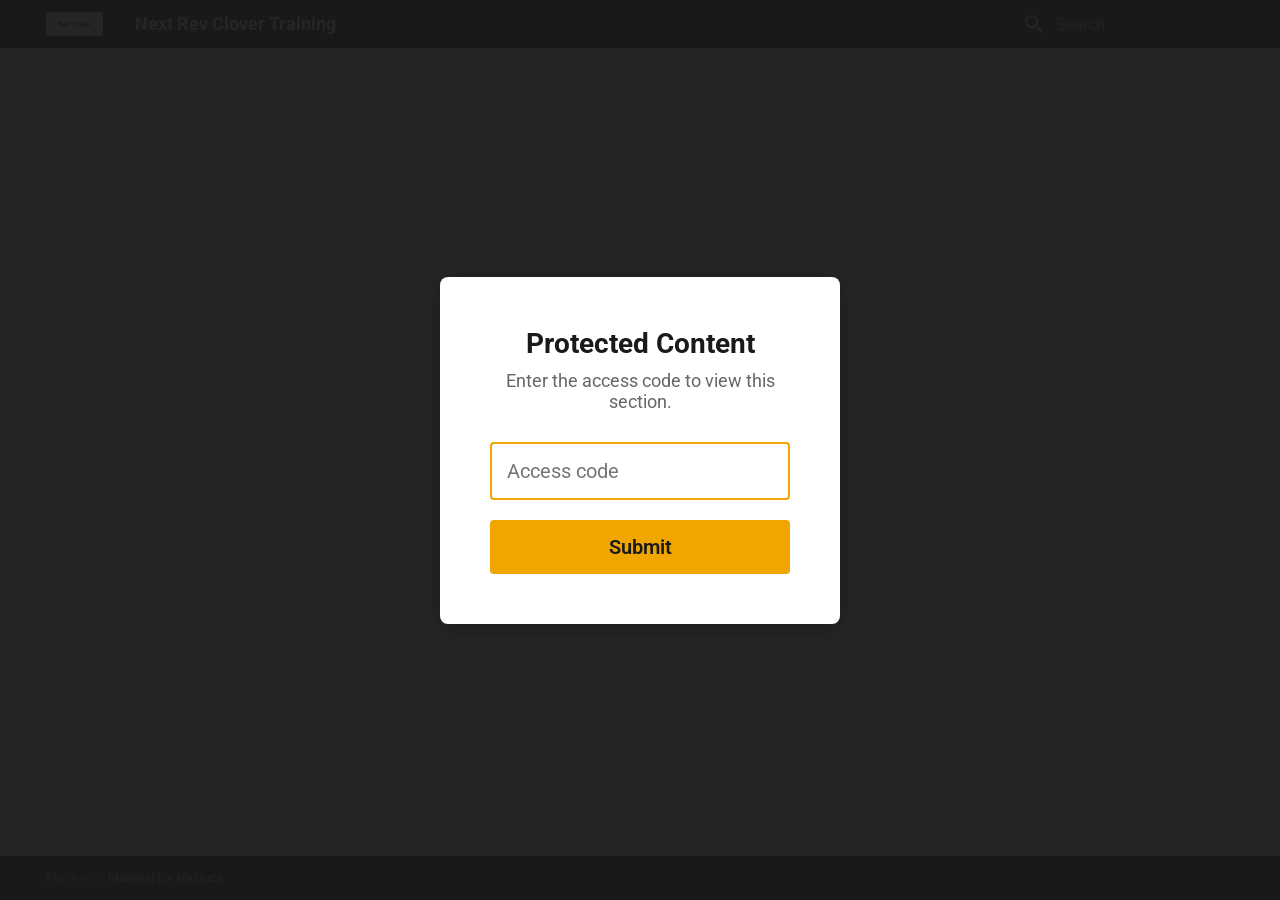
<file: clover-training/closing-orders/take-payment/index.html>
<!doctype html>
<html lang="en" class="no-js">
  <head>
    
      <meta charset="utf-8">
      <meta name="viewport" content="width=device-width,initial-scale=1">
      
      
      
        <link rel="canonical" href="https://nxtrev.com/clover-training/closing-orders/take-payment/">
      
      
        <link rel="prev" href="../bill-printing/">
      
      
        <link rel="next" href="../tip-adjustment/">
      
      
        
      
      
      <link rel="icon" href="../../assets/logo.jpg">
      <meta name="generator" content="mkdocs-1.6.1, mkdocs-material-9.7.4">
    
    
      
        <title>Take Payment - Next Rev Clover Training</title>
      
    
    
      <link rel="stylesheet" href="../../assets/stylesheets/main.484c7ddc.min.css">
      
        
        <link rel="stylesheet" href="../../assets/stylesheets/palette.ab4e12ef.min.css">
      
      


    
    
      
    
    
      
        
        
        <link rel="preconnect" href="https://fonts.gstatic.com" crossorigin>
        <link rel="stylesheet" href="https://fonts.googleapis.com/css?family=Roboto:300,300i,400,400i,700,700i%7CRoboto+Mono:400,400i,700,700i&display=fallback">
        <style>:root{--md-text-font:"Roboto";--md-code-font:"Roboto Mono"}</style>
      
    
    
      <link rel="stylesheet" href="../../assets/stylesheets/extra.css">
    
    <script>__md_scope=new URL("../..",location),__md_hash=e=>[...e].reduce(((e,_)=>(e<<5)-e+_.charCodeAt(0)),0),__md_get=(e,_=localStorage,t=__md_scope)=>JSON.parse(_.getItem(t.pathname+"."+e)),__md_set=(e,_,t=localStorage,a=__md_scope)=>{try{t.setItem(a.pathname+"."+e,JSON.stringify(_))}catch(e){}}</script>
    
      

    
    
  </head>
  
  
    
    
    
    
    
    <body dir="ltr" data-md-color-scheme="default" data-md-color-primary="custom" data-md-color-accent="custom">
  
    
    <input class="md-toggle" data-md-toggle="drawer" type="checkbox" id="__drawer" autocomplete="off">
    <input class="md-toggle" data-md-toggle="search" type="checkbox" id="__search" autocomplete="off">
    <label class="md-overlay" for="__drawer"></label>
    <div data-md-component="skip">
      
        
        <a href="#take-payment" class="md-skip">
          Skip to content
        </a>
      
    </div>
    <div data-md-component="announce">
      
    </div>
    
    
      

  

<header class="md-header md-header--shadow" data-md-component="header">
  <nav class="md-header__inner md-grid" aria-label="Header">
    <a href="../.." title="Next Rev Clover Training" class="md-header__button md-logo" aria-label="Next Rev Clover Training" data-md-component="logo">
      
  <img src="../../assets/logo.jpg" alt="logo">

    </a>
    <label class="md-header__button md-icon" for="__drawer">
      
      <svg xmlns="http://www.w3.org/2000/svg" viewBox="0 0 24 24"><path d="M3 6h18v2H3zm0 5h18v2H3zm0 5h18v2H3z"/></svg>
    </label>
    <div class="md-header__title" data-md-component="header-title">
      <div class="md-header__ellipsis">
        <div class="md-header__topic">
          <span class="md-ellipsis">
            Next Rev Clover Training
          </span>
        </div>
        <div class="md-header__topic" data-md-component="header-topic">
          <span class="md-ellipsis">
            
              Take Payment
            
          </span>
        </div>
      </div>
    </div>
    
      
    
    
    
    
      
      
        <label class="md-header__button md-icon" for="__search">
          
          <svg xmlns="http://www.w3.org/2000/svg" viewBox="0 0 24 24"><path d="M9.5 3A6.5 6.5 0 0 1 16 9.5c0 1.61-.59 3.09-1.56 4.23l.27.27h.79l5 5-1.5 1.5-5-5v-.79l-.27-.27A6.52 6.52 0 0 1 9.5 16 6.5 6.5 0 0 1 3 9.5 6.5 6.5 0 0 1 9.5 3m0 2C7 5 5 7 5 9.5S7 14 9.5 14 14 12 14 9.5 12 5 9.5 5"/></svg>
        </label>
        <div class="md-search" data-md-component="search" role="dialog">
  <label class="md-search__overlay" for="__search"></label>
  <div class="md-search__inner" role="search">
    <form class="md-search__form" name="search">
      <input type="text" class="md-search__input" name="query" aria-label="Search" placeholder="Search" autocapitalize="off" autocorrect="off" autocomplete="off" spellcheck="false" data-md-component="search-query" required>
      <label class="md-search__icon md-icon" for="__search">
        
        <svg xmlns="http://www.w3.org/2000/svg" viewBox="0 0 24 24"><path d="M9.5 3A6.5 6.5 0 0 1 16 9.5c0 1.61-.59 3.09-1.56 4.23l.27.27h.79l5 5-1.5 1.5-5-5v-.79l-.27-.27A6.52 6.52 0 0 1 9.5 16 6.5 6.5 0 0 1 3 9.5 6.5 6.5 0 0 1 9.5 3m0 2C7 5 5 7 5 9.5S7 14 9.5 14 14 12 14 9.5 12 5 9.5 5"/></svg>
        
        <svg xmlns="http://www.w3.org/2000/svg" viewBox="0 0 24 24"><path d="M20 11v2H8l5.5 5.5-1.42 1.42L4.16 12l7.92-7.92L13.5 5.5 8 11z"/></svg>
      </label>
      <nav class="md-search__options" aria-label="Search">
        
          <a href="javascript:void(0)" class="md-search__icon md-icon" title="Share" aria-label="Share" data-clipboard data-clipboard-text="" data-md-component="search-share" tabindex="-1">
            
            <svg xmlns="http://www.w3.org/2000/svg" viewBox="0 0 24 24"><path d="M18 16.08c-.76 0-1.44.3-1.96.77L8.91 12.7c.05-.23.09-.46.09-.7s-.04-.47-.09-.7l7.05-4.11c.54.5 1.25.81 2.04.81a3 3 0 0 0 3-3 3 3 0 0 0-3-3 3 3 0 0 0-3 3c0 .24.04.47.09.7L8.04 9.81C7.5 9.31 6.79 9 6 9a3 3 0 0 0-3 3 3 3 0 0 0 3 3c.79 0 1.5-.31 2.04-.81l7.12 4.15c-.05.21-.08.43-.08.66 0 1.61 1.31 2.91 2.92 2.91s2.92-1.3 2.92-2.91A2.92 2.92 0 0 0 18 16.08"/></svg>
          </a>
        
        <button type="reset" class="md-search__icon md-icon" title="Clear" aria-label="Clear" tabindex="-1">
          
          <svg xmlns="http://www.w3.org/2000/svg" viewBox="0 0 24 24"><path d="M19 6.41 17.59 5 12 10.59 6.41 5 5 6.41 10.59 12 5 17.59 6.41 19 12 13.41 17.59 19 19 17.59 13.41 12z"/></svg>
        </button>
      </nav>
      
    </form>
    <div class="md-search__output">
      <div class="md-search__scrollwrap" tabindex="0" data-md-scrollfix>
        <div class="md-search-result" data-md-component="search-result">
          <div class="md-search-result__meta">
            Initializing search
          </div>
          <ol class="md-search-result__list" role="presentation"></ol>
        </div>
      </div>
    </div>
  </div>
</div>
      
    
    
  </nav>
  
</header>
    
    <div class="md-container" data-md-component="container">
      
      
        
          
        
      
      <main class="md-main" data-md-component="main">
        <div class="md-main__inner md-grid">
          
            
              
              <div class="md-sidebar md-sidebar--primary" data-md-component="sidebar" data-md-type="navigation" >
                <div class="md-sidebar__scrollwrap">
                  <div class="md-sidebar__inner">
                    



<nav class="md-nav md-nav--primary" aria-label="Navigation" data-md-level="0">
  <label class="md-nav__title" for="__drawer">
    <a href="../.." title="Next Rev Clover Training" class="md-nav__button md-logo" aria-label="Next Rev Clover Training" data-md-component="logo">
      
  <img src="../../assets/logo.jpg" alt="logo">

    </a>
    Next Rev Clover Training
  </label>
  
  <ul class="md-nav__list" data-md-scrollfix>
    
      
      
  
  
  
  
    <li class="md-nav__item">
      <a href="../.." class="md-nav__link">
        
  
  
  <span class="md-ellipsis">
    
  
    Home
  

    
  </span>
  
  

      </a>
    </li>
  

    
      
      
  
  
  
  
    
    
    
    
    
    <li class="md-nav__item md-nav__item--nested">
      
        
        
        <input class="md-nav__toggle md-toggle " type="checkbox" id="__nav_2" >
        
          
          <label class="md-nav__link" for="__nav_2" id="__nav_2_label" tabindex="0">
            
  
  
  <span class="md-ellipsis">
    
  
    General
  

    
  </span>
  
  

            <span class="md-nav__icon md-icon"></span>
          </label>
        
        <nav class="md-nav" data-md-level="1" aria-labelledby="__nav_2_label" aria-expanded="false">
          <label class="md-nav__title" for="__nav_2">
            <span class="md-nav__icon md-icon"></span>
            
  
    General
  

          </label>
          <ul class="md-nav__list" data-md-scrollfix>
            
              
                
  
  
  
  
    <li class="md-nav__item">
      <a href="../../general/pos-login/" class="md-nav__link">
        
  
  
  <span class="md-ellipsis">
    
  
    POS Login
  

    
  </span>
  
  

      </a>
    </li>
  

              
            
              
                
  
  
  
  
    <li class="md-nav__item">
      <a href="../../general/menu-selection/" class="md-nav__link">
        
  
  
  <span class="md-ellipsis">
    
  
    Menu Selection
  

    
  </span>
  
  

      </a>
    </li>
  

              
            
          </ul>
        </nav>
      
    </li>
  

    
      
      
  
  
  
  
    
    
    
    
    
    <li class="md-nav__item md-nav__item--nested">
      
        
        
        <input class="md-nav__toggle md-toggle " type="checkbox" id="__nav_3" >
        
          
          <label class="md-nav__link" for="__nav_3" id="__nav_3_label" tabindex="0">
            
  
  
  <span class="md-ellipsis">
    
  
    Shifts
  

    
  </span>
  
  

            <span class="md-nav__icon md-icon"></span>
          </label>
        
        <nav class="md-nav" data-md-level="1" aria-labelledby="__nav_3_label" aria-expanded="false">
          <label class="md-nav__title" for="__nav_3">
            <span class="md-nav__icon md-icon"></span>
            
  
    Shifts
  

          </label>
          <ul class="md-nav__list" data-md-scrollfix>
            
              
                
  
  
  
  
    <li class="md-nav__item">
      <a href="../../shifts/clock-in/" class="md-nav__link">
        
  
  
  <span class="md-ellipsis">
    
  
    Clock In
  

    
  </span>
  
  

      </a>
    </li>
  

              
            
              
                
  
  
  
  
    <li class="md-nav__item">
      <a href="../../shifts/clock-out/" class="md-nav__link">
        
  
  
  <span class="md-ellipsis">
    
  
    Clock Out
  

    
  </span>
  
  

      </a>
    </li>
  

              
            
              
                
  
  
  
  
    <li class="md-nav__item">
      <a href="../../shifts/server-settlement-report/" class="md-nav__link">
        
  
  
  <span class="md-ellipsis">
    
  
    Server Settlement Report
  

    
  </span>
  
  

      </a>
    </li>
  

              
            
              
                
  
  
  
  
    <li class="md-nav__item">
      <a href="../../shifts/employee-food-discount/" class="md-nav__link">
        
  
  
  <span class="md-ellipsis">
    
  
    Employee Food Discount
  

    
  </span>
  
  

      </a>
    </li>
  

              
            
          </ul>
        </nav>
      
    </li>
  

    
      
      
  
  
  
  
    
    
    
    
    
    <li class="md-nav__item md-nav__item--nested">
      
        
        
        <input class="md-nav__toggle md-toggle " type="checkbox" id="__nav_4" >
        
          
          <label class="md-nav__link" for="__nav_4" id="__nav_4_label" tabindex="0">
            
  
  
  <span class="md-ellipsis">
    
  
    Opening Orders
  

    
  </span>
  
  

            <span class="md-nav__icon md-icon"></span>
          </label>
        
        <nav class="md-nav" data-md-level="1" aria-labelledby="__nav_4_label" aria-expanded="false">
          <label class="md-nav__title" for="__nav_4">
            <span class="md-nav__icon md-icon"></span>
            
  
    Opening Orders
  

          </label>
          <ul class="md-nav__list" data-md-scrollfix>
            
              
                
  
  
  
  
    <li class="md-nav__item">
      <a href="../../opening-orders/open-member-order-bar/" class="md-nav__link">
        
  
  
  <span class="md-ellipsis">
    
  
    Member Order (Bar)
  

    
  </span>
  
  

      </a>
    </li>
  

              
            
              
                
  
  
  
  
    <li class="md-nav__item">
      <a href="../../opening-orders/open-member-order-table/" class="md-nav__link">
        
  
  
  <span class="md-ellipsis">
    
  
    Member Order (Table)
  

    
  </span>
  
  

      </a>
    </li>
  

              
            
              
                
  
  
  
  
    <li class="md-nav__item">
      <a href="../../opening-orders/open-non-member-order/" class="md-nav__link">
        
  
  
  <span class="md-ellipsis">
    
  
    Non-Member Order
  

    
  </span>
  
  

      </a>
    </li>
  

              
            
              
                
  
  
  
  
    <li class="md-nav__item">
      <a href="../../opening-orders/takeout-order/" class="md-nav__link">
        
  
  
  <span class="md-ellipsis">
    
  
    Takeout Order
  

    
  </span>
  
  

      </a>
    </li>
  

              
            
              
                
  
  
  
  
    <li class="md-nav__item">
      <a href="../../opening-orders/credit-pre-auth/" class="md-nav__link">
        
  
  
  <span class="md-ellipsis">
    
  
    Credit Pre-Auth
  

    
  </span>
  
  

      </a>
    </li>
  

              
            
          </ul>
        </nav>
      
    </li>
  

    
      
      
  
  
  
  
    
    
    
    
    
    <li class="md-nav__item md-nav__item--nested">
      
        
        
        <input class="md-nav__toggle md-toggle " type="checkbox" id="__nav_5" >
        
          
          <label class="md-nav__link" for="__nav_5" id="__nav_5_label" tabindex="0">
            
  
  
  <span class="md-ellipsis">
    
  
    Updating Orders
  

    
  </span>
  
  

            <span class="md-nav__icon md-icon"></span>
          </label>
        
        <nav class="md-nav" data-md-level="1" aria-labelledby="__nav_5_label" aria-expanded="false">
          <label class="md-nav__title" for="__nav_5">
            <span class="md-nav__icon md-icon"></span>
            
  
    Updating Orders
  

          </label>
          <ul class="md-nav__list" data-md-scrollfix>
            
              
                
  
  
  
  
    <li class="md-nav__item">
      <a href="../../updating-orders/add-and-remove-items/" class="md-nav__link">
        
  
  
  <span class="md-ellipsis">
    
  
    Add Items
  

    
  </span>
  
  

      </a>
    </li>
  

              
            
              
                
  
  
  
  
    <li class="md-nav__item">
      <a href="../../updating-orders/add-custom-item/" class="md-nav__link">
        
  
  
  <span class="md-ellipsis">
    
  
    Add Custom Item
  

    
  </span>
  
  

      </a>
    </li>
  

              
            
              
                
  
  
  
  
    <li class="md-nav__item">
      <a href="../../updating-orders/remove-or-void-items/" class="md-nav__link">
        
  
  
  <span class="md-ellipsis">
    
  
    Remove or Void Items
  

    
  </span>
  
  

      </a>
    </li>
  

              
            
              
                
  
  
  
  
    <li class="md-nav__item">
      <a href="../../updating-orders/modify-guest-count/" class="md-nav__link">
        
  
  
  <span class="md-ellipsis">
    
  
    Modify Guest Count
  

    
  </span>
  
  

      </a>
    </li>
  

              
            
              
                
  
  
  
  
    <li class="md-nav__item">
      <a href="../../updating-orders/coursing-and-firing/" class="md-nav__link">
        
  
  
  <span class="md-ellipsis">
    
  
    Coursing & Firing
  

    
  </span>
  
  

      </a>
    </li>
  

              
            
              
                
  
  
  
  
    <li class="md-nav__item">
      <a href="../../updating-orders/moving-items/" class="md-nav__link">
        
  
  
  <span class="md-ellipsis">
    
  
    Moving Items
  

    
  </span>
  
  

      </a>
    </li>
  

              
            
              
                
  
  
  
  
    <li class="md-nav__item">
      <a href="../../updating-orders/moving-guests/" class="md-nav__link">
        
  
  
  <span class="md-ellipsis">
    
  
    Moving Guests
  

    
  </span>
  
  

      </a>
    </li>
  

              
            
              
                
  
  
  
  
    <li class="md-nav__item">
      <a href="../../updating-orders/transfer-server/" class="md-nav__link">
        
  
  
  <span class="md-ellipsis">
    
  
    Transfer Server
  

    
  </span>
  
  

      </a>
    </li>
  

              
            
              
                
  
  
  
  
    <li class="md-nav__item">
      <a href="../../updating-orders/moving-tables/" class="md-nav__link">
        
  
  
  <span class="md-ellipsis">
    
  
    Moving Tables
  

    
  </span>
  
  

      </a>
    </li>
  

              
            
              
                
  
  
  
  
    <li class="md-nav__item">
      <a href="../../updating-orders/combining-tables/" class="md-nav__link">
        
  
  
  <span class="md-ellipsis">
    
  
    Combining Tables
  

    
  </span>
  
  

      </a>
    </li>
  

              
            
              
                
  
  
  
  
    <li class="md-nav__item">
      <a href="../../updating-orders/reassign-member/" class="md-nav__link">
        
  
  
  <span class="md-ellipsis">
    
  
    Reassign Member
  

    
  </span>
  
  

      </a>
    </li>
  

              
            
          </ul>
        </nav>
      
    </li>
  

    
      
      
  
  
    
  
  
  
    
    
    
    
    
    <li class="md-nav__item md-nav__item--active md-nav__item--nested">
      
        
        
        <input class="md-nav__toggle md-toggle " type="checkbox" id="__nav_6" checked>
        
          
          <label class="md-nav__link" for="__nav_6" id="__nav_6_label" tabindex="0">
            
  
  
  <span class="md-ellipsis">
    
  
    Closing Orders
  

    
  </span>
  
  

            <span class="md-nav__icon md-icon"></span>
          </label>
        
        <nav class="md-nav" data-md-level="1" aria-labelledby="__nav_6_label" aria-expanded="true">
          <label class="md-nav__title" for="__nav_6">
            <span class="md-nav__icon md-icon"></span>
            
  
    Closing Orders
  

          </label>
          <ul class="md-nav__list" data-md-scrollfix>
            
              
                
  
  
  
  
    <li class="md-nav__item">
      <a href="../bill-printing/" class="md-nav__link">
        
  
  
  <span class="md-ellipsis">
    
  
    Bill Printing
  

    
  </span>
  
  

      </a>
    </li>
  

              
            
              
                
  
  
    
  
  
  
    <li class="md-nav__item md-nav__item--active">
      
      <input class="md-nav__toggle md-toggle" type="checkbox" id="__toc">
      
      
        
      
      
        <label class="md-nav__link md-nav__link--active" for="__toc">
          
  
  
  <span class="md-ellipsis">
    
  
    Take Payment
  

    
  </span>
  
  

          <span class="md-nav__icon md-icon"></span>
        </label>
      
      <a href="./" class="md-nav__link md-nav__link--active">
        
  
  
  <span class="md-ellipsis">
    
  
    Take Payment
  

    
  </span>
  
  

      </a>
      
        

<nav class="md-nav md-nav--secondary" aria-label="Table of contents">
  
  
  
    
  
  
    <label class="md-nav__title" for="__toc">
      <span class="md-nav__icon md-icon"></span>
      Table of contents
    </label>
    <ul class="md-nav__list" data-md-component="toc" data-md-scrollfix>
      
        <li class="md-nav__item">
  <a href="#on-station" class="md-nav__link">
    <span class="md-ellipsis">
      
        On Station
      
    </span>
  </a>
  
</li>
      
        <li class="md-nav__item">
  <a href="#on-flex" class="md-nav__link">
    <span class="md-ellipsis">
      
        On Flex
      
    </span>
  </a>
  
</li>
      
        <li class="md-nav__item">
  <a href="#payment-options" class="md-nav__link">
    <span class="md-ellipsis">
      
        Payment options
      
    </span>
  </a>
  
</li>
      
        <li class="md-nav__item">
  <a href="#pay-full-amount" class="md-nav__link">
    <span class="md-ellipsis">
      
        Pay Full Amount
      
    </span>
  </a>
  
</li>
      
        <li class="md-nav__item">
  <a href="#split-payment" class="md-nav__link">
    <span class="md-ellipsis">
      
        Split Payment
      
    </span>
  </a>
  
</li>
      
    </ul>
  
</nav>
      
    </li>
  

              
            
              
                
  
  
  
  
    <li class="md-nav__item">
      <a href="../tip-adjustment/" class="md-nav__link">
        
  
  
  <span class="md-ellipsis">
    
  
    Tip Adjustment
  

    
  </span>
  
  

      </a>
    </li>
  

              
            
              
                
  
  
  
  
    <li class="md-nav__item">
      <a href="../large-table-gratuity/" class="md-nav__link">
        
  
  
  <span class="md-ellipsis">
    
  
    Large Table Gratuity
  

    
  </span>
  
  

      </a>
    </li>
  

              
            
              
                
  
  
  
  
    <li class="md-nav__item">
      <a href="../unpaid-orders/" class="md-nav__link">
        
  
  
  <span class="md-ellipsis">
    
  
    Unpaid Orders
  

    
  </span>
  
  

      </a>
    </li>
  

              
            
              
                
  
  
  
  
    <li class="md-nav__item">
      <a href="../refunding-payments/" class="md-nav__link">
        
  
  
  <span class="md-ellipsis">
    
  
    Refunding Payments
  

    
  </span>
  
  

      </a>
    </li>
  

              
            
          </ul>
        </nav>
      
    </li>
  

    
      
      
  
  
  
  
    
    
    
    
    
    <li class="md-nav__item md-nav__item--nested">
      
        
        
        <input class="md-nav__toggle md-toggle " type="checkbox" id="__nav_7" >
        
          
          <label class="md-nav__link" for="__nav_7" id="__nav_7_label" tabindex="0">
            
  
  
  <span class="md-ellipsis">
    
  
    Membership & Daily Book
  

    
  </span>
  
  

            <span class="md-nav__icon md-icon"></span>
          </label>
        
        <nav class="md-nav" data-md-level="1" aria-labelledby="__nav_7_label" aria-expanded="false">
          <label class="md-nav__title" for="__nav_7">
            <span class="md-nav__icon md-icon"></span>
            
  
    Membership & Daily Book
  

          </label>
          <ul class="md-nav__list" data-md-scrollfix>
            
              
                
  
  
  
  
    <li class="md-nav__item">
      <a href="../../membership-daily-book/membership-renewal/" class="md-nav__link">
        
  
  
  <span class="md-ellipsis">
    
  
    Membership Renewal
  

    
  </span>
  
  

      </a>
    </li>
  

              
            
              
                
  
  
  
  
    <li class="md-nav__item">
      <a href="../../membership-daily-book/sign-the-book/" class="md-nav__link">
        
  
  
  <span class="md-ellipsis">
    
  
    Sign the Book
  

    
  </span>
  
  

      </a>
    </li>
  

              
            
          </ul>
        </nav>
      
    </li>
  

    
      
      
  
  
  
  
    
    
    
    
    
    <li class="md-nav__item md-nav__item--nested">
      
        
        
        <input class="md-nav__toggle md-toggle " type="checkbox" id="__nav_8" >
        
          
          <label class="md-nav__link" for="__nav_8" id="__nav_8_label" tabindex="0">
            
  
  
  <span class="md-ellipsis">
    
  
    Gift Cards & Coupons
  

    
  </span>
  
  

            <span class="md-nav__icon md-icon"></span>
          </label>
        
        <nav class="md-nav" data-md-level="1" aria-labelledby="__nav_8_label" aria-expanded="false">
          <label class="md-nav__title" for="__nav_8">
            <span class="md-nav__icon md-icon"></span>
            
  
    Gift Cards & Coupons
  

          </label>
          <ul class="md-nav__list" data-md-scrollfix>
            
              
                
  
  
  
  
    <li class="md-nav__item">
      <a href="../../gift-cards/old-gift-cards/" class="md-nav__link">
        
  
  
  <span class="md-ellipsis">
    
  
    Old Gift Cards
  

    
  </span>
  
  

      </a>
    </li>
  

              
            
              
                
  
  
  
  
    <li class="md-nav__item">
      <a href="../../gift-cards/pay-with-clover-gift-card/" class="md-nav__link">
        
  
  
  <span class="md-ellipsis">
    
  
    Pay with Clover Gift Card
  

    
  </span>
  
  

      </a>
    </li>
  

              
            
              
                
  
  
  
  
    <li class="md-nav__item">
      <a href="../../gift-cards/check-balance/" class="md-nav__link">
        
  
  
  <span class="md-ellipsis">
    
  
    Check Balance
  

    
  </span>
  
  

      </a>
    </li>
  

              
            
              
                
  
  
  
  
    <li class="md-nav__item">
      <a href="../../gift-cards/load-a-clover-gift-card/" class="md-nav__link">
        
  
  
  <span class="md-ellipsis">
    
  
    Load a Clover Gift Card
  

    
  </span>
  
  

      </a>
    </li>
  

              
            
              
                
  
  
  
  
    <li class="md-nav__item">
      <a href="../../gift-cards/coupons/" class="md-nav__link">
        
  
  
  <span class="md-ellipsis">
    
  
    $5 Coupons
  

    
  </span>
  
  

      </a>
    </li>
  

              
            
          </ul>
        </nav>
      
    </li>
  

    
      
      
  
  
  
  
    
    
    
    
    
    <li class="md-nav__item md-nav__item--nested">
      
        
        
        <input class="md-nav__toggle md-toggle " type="checkbox" id="__nav_9" >
        
          
          <label class="md-nav__link" for="__nav_9" id="__nav_9_label" tabindex="0">
            
  
  
  <span class="md-ellipsis">
    
  
    Bartender
  

    
  </span>
  
  

            <span class="md-nav__icon md-icon"></span>
          </label>
        
        <nav class="md-nav" data-md-level="1" aria-labelledby="__nav_9_label" aria-expanded="false">
          <label class="md-nav__title" for="__nav_9">
            <span class="md-nav__icon md-icon"></span>
            
  
    Bartender
  

          </label>
          <ul class="md-nav__list" data-md-scrollfix>
            
              
                
  
  
  
  
    <li class="md-nav__item">
      <a href="../../bartender/record-cash-events/" class="md-nav__link">
        
  
  
  <span class="md-ellipsis">
    
  
    Record Cash Events
  

    
  </span>
  
  

      </a>
    </li>
  

              
            
              
                
  
  
  
  
    <li class="md-nav__item">
      <a href="../../bartender/terminal-settlement-report/" class="md-nav__link">
        
  
  
  <span class="md-ellipsis">
    
  
    Terminal Settlement Report
  

    
  </span>
  
  

      </a>
    </li>
  

              
            
              
                
  
  
  
  
    <li class="md-nav__item">
      <a href="../../bartender/employee-shift-drink/" class="md-nav__link">
        
  
  
  <span class="md-ellipsis">
    
  
    Employee Shift Drink
  

    
  </span>
  
  

      </a>
    </li>
  

              
            
              
                
  
  
  
  
    <li class="md-nav__item">
      <a href="../../bartender/drink-chips/" class="md-nav__link">
        
  
  
  <span class="md-ellipsis">
    
  
    Drink Chips
  

    
  </span>
  
  

      </a>
    </li>
  

              
            
          </ul>
        </nav>
      
    </li>
  

    
      
      
  
  
  
  
    
    
    
    
    
    <li class="md-nav__item md-nav__item--nested">
      
        
        
        <input class="md-nav__toggle md-toggle " type="checkbox" id="__nav_10" >
        
          
          <label class="md-nav__link" for="__nav_10" id="__nav_10_label" tabindex="0">
            
  
  
  <span class="md-ellipsis">
    
  
    Banquets
  

    
  </span>
  
  

            <span class="md-nav__icon md-icon"></span>
          </label>
        
        <nav class="md-nav" data-md-level="1" aria-labelledby="__nav_10_label" aria-expanded="false">
          <label class="md-nav__title" for="__nav_10">
            <span class="md-nav__icon md-icon"></span>
            
  
    Banquets
  

          </label>
          <ul class="md-nav__list" data-md-scrollfix>
            
              
                
  
  
  
  
    <li class="md-nav__item">
      <a href="../../banquets/banquet-orders/" class="md-nav__link">
        
  
  
  <span class="md-ellipsis">
    
  
    Banquet Orders
  

    
  </span>
  
  

      </a>
    </li>
  

              
            
              
                
  
  
  
  
    <li class="md-nav__item">
      <a href="../../banquets/banquet-deposits/" class="md-nav__link">
        
  
  
  <span class="md-ellipsis">
    
  
    Banquet Deposits
  

    
  </span>
  
  

      </a>
    </li>
  

              
            
          </ul>
        </nav>
      
    </li>
  

    
  </ul>
</nav>
                  </div>
                </div>
              </div>
            
            
              
              <div class="md-sidebar md-sidebar--secondary" data-md-component="sidebar" data-md-type="toc" >
                <div class="md-sidebar__scrollwrap">
                  <div class="md-sidebar__inner">
                    

<nav class="md-nav md-nav--secondary" aria-label="Table of contents">
  
  
  
    
  
  
    <label class="md-nav__title" for="__toc">
      <span class="md-nav__icon md-icon"></span>
      Table of contents
    </label>
    <ul class="md-nav__list" data-md-component="toc" data-md-scrollfix>
      
        <li class="md-nav__item">
  <a href="#on-station" class="md-nav__link">
    <span class="md-ellipsis">
      
        On Station
      
    </span>
  </a>
  
</li>
      
        <li class="md-nav__item">
  <a href="#on-flex" class="md-nav__link">
    <span class="md-ellipsis">
      
        On Flex
      
    </span>
  </a>
  
</li>
      
        <li class="md-nav__item">
  <a href="#payment-options" class="md-nav__link">
    <span class="md-ellipsis">
      
        Payment options
      
    </span>
  </a>
  
</li>
      
        <li class="md-nav__item">
  <a href="#pay-full-amount" class="md-nav__link">
    <span class="md-ellipsis">
      
        Pay Full Amount
      
    </span>
  </a>
  
</li>
      
        <li class="md-nav__item">
  <a href="#split-payment" class="md-nav__link">
    <span class="md-ellipsis">
      
        Split Payment
      
    </span>
  </a>
  
</li>
      
    </ul>
  
</nav>
                  </div>
                </div>
              </div>
            
          
          
            <div class="md-content" data-md-component="content">
              
                



  


  <nav class="md-path" aria-label="Navigation" >
    <ol class="md-path__list">
      
        
  
  
    <li class="md-path__item">
      <a href="../.." class="md-path__link">
        
  <span class="md-ellipsis">
    Home
  </span>

      </a>
    </li>
  

      
      
        
  
  
    
    
      <li class="md-path__item">
        <a href="../bill-printing/" class="md-path__link">
          
  <span class="md-ellipsis">
    Closing Orders
  </span>

        </a>
      </li>
    
  

      
    </ol>
  </nav>

              
              <article class="md-content__inner md-typeset">
                
                  



<h1 id="take-payment">Take Payment</h1>
<p>Payment can be split across several methods. The split method is independent of the format used to print the bill — see <strong><a href="../bill-printing/">Closing Orders → Bill Printing</a></strong>.</p>
<div class="admonition note">
<p class="admonition-title">Prerequisite</p>
<p>An order must be open on screen.</p>
<ul>
<li><strong>Continuing from another workflow</strong>: the order is already open — continue below.</li>
<li><strong>Returning to an existing order</strong>: find it on the <strong>Tables</strong> tab or <strong>Bar Tab</strong> and tap to open.</li>
</ul>
</div>
<h2 id="on-station">On Station</h2>
<p>Tap the <strong>green Pay</strong> button under the order summary on the left. The payment screen opens with the default of one payment for the full order. Alternative payment options appear as tabs across the top. Select the desired tab to take each payment.</p>
<h2 id="on-flex">On Flex</h2>
<ol>
<li>Tap the <strong>green pay box</strong> (top left) → tap the <strong>green Pay</strong> button (bottom right)</li>
<li>The payment screen opens with the default of one payment for the full order. To switch modes, tap the <strong>three dots</strong> (top right).</li>
</ol>
<h2 id="payment-options">Payment options</h2>
<ul>
<li><strong>Split Custom Amount</strong> — can be used to split the full order amount evenly among all guests, or any other split the guests want.</li>
<li><strong>Split By Items</strong> — select specific items to include in this payment.</li>
<li><strong>Split By Guest</strong> — pay each guest's individual bill. A single guest can also cover the bill for a subset of guests.</li>
</ul>
<h2 id="pay-full-amount">Pay Full Amount</h2>
<p>The default payment screen accepts payment for the full amount of the order. Swipe the credit card or enter the amount of cash paid to complete the transaction. If credit is used, the receipt prints automatically. If cash is used, the POS prompts the server to optionally print the receipt.</p>
<h2 id="split-payment">Split Payment</h2>
<p>If the order is paid across more than one payment:</p>
<ol>
<li>After each payment, the receipt prints automatically if credit was used. If cash was used, the POS prompts the server to optionally print the receipt. The remaining order total then appears.</li>
<li>Tap <strong>Next Payment</strong> to take the next partial payment</li>
<li>The order remains open and the table remains seated until the full order total has been covered</li>
</ol>
<p>&nbsp;</p>
<p>&nbsp;</p>
<p>&nbsp;</p>












                
              </article>
            </div>
          
          
<script>var target=document.getElementById(location.hash.slice(1));target&&target.name&&(target.checked=target.name.startsWith("__tabbed_"))</script>
        </div>
        
          <button type="button" class="md-top md-icon" data-md-component="top" hidden>
  
  <svg xmlns="http://www.w3.org/2000/svg" viewBox="0 0 24 24"><path d="M13 20h-2V8l-5.5 5.5-1.42-1.42L12 4.16l7.92 7.92-1.42 1.42L13 8z"/></svg>
  Back to top
</button>
        
      </main>
      
        <footer class="md-footer">
  
  <div class="md-footer-meta md-typeset">
    <div class="md-footer-meta__inner md-grid">
      <div class="md-copyright">
  
  
    Made with
    <a href="https://squidfunk.github.io/mkdocs-material/" target="_blank" rel="noopener">
      Material for MkDocs
    </a>
  
</div>
      
    </div>
  </div>
</footer>
      
    </div>
    <div class="md-dialog" data-md-component="dialog">
      <div class="md-dialog__inner md-typeset"></div>
    </div>
    
    
    
      
      
      <script id="__config" type="application/json">{"annotate": null, "base": "../..", "features": ["navigation.top", "navigation.path", "search.highlight", "search.share"], "search": "../../assets/javascripts/workers/search.2c215733.min.js", "tags": null, "translations": {"clipboard.copied": "Copied to clipboard", "clipboard.copy": "Copy to clipboard", "search.result.more.one": "1 more on this page", "search.result.more.other": "# more on this page", "search.result.none": "No matching documents", "search.result.one": "1 matching document", "search.result.other": "# matching documents", "search.result.placeholder": "Type to start searching", "search.result.term.missing": "Missing", "select.version": "Select version"}, "version": null}</script>
    
    
      <script src="../../assets/javascripts/bundle.79ae519e.min.js"></script>
      
        <script src="../../javascripts/auth-gate.js"></script>
      
    
  </body>
</html>
</file>
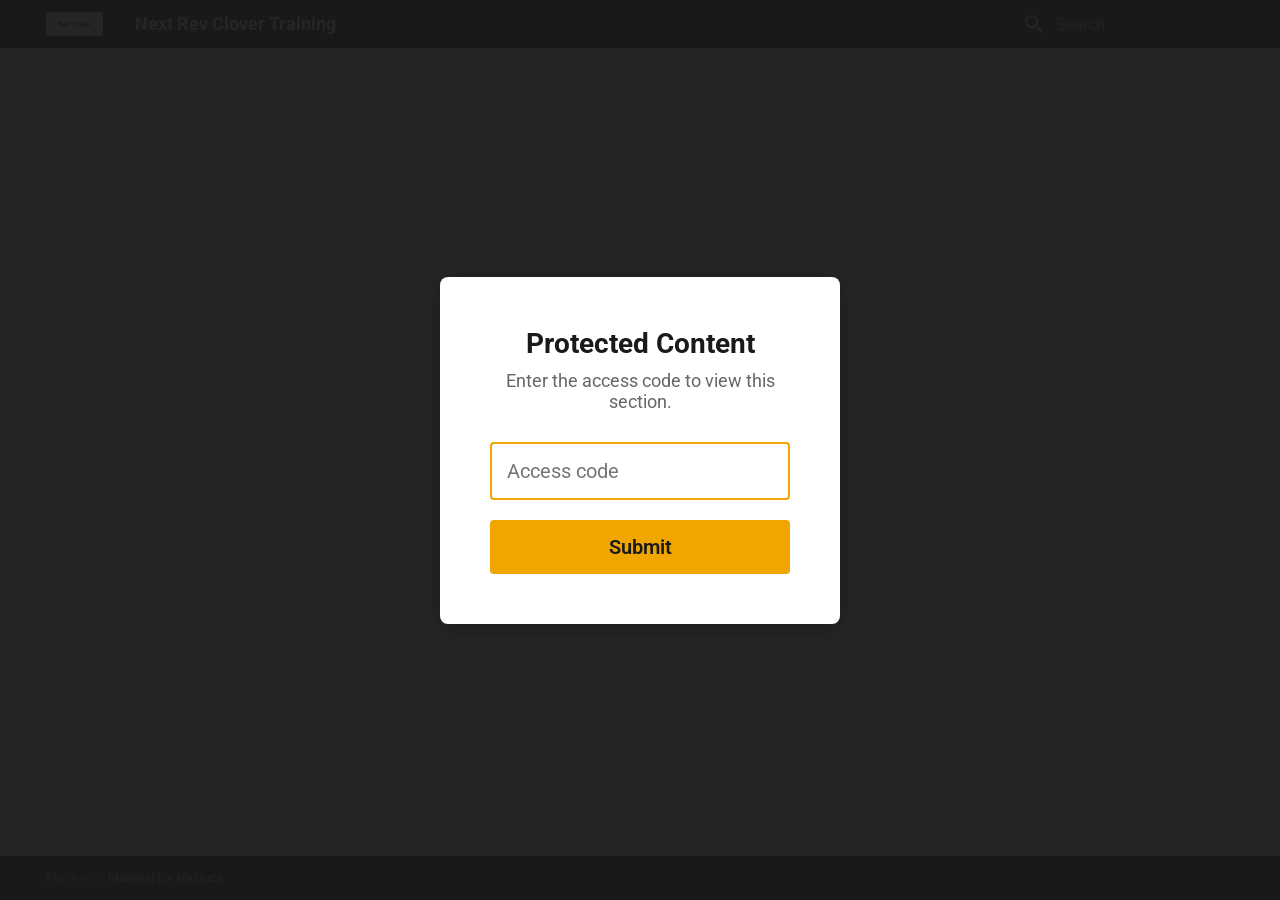
<file: clover-training/closing-orders/tip-adjustment/index.html>
<!doctype html>
<html lang="en" class="no-js">
  <head>
    
      <meta charset="utf-8">
      <meta name="viewport" content="width=device-width,initial-scale=1">
      
      
      
        <link rel="canonical" href="https://nxtrev.com/clover-training/closing-orders/tip-adjustment/">
      
      
        <link rel="prev" href="../take-payment/">
      
      
        <link rel="next" href="../large-table-gratuity/">
      
      
        
      
      
      <link rel="icon" href="../../assets/logo.jpg">
      <meta name="generator" content="mkdocs-1.6.1, mkdocs-material-9.7.4">
    
    
      
        <title>Tip Adjustment - Next Rev Clover Training</title>
      
    
    
      <link rel="stylesheet" href="../../assets/stylesheets/main.484c7ddc.min.css">
      
        
        <link rel="stylesheet" href="../../assets/stylesheets/palette.ab4e12ef.min.css">
      
      


    
    
      
    
    
      
        
        
        <link rel="preconnect" href="https://fonts.gstatic.com" crossorigin>
        <link rel="stylesheet" href="https://fonts.googleapis.com/css?family=Roboto:300,300i,400,400i,700,700i%7CRoboto+Mono:400,400i,700,700i&display=fallback">
        <style>:root{--md-text-font:"Roboto";--md-code-font:"Roboto Mono"}</style>
      
    
    
      <link rel="stylesheet" href="../../assets/stylesheets/extra.css">
    
    <script>__md_scope=new URL("../..",location),__md_hash=e=>[...e].reduce(((e,_)=>(e<<5)-e+_.charCodeAt(0)),0),__md_get=(e,_=localStorage,t=__md_scope)=>JSON.parse(_.getItem(t.pathname+"."+e)),__md_set=(e,_,t=localStorage,a=__md_scope)=>{try{t.setItem(a.pathname+"."+e,JSON.stringify(_))}catch(e){}}</script>
    
      

    
    
  </head>
  
  
    
    
    
    
    
    <body dir="ltr" data-md-color-scheme="default" data-md-color-primary="custom" data-md-color-accent="custom">
  
    
    <input class="md-toggle" data-md-toggle="drawer" type="checkbox" id="__drawer" autocomplete="off">
    <input class="md-toggle" data-md-toggle="search" type="checkbox" id="__search" autocomplete="off">
    <label class="md-overlay" for="__drawer"></label>
    <div data-md-component="skip">
      
        
        <a href="#tip-adjustment" class="md-skip">
          Skip to content
        </a>
      
    </div>
    <div data-md-component="announce">
      
    </div>
    
    
      

  

<header class="md-header md-header--shadow" data-md-component="header">
  <nav class="md-header__inner md-grid" aria-label="Header">
    <a href="../.." title="Next Rev Clover Training" class="md-header__button md-logo" aria-label="Next Rev Clover Training" data-md-component="logo">
      
  <img src="../../assets/logo.jpg" alt="logo">

    </a>
    <label class="md-header__button md-icon" for="__drawer">
      
      <svg xmlns="http://www.w3.org/2000/svg" viewBox="0 0 24 24"><path d="M3 6h18v2H3zm0 5h18v2H3zm0 5h18v2H3z"/></svg>
    </label>
    <div class="md-header__title" data-md-component="header-title">
      <div class="md-header__ellipsis">
        <div class="md-header__topic">
          <span class="md-ellipsis">
            Next Rev Clover Training
          </span>
        </div>
        <div class="md-header__topic" data-md-component="header-topic">
          <span class="md-ellipsis">
            
              Tip Adjustment
            
          </span>
        </div>
      </div>
    </div>
    
      
    
    
    
    
      
      
        <label class="md-header__button md-icon" for="__search">
          
          <svg xmlns="http://www.w3.org/2000/svg" viewBox="0 0 24 24"><path d="M9.5 3A6.5 6.5 0 0 1 16 9.5c0 1.61-.59 3.09-1.56 4.23l.27.27h.79l5 5-1.5 1.5-5-5v-.79l-.27-.27A6.52 6.52 0 0 1 9.5 16 6.5 6.5 0 0 1 3 9.5 6.5 6.5 0 0 1 9.5 3m0 2C7 5 5 7 5 9.5S7 14 9.5 14 14 12 14 9.5 12 5 9.5 5"/></svg>
        </label>
        <div class="md-search" data-md-component="search" role="dialog">
  <label class="md-search__overlay" for="__search"></label>
  <div class="md-search__inner" role="search">
    <form class="md-search__form" name="search">
      <input type="text" class="md-search__input" name="query" aria-label="Search" placeholder="Search" autocapitalize="off" autocorrect="off" autocomplete="off" spellcheck="false" data-md-component="search-query" required>
      <label class="md-search__icon md-icon" for="__search">
        
        <svg xmlns="http://www.w3.org/2000/svg" viewBox="0 0 24 24"><path d="M9.5 3A6.5 6.5 0 0 1 16 9.5c0 1.61-.59 3.09-1.56 4.23l.27.27h.79l5 5-1.5 1.5-5-5v-.79l-.27-.27A6.52 6.52 0 0 1 9.5 16 6.5 6.5 0 0 1 3 9.5 6.5 6.5 0 0 1 9.5 3m0 2C7 5 5 7 5 9.5S7 14 9.5 14 14 12 14 9.5 12 5 9.5 5"/></svg>
        
        <svg xmlns="http://www.w3.org/2000/svg" viewBox="0 0 24 24"><path d="M20 11v2H8l5.5 5.5-1.42 1.42L4.16 12l7.92-7.92L13.5 5.5 8 11z"/></svg>
      </label>
      <nav class="md-search__options" aria-label="Search">
        
          <a href="javascript:void(0)" class="md-search__icon md-icon" title="Share" aria-label="Share" data-clipboard data-clipboard-text="" data-md-component="search-share" tabindex="-1">
            
            <svg xmlns="http://www.w3.org/2000/svg" viewBox="0 0 24 24"><path d="M18 16.08c-.76 0-1.44.3-1.96.77L8.91 12.7c.05-.23.09-.46.09-.7s-.04-.47-.09-.7l7.05-4.11c.54.5 1.25.81 2.04.81a3 3 0 0 0 3-3 3 3 0 0 0-3-3 3 3 0 0 0-3 3c0 .24.04.47.09.7L8.04 9.81C7.5 9.31 6.79 9 6 9a3 3 0 0 0-3 3 3 3 0 0 0 3 3c.79 0 1.5-.31 2.04-.81l7.12 4.15c-.05.21-.08.43-.08.66 0 1.61 1.31 2.91 2.92 2.91s2.92-1.3 2.92-2.91A2.92 2.92 0 0 0 18 16.08"/></svg>
          </a>
        
        <button type="reset" class="md-search__icon md-icon" title="Clear" aria-label="Clear" tabindex="-1">
          
          <svg xmlns="http://www.w3.org/2000/svg" viewBox="0 0 24 24"><path d="M19 6.41 17.59 5 12 10.59 6.41 5 5 6.41 10.59 12 5 17.59 6.41 19 12 13.41 17.59 19 19 17.59 13.41 12z"/></svg>
        </button>
      </nav>
      
    </form>
    <div class="md-search__output">
      <div class="md-search__scrollwrap" tabindex="0" data-md-scrollfix>
        <div class="md-search-result" data-md-component="search-result">
          <div class="md-search-result__meta">
            Initializing search
          </div>
          <ol class="md-search-result__list" role="presentation"></ol>
        </div>
      </div>
    </div>
  </div>
</div>
      
    
    
  </nav>
  
</header>
    
    <div class="md-container" data-md-component="container">
      
      
        
          
        
      
      <main class="md-main" data-md-component="main">
        <div class="md-main__inner md-grid">
          
            
              
              <div class="md-sidebar md-sidebar--primary" data-md-component="sidebar" data-md-type="navigation" >
                <div class="md-sidebar__scrollwrap">
                  <div class="md-sidebar__inner">
                    



<nav class="md-nav md-nav--primary" aria-label="Navigation" data-md-level="0">
  <label class="md-nav__title" for="__drawer">
    <a href="../.." title="Next Rev Clover Training" class="md-nav__button md-logo" aria-label="Next Rev Clover Training" data-md-component="logo">
      
  <img src="../../assets/logo.jpg" alt="logo">

    </a>
    Next Rev Clover Training
  </label>
  
  <ul class="md-nav__list" data-md-scrollfix>
    
      
      
  
  
  
  
    <li class="md-nav__item">
      <a href="../.." class="md-nav__link">
        
  
  
  <span class="md-ellipsis">
    
  
    Home
  

    
  </span>
  
  

      </a>
    </li>
  

    
      
      
  
  
  
  
    
    
    
    
    
    <li class="md-nav__item md-nav__item--nested">
      
        
        
        <input class="md-nav__toggle md-toggle " type="checkbox" id="__nav_2" >
        
          
          <label class="md-nav__link" for="__nav_2" id="__nav_2_label" tabindex="0">
            
  
  
  <span class="md-ellipsis">
    
  
    General
  

    
  </span>
  
  

            <span class="md-nav__icon md-icon"></span>
          </label>
        
        <nav class="md-nav" data-md-level="1" aria-labelledby="__nav_2_label" aria-expanded="false">
          <label class="md-nav__title" for="__nav_2">
            <span class="md-nav__icon md-icon"></span>
            
  
    General
  

          </label>
          <ul class="md-nav__list" data-md-scrollfix>
            
              
                
  
  
  
  
    <li class="md-nav__item">
      <a href="../../general/pos-login/" class="md-nav__link">
        
  
  
  <span class="md-ellipsis">
    
  
    POS Login
  

    
  </span>
  
  

      </a>
    </li>
  

              
            
              
                
  
  
  
  
    <li class="md-nav__item">
      <a href="../../general/menu-selection/" class="md-nav__link">
        
  
  
  <span class="md-ellipsis">
    
  
    Menu Selection
  

    
  </span>
  
  

      </a>
    </li>
  

              
            
          </ul>
        </nav>
      
    </li>
  

    
      
      
  
  
  
  
    
    
    
    
    
    <li class="md-nav__item md-nav__item--nested">
      
        
        
        <input class="md-nav__toggle md-toggle " type="checkbox" id="__nav_3" >
        
          
          <label class="md-nav__link" for="__nav_3" id="__nav_3_label" tabindex="0">
            
  
  
  <span class="md-ellipsis">
    
  
    Shifts
  

    
  </span>
  
  

            <span class="md-nav__icon md-icon"></span>
          </label>
        
        <nav class="md-nav" data-md-level="1" aria-labelledby="__nav_3_label" aria-expanded="false">
          <label class="md-nav__title" for="__nav_3">
            <span class="md-nav__icon md-icon"></span>
            
  
    Shifts
  

          </label>
          <ul class="md-nav__list" data-md-scrollfix>
            
              
                
  
  
  
  
    <li class="md-nav__item">
      <a href="../../shifts/clock-in/" class="md-nav__link">
        
  
  
  <span class="md-ellipsis">
    
  
    Clock In
  

    
  </span>
  
  

      </a>
    </li>
  

              
            
              
                
  
  
  
  
    <li class="md-nav__item">
      <a href="../../shifts/clock-out/" class="md-nav__link">
        
  
  
  <span class="md-ellipsis">
    
  
    Clock Out
  

    
  </span>
  
  

      </a>
    </li>
  

              
            
              
                
  
  
  
  
    <li class="md-nav__item">
      <a href="../../shifts/server-settlement-report/" class="md-nav__link">
        
  
  
  <span class="md-ellipsis">
    
  
    Server Settlement Report
  

    
  </span>
  
  

      </a>
    </li>
  

              
            
              
                
  
  
  
  
    <li class="md-nav__item">
      <a href="../../shifts/employee-food-discount/" class="md-nav__link">
        
  
  
  <span class="md-ellipsis">
    
  
    Employee Food Discount
  

    
  </span>
  
  

      </a>
    </li>
  

              
            
          </ul>
        </nav>
      
    </li>
  

    
      
      
  
  
  
  
    
    
    
    
    
    <li class="md-nav__item md-nav__item--nested">
      
        
        
        <input class="md-nav__toggle md-toggle " type="checkbox" id="__nav_4" >
        
          
          <label class="md-nav__link" for="__nav_4" id="__nav_4_label" tabindex="0">
            
  
  
  <span class="md-ellipsis">
    
  
    Opening Orders
  

    
  </span>
  
  

            <span class="md-nav__icon md-icon"></span>
          </label>
        
        <nav class="md-nav" data-md-level="1" aria-labelledby="__nav_4_label" aria-expanded="false">
          <label class="md-nav__title" for="__nav_4">
            <span class="md-nav__icon md-icon"></span>
            
  
    Opening Orders
  

          </label>
          <ul class="md-nav__list" data-md-scrollfix>
            
              
                
  
  
  
  
    <li class="md-nav__item">
      <a href="../../opening-orders/open-member-order-bar/" class="md-nav__link">
        
  
  
  <span class="md-ellipsis">
    
  
    Member Order (Bar)
  

    
  </span>
  
  

      </a>
    </li>
  

              
            
              
                
  
  
  
  
    <li class="md-nav__item">
      <a href="../../opening-orders/open-member-order-table/" class="md-nav__link">
        
  
  
  <span class="md-ellipsis">
    
  
    Member Order (Table)
  

    
  </span>
  
  

      </a>
    </li>
  

              
            
              
                
  
  
  
  
    <li class="md-nav__item">
      <a href="../../opening-orders/open-non-member-order/" class="md-nav__link">
        
  
  
  <span class="md-ellipsis">
    
  
    Non-Member Order
  

    
  </span>
  
  

      </a>
    </li>
  

              
            
              
                
  
  
  
  
    <li class="md-nav__item">
      <a href="../../opening-orders/takeout-order/" class="md-nav__link">
        
  
  
  <span class="md-ellipsis">
    
  
    Takeout Order
  

    
  </span>
  
  

      </a>
    </li>
  

              
            
              
                
  
  
  
  
    <li class="md-nav__item">
      <a href="../../opening-orders/credit-pre-auth/" class="md-nav__link">
        
  
  
  <span class="md-ellipsis">
    
  
    Credit Pre-Auth
  

    
  </span>
  
  

      </a>
    </li>
  

              
            
          </ul>
        </nav>
      
    </li>
  

    
      
      
  
  
  
  
    
    
    
    
    
    <li class="md-nav__item md-nav__item--nested">
      
        
        
        <input class="md-nav__toggle md-toggle " type="checkbox" id="__nav_5" >
        
          
          <label class="md-nav__link" for="__nav_5" id="__nav_5_label" tabindex="0">
            
  
  
  <span class="md-ellipsis">
    
  
    Updating Orders
  

    
  </span>
  
  

            <span class="md-nav__icon md-icon"></span>
          </label>
        
        <nav class="md-nav" data-md-level="1" aria-labelledby="__nav_5_label" aria-expanded="false">
          <label class="md-nav__title" for="__nav_5">
            <span class="md-nav__icon md-icon"></span>
            
  
    Updating Orders
  

          </label>
          <ul class="md-nav__list" data-md-scrollfix>
            
              
                
  
  
  
  
    <li class="md-nav__item">
      <a href="../../updating-orders/add-and-remove-items/" class="md-nav__link">
        
  
  
  <span class="md-ellipsis">
    
  
    Add Items
  

    
  </span>
  
  

      </a>
    </li>
  

              
            
              
                
  
  
  
  
    <li class="md-nav__item">
      <a href="../../updating-orders/add-custom-item/" class="md-nav__link">
        
  
  
  <span class="md-ellipsis">
    
  
    Add Custom Item
  

    
  </span>
  
  

      </a>
    </li>
  

              
            
              
                
  
  
  
  
    <li class="md-nav__item">
      <a href="../../updating-orders/remove-or-void-items/" class="md-nav__link">
        
  
  
  <span class="md-ellipsis">
    
  
    Remove or Void Items
  

    
  </span>
  
  

      </a>
    </li>
  

              
            
              
                
  
  
  
  
    <li class="md-nav__item">
      <a href="../../updating-orders/modify-guest-count/" class="md-nav__link">
        
  
  
  <span class="md-ellipsis">
    
  
    Modify Guest Count
  

    
  </span>
  
  

      </a>
    </li>
  

              
            
              
                
  
  
  
  
    <li class="md-nav__item">
      <a href="../../updating-orders/coursing-and-firing/" class="md-nav__link">
        
  
  
  <span class="md-ellipsis">
    
  
    Coursing & Firing
  

    
  </span>
  
  

      </a>
    </li>
  

              
            
              
                
  
  
  
  
    <li class="md-nav__item">
      <a href="../../updating-orders/moving-items/" class="md-nav__link">
        
  
  
  <span class="md-ellipsis">
    
  
    Moving Items
  

    
  </span>
  
  

      </a>
    </li>
  

              
            
              
                
  
  
  
  
    <li class="md-nav__item">
      <a href="../../updating-orders/moving-guests/" class="md-nav__link">
        
  
  
  <span class="md-ellipsis">
    
  
    Moving Guests
  

    
  </span>
  
  

      </a>
    </li>
  

              
            
              
                
  
  
  
  
    <li class="md-nav__item">
      <a href="../../updating-orders/transfer-server/" class="md-nav__link">
        
  
  
  <span class="md-ellipsis">
    
  
    Transfer Server
  

    
  </span>
  
  

      </a>
    </li>
  

              
            
              
                
  
  
  
  
    <li class="md-nav__item">
      <a href="../../updating-orders/moving-tables/" class="md-nav__link">
        
  
  
  <span class="md-ellipsis">
    
  
    Moving Tables
  

    
  </span>
  
  

      </a>
    </li>
  

              
            
              
                
  
  
  
  
    <li class="md-nav__item">
      <a href="../../updating-orders/combining-tables/" class="md-nav__link">
        
  
  
  <span class="md-ellipsis">
    
  
    Combining Tables
  

    
  </span>
  
  

      </a>
    </li>
  

              
            
              
                
  
  
  
  
    <li class="md-nav__item">
      <a href="../../updating-orders/reassign-member/" class="md-nav__link">
        
  
  
  <span class="md-ellipsis">
    
  
    Reassign Member
  

    
  </span>
  
  

      </a>
    </li>
  

              
            
          </ul>
        </nav>
      
    </li>
  

    
      
      
  
  
    
  
  
  
    
    
    
    
    
    <li class="md-nav__item md-nav__item--active md-nav__item--nested">
      
        
        
        <input class="md-nav__toggle md-toggle " type="checkbox" id="__nav_6" checked>
        
          
          <label class="md-nav__link" for="__nav_6" id="__nav_6_label" tabindex="0">
            
  
  
  <span class="md-ellipsis">
    
  
    Closing Orders
  

    
  </span>
  
  

            <span class="md-nav__icon md-icon"></span>
          </label>
        
        <nav class="md-nav" data-md-level="1" aria-labelledby="__nav_6_label" aria-expanded="true">
          <label class="md-nav__title" for="__nav_6">
            <span class="md-nav__icon md-icon"></span>
            
  
    Closing Orders
  

          </label>
          <ul class="md-nav__list" data-md-scrollfix>
            
              
                
  
  
  
  
    <li class="md-nav__item">
      <a href="../bill-printing/" class="md-nav__link">
        
  
  
  <span class="md-ellipsis">
    
  
    Bill Printing
  

    
  </span>
  
  

      </a>
    </li>
  

              
            
              
                
  
  
  
  
    <li class="md-nav__item">
      <a href="../take-payment/" class="md-nav__link">
        
  
  
  <span class="md-ellipsis">
    
  
    Take Payment
  

    
  </span>
  
  

      </a>
    </li>
  

              
            
              
                
  
  
    
  
  
  
    <li class="md-nav__item md-nav__item--active">
      
      <input class="md-nav__toggle md-toggle" type="checkbox" id="__toc">
      
      
        
      
      
      <a href="./" class="md-nav__link md-nav__link--active">
        
  
  
  <span class="md-ellipsis">
    
  
    Tip Adjustment
  

    
  </span>
  
  

      </a>
      
    </li>
  

              
            
              
                
  
  
  
  
    <li class="md-nav__item">
      <a href="../large-table-gratuity/" class="md-nav__link">
        
  
  
  <span class="md-ellipsis">
    
  
    Large Table Gratuity
  

    
  </span>
  
  

      </a>
    </li>
  

              
            
              
                
  
  
  
  
    <li class="md-nav__item">
      <a href="../unpaid-orders/" class="md-nav__link">
        
  
  
  <span class="md-ellipsis">
    
  
    Unpaid Orders
  

    
  </span>
  
  

      </a>
    </li>
  

              
            
              
                
  
  
  
  
    <li class="md-nav__item">
      <a href="../refunding-payments/" class="md-nav__link">
        
  
  
  <span class="md-ellipsis">
    
  
    Refunding Payments
  

    
  </span>
  
  

      </a>
    </li>
  

              
            
          </ul>
        </nav>
      
    </li>
  

    
      
      
  
  
  
  
    
    
    
    
    
    <li class="md-nav__item md-nav__item--nested">
      
        
        
        <input class="md-nav__toggle md-toggle " type="checkbox" id="__nav_7" >
        
          
          <label class="md-nav__link" for="__nav_7" id="__nav_7_label" tabindex="0">
            
  
  
  <span class="md-ellipsis">
    
  
    Membership & Daily Book
  

    
  </span>
  
  

            <span class="md-nav__icon md-icon"></span>
          </label>
        
        <nav class="md-nav" data-md-level="1" aria-labelledby="__nav_7_label" aria-expanded="false">
          <label class="md-nav__title" for="__nav_7">
            <span class="md-nav__icon md-icon"></span>
            
  
    Membership & Daily Book
  

          </label>
          <ul class="md-nav__list" data-md-scrollfix>
            
              
                
  
  
  
  
    <li class="md-nav__item">
      <a href="../../membership-daily-book/membership-renewal/" class="md-nav__link">
        
  
  
  <span class="md-ellipsis">
    
  
    Membership Renewal
  

    
  </span>
  
  

      </a>
    </li>
  

              
            
              
                
  
  
  
  
    <li class="md-nav__item">
      <a href="../../membership-daily-book/sign-the-book/" class="md-nav__link">
        
  
  
  <span class="md-ellipsis">
    
  
    Sign the Book
  

    
  </span>
  
  

      </a>
    </li>
  

              
            
          </ul>
        </nav>
      
    </li>
  

    
      
      
  
  
  
  
    
    
    
    
    
    <li class="md-nav__item md-nav__item--nested">
      
        
        
        <input class="md-nav__toggle md-toggle " type="checkbox" id="__nav_8" >
        
          
          <label class="md-nav__link" for="__nav_8" id="__nav_8_label" tabindex="0">
            
  
  
  <span class="md-ellipsis">
    
  
    Gift Cards & Coupons
  

    
  </span>
  
  

            <span class="md-nav__icon md-icon"></span>
          </label>
        
        <nav class="md-nav" data-md-level="1" aria-labelledby="__nav_8_label" aria-expanded="false">
          <label class="md-nav__title" for="__nav_8">
            <span class="md-nav__icon md-icon"></span>
            
  
    Gift Cards & Coupons
  

          </label>
          <ul class="md-nav__list" data-md-scrollfix>
            
              
                
  
  
  
  
    <li class="md-nav__item">
      <a href="../../gift-cards/old-gift-cards/" class="md-nav__link">
        
  
  
  <span class="md-ellipsis">
    
  
    Old Gift Cards
  

    
  </span>
  
  

      </a>
    </li>
  

              
            
              
                
  
  
  
  
    <li class="md-nav__item">
      <a href="../../gift-cards/pay-with-clover-gift-card/" class="md-nav__link">
        
  
  
  <span class="md-ellipsis">
    
  
    Pay with Clover Gift Card
  

    
  </span>
  
  

      </a>
    </li>
  

              
            
              
                
  
  
  
  
    <li class="md-nav__item">
      <a href="../../gift-cards/check-balance/" class="md-nav__link">
        
  
  
  <span class="md-ellipsis">
    
  
    Check Balance
  

    
  </span>
  
  

      </a>
    </li>
  

              
            
              
                
  
  
  
  
    <li class="md-nav__item">
      <a href="../../gift-cards/load-a-clover-gift-card/" class="md-nav__link">
        
  
  
  <span class="md-ellipsis">
    
  
    Load a Clover Gift Card
  

    
  </span>
  
  

      </a>
    </li>
  

              
            
              
                
  
  
  
  
    <li class="md-nav__item">
      <a href="../../gift-cards/coupons/" class="md-nav__link">
        
  
  
  <span class="md-ellipsis">
    
  
    $5 Coupons
  

    
  </span>
  
  

      </a>
    </li>
  

              
            
          </ul>
        </nav>
      
    </li>
  

    
      
      
  
  
  
  
    
    
    
    
    
    <li class="md-nav__item md-nav__item--nested">
      
        
        
        <input class="md-nav__toggle md-toggle " type="checkbox" id="__nav_9" >
        
          
          <label class="md-nav__link" for="__nav_9" id="__nav_9_label" tabindex="0">
            
  
  
  <span class="md-ellipsis">
    
  
    Bartender
  

    
  </span>
  
  

            <span class="md-nav__icon md-icon"></span>
          </label>
        
        <nav class="md-nav" data-md-level="1" aria-labelledby="__nav_9_label" aria-expanded="false">
          <label class="md-nav__title" for="__nav_9">
            <span class="md-nav__icon md-icon"></span>
            
  
    Bartender
  

          </label>
          <ul class="md-nav__list" data-md-scrollfix>
            
              
                
  
  
  
  
    <li class="md-nav__item">
      <a href="../../bartender/record-cash-events/" class="md-nav__link">
        
  
  
  <span class="md-ellipsis">
    
  
    Record Cash Events
  

    
  </span>
  
  

      </a>
    </li>
  

              
            
              
                
  
  
  
  
    <li class="md-nav__item">
      <a href="../../bartender/terminal-settlement-report/" class="md-nav__link">
        
  
  
  <span class="md-ellipsis">
    
  
    Terminal Settlement Report
  

    
  </span>
  
  

      </a>
    </li>
  

              
            
              
                
  
  
  
  
    <li class="md-nav__item">
      <a href="../../bartender/employee-shift-drink/" class="md-nav__link">
        
  
  
  <span class="md-ellipsis">
    
  
    Employee Shift Drink
  

    
  </span>
  
  

      </a>
    </li>
  

              
            
              
                
  
  
  
  
    <li class="md-nav__item">
      <a href="../../bartender/drink-chips/" class="md-nav__link">
        
  
  
  <span class="md-ellipsis">
    
  
    Drink Chips
  

    
  </span>
  
  

      </a>
    </li>
  

              
            
          </ul>
        </nav>
      
    </li>
  

    
      
      
  
  
  
  
    
    
    
    
    
    <li class="md-nav__item md-nav__item--nested">
      
        
        
        <input class="md-nav__toggle md-toggle " type="checkbox" id="__nav_10" >
        
          
          <label class="md-nav__link" for="__nav_10" id="__nav_10_label" tabindex="0">
            
  
  
  <span class="md-ellipsis">
    
  
    Banquets
  

    
  </span>
  
  

            <span class="md-nav__icon md-icon"></span>
          </label>
        
        <nav class="md-nav" data-md-level="1" aria-labelledby="__nav_10_label" aria-expanded="false">
          <label class="md-nav__title" for="__nav_10">
            <span class="md-nav__icon md-icon"></span>
            
  
    Banquets
  

          </label>
          <ul class="md-nav__list" data-md-scrollfix>
            
              
                
  
  
  
  
    <li class="md-nav__item">
      <a href="../../banquets/banquet-orders/" class="md-nav__link">
        
  
  
  <span class="md-ellipsis">
    
  
    Banquet Orders
  

    
  </span>
  
  

      </a>
    </li>
  

              
            
              
                
  
  
  
  
    <li class="md-nav__item">
      <a href="../../banquets/banquet-deposits/" class="md-nav__link">
        
  
  
  <span class="md-ellipsis">
    
  
    Banquet Deposits
  

    
  </span>
  
  

      </a>
    </li>
  

              
            
          </ul>
        </nav>
      
    </li>
  

    
  </ul>
</nav>
                  </div>
                </div>
              </div>
            
            
              
              <div class="md-sidebar md-sidebar--secondary" data-md-component="sidebar" data-md-type="toc" >
                <div class="md-sidebar__scrollwrap">
                  <div class="md-sidebar__inner">
                    

<nav class="md-nav md-nav--secondary" aria-label="Table of contents">
  
  
  
    
  
  
</nav>
                  </div>
                </div>
              </div>
            
          
          
            <div class="md-content" data-md-component="content">
              
                



  


  <nav class="md-path" aria-label="Navigation" >
    <ol class="md-path__list">
      
        
  
  
    <li class="md-path__item">
      <a href="../.." class="md-path__link">
        
  <span class="md-ellipsis">
    Home
  </span>

      </a>
    </li>
  

      
      
        
  
  
    
    
      <li class="md-path__item">
        <a href="../bill-printing/" class="md-path__link">
          
  <span class="md-ellipsis">
    Closing Orders
  </span>

        </a>
      </li>
    
  

      
    </ol>
  </nav>

              
              <article class="md-content__inner md-typeset">
                
                  



<h1 id="tip-adjustment">Tip Adjustment</h1>
<p>Record tips that customers handwrite on their printed credit-card receipts.</p>
<div class="admonition note">
<p class="admonition-title">Prerequisite</p>
<p>The order must be closed with at least one credit payment, and the guest must have written the tip on the printed receipt.</p>
</div>
<ol>
<li>Note the <strong>Transaction number</strong> on the printed receipt where the guest wrote the tip</li>
<li>From the home screen, launch the <strong>Tips</strong> app</li>
<li>Find the row where <strong>Trans #</strong> matches the transaction number on the receipt</li>
<li>Tap the row — a keypad opens for the tip amount</li>
<li>Enter the tip — the <strong>Total</strong> auto-calculates from <strong>Subtotal + Tip</strong></li>
<li>Tap <strong>Done</strong> (top right on Flex, bottom left on Station)</li>
</ol>
<p>The tip is recorded. The Tips app stays open to enter more tips.</p>
<p>&nbsp;</p>
<p>&nbsp;</p>
<p>&nbsp;</p>












                
              </article>
            </div>
          
          
<script>var target=document.getElementById(location.hash.slice(1));target&&target.name&&(target.checked=target.name.startsWith("__tabbed_"))</script>
        </div>
        
          <button type="button" class="md-top md-icon" data-md-component="top" hidden>
  
  <svg xmlns="http://www.w3.org/2000/svg" viewBox="0 0 24 24"><path d="M13 20h-2V8l-5.5 5.5-1.42-1.42L12 4.16l7.92 7.92-1.42 1.42L13 8z"/></svg>
  Back to top
</button>
        
      </main>
      
        <footer class="md-footer">
  
  <div class="md-footer-meta md-typeset">
    <div class="md-footer-meta__inner md-grid">
      <div class="md-copyright">
  
  
    Made with
    <a href="https://squidfunk.github.io/mkdocs-material/" target="_blank" rel="noopener">
      Material for MkDocs
    </a>
  
</div>
      
    </div>
  </div>
</footer>
      
    </div>
    <div class="md-dialog" data-md-component="dialog">
      <div class="md-dialog__inner md-typeset"></div>
    </div>
    
    
    
      
      
      <script id="__config" type="application/json">{"annotate": null, "base": "../..", "features": ["navigation.top", "navigation.path", "search.highlight", "search.share"], "search": "../../assets/javascripts/workers/search.2c215733.min.js", "tags": null, "translations": {"clipboard.copied": "Copied to clipboard", "clipboard.copy": "Copy to clipboard", "search.result.more.one": "1 more on this page", "search.result.more.other": "# more on this page", "search.result.none": "No matching documents", "search.result.one": "1 matching document", "search.result.other": "# matching documents", "search.result.placeholder": "Type to start searching", "search.result.term.missing": "Missing", "select.version": "Select version"}, "version": null}</script>
    
    
      <script src="../../assets/javascripts/bundle.79ae519e.min.js"></script>
      
        <script src="../../javascripts/auth-gate.js"></script>
      
    
  </body>
</html>
</file>
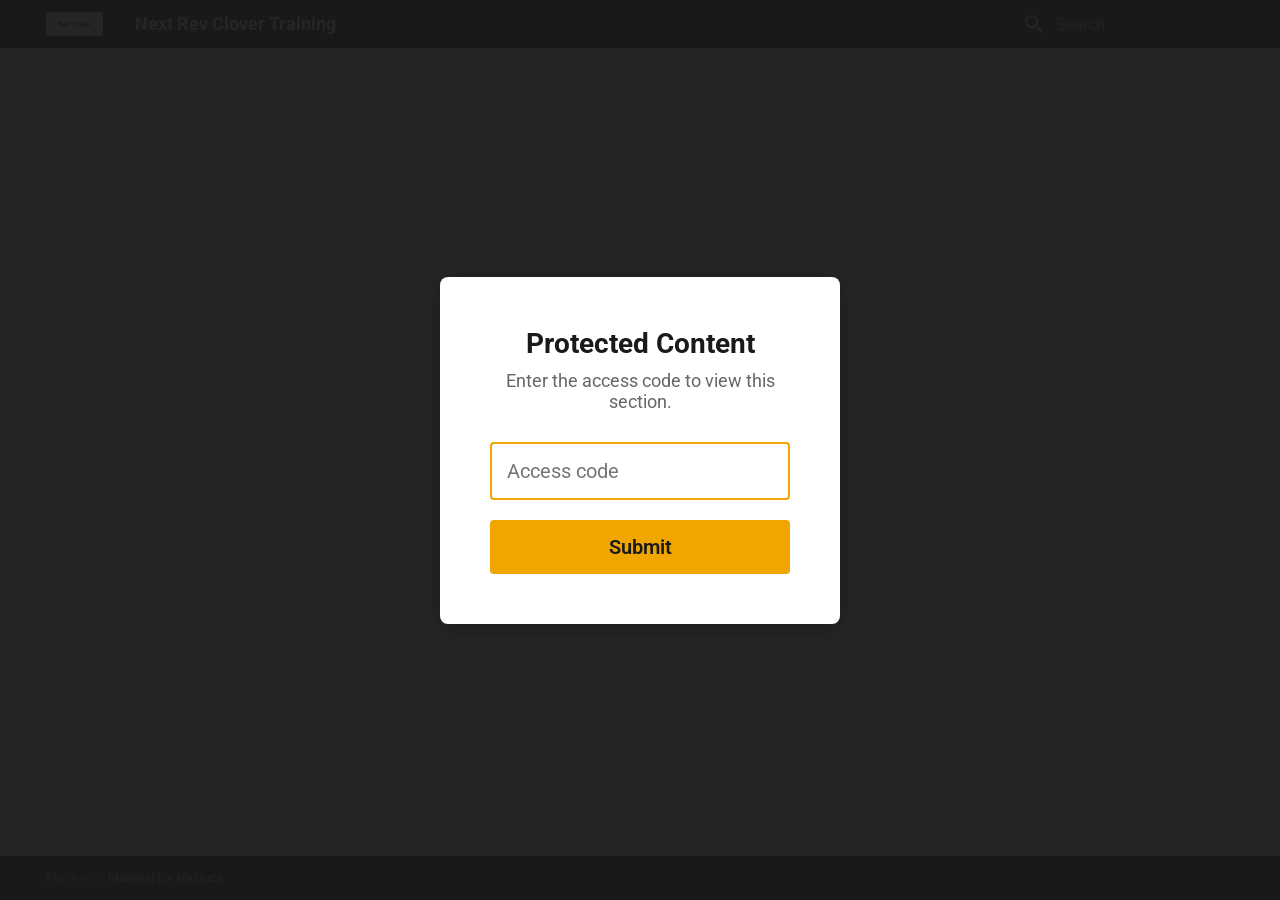
<file: clover-training/closing-orders/unpaid-orders/index.html>
<!doctype html>
<html lang="en" class="no-js">
  <head>
    
      <meta charset="utf-8">
      <meta name="viewport" content="width=device-width,initial-scale=1">
      
      
      
        <link rel="canonical" href="https://nxtrev.com/clover-training/closing-orders/unpaid-orders/">
      
      
        <link rel="prev" href="../large-table-gratuity/">
      
      
        <link rel="next" href="../refunding-payments/">
      
      
        
      
      
      <link rel="icon" href="../../assets/logo.jpg">
      <meta name="generator" content="mkdocs-1.6.1, mkdocs-material-9.7.4">
    
    
      
        <title>Unpaid Orders - Next Rev Clover Training</title>
      
    
    
      <link rel="stylesheet" href="../../assets/stylesheets/main.484c7ddc.min.css">
      
        
        <link rel="stylesheet" href="../../assets/stylesheets/palette.ab4e12ef.min.css">
      
      


    
    
      
    
    
      
        
        
        <link rel="preconnect" href="https://fonts.gstatic.com" crossorigin>
        <link rel="stylesheet" href="https://fonts.googleapis.com/css?family=Roboto:300,300i,400,400i,700,700i%7CRoboto+Mono:400,400i,700,700i&display=fallback">
        <style>:root{--md-text-font:"Roboto";--md-code-font:"Roboto Mono"}</style>
      
    
    
      <link rel="stylesheet" href="../../assets/stylesheets/extra.css">
    
    <script>__md_scope=new URL("../..",location),__md_hash=e=>[...e].reduce(((e,_)=>(e<<5)-e+_.charCodeAt(0)),0),__md_get=(e,_=localStorage,t=__md_scope)=>JSON.parse(_.getItem(t.pathname+"."+e)),__md_set=(e,_,t=localStorage,a=__md_scope)=>{try{t.setItem(a.pathname+"."+e,JSON.stringify(_))}catch(e){}}</script>
    
      

    
    
  </head>
  
  
    
    
    
    
    
    <body dir="ltr" data-md-color-scheme="default" data-md-color-primary="custom" data-md-color-accent="custom">
  
    
    <input class="md-toggle" data-md-toggle="drawer" type="checkbox" id="__drawer" autocomplete="off">
    <input class="md-toggle" data-md-toggle="search" type="checkbox" id="__search" autocomplete="off">
    <label class="md-overlay" for="__drawer"></label>
    <div data-md-component="skip">
      
        
        <a href="#unpaid-orders" class="md-skip">
          Skip to content
        </a>
      
    </div>
    <div data-md-component="announce">
      
    </div>
    
    
      

  

<header class="md-header md-header--shadow" data-md-component="header">
  <nav class="md-header__inner md-grid" aria-label="Header">
    <a href="../.." title="Next Rev Clover Training" class="md-header__button md-logo" aria-label="Next Rev Clover Training" data-md-component="logo">
      
  <img src="../../assets/logo.jpg" alt="logo">

    </a>
    <label class="md-header__button md-icon" for="__drawer">
      
      <svg xmlns="http://www.w3.org/2000/svg" viewBox="0 0 24 24"><path d="M3 6h18v2H3zm0 5h18v2H3zm0 5h18v2H3z"/></svg>
    </label>
    <div class="md-header__title" data-md-component="header-title">
      <div class="md-header__ellipsis">
        <div class="md-header__topic">
          <span class="md-ellipsis">
            Next Rev Clover Training
          </span>
        </div>
        <div class="md-header__topic" data-md-component="header-topic">
          <span class="md-ellipsis">
            
              Unpaid Orders
            
          </span>
        </div>
      </div>
    </div>
    
      
    
    
    
    
      
      
        <label class="md-header__button md-icon" for="__search">
          
          <svg xmlns="http://www.w3.org/2000/svg" viewBox="0 0 24 24"><path d="M9.5 3A6.5 6.5 0 0 1 16 9.5c0 1.61-.59 3.09-1.56 4.23l.27.27h.79l5 5-1.5 1.5-5-5v-.79l-.27-.27A6.52 6.52 0 0 1 9.5 16 6.5 6.5 0 0 1 3 9.5 6.5 6.5 0 0 1 9.5 3m0 2C7 5 5 7 5 9.5S7 14 9.5 14 14 12 14 9.5 12 5 9.5 5"/></svg>
        </label>
        <div class="md-search" data-md-component="search" role="dialog">
  <label class="md-search__overlay" for="__search"></label>
  <div class="md-search__inner" role="search">
    <form class="md-search__form" name="search">
      <input type="text" class="md-search__input" name="query" aria-label="Search" placeholder="Search" autocapitalize="off" autocorrect="off" autocomplete="off" spellcheck="false" data-md-component="search-query" required>
      <label class="md-search__icon md-icon" for="__search">
        
        <svg xmlns="http://www.w3.org/2000/svg" viewBox="0 0 24 24"><path d="M9.5 3A6.5 6.5 0 0 1 16 9.5c0 1.61-.59 3.09-1.56 4.23l.27.27h.79l5 5-1.5 1.5-5-5v-.79l-.27-.27A6.52 6.52 0 0 1 9.5 16 6.5 6.5 0 0 1 3 9.5 6.5 6.5 0 0 1 9.5 3m0 2C7 5 5 7 5 9.5S7 14 9.5 14 14 12 14 9.5 12 5 9.5 5"/></svg>
        
        <svg xmlns="http://www.w3.org/2000/svg" viewBox="0 0 24 24"><path d="M20 11v2H8l5.5 5.5-1.42 1.42L4.16 12l7.92-7.92L13.5 5.5 8 11z"/></svg>
      </label>
      <nav class="md-search__options" aria-label="Search">
        
          <a href="javascript:void(0)" class="md-search__icon md-icon" title="Share" aria-label="Share" data-clipboard data-clipboard-text="" data-md-component="search-share" tabindex="-1">
            
            <svg xmlns="http://www.w3.org/2000/svg" viewBox="0 0 24 24"><path d="M18 16.08c-.76 0-1.44.3-1.96.77L8.91 12.7c.05-.23.09-.46.09-.7s-.04-.47-.09-.7l7.05-4.11c.54.5 1.25.81 2.04.81a3 3 0 0 0 3-3 3 3 0 0 0-3-3 3 3 0 0 0-3 3c0 .24.04.47.09.7L8.04 9.81C7.5 9.31 6.79 9 6 9a3 3 0 0 0-3 3 3 3 0 0 0 3 3c.79 0 1.5-.31 2.04-.81l7.12 4.15c-.05.21-.08.43-.08.66 0 1.61 1.31 2.91 2.92 2.91s2.92-1.3 2.92-2.91A2.92 2.92 0 0 0 18 16.08"/></svg>
          </a>
        
        <button type="reset" class="md-search__icon md-icon" title="Clear" aria-label="Clear" tabindex="-1">
          
          <svg xmlns="http://www.w3.org/2000/svg" viewBox="0 0 24 24"><path d="M19 6.41 17.59 5 12 10.59 6.41 5 5 6.41 10.59 12 5 17.59 6.41 19 12 13.41 17.59 19 19 17.59 13.41 12z"/></svg>
        </button>
      </nav>
      
    </form>
    <div class="md-search__output">
      <div class="md-search__scrollwrap" tabindex="0" data-md-scrollfix>
        <div class="md-search-result" data-md-component="search-result">
          <div class="md-search-result__meta">
            Initializing search
          </div>
          <ol class="md-search-result__list" role="presentation"></ol>
        </div>
      </div>
    </div>
  </div>
</div>
      
    
    
  </nav>
  
</header>
    
    <div class="md-container" data-md-component="container">
      
      
        
          
        
      
      <main class="md-main" data-md-component="main">
        <div class="md-main__inner md-grid">
          
            
              
              <div class="md-sidebar md-sidebar--primary" data-md-component="sidebar" data-md-type="navigation" >
                <div class="md-sidebar__scrollwrap">
                  <div class="md-sidebar__inner">
                    



<nav class="md-nav md-nav--primary" aria-label="Navigation" data-md-level="0">
  <label class="md-nav__title" for="__drawer">
    <a href="../.." title="Next Rev Clover Training" class="md-nav__button md-logo" aria-label="Next Rev Clover Training" data-md-component="logo">
      
  <img src="../../assets/logo.jpg" alt="logo">

    </a>
    Next Rev Clover Training
  </label>
  
  <ul class="md-nav__list" data-md-scrollfix>
    
      
      
  
  
  
  
    <li class="md-nav__item">
      <a href="../.." class="md-nav__link">
        
  
  
  <span class="md-ellipsis">
    
  
    Home
  

    
  </span>
  
  

      </a>
    </li>
  

    
      
      
  
  
  
  
    
    
    
    
    
    <li class="md-nav__item md-nav__item--nested">
      
        
        
        <input class="md-nav__toggle md-toggle " type="checkbox" id="__nav_2" >
        
          
          <label class="md-nav__link" for="__nav_2" id="__nav_2_label" tabindex="0">
            
  
  
  <span class="md-ellipsis">
    
  
    General
  

    
  </span>
  
  

            <span class="md-nav__icon md-icon"></span>
          </label>
        
        <nav class="md-nav" data-md-level="1" aria-labelledby="__nav_2_label" aria-expanded="false">
          <label class="md-nav__title" for="__nav_2">
            <span class="md-nav__icon md-icon"></span>
            
  
    General
  

          </label>
          <ul class="md-nav__list" data-md-scrollfix>
            
              
                
  
  
  
  
    <li class="md-nav__item">
      <a href="../../general/pos-login/" class="md-nav__link">
        
  
  
  <span class="md-ellipsis">
    
  
    POS Login
  

    
  </span>
  
  

      </a>
    </li>
  

              
            
              
                
  
  
  
  
    <li class="md-nav__item">
      <a href="../../general/menu-selection/" class="md-nav__link">
        
  
  
  <span class="md-ellipsis">
    
  
    Menu Selection
  

    
  </span>
  
  

      </a>
    </li>
  

              
            
          </ul>
        </nav>
      
    </li>
  

    
      
      
  
  
  
  
    
    
    
    
    
    <li class="md-nav__item md-nav__item--nested">
      
        
        
        <input class="md-nav__toggle md-toggle " type="checkbox" id="__nav_3" >
        
          
          <label class="md-nav__link" for="__nav_3" id="__nav_3_label" tabindex="0">
            
  
  
  <span class="md-ellipsis">
    
  
    Shifts
  

    
  </span>
  
  

            <span class="md-nav__icon md-icon"></span>
          </label>
        
        <nav class="md-nav" data-md-level="1" aria-labelledby="__nav_3_label" aria-expanded="false">
          <label class="md-nav__title" for="__nav_3">
            <span class="md-nav__icon md-icon"></span>
            
  
    Shifts
  

          </label>
          <ul class="md-nav__list" data-md-scrollfix>
            
              
                
  
  
  
  
    <li class="md-nav__item">
      <a href="../../shifts/clock-in/" class="md-nav__link">
        
  
  
  <span class="md-ellipsis">
    
  
    Clock In
  

    
  </span>
  
  

      </a>
    </li>
  

              
            
              
                
  
  
  
  
    <li class="md-nav__item">
      <a href="../../shifts/clock-out/" class="md-nav__link">
        
  
  
  <span class="md-ellipsis">
    
  
    Clock Out
  

    
  </span>
  
  

      </a>
    </li>
  

              
            
              
                
  
  
  
  
    <li class="md-nav__item">
      <a href="../../shifts/server-settlement-report/" class="md-nav__link">
        
  
  
  <span class="md-ellipsis">
    
  
    Server Settlement Report
  

    
  </span>
  
  

      </a>
    </li>
  

              
            
              
                
  
  
  
  
    <li class="md-nav__item">
      <a href="../../shifts/employee-food-discount/" class="md-nav__link">
        
  
  
  <span class="md-ellipsis">
    
  
    Employee Food Discount
  

    
  </span>
  
  

      </a>
    </li>
  

              
            
          </ul>
        </nav>
      
    </li>
  

    
      
      
  
  
  
  
    
    
    
    
    
    <li class="md-nav__item md-nav__item--nested">
      
        
        
        <input class="md-nav__toggle md-toggle " type="checkbox" id="__nav_4" >
        
          
          <label class="md-nav__link" for="__nav_4" id="__nav_4_label" tabindex="0">
            
  
  
  <span class="md-ellipsis">
    
  
    Opening Orders
  

    
  </span>
  
  

            <span class="md-nav__icon md-icon"></span>
          </label>
        
        <nav class="md-nav" data-md-level="1" aria-labelledby="__nav_4_label" aria-expanded="false">
          <label class="md-nav__title" for="__nav_4">
            <span class="md-nav__icon md-icon"></span>
            
  
    Opening Orders
  

          </label>
          <ul class="md-nav__list" data-md-scrollfix>
            
              
                
  
  
  
  
    <li class="md-nav__item">
      <a href="../../opening-orders/open-member-order-bar/" class="md-nav__link">
        
  
  
  <span class="md-ellipsis">
    
  
    Member Order (Bar)
  

    
  </span>
  
  

      </a>
    </li>
  

              
            
              
                
  
  
  
  
    <li class="md-nav__item">
      <a href="../../opening-orders/open-member-order-table/" class="md-nav__link">
        
  
  
  <span class="md-ellipsis">
    
  
    Member Order (Table)
  

    
  </span>
  
  

      </a>
    </li>
  

              
            
              
                
  
  
  
  
    <li class="md-nav__item">
      <a href="../../opening-orders/open-non-member-order/" class="md-nav__link">
        
  
  
  <span class="md-ellipsis">
    
  
    Non-Member Order
  

    
  </span>
  
  

      </a>
    </li>
  

              
            
              
                
  
  
  
  
    <li class="md-nav__item">
      <a href="../../opening-orders/takeout-order/" class="md-nav__link">
        
  
  
  <span class="md-ellipsis">
    
  
    Takeout Order
  

    
  </span>
  
  

      </a>
    </li>
  

              
            
              
                
  
  
  
  
    <li class="md-nav__item">
      <a href="../../opening-orders/credit-pre-auth/" class="md-nav__link">
        
  
  
  <span class="md-ellipsis">
    
  
    Credit Pre-Auth
  

    
  </span>
  
  

      </a>
    </li>
  

              
            
          </ul>
        </nav>
      
    </li>
  

    
      
      
  
  
  
  
    
    
    
    
    
    <li class="md-nav__item md-nav__item--nested">
      
        
        
        <input class="md-nav__toggle md-toggle " type="checkbox" id="__nav_5" >
        
          
          <label class="md-nav__link" for="__nav_5" id="__nav_5_label" tabindex="0">
            
  
  
  <span class="md-ellipsis">
    
  
    Updating Orders
  

    
  </span>
  
  

            <span class="md-nav__icon md-icon"></span>
          </label>
        
        <nav class="md-nav" data-md-level="1" aria-labelledby="__nav_5_label" aria-expanded="false">
          <label class="md-nav__title" for="__nav_5">
            <span class="md-nav__icon md-icon"></span>
            
  
    Updating Orders
  

          </label>
          <ul class="md-nav__list" data-md-scrollfix>
            
              
                
  
  
  
  
    <li class="md-nav__item">
      <a href="../../updating-orders/add-and-remove-items/" class="md-nav__link">
        
  
  
  <span class="md-ellipsis">
    
  
    Add Items
  

    
  </span>
  
  

      </a>
    </li>
  

              
            
              
                
  
  
  
  
    <li class="md-nav__item">
      <a href="../../updating-orders/add-custom-item/" class="md-nav__link">
        
  
  
  <span class="md-ellipsis">
    
  
    Add Custom Item
  

    
  </span>
  
  

      </a>
    </li>
  

              
            
              
                
  
  
  
  
    <li class="md-nav__item">
      <a href="../../updating-orders/remove-or-void-items/" class="md-nav__link">
        
  
  
  <span class="md-ellipsis">
    
  
    Remove or Void Items
  

    
  </span>
  
  

      </a>
    </li>
  

              
            
              
                
  
  
  
  
    <li class="md-nav__item">
      <a href="../../updating-orders/modify-guest-count/" class="md-nav__link">
        
  
  
  <span class="md-ellipsis">
    
  
    Modify Guest Count
  

    
  </span>
  
  

      </a>
    </li>
  

              
            
              
                
  
  
  
  
    <li class="md-nav__item">
      <a href="../../updating-orders/coursing-and-firing/" class="md-nav__link">
        
  
  
  <span class="md-ellipsis">
    
  
    Coursing & Firing
  

    
  </span>
  
  

      </a>
    </li>
  

              
            
              
                
  
  
  
  
    <li class="md-nav__item">
      <a href="../../updating-orders/moving-items/" class="md-nav__link">
        
  
  
  <span class="md-ellipsis">
    
  
    Moving Items
  

    
  </span>
  
  

      </a>
    </li>
  

              
            
              
                
  
  
  
  
    <li class="md-nav__item">
      <a href="../../updating-orders/moving-guests/" class="md-nav__link">
        
  
  
  <span class="md-ellipsis">
    
  
    Moving Guests
  

    
  </span>
  
  

      </a>
    </li>
  

              
            
              
                
  
  
  
  
    <li class="md-nav__item">
      <a href="../../updating-orders/transfer-server/" class="md-nav__link">
        
  
  
  <span class="md-ellipsis">
    
  
    Transfer Server
  

    
  </span>
  
  

      </a>
    </li>
  

              
            
              
                
  
  
  
  
    <li class="md-nav__item">
      <a href="../../updating-orders/moving-tables/" class="md-nav__link">
        
  
  
  <span class="md-ellipsis">
    
  
    Moving Tables
  

    
  </span>
  
  

      </a>
    </li>
  

              
            
              
                
  
  
  
  
    <li class="md-nav__item">
      <a href="../../updating-orders/combining-tables/" class="md-nav__link">
        
  
  
  <span class="md-ellipsis">
    
  
    Combining Tables
  

    
  </span>
  
  

      </a>
    </li>
  

              
            
              
                
  
  
  
  
    <li class="md-nav__item">
      <a href="../../updating-orders/reassign-member/" class="md-nav__link">
        
  
  
  <span class="md-ellipsis">
    
  
    Reassign Member
  

    
  </span>
  
  

      </a>
    </li>
  

              
            
          </ul>
        </nav>
      
    </li>
  

    
      
      
  
  
    
  
  
  
    
    
    
    
    
    <li class="md-nav__item md-nav__item--active md-nav__item--nested">
      
        
        
        <input class="md-nav__toggle md-toggle " type="checkbox" id="__nav_6" checked>
        
          
          <label class="md-nav__link" for="__nav_6" id="__nav_6_label" tabindex="0">
            
  
  
  <span class="md-ellipsis">
    
  
    Closing Orders
  

    
  </span>
  
  

            <span class="md-nav__icon md-icon"></span>
          </label>
        
        <nav class="md-nav" data-md-level="1" aria-labelledby="__nav_6_label" aria-expanded="true">
          <label class="md-nav__title" for="__nav_6">
            <span class="md-nav__icon md-icon"></span>
            
  
    Closing Orders
  

          </label>
          <ul class="md-nav__list" data-md-scrollfix>
            
              
                
  
  
  
  
    <li class="md-nav__item">
      <a href="../bill-printing/" class="md-nav__link">
        
  
  
  <span class="md-ellipsis">
    
  
    Bill Printing
  

    
  </span>
  
  

      </a>
    </li>
  

              
            
              
                
  
  
  
  
    <li class="md-nav__item">
      <a href="../take-payment/" class="md-nav__link">
        
  
  
  <span class="md-ellipsis">
    
  
    Take Payment
  

    
  </span>
  
  

      </a>
    </li>
  

              
            
              
                
  
  
  
  
    <li class="md-nav__item">
      <a href="../tip-adjustment/" class="md-nav__link">
        
  
  
  <span class="md-ellipsis">
    
  
    Tip Adjustment
  

    
  </span>
  
  

      </a>
    </li>
  

              
            
              
                
  
  
  
  
    <li class="md-nav__item">
      <a href="../large-table-gratuity/" class="md-nav__link">
        
  
  
  <span class="md-ellipsis">
    
  
    Large Table Gratuity
  

    
  </span>
  
  

      </a>
    </li>
  

              
            
              
                
  
  
    
  
  
  
    <li class="md-nav__item md-nav__item--active">
      
      <input class="md-nav__toggle md-toggle" type="checkbox" id="__toc">
      
      
        
      
      
        <label class="md-nav__link md-nav__link--active" for="__toc">
          
  
  
  <span class="md-ellipsis">
    
  
    Unpaid Orders
  

    
  </span>
  
  

          <span class="md-nav__icon md-icon"></span>
        </label>
      
      <a href="./" class="md-nav__link md-nav__link--active">
        
  
  
  <span class="md-ellipsis">
    
  
    Unpaid Orders
  

    
  </span>
  
  

      </a>
      
        

<nav class="md-nav md-nav--secondary" aria-label="Table of contents">
  
  
  
    
  
  
    <label class="md-nav__title" for="__toc">
      <span class="md-nav__icon md-icon"></span>
      Table of contents
    </label>
    <ul class="md-nav__list" data-md-component="toc" data-md-scrollfix>
      
        <li class="md-nav__item">
  <a href="#print-the-bill" class="md-nav__link">
    <span class="md-ellipsis">
      
        Print the bill
      
    </span>
  </a>
  
</li>
      
        <li class="md-nav__item">
  <a href="#cancel-the-order" class="md-nav__link">
    <span class="md-ellipsis">
      
        Cancel the order
      
    </span>
  </a>
  
</li>
      
    </ul>
  
</nav>
      
    </li>
  

              
            
              
                
  
  
  
  
    <li class="md-nav__item">
      <a href="../refunding-payments/" class="md-nav__link">
        
  
  
  <span class="md-ellipsis">
    
  
    Refunding Payments
  

    
  </span>
  
  

      </a>
    </li>
  

              
            
          </ul>
        </nav>
      
    </li>
  

    
      
      
  
  
  
  
    
    
    
    
    
    <li class="md-nav__item md-nav__item--nested">
      
        
        
        <input class="md-nav__toggle md-toggle " type="checkbox" id="__nav_7" >
        
          
          <label class="md-nav__link" for="__nav_7" id="__nav_7_label" tabindex="0">
            
  
  
  <span class="md-ellipsis">
    
  
    Membership & Daily Book
  

    
  </span>
  
  

            <span class="md-nav__icon md-icon"></span>
          </label>
        
        <nav class="md-nav" data-md-level="1" aria-labelledby="__nav_7_label" aria-expanded="false">
          <label class="md-nav__title" for="__nav_7">
            <span class="md-nav__icon md-icon"></span>
            
  
    Membership & Daily Book
  

          </label>
          <ul class="md-nav__list" data-md-scrollfix>
            
              
                
  
  
  
  
    <li class="md-nav__item">
      <a href="../../membership-daily-book/membership-renewal/" class="md-nav__link">
        
  
  
  <span class="md-ellipsis">
    
  
    Membership Renewal
  

    
  </span>
  
  

      </a>
    </li>
  

              
            
              
                
  
  
  
  
    <li class="md-nav__item">
      <a href="../../membership-daily-book/sign-the-book/" class="md-nav__link">
        
  
  
  <span class="md-ellipsis">
    
  
    Sign the Book
  

    
  </span>
  
  

      </a>
    </li>
  

              
            
          </ul>
        </nav>
      
    </li>
  

    
      
      
  
  
  
  
    
    
    
    
    
    <li class="md-nav__item md-nav__item--nested">
      
        
        
        <input class="md-nav__toggle md-toggle " type="checkbox" id="__nav_8" >
        
          
          <label class="md-nav__link" for="__nav_8" id="__nav_8_label" tabindex="0">
            
  
  
  <span class="md-ellipsis">
    
  
    Gift Cards & Coupons
  

    
  </span>
  
  

            <span class="md-nav__icon md-icon"></span>
          </label>
        
        <nav class="md-nav" data-md-level="1" aria-labelledby="__nav_8_label" aria-expanded="false">
          <label class="md-nav__title" for="__nav_8">
            <span class="md-nav__icon md-icon"></span>
            
  
    Gift Cards & Coupons
  

          </label>
          <ul class="md-nav__list" data-md-scrollfix>
            
              
                
  
  
  
  
    <li class="md-nav__item">
      <a href="../../gift-cards/old-gift-cards/" class="md-nav__link">
        
  
  
  <span class="md-ellipsis">
    
  
    Old Gift Cards
  

    
  </span>
  
  

      </a>
    </li>
  

              
            
              
                
  
  
  
  
    <li class="md-nav__item">
      <a href="../../gift-cards/pay-with-clover-gift-card/" class="md-nav__link">
        
  
  
  <span class="md-ellipsis">
    
  
    Pay with Clover Gift Card
  

    
  </span>
  
  

      </a>
    </li>
  

              
            
              
                
  
  
  
  
    <li class="md-nav__item">
      <a href="../../gift-cards/check-balance/" class="md-nav__link">
        
  
  
  <span class="md-ellipsis">
    
  
    Check Balance
  

    
  </span>
  
  

      </a>
    </li>
  

              
            
              
                
  
  
  
  
    <li class="md-nav__item">
      <a href="../../gift-cards/load-a-clover-gift-card/" class="md-nav__link">
        
  
  
  <span class="md-ellipsis">
    
  
    Load a Clover Gift Card
  

    
  </span>
  
  

      </a>
    </li>
  

              
            
              
                
  
  
  
  
    <li class="md-nav__item">
      <a href="../../gift-cards/coupons/" class="md-nav__link">
        
  
  
  <span class="md-ellipsis">
    
  
    $5 Coupons
  

    
  </span>
  
  

      </a>
    </li>
  

              
            
          </ul>
        </nav>
      
    </li>
  

    
      
      
  
  
  
  
    
    
    
    
    
    <li class="md-nav__item md-nav__item--nested">
      
        
        
        <input class="md-nav__toggle md-toggle " type="checkbox" id="__nav_9" >
        
          
          <label class="md-nav__link" for="__nav_9" id="__nav_9_label" tabindex="0">
            
  
  
  <span class="md-ellipsis">
    
  
    Bartender
  

    
  </span>
  
  

            <span class="md-nav__icon md-icon"></span>
          </label>
        
        <nav class="md-nav" data-md-level="1" aria-labelledby="__nav_9_label" aria-expanded="false">
          <label class="md-nav__title" for="__nav_9">
            <span class="md-nav__icon md-icon"></span>
            
  
    Bartender
  

          </label>
          <ul class="md-nav__list" data-md-scrollfix>
            
              
                
  
  
  
  
    <li class="md-nav__item">
      <a href="../../bartender/record-cash-events/" class="md-nav__link">
        
  
  
  <span class="md-ellipsis">
    
  
    Record Cash Events
  

    
  </span>
  
  

      </a>
    </li>
  

              
            
              
                
  
  
  
  
    <li class="md-nav__item">
      <a href="../../bartender/terminal-settlement-report/" class="md-nav__link">
        
  
  
  <span class="md-ellipsis">
    
  
    Terminal Settlement Report
  

    
  </span>
  
  

      </a>
    </li>
  

              
            
              
                
  
  
  
  
    <li class="md-nav__item">
      <a href="../../bartender/employee-shift-drink/" class="md-nav__link">
        
  
  
  <span class="md-ellipsis">
    
  
    Employee Shift Drink
  

    
  </span>
  
  

      </a>
    </li>
  

              
            
              
                
  
  
  
  
    <li class="md-nav__item">
      <a href="../../bartender/drink-chips/" class="md-nav__link">
        
  
  
  <span class="md-ellipsis">
    
  
    Drink Chips
  

    
  </span>
  
  

      </a>
    </li>
  

              
            
          </ul>
        </nav>
      
    </li>
  

    
      
      
  
  
  
  
    
    
    
    
    
    <li class="md-nav__item md-nav__item--nested">
      
        
        
        <input class="md-nav__toggle md-toggle " type="checkbox" id="__nav_10" >
        
          
          <label class="md-nav__link" for="__nav_10" id="__nav_10_label" tabindex="0">
            
  
  
  <span class="md-ellipsis">
    
  
    Banquets
  

    
  </span>
  
  

            <span class="md-nav__icon md-icon"></span>
          </label>
        
        <nav class="md-nav" data-md-level="1" aria-labelledby="__nav_10_label" aria-expanded="false">
          <label class="md-nav__title" for="__nav_10">
            <span class="md-nav__icon md-icon"></span>
            
  
    Banquets
  

          </label>
          <ul class="md-nav__list" data-md-scrollfix>
            
              
                
  
  
  
  
    <li class="md-nav__item">
      <a href="../../banquets/banquet-orders/" class="md-nav__link">
        
  
  
  <span class="md-ellipsis">
    
  
    Banquet Orders
  

    
  </span>
  
  

      </a>
    </li>
  

              
            
              
                
  
  
  
  
    <li class="md-nav__item">
      <a href="../../banquets/banquet-deposits/" class="md-nav__link">
        
  
  
  <span class="md-ellipsis">
    
  
    Banquet Deposits
  

    
  </span>
  
  

      </a>
    </li>
  

              
            
          </ul>
        </nav>
      
    </li>
  

    
  </ul>
</nav>
                  </div>
                </div>
              </div>
            
            
              
              <div class="md-sidebar md-sidebar--secondary" data-md-component="sidebar" data-md-type="toc" >
                <div class="md-sidebar__scrollwrap">
                  <div class="md-sidebar__inner">
                    

<nav class="md-nav md-nav--secondary" aria-label="Table of contents">
  
  
  
    
  
  
    <label class="md-nav__title" for="__toc">
      <span class="md-nav__icon md-icon"></span>
      Table of contents
    </label>
    <ul class="md-nav__list" data-md-component="toc" data-md-scrollfix>
      
        <li class="md-nav__item">
  <a href="#print-the-bill" class="md-nav__link">
    <span class="md-ellipsis">
      
        Print the bill
      
    </span>
  </a>
  
</li>
      
        <li class="md-nav__item">
  <a href="#cancel-the-order" class="md-nav__link">
    <span class="md-ellipsis">
      
        Cancel the order
      
    </span>
  </a>
  
</li>
      
    </ul>
  
</nav>
                  </div>
                </div>
              </div>
            
          
          
            <div class="md-content" data-md-component="content">
              
                



  


  <nav class="md-path" aria-label="Navigation" >
    <ol class="md-path__list">
      
        
  
  
    <li class="md-path__item">
      <a href="../.." class="md-path__link">
        
  <span class="md-ellipsis">
    Home
  </span>

      </a>
    </li>
  

      
      
        
  
  
    
    
      <li class="md-path__item">
        <a href="../bill-printing/" class="md-path__link">
          
  <span class="md-ellipsis">
    Closing Orders
  </span>

        </a>
      </li>
    
  

      
    </ol>
  </nav>

              
              <article class="md-content__inner md-typeset">
                
                  



<h1 id="unpaid-orders">Unpaid Orders</h1>
<p>Use this when a customer walks out and leaves the order unpaid. Print the bill as a record of what is owed, then cancel the order.</p>
<h2 id="print-the-bill">Print the bill</h2>
<ul>
<li><strong>On Station</strong>: tap <strong>Print Entire Bill</strong> in the bottom bar.</li>
<li><strong>On Flex</strong>: tap the green <strong>Pay</strong> button (top left) → tap the <strong>three dots</strong> (bottom right) → tap <strong>Print Entire Bill</strong>.</li>
</ul>
<p>Keep the printed bill as the record that the order is unpaid, for the next time the customer comes in.</p>
<h2 id="cancel-the-order">Cancel the order</h2>
<p>This can be done right away, or the order can be saved and cancelled at the end of the shift.</p>
<ol>
<li>
<p>Go to the order summary:</p>
<ul>
<li><strong>On Station</strong>: the order summary is on the left.</li>
<li><strong>On Flex</strong>: tap the green <strong>Pay</strong> button (top left).</li>
</ul>
</li>
<li>
<p>Tap each item, then:</p>
<ul>
<li><strong>Void</strong> it if it has been printed — select a reason.</li>
<li><strong>Delete</strong> it if it has not been printed.</li>
</ul>
</li>
<li>
<p>Once every item has been removed, tap <strong>back</strong> — the order is deleted.</p>
</li>
</ol>
<div class="admonition note">
<p class="admonition-title">Note</p>
<p>Manager approval may be required to void an item. See <strong><a href="../../updating-orders/remove-or-void-items/">Updating Orders → Remove or Void Items</a></strong>.</p>
</div>
<p>&nbsp;</p>
<p>&nbsp;</p>
<p>&nbsp;</p>












                
              </article>
            </div>
          
          
<script>var target=document.getElementById(location.hash.slice(1));target&&target.name&&(target.checked=target.name.startsWith("__tabbed_"))</script>
        </div>
        
          <button type="button" class="md-top md-icon" data-md-component="top" hidden>
  
  <svg xmlns="http://www.w3.org/2000/svg" viewBox="0 0 24 24"><path d="M13 20h-2V8l-5.5 5.5-1.42-1.42L12 4.16l7.92 7.92-1.42 1.42L13 8z"/></svg>
  Back to top
</button>
        
      </main>
      
        <footer class="md-footer">
  
  <div class="md-footer-meta md-typeset">
    <div class="md-footer-meta__inner md-grid">
      <div class="md-copyright">
  
  
    Made with
    <a href="https://squidfunk.github.io/mkdocs-material/" target="_blank" rel="noopener">
      Material for MkDocs
    </a>
  
</div>
      
    </div>
  </div>
</footer>
      
    </div>
    <div class="md-dialog" data-md-component="dialog">
      <div class="md-dialog__inner md-typeset"></div>
    </div>
    
    
    
      
      
      <script id="__config" type="application/json">{"annotate": null, "base": "../..", "features": ["navigation.top", "navigation.path", "search.highlight", "search.share"], "search": "../../assets/javascripts/workers/search.2c215733.min.js", "tags": null, "translations": {"clipboard.copied": "Copied to clipboard", "clipboard.copy": "Copy to clipboard", "search.result.more.one": "1 more on this page", "search.result.more.other": "# more on this page", "search.result.none": "No matching documents", "search.result.one": "1 matching document", "search.result.other": "# matching documents", "search.result.placeholder": "Type to start searching", "search.result.term.missing": "Missing", "select.version": "Select version"}, "version": null}</script>
    
    
      <script src="../../assets/javascripts/bundle.79ae519e.min.js"></script>
      
        <script src="../../javascripts/auth-gate.js"></script>
      
    
  </body>
</html>
</file>
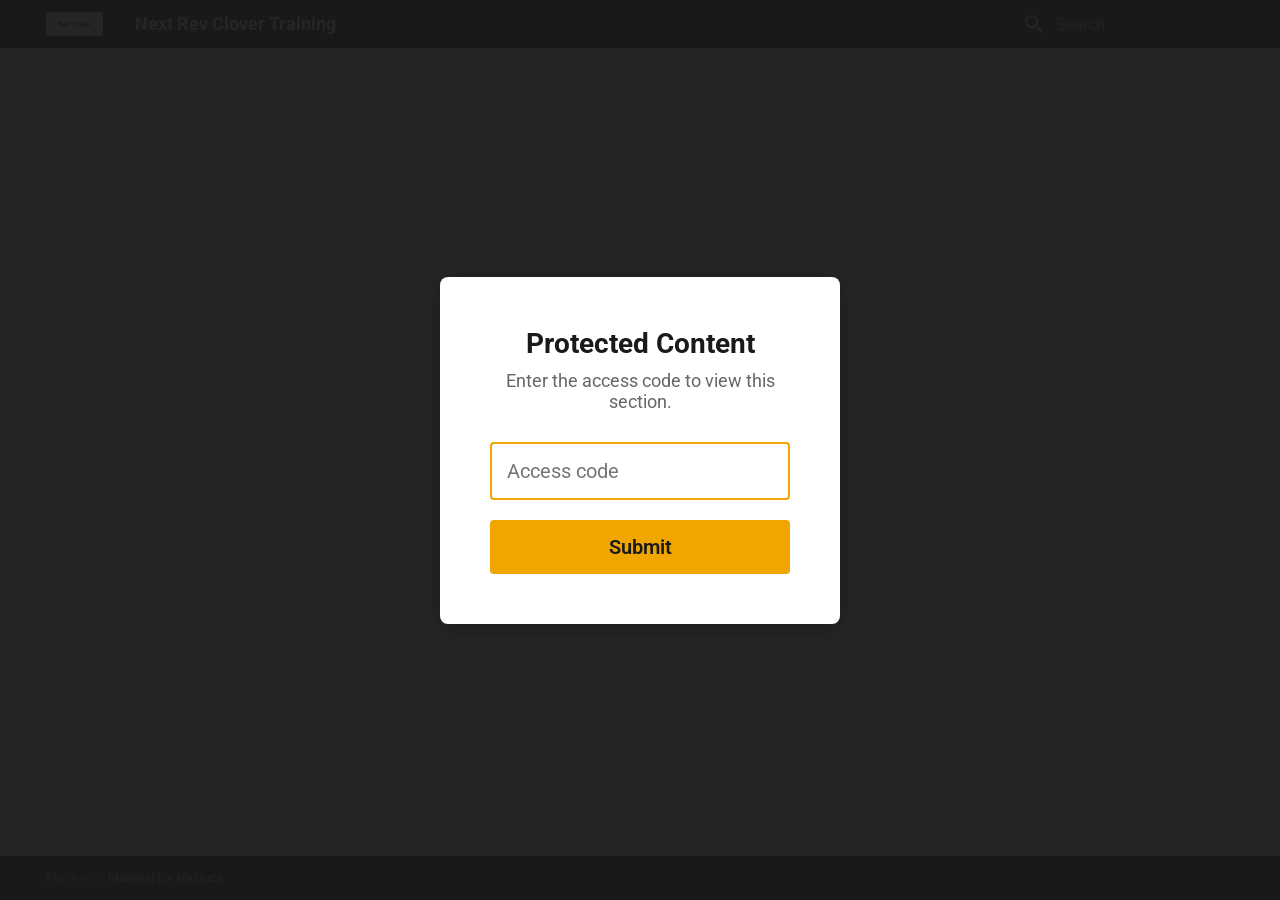
<file: clover-training/general/menu-selection/index.html>
<!doctype html>
<html lang="en" class="no-js">
  <head>
    
      <meta charset="utf-8">
      <meta name="viewport" content="width=device-width,initial-scale=1">
      
      
      
        <link rel="canonical" href="https://nxtrev.com/clover-training/general/menu-selection/">
      
      
        <link rel="prev" href="../pos-login/">
      
      
        <link rel="next" href="../../shifts/clock-in/">
      
      
        
      
      
      <link rel="icon" href="../../assets/logo.jpg">
      <meta name="generator" content="mkdocs-1.6.1, mkdocs-material-9.7.4">
    
    
      
        <title>Menu Selection - Next Rev Clover Training</title>
      
    
    
      <link rel="stylesheet" href="../../assets/stylesheets/main.484c7ddc.min.css">
      
        
        <link rel="stylesheet" href="../../assets/stylesheets/palette.ab4e12ef.min.css">
      
      


    
    
      
    
    
      
        
        
        <link rel="preconnect" href="https://fonts.gstatic.com" crossorigin>
        <link rel="stylesheet" href="https://fonts.googleapis.com/css?family=Roboto:300,300i,400,400i,700,700i%7CRoboto+Mono:400,400i,700,700i&display=fallback">
        <style>:root{--md-text-font:"Roboto";--md-code-font:"Roboto Mono"}</style>
      
    
    
      <link rel="stylesheet" href="../../assets/stylesheets/extra.css">
    
    <script>__md_scope=new URL("../..",location),__md_hash=e=>[...e].reduce(((e,_)=>(e<<5)-e+_.charCodeAt(0)),0),__md_get=(e,_=localStorage,t=__md_scope)=>JSON.parse(_.getItem(t.pathname+"."+e)),__md_set=(e,_,t=localStorage,a=__md_scope)=>{try{t.setItem(a.pathname+"."+e,JSON.stringify(_))}catch(e){}}</script>
    
      

    
    
  </head>
  
  
    
    
    
    
    
    <body dir="ltr" data-md-color-scheme="default" data-md-color-primary="custom" data-md-color-accent="custom">
  
    
    <input class="md-toggle" data-md-toggle="drawer" type="checkbox" id="__drawer" autocomplete="off">
    <input class="md-toggle" data-md-toggle="search" type="checkbox" id="__search" autocomplete="off">
    <label class="md-overlay" for="__drawer"></label>
    <div data-md-component="skip">
      
        
        <a href="#menu-selection" class="md-skip">
          Skip to content
        </a>
      
    </div>
    <div data-md-component="announce">
      
    </div>
    
    
      

  

<header class="md-header md-header--shadow" data-md-component="header">
  <nav class="md-header__inner md-grid" aria-label="Header">
    <a href="../.." title="Next Rev Clover Training" class="md-header__button md-logo" aria-label="Next Rev Clover Training" data-md-component="logo">
      
  <img src="../../assets/logo.jpg" alt="logo">

    </a>
    <label class="md-header__button md-icon" for="__drawer">
      
      <svg xmlns="http://www.w3.org/2000/svg" viewBox="0 0 24 24"><path d="M3 6h18v2H3zm0 5h18v2H3zm0 5h18v2H3z"/></svg>
    </label>
    <div class="md-header__title" data-md-component="header-title">
      <div class="md-header__ellipsis">
        <div class="md-header__topic">
          <span class="md-ellipsis">
            Next Rev Clover Training
          </span>
        </div>
        <div class="md-header__topic" data-md-component="header-topic">
          <span class="md-ellipsis">
            
              Menu Selection
            
          </span>
        </div>
      </div>
    </div>
    
      
    
    
    
    
      
      
        <label class="md-header__button md-icon" for="__search">
          
          <svg xmlns="http://www.w3.org/2000/svg" viewBox="0 0 24 24"><path d="M9.5 3A6.5 6.5 0 0 1 16 9.5c0 1.61-.59 3.09-1.56 4.23l.27.27h.79l5 5-1.5 1.5-5-5v-.79l-.27-.27A6.52 6.52 0 0 1 9.5 16 6.5 6.5 0 0 1 3 9.5 6.5 6.5 0 0 1 9.5 3m0 2C7 5 5 7 5 9.5S7 14 9.5 14 14 12 14 9.5 12 5 9.5 5"/></svg>
        </label>
        <div class="md-search" data-md-component="search" role="dialog">
  <label class="md-search__overlay" for="__search"></label>
  <div class="md-search__inner" role="search">
    <form class="md-search__form" name="search">
      <input type="text" class="md-search__input" name="query" aria-label="Search" placeholder="Search" autocapitalize="off" autocorrect="off" autocomplete="off" spellcheck="false" data-md-component="search-query" required>
      <label class="md-search__icon md-icon" for="__search">
        
        <svg xmlns="http://www.w3.org/2000/svg" viewBox="0 0 24 24"><path d="M9.5 3A6.5 6.5 0 0 1 16 9.5c0 1.61-.59 3.09-1.56 4.23l.27.27h.79l5 5-1.5 1.5-5-5v-.79l-.27-.27A6.52 6.52 0 0 1 9.5 16 6.5 6.5 0 0 1 3 9.5 6.5 6.5 0 0 1 9.5 3m0 2C7 5 5 7 5 9.5S7 14 9.5 14 14 12 14 9.5 12 5 9.5 5"/></svg>
        
        <svg xmlns="http://www.w3.org/2000/svg" viewBox="0 0 24 24"><path d="M20 11v2H8l5.5 5.5-1.42 1.42L4.16 12l7.92-7.92L13.5 5.5 8 11z"/></svg>
      </label>
      <nav class="md-search__options" aria-label="Search">
        
          <a href="javascript:void(0)" class="md-search__icon md-icon" title="Share" aria-label="Share" data-clipboard data-clipboard-text="" data-md-component="search-share" tabindex="-1">
            
            <svg xmlns="http://www.w3.org/2000/svg" viewBox="0 0 24 24"><path d="M18 16.08c-.76 0-1.44.3-1.96.77L8.91 12.7c.05-.23.09-.46.09-.7s-.04-.47-.09-.7l7.05-4.11c.54.5 1.25.81 2.04.81a3 3 0 0 0 3-3 3 3 0 0 0-3-3 3 3 0 0 0-3 3c0 .24.04.47.09.7L8.04 9.81C7.5 9.31 6.79 9 6 9a3 3 0 0 0-3 3 3 3 0 0 0 3 3c.79 0 1.5-.31 2.04-.81l7.12 4.15c-.05.21-.08.43-.08.66 0 1.61 1.31 2.91 2.92 2.91s2.92-1.3 2.92-2.91A2.92 2.92 0 0 0 18 16.08"/></svg>
          </a>
        
        <button type="reset" class="md-search__icon md-icon" title="Clear" aria-label="Clear" tabindex="-1">
          
          <svg xmlns="http://www.w3.org/2000/svg" viewBox="0 0 24 24"><path d="M19 6.41 17.59 5 12 10.59 6.41 5 5 6.41 10.59 12 5 17.59 6.41 19 12 13.41 17.59 19 19 17.59 13.41 12z"/></svg>
        </button>
      </nav>
      
    </form>
    <div class="md-search__output">
      <div class="md-search__scrollwrap" tabindex="0" data-md-scrollfix>
        <div class="md-search-result" data-md-component="search-result">
          <div class="md-search-result__meta">
            Initializing search
          </div>
          <ol class="md-search-result__list" role="presentation"></ol>
        </div>
      </div>
    </div>
  </div>
</div>
      
    
    
  </nav>
  
</header>
    
    <div class="md-container" data-md-component="container">
      
      
        
          
        
      
      <main class="md-main" data-md-component="main">
        <div class="md-main__inner md-grid">
          
            
              
              <div class="md-sidebar md-sidebar--primary" data-md-component="sidebar" data-md-type="navigation" >
                <div class="md-sidebar__scrollwrap">
                  <div class="md-sidebar__inner">
                    



<nav class="md-nav md-nav--primary" aria-label="Navigation" data-md-level="0">
  <label class="md-nav__title" for="__drawer">
    <a href="../.." title="Next Rev Clover Training" class="md-nav__button md-logo" aria-label="Next Rev Clover Training" data-md-component="logo">
      
  <img src="../../assets/logo.jpg" alt="logo">

    </a>
    Next Rev Clover Training
  </label>
  
  <ul class="md-nav__list" data-md-scrollfix>
    
      
      
  
  
  
  
    <li class="md-nav__item">
      <a href="../.." class="md-nav__link">
        
  
  
  <span class="md-ellipsis">
    
  
    Home
  

    
  </span>
  
  

      </a>
    </li>
  

    
      
      
  
  
    
  
  
  
    
    
    
    
    
    <li class="md-nav__item md-nav__item--active md-nav__item--nested">
      
        
        
        <input class="md-nav__toggle md-toggle " type="checkbox" id="__nav_2" checked>
        
          
          <label class="md-nav__link" for="__nav_2" id="__nav_2_label" tabindex="0">
            
  
  
  <span class="md-ellipsis">
    
  
    General
  

    
  </span>
  
  

            <span class="md-nav__icon md-icon"></span>
          </label>
        
        <nav class="md-nav" data-md-level="1" aria-labelledby="__nav_2_label" aria-expanded="true">
          <label class="md-nav__title" for="__nav_2">
            <span class="md-nav__icon md-icon"></span>
            
  
    General
  

          </label>
          <ul class="md-nav__list" data-md-scrollfix>
            
              
                
  
  
  
  
    <li class="md-nav__item">
      <a href="../pos-login/" class="md-nav__link">
        
  
  
  <span class="md-ellipsis">
    
  
    POS Login
  

    
  </span>
  
  

      </a>
    </li>
  

              
            
              
                
  
  
    
  
  
  
    <li class="md-nav__item md-nav__item--active">
      
      <input class="md-nav__toggle md-toggle" type="checkbox" id="__toc">
      
      
        
      
      
      <a href="./" class="md-nav__link md-nav__link--active">
        
  
  
  <span class="md-ellipsis">
    
  
    Menu Selection
  

    
  </span>
  
  

      </a>
      
    </li>
  

              
            
          </ul>
        </nav>
      
    </li>
  

    
      
      
  
  
  
  
    
    
    
    
    
    <li class="md-nav__item md-nav__item--nested">
      
        
        
        <input class="md-nav__toggle md-toggle " type="checkbox" id="__nav_3" >
        
          
          <label class="md-nav__link" for="__nav_3" id="__nav_3_label" tabindex="0">
            
  
  
  <span class="md-ellipsis">
    
  
    Shifts
  

    
  </span>
  
  

            <span class="md-nav__icon md-icon"></span>
          </label>
        
        <nav class="md-nav" data-md-level="1" aria-labelledby="__nav_3_label" aria-expanded="false">
          <label class="md-nav__title" for="__nav_3">
            <span class="md-nav__icon md-icon"></span>
            
  
    Shifts
  

          </label>
          <ul class="md-nav__list" data-md-scrollfix>
            
              
                
  
  
  
  
    <li class="md-nav__item">
      <a href="../../shifts/clock-in/" class="md-nav__link">
        
  
  
  <span class="md-ellipsis">
    
  
    Clock In
  

    
  </span>
  
  

      </a>
    </li>
  

              
            
              
                
  
  
  
  
    <li class="md-nav__item">
      <a href="../../shifts/clock-out/" class="md-nav__link">
        
  
  
  <span class="md-ellipsis">
    
  
    Clock Out
  

    
  </span>
  
  

      </a>
    </li>
  

              
            
              
                
  
  
  
  
    <li class="md-nav__item">
      <a href="../../shifts/server-settlement-report/" class="md-nav__link">
        
  
  
  <span class="md-ellipsis">
    
  
    Server Settlement Report
  

    
  </span>
  
  

      </a>
    </li>
  

              
            
              
                
  
  
  
  
    <li class="md-nav__item">
      <a href="../../shifts/employee-food-discount/" class="md-nav__link">
        
  
  
  <span class="md-ellipsis">
    
  
    Employee Food Discount
  

    
  </span>
  
  

      </a>
    </li>
  

              
            
          </ul>
        </nav>
      
    </li>
  

    
      
      
  
  
  
  
    
    
    
    
    
    <li class="md-nav__item md-nav__item--nested">
      
        
        
        <input class="md-nav__toggle md-toggle " type="checkbox" id="__nav_4" >
        
          
          <label class="md-nav__link" for="__nav_4" id="__nav_4_label" tabindex="0">
            
  
  
  <span class="md-ellipsis">
    
  
    Opening Orders
  

    
  </span>
  
  

            <span class="md-nav__icon md-icon"></span>
          </label>
        
        <nav class="md-nav" data-md-level="1" aria-labelledby="__nav_4_label" aria-expanded="false">
          <label class="md-nav__title" for="__nav_4">
            <span class="md-nav__icon md-icon"></span>
            
  
    Opening Orders
  

          </label>
          <ul class="md-nav__list" data-md-scrollfix>
            
              
                
  
  
  
  
    <li class="md-nav__item">
      <a href="../../opening-orders/open-member-order-bar/" class="md-nav__link">
        
  
  
  <span class="md-ellipsis">
    
  
    Member Order (Bar)
  

    
  </span>
  
  

      </a>
    </li>
  

              
            
              
                
  
  
  
  
    <li class="md-nav__item">
      <a href="../../opening-orders/open-member-order-table/" class="md-nav__link">
        
  
  
  <span class="md-ellipsis">
    
  
    Member Order (Table)
  

    
  </span>
  
  

      </a>
    </li>
  

              
            
              
                
  
  
  
  
    <li class="md-nav__item">
      <a href="../../opening-orders/open-non-member-order/" class="md-nav__link">
        
  
  
  <span class="md-ellipsis">
    
  
    Non-Member Order
  

    
  </span>
  
  

      </a>
    </li>
  

              
            
              
                
  
  
  
  
    <li class="md-nav__item">
      <a href="../../opening-orders/takeout-order/" class="md-nav__link">
        
  
  
  <span class="md-ellipsis">
    
  
    Takeout Order
  

    
  </span>
  
  

      </a>
    </li>
  

              
            
              
                
  
  
  
  
    <li class="md-nav__item">
      <a href="../../opening-orders/credit-pre-auth/" class="md-nav__link">
        
  
  
  <span class="md-ellipsis">
    
  
    Credit Pre-Auth
  

    
  </span>
  
  

      </a>
    </li>
  

              
            
          </ul>
        </nav>
      
    </li>
  

    
      
      
  
  
  
  
    
    
    
    
    
    <li class="md-nav__item md-nav__item--nested">
      
        
        
        <input class="md-nav__toggle md-toggle " type="checkbox" id="__nav_5" >
        
          
          <label class="md-nav__link" for="__nav_5" id="__nav_5_label" tabindex="0">
            
  
  
  <span class="md-ellipsis">
    
  
    Updating Orders
  

    
  </span>
  
  

            <span class="md-nav__icon md-icon"></span>
          </label>
        
        <nav class="md-nav" data-md-level="1" aria-labelledby="__nav_5_label" aria-expanded="false">
          <label class="md-nav__title" for="__nav_5">
            <span class="md-nav__icon md-icon"></span>
            
  
    Updating Orders
  

          </label>
          <ul class="md-nav__list" data-md-scrollfix>
            
              
                
  
  
  
  
    <li class="md-nav__item">
      <a href="../../updating-orders/add-and-remove-items/" class="md-nav__link">
        
  
  
  <span class="md-ellipsis">
    
  
    Add Items
  

    
  </span>
  
  

      </a>
    </li>
  

              
            
              
                
  
  
  
  
    <li class="md-nav__item">
      <a href="../../updating-orders/add-custom-item/" class="md-nav__link">
        
  
  
  <span class="md-ellipsis">
    
  
    Add Custom Item
  

    
  </span>
  
  

      </a>
    </li>
  

              
            
              
                
  
  
  
  
    <li class="md-nav__item">
      <a href="../../updating-orders/remove-or-void-items/" class="md-nav__link">
        
  
  
  <span class="md-ellipsis">
    
  
    Remove or Void Items
  

    
  </span>
  
  

      </a>
    </li>
  

              
            
              
                
  
  
  
  
    <li class="md-nav__item">
      <a href="../../updating-orders/modify-guest-count/" class="md-nav__link">
        
  
  
  <span class="md-ellipsis">
    
  
    Modify Guest Count
  

    
  </span>
  
  

      </a>
    </li>
  

              
            
              
                
  
  
  
  
    <li class="md-nav__item">
      <a href="../../updating-orders/coursing-and-firing/" class="md-nav__link">
        
  
  
  <span class="md-ellipsis">
    
  
    Coursing & Firing
  

    
  </span>
  
  

      </a>
    </li>
  

              
            
              
                
  
  
  
  
    <li class="md-nav__item">
      <a href="../../updating-orders/moving-items/" class="md-nav__link">
        
  
  
  <span class="md-ellipsis">
    
  
    Moving Items
  

    
  </span>
  
  

      </a>
    </li>
  

              
            
              
                
  
  
  
  
    <li class="md-nav__item">
      <a href="../../updating-orders/moving-guests/" class="md-nav__link">
        
  
  
  <span class="md-ellipsis">
    
  
    Moving Guests
  

    
  </span>
  
  

      </a>
    </li>
  

              
            
              
                
  
  
  
  
    <li class="md-nav__item">
      <a href="../../updating-orders/transfer-server/" class="md-nav__link">
        
  
  
  <span class="md-ellipsis">
    
  
    Transfer Server
  

    
  </span>
  
  

      </a>
    </li>
  

              
            
              
                
  
  
  
  
    <li class="md-nav__item">
      <a href="../../updating-orders/moving-tables/" class="md-nav__link">
        
  
  
  <span class="md-ellipsis">
    
  
    Moving Tables
  

    
  </span>
  
  

      </a>
    </li>
  

              
            
              
                
  
  
  
  
    <li class="md-nav__item">
      <a href="../../updating-orders/combining-tables/" class="md-nav__link">
        
  
  
  <span class="md-ellipsis">
    
  
    Combining Tables
  

    
  </span>
  
  

      </a>
    </li>
  

              
            
              
                
  
  
  
  
    <li class="md-nav__item">
      <a href="../../updating-orders/reassign-member/" class="md-nav__link">
        
  
  
  <span class="md-ellipsis">
    
  
    Reassign Member
  

    
  </span>
  
  

      </a>
    </li>
  

              
            
          </ul>
        </nav>
      
    </li>
  

    
      
      
  
  
  
  
    
    
    
    
    
    <li class="md-nav__item md-nav__item--nested">
      
        
        
        <input class="md-nav__toggle md-toggle " type="checkbox" id="__nav_6" >
        
          
          <label class="md-nav__link" for="__nav_6" id="__nav_6_label" tabindex="0">
            
  
  
  <span class="md-ellipsis">
    
  
    Closing Orders
  

    
  </span>
  
  

            <span class="md-nav__icon md-icon"></span>
          </label>
        
        <nav class="md-nav" data-md-level="1" aria-labelledby="__nav_6_label" aria-expanded="false">
          <label class="md-nav__title" for="__nav_6">
            <span class="md-nav__icon md-icon"></span>
            
  
    Closing Orders
  

          </label>
          <ul class="md-nav__list" data-md-scrollfix>
            
              
                
  
  
  
  
    <li class="md-nav__item">
      <a href="../../closing-orders/bill-printing/" class="md-nav__link">
        
  
  
  <span class="md-ellipsis">
    
  
    Bill Printing
  

    
  </span>
  
  

      </a>
    </li>
  

              
            
              
                
  
  
  
  
    <li class="md-nav__item">
      <a href="../../closing-orders/take-payment/" class="md-nav__link">
        
  
  
  <span class="md-ellipsis">
    
  
    Take Payment
  

    
  </span>
  
  

      </a>
    </li>
  

              
            
              
                
  
  
  
  
    <li class="md-nav__item">
      <a href="../../closing-orders/tip-adjustment/" class="md-nav__link">
        
  
  
  <span class="md-ellipsis">
    
  
    Tip Adjustment
  

    
  </span>
  
  

      </a>
    </li>
  

              
            
              
                
  
  
  
  
    <li class="md-nav__item">
      <a href="../../closing-orders/large-table-gratuity/" class="md-nav__link">
        
  
  
  <span class="md-ellipsis">
    
  
    Large Table Gratuity
  

    
  </span>
  
  

      </a>
    </li>
  

              
            
              
                
  
  
  
  
    <li class="md-nav__item">
      <a href="../../closing-orders/unpaid-orders/" class="md-nav__link">
        
  
  
  <span class="md-ellipsis">
    
  
    Unpaid Orders
  

    
  </span>
  
  

      </a>
    </li>
  

              
            
              
                
  
  
  
  
    <li class="md-nav__item">
      <a href="../../closing-orders/refunding-payments/" class="md-nav__link">
        
  
  
  <span class="md-ellipsis">
    
  
    Refunding Payments
  

    
  </span>
  
  

      </a>
    </li>
  

              
            
          </ul>
        </nav>
      
    </li>
  

    
      
      
  
  
  
  
    
    
    
    
    
    <li class="md-nav__item md-nav__item--nested">
      
        
        
        <input class="md-nav__toggle md-toggle " type="checkbox" id="__nav_7" >
        
          
          <label class="md-nav__link" for="__nav_7" id="__nav_7_label" tabindex="0">
            
  
  
  <span class="md-ellipsis">
    
  
    Membership & Daily Book
  

    
  </span>
  
  

            <span class="md-nav__icon md-icon"></span>
          </label>
        
        <nav class="md-nav" data-md-level="1" aria-labelledby="__nav_7_label" aria-expanded="false">
          <label class="md-nav__title" for="__nav_7">
            <span class="md-nav__icon md-icon"></span>
            
  
    Membership & Daily Book
  

          </label>
          <ul class="md-nav__list" data-md-scrollfix>
            
              
                
  
  
  
  
    <li class="md-nav__item">
      <a href="../../membership-daily-book/membership-renewal/" class="md-nav__link">
        
  
  
  <span class="md-ellipsis">
    
  
    Membership Renewal
  

    
  </span>
  
  

      </a>
    </li>
  

              
            
              
                
  
  
  
  
    <li class="md-nav__item">
      <a href="../../membership-daily-book/sign-the-book/" class="md-nav__link">
        
  
  
  <span class="md-ellipsis">
    
  
    Sign the Book
  

    
  </span>
  
  

      </a>
    </li>
  

              
            
          </ul>
        </nav>
      
    </li>
  

    
      
      
  
  
  
  
    
    
    
    
    
    <li class="md-nav__item md-nav__item--nested">
      
        
        
        <input class="md-nav__toggle md-toggle " type="checkbox" id="__nav_8" >
        
          
          <label class="md-nav__link" for="__nav_8" id="__nav_8_label" tabindex="0">
            
  
  
  <span class="md-ellipsis">
    
  
    Gift Cards & Coupons
  

    
  </span>
  
  

            <span class="md-nav__icon md-icon"></span>
          </label>
        
        <nav class="md-nav" data-md-level="1" aria-labelledby="__nav_8_label" aria-expanded="false">
          <label class="md-nav__title" for="__nav_8">
            <span class="md-nav__icon md-icon"></span>
            
  
    Gift Cards & Coupons
  

          </label>
          <ul class="md-nav__list" data-md-scrollfix>
            
              
                
  
  
  
  
    <li class="md-nav__item">
      <a href="../../gift-cards/old-gift-cards/" class="md-nav__link">
        
  
  
  <span class="md-ellipsis">
    
  
    Old Gift Cards
  

    
  </span>
  
  

      </a>
    </li>
  

              
            
              
                
  
  
  
  
    <li class="md-nav__item">
      <a href="../../gift-cards/pay-with-clover-gift-card/" class="md-nav__link">
        
  
  
  <span class="md-ellipsis">
    
  
    Pay with Clover Gift Card
  

    
  </span>
  
  

      </a>
    </li>
  

              
            
              
                
  
  
  
  
    <li class="md-nav__item">
      <a href="../../gift-cards/check-balance/" class="md-nav__link">
        
  
  
  <span class="md-ellipsis">
    
  
    Check Balance
  

    
  </span>
  
  

      </a>
    </li>
  

              
            
              
                
  
  
  
  
    <li class="md-nav__item">
      <a href="../../gift-cards/load-a-clover-gift-card/" class="md-nav__link">
        
  
  
  <span class="md-ellipsis">
    
  
    Load a Clover Gift Card
  

    
  </span>
  
  

      </a>
    </li>
  

              
            
              
                
  
  
  
  
    <li class="md-nav__item">
      <a href="../../gift-cards/coupons/" class="md-nav__link">
        
  
  
  <span class="md-ellipsis">
    
  
    $5 Coupons
  

    
  </span>
  
  

      </a>
    </li>
  

              
            
          </ul>
        </nav>
      
    </li>
  

    
      
      
  
  
  
  
    
    
    
    
    
    <li class="md-nav__item md-nav__item--nested">
      
        
        
        <input class="md-nav__toggle md-toggle " type="checkbox" id="__nav_9" >
        
          
          <label class="md-nav__link" for="__nav_9" id="__nav_9_label" tabindex="0">
            
  
  
  <span class="md-ellipsis">
    
  
    Bartender
  

    
  </span>
  
  

            <span class="md-nav__icon md-icon"></span>
          </label>
        
        <nav class="md-nav" data-md-level="1" aria-labelledby="__nav_9_label" aria-expanded="false">
          <label class="md-nav__title" for="__nav_9">
            <span class="md-nav__icon md-icon"></span>
            
  
    Bartender
  

          </label>
          <ul class="md-nav__list" data-md-scrollfix>
            
              
                
  
  
  
  
    <li class="md-nav__item">
      <a href="../../bartender/record-cash-events/" class="md-nav__link">
        
  
  
  <span class="md-ellipsis">
    
  
    Record Cash Events
  

    
  </span>
  
  

      </a>
    </li>
  

              
            
              
                
  
  
  
  
    <li class="md-nav__item">
      <a href="../../bartender/terminal-settlement-report/" class="md-nav__link">
        
  
  
  <span class="md-ellipsis">
    
  
    Terminal Settlement Report
  

    
  </span>
  
  

      </a>
    </li>
  

              
            
              
                
  
  
  
  
    <li class="md-nav__item">
      <a href="../../bartender/employee-shift-drink/" class="md-nav__link">
        
  
  
  <span class="md-ellipsis">
    
  
    Employee Shift Drink
  

    
  </span>
  
  

      </a>
    </li>
  

              
            
              
                
  
  
  
  
    <li class="md-nav__item">
      <a href="../../bartender/drink-chips/" class="md-nav__link">
        
  
  
  <span class="md-ellipsis">
    
  
    Drink Chips
  

    
  </span>
  
  

      </a>
    </li>
  

              
            
          </ul>
        </nav>
      
    </li>
  

    
      
      
  
  
  
  
    
    
    
    
    
    <li class="md-nav__item md-nav__item--nested">
      
        
        
        <input class="md-nav__toggle md-toggle " type="checkbox" id="__nav_10" >
        
          
          <label class="md-nav__link" for="__nav_10" id="__nav_10_label" tabindex="0">
            
  
  
  <span class="md-ellipsis">
    
  
    Banquets
  

    
  </span>
  
  

            <span class="md-nav__icon md-icon"></span>
          </label>
        
        <nav class="md-nav" data-md-level="1" aria-labelledby="__nav_10_label" aria-expanded="false">
          <label class="md-nav__title" for="__nav_10">
            <span class="md-nav__icon md-icon"></span>
            
  
    Banquets
  

          </label>
          <ul class="md-nav__list" data-md-scrollfix>
            
              
                
  
  
  
  
    <li class="md-nav__item">
      <a href="../../banquets/banquet-orders/" class="md-nav__link">
        
  
  
  <span class="md-ellipsis">
    
  
    Banquet Orders
  

    
  </span>
  
  

      </a>
    </li>
  

              
            
              
                
  
  
  
  
    <li class="md-nav__item">
      <a href="../../banquets/banquet-deposits/" class="md-nav__link">
        
  
  
  <span class="md-ellipsis">
    
  
    Banquet Deposits
  

    
  </span>
  
  

      </a>
    </li>
  

              
            
          </ul>
        </nav>
      
    </li>
  

    
  </ul>
</nav>
                  </div>
                </div>
              </div>
            
            
              
              <div class="md-sidebar md-sidebar--secondary" data-md-component="sidebar" data-md-type="toc" >
                <div class="md-sidebar__scrollwrap">
                  <div class="md-sidebar__inner">
                    

<nav class="md-nav md-nav--secondary" aria-label="Table of contents">
  
  
  
    
  
  
</nav>
                  </div>
                </div>
              </div>
            
          
          
            <div class="md-content" data-md-component="content">
              
                



  


  <nav class="md-path" aria-label="Navigation" >
    <ol class="md-path__list">
      
        
  
  
    <li class="md-path__item">
      <a href="../.." class="md-path__link">
        
  <span class="md-ellipsis">
    Home
  </span>

      </a>
    </li>
  

      
      
        
  
  
    
    
      <li class="md-path__item">
        <a href="../pos-login/" class="md-path__link">
          
  <span class="md-ellipsis">
    General
  </span>

        </a>
      </li>
    
  

      
    </ol>
  </nav>

              
              <article class="md-content__inner md-typeset">
                
                  



<h1 id="menu-selection">Menu Selection</h1>
<p>Three menus are available:</p>
<ul>
<li><strong>Default POS Menu</strong></li>
<li><strong>Banquet Drinks</strong></li>
<li><strong>Banquet Food</strong></li>
</ul>
<p>To switch between them:</p>
<ol>
<li>Open any order within <strong>Clover Dining</strong></li>
<li>Tap the <strong>three dots</strong> in the top right</li>
<li>Select the desired menu → tap <strong>Save</strong></li>
</ol>
<p>The selected menu stays configured on that specific device.</p>
<p>&nbsp;</p>
<p>&nbsp;</p>
<p>&nbsp;</p>












                
              </article>
            </div>
          
          
<script>var target=document.getElementById(location.hash.slice(1));target&&target.name&&(target.checked=target.name.startsWith("__tabbed_"))</script>
        </div>
        
          <button type="button" class="md-top md-icon" data-md-component="top" hidden>
  
  <svg xmlns="http://www.w3.org/2000/svg" viewBox="0 0 24 24"><path d="M13 20h-2V8l-5.5 5.5-1.42-1.42L12 4.16l7.92 7.92-1.42 1.42L13 8z"/></svg>
  Back to top
</button>
        
      </main>
      
        <footer class="md-footer">
  
  <div class="md-footer-meta md-typeset">
    <div class="md-footer-meta__inner md-grid">
      <div class="md-copyright">
  
  
    Made with
    <a href="https://squidfunk.github.io/mkdocs-material/" target="_blank" rel="noopener">
      Material for MkDocs
    </a>
  
</div>
      
    </div>
  </div>
</footer>
      
    </div>
    <div class="md-dialog" data-md-component="dialog">
      <div class="md-dialog__inner md-typeset"></div>
    </div>
    
    
    
      
      
      <script id="__config" type="application/json">{"annotate": null, "base": "../..", "features": ["navigation.top", "navigation.path", "search.highlight", "search.share"], "search": "../../assets/javascripts/workers/search.2c215733.min.js", "tags": null, "translations": {"clipboard.copied": "Copied to clipboard", "clipboard.copy": "Copy to clipboard", "search.result.more.one": "1 more on this page", "search.result.more.other": "# more on this page", "search.result.none": "No matching documents", "search.result.one": "1 matching document", "search.result.other": "# matching documents", "search.result.placeholder": "Type to start searching", "search.result.term.missing": "Missing", "select.version": "Select version"}, "version": null}</script>
    
    
      <script src="../../assets/javascripts/bundle.79ae519e.min.js"></script>
      
        <script src="../../javascripts/auth-gate.js"></script>
      
    
  </body>
</html>
</file>
<file: css/style.css>
/* NextRev Website Styles */

* {
    margin: 0;
    padding: 0;
    box-sizing: border-box;
}

body {
    font-family: -apple-system, BlinkMacSystemFont, 'Segoe UI', Roboto, Oxygen, Ubuntu, Cantarell, sans-serif;
    line-height: 1.6;
    color: #333;
    background-color: #f8f9fa;
    min-height: 100vh;
    display: flex;
    flex-direction: column;
}

/* Container */
.container {
    max-width: 1200px;
    margin: 0 auto;
    padding: 0 20px;
}

/* Navigation */
.navbar {
    background-color: #ffffff;
    border-bottom: 1px solid #e0e0e0;
    padding: 1rem 0;
    position: sticky;
    top: 0;
    z-index: 1000;
    box-shadow: 0 2px 4px rgba(0,0,0,0.05);
}

.navbar .container {
    display: flex;
    justify-content: space-between;
    align-items: center;
}

.nav-brand {
    font-size: 1.5rem;
    font-weight: bold;
    color: #2c3e50;
}

.nav-brand a {
    text-decoration: none;
    color: inherit;
}

.nav-brand .logo {
    height: 70px;
    width: auto;
    object-fit: contain;
    max-width: 200px;
}

.nav-menu {
    display: flex;
    list-style: none;
    gap: 2rem;
}

.nav-menu a {
    text-decoration: none;
    color: #555;
    font-weight: 600;
    font-size: 1.2rem;
    transition: color 0.3s ease;
}

.nav-menu a:hover,
.nav-menu a.active {
    color: #ff6600; /* Darker orange for better contrast */
    font-weight: 600;
}

/* Dropdown Menu */
.nav-menu .dropdown {
    position: relative;
}

.nav-menu .dropdown-toggle {
    cursor: pointer;
}

.nav-menu .dropdown-menu {
    position: absolute;
    top: 100%;
    left: 0;
    background-color: #ffffff;
    border: 1px solid #e0e0e0;
    border-radius: 4px;
    box-shadow: 0 4px 12px rgba(0,0,0,0.1);
    min-width: 180px;
    padding: 0.5rem 0;
    opacity: 0;
    visibility: hidden;
    transform: translateY(10px);
    transition: all 0.2s ease;
    z-index: 1001;
    list-style: none;
}

.nav-menu .dropdown:hover .dropdown-menu {
    opacity: 1;
    visibility: visible;
    transform: translateY(0);
}

.nav-menu .dropdown-menu li {
    padding: 0;
}

.nav-menu .dropdown-menu a {
    display: block;
    padding: 0.6rem 1.2rem;
    font-size: 1rem;
    color: #555;
    white-space: nowrap;
}

.nav-menu .dropdown-menu a:hover {
    background-color: #f8f9fa;
    color: #ff6600;
}

/* Hero Section */
.hero {
    background: linear-gradient(135deg, #1e3a5f 0%, #2c5282 100%);
    color: white;
    padding: 6rem 0;
    text-align: center;
}

.hero-logo {
    max-width: 400px;
    height: auto;
    margin-bottom: 2rem;
    background-color: white;
    padding: 2rem;
    border-radius: 8px;
}

.hero h1 {
    font-size: 3rem;
    margin-bottom: 1rem;
}

.subtitle {
    font-size: 1.5rem;
    color: #ecf0f1;
    margin-bottom: 1rem;
}

.content-section .subtitle {
    color: #555;
}

.hero p {
    font-size: 1.1rem;
    margin-bottom: 2rem;
    opacity: 0.9;
}

/* Buttons */
.btn {
    display: inline-block;
    padding: 12px 30px;
    border-radius: 5px;
    text-decoration: none;
    font-weight: 600;
    transition: all 0.3s ease;
    cursor: pointer;
}

.btn-primary {
    background-color: #ff6600;
    color: white;
}

.btn-primary:hover {
    background-color: #e68a00;
    transform: translateY(-2px);
    box-shadow: 0 4px 8px rgba(255, 153, 0, 0.3);
}

.btn-secondary {
    background-color: transparent;
    border: 2px solid #ff6600;
    color: #ff6600;
}

.btn-secondary:hover {
    background-color: #ff6600;
    color: white;
}

/* Products Preview Section */
.products-preview {
    padding: 4rem 0;
    background-color: white;
}

.products-preview h2 {
    text-align: center;
    font-size: 2.5rem;
    margin-bottom: 3rem;
    color: #2c3e50;
}

.product-grid {
    display: grid;
    grid-template-columns: repeat(auto-fit, minmax(300px, 1fr));
    gap: 2rem;
}

/* Force a 3-column grid even when there's only one card, so a single card
   sits in the left column at the same width as the Products section above. */
.product-grid--fixed-3 {
    grid-template-columns: repeat(3, 1fr);
}

.product-card {
    background: #f8f9fa;
    border: 1px solid #e0e0e0;
    border-radius: 8px;
    padding: 2rem;
    transition: transform 0.3s ease, box-shadow 0.3s ease;
}

.product-card:hover {
    transform: translateY(-5px);
    box-shadow: 0 8px 16px rgba(0,0,0,0.1);
}

.product-card h3 {
    font-size: 1.8rem;
    margin-bottom: 1rem;
    color: #2c3e50;
}

.product-card p {
    color: #555;
    margin-bottom: 1.5rem;
}

/* Content Section */
.content-section {
    padding: 4rem 0;
    background-color: white;
    flex: 1;
}

.content-section h1 {
    font-size: 2.5rem;
    color: #2c3e50;
    margin-bottom: 1rem;
}

.content-section h2 {
    font-size: 2rem;
    color: #2c3e50;
    margin-top: 2rem;
    margin-bottom: 1rem;
}

.content-section h3 {
    font-size: 1.5rem;
    color: #34495e;
    margin-top: 1.5rem;
    margin-bottom: 0.75rem;
}

.content-section p {
    margin-bottom: 1rem;
    line-height: 1.8;
}

.content-section ul,
.content-section ol {
    margin-left: 2rem;
    margin-bottom: 1rem;
}

.content-section li {
    margin-bottom: 0.5rem;
    line-height: 1.8;
}

/* Product Detail */
.product-detail {
    max-width: 900px;
}

.product-tagline {
    font-size: 1.2rem;
    color: #7f8c8d;
    margin-bottom: 2rem;
    font-style: italic;
}

/* Contact Info */
.contact-info {
    max-width: 800px;
}

.contact-info h2 {
    font-size: 1.8rem;
    color: #2c3e50;
    margin-top: 2.5rem;
    margin-bottom: 1rem;
}

.contact-info a {
    color: #ff6600;
    text-decoration: none;
}

.contact-info a:hover {
    text-decoration: underline;
}

/* Legal Document Styles */
.legal-document {
    max-width: 900px;
    margin: 0 auto;
}

.legal-document h1 {
    font-size: 2.5rem;
    color: #2c3e50;
    margin-bottom: 0.5rem;
}

.legal-document h2 {
    font-size: 1.8rem;
    color: #2c3e50;
    margin-top: 2.5rem;
    margin-bottom: 1rem;
    padding-top: 1rem;
    border-top: 1px solid #e0e0e0;
}

.legal-document h3 {
    font-size: 1.3rem;
    color: #34495e;
    margin-top: 1.5rem;
    margin-bottom: 0.75rem;
}

.legal-document em {
    color: #7f8c8d;
}

.legal-document a {
    color: #ff6600;
    text-decoration: none;
}

.legal-document a:hover {
    text-decoration: underline;
}

/* Draft Notice */
.draft-notice {
    background-color: #fff3cd;
    border: 2px solid #ffc107;
    border-radius: 8px;
    padding: 1.5rem;
    margin: 2rem 0;
}

.draft-notice h2 {
    color: #856404;
    font-size: 1.5rem;
    margin-top: 0;
    margin-bottom: 1rem;
    border-top: none;
}

.draft-notice h3 {
    color: #856404;
    font-size: 1.2rem;
    margin-top: 1.5rem;
    margin-bottom: 0.75rem;
}

.draft-notice p {
    color: #856404;
    margin-bottom: 0.75rem;
}

.draft-notice ul {
    color: #856404;
    margin-left: 1.5rem;
}

.draft-notice li {
    margin-bottom: 0.5rem;
}

.draft-notice a {
    color: #0056b3;
    font-weight: 600;
}

/* Footer */
.footer {
    background-color: #2c3e50;
    color: white;
    padding: 2rem 0;
    text-align: center;
    margin-top: auto;
}

.footer p {
    margin-bottom: 0.5rem;
}

.footer a {
    color: #ff6600;
    text-decoration: none;
}

.footer a:hover {
    text-decoration: underline;
}

/* Responsive Design */
@media (max-width: 768px) {
    .navbar .container {
        flex-direction: column;
        gap: 1rem;
    }

    .nav-menu {
        flex-direction: column;
        gap: 0.5rem;
        text-align: center;
    }

    .nav-menu .dropdown-menu {
        position: static;
        opacity: 1;
        visibility: visible;
        transform: none;
        box-shadow: none;
        border: none;
        background-color: transparent;
        padding: 0.5rem 0;
    }

    .nav-menu .dropdown-menu a {
        padding: 0.4rem 1rem;
        font-size: 0.95rem;
    }

    .hero h1 {
        font-size: 2rem;
    }

    .hero-logo {
        max-width: 280px;
        padding: 1rem;
    }

    .subtitle {
        font-size: 1.2rem;
    }

    .product-grid,
    .product-grid--fixed-3 {
        grid-template-columns: 1fr;
    }

    .content-section h1 {
        font-size: 2rem;
    }

    .legal-document h1 {
        font-size: 2rem;
    }
}

@media (max-width: 480px) {
    .nav-brand .logo {
        height: 30px;
    }

    .hero {
        padding: 3rem 0;
    }

    .hero h1 {
        font-size: 1.5rem;
    }

    .hero-logo {
        max-width: 220px;
    }

    .subtitle {
        font-size: 1rem;
    }

    .btn {
        padding: 10px 20px;
        font-size: 0.9rem;
    }
}
</file>
<file: clover-training/assets/stylesheets/extra.css>
:root {
  --md-primary-fg-color: #1a1a1a;
  --md-primary-bg-color: #ffffff;
  --md-accent-fg-color: #f0a500;
  --md-accent-bg-color: #f0a500;
}

/* Gold accent for links */
.md-typeset a {
  color: #c48800;
}
.md-typeset a:hover {
  color: #f0a500;
}

/* Gold nav active indicator */
.md-nav__item--active > .md-nav__link {
  color: #f0a500;
}

/* Header styling */
.md-header {
  background-color: #1a1a1a;
}

/* Hide the right-side TOC panel — single nav on the left only */
.md-sidebar--secondary {
  display: none !important;
}

/* Center main content */
.md-content {
  max-width: 800px;
  margin: 0 auto;
}


/* Sidebar nav title — replace the redundant site name with "Main Menu".
   font-size:0 on the label hides the raw text node; child elements (like
   the logo link) restore their own size; ::after adds the replacement. */
.md-nav--primary > .md-nav__title {
  font-size: 0;
  line-height: 0;
}
.md-nav--primary > .md-nav__title > * {
  font-size: 0.85rem;
  line-height: normal;
}
.md-nav--primary > .md-nav__title::after {
  content: "Main Menu";
  font-size: 0.85rem;
  line-height: normal;
  font-weight: 700;
  text-transform: uppercase;
  letter-spacing: 0.05em;
  color: #1a1a1a;
}

/* Section headers in sidebar — bold, uppercase, clear separation */
.md-nav--primary > .md-nav__list > .md-nav__item > .md-nav__link,
.md-nav--primary > .md-nav__list > .md-nav__item > label {
  font-weight: 700;
  font-size: 0.75rem;
  text-transform: uppercase;
  letter-spacing: 0.05em;
  color: #1a1a1a;
  padding-top: 0.8rem;
}

/* Child items — indented, normal weight, smaller */
.md-nav--primary > .md-nav__list > .md-nav__item .md-nav .md-nav__link {
  font-weight: 400;
  font-size: 0.8rem;
  text-transform: none;
  letter-spacing: normal;
  padding-left: 0.8rem;
  color: #555;
}

/* Active child item — gold */
.md-nav--primary > .md-nav__list > .md-nav__item .md-nav .md-nav__link--active {
  color: #f0a500;
  font-weight: 600;
}

/* Section divider lines */
.md-nav--primary > .md-nav__list > .md-nav__item {
  border-top: 1px solid #e0e0e0;
}
.md-nav--primary > .md-nav__list > .md-nav__item:first-child {
  border-top: none;
}

/* Search highlight color */
.md-search-result .md-typeset mark {
  background-color: rgba(240, 165, 0, 0.3);
}

/* Breadcrumb path styling */
.md-path {
  color: #888;
  font-size: 0.8rem;
}

/* Auth gate overlay */
.auth-gate-overlay {
  position: fixed;
  top: 0;
  left: 0;
  width: 100%;
  height: 100%;
  background: rgba(26, 26, 26, 0.95);
  z-index: 9999;
  display: flex;
  justify-content: center;
  align-items: center;
}

.auth-gate-box {
  background: #ffffff;
  border-radius: 8px;
  padding: 2.5rem;
  max-width: 400px;
  width: 90%;
  text-align: center;
  box-shadow: 0 4px 24px rgba(0, 0, 0, 0.3);
}

.auth-gate-box h2 {
  margin: 0 0 0.5rem 0;
  color: #1a1a1a;
  font-size: 1.4rem;
}

.auth-gate-box p {
  margin: 0 0 1.5rem 0;
  color: #666;
  font-size: 0.9rem;
}

.auth-gate-box input {
  width: 100%;
  padding: 0.75rem;
  border: 2px solid #ddd;
  border-radius: 4px;
  font-size: 1rem;
  margin-bottom: 1rem;
  box-sizing: border-box;
}

.auth-gate-box input:focus {
  outline: none;
  border-color: #f0a500;
}

.auth-gate-box button {
  width: 100%;
  padding: 0.75rem;
  background: #f0a500;
  color: #1a1a1a;
  border: none;
  border-radius: 4px;
  font-size: 1rem;
  font-weight: 600;
  cursor: pointer;
}

.auth-gate-box button:hover {
  background: #c48800;
}

.auth-gate-error {
  color: #d32f2f;
  font-size: 0.85rem;
  margin-top: 0.5rem;
  display: none;
}

/* Download PDF button — explicit colors so hover + text selection stay readable */
.md-button.md-button--primary {
  background-color: #1a1a1a;
  border-color: #1a1a1a;
  color: #ffffff !important;
}
.md-button.md-button--primary:hover,
.md-button.md-button--primary:focus {
  background-color: #f0a500;
  border-color: #f0a500;
  color: #1a1a1a !important;
}
.md-button.md-button--primary::selection,
.md-button.md-button--primary *::selection {
  background-color: #1a1a1a;
  color: #f0a500;
}
</file>
<file: clover-training/assets/stylesheets/main.484c7ddc.min.css>
@charset "UTF-8";html{-webkit-text-size-adjust:none;-moz-text-size-adjust:none;text-size-adjust:none;box-sizing:border-box}*,:after,:before{box-sizing:inherit}@media (prefers-reduced-motion){*,:after,:before{transition:none!important}}body{margin:0}a,button,input,label{-webkit-tap-highlight-color:transparent}a{color:inherit;text-decoration:none}hr{border:0;box-sizing:initial;display:block;height:.05rem;overflow:visible;padding:0}small{font-size:80%}sub,sup{line-height:1em}img{border-style:none}table{border-collapse:initial;border-spacing:0}td,th{font-weight:400;vertical-align:top}button{background:#0000;border:0;font-family:inherit;font-size:inherit;margin:0;padding:0}input{border:0;outline:none}:root{--md-primary-fg-color:#4051b5;--md-primary-fg-color--light:#5d6cc0;--md-primary-fg-color--dark:#303fa1;--md-primary-bg-color:#fff;--md-primary-bg-color--light:#ffffffb3;--md-accent-fg-color:#526cfe;--md-accent-fg-color--transparent:#526cfe1a;--md-accent-bg-color:#fff;--md-accent-bg-color--light:#ffffffb3}[data-md-color-scheme=default]{color-scheme:light}[data-md-color-scheme=default] img[src$="#gh-dark-mode-only"],[data-md-color-scheme=default] img[src$="#only-dark"]{display:none}:root,[data-md-color-scheme=default]{--md-hue:225deg;--md-default-fg-color:#000000de;--md-default-fg-color--light:#0000008a;--md-default-fg-color--lighter:#00000052;--md-default-fg-color--lightest:#00000012;--md-default-bg-color:#fff;--md-default-bg-color--light:#ffffffb3;--md-default-bg-color--lighter:#ffffff4d;--md-default-bg-color--lightest:#ffffff1f;--md-code-fg-color:#36464e;--md-code-bg-color:#f5f5f5;--md-code-bg-color--light:#f5f5f5b3;--md-code-bg-color--lighter:#f5f5f54d;--md-code-hl-color:#4287ff;--md-code-hl-color--light:#4287ff1a;--md-code-hl-number-color:#d52a2a;--md-code-hl-special-color:#db1457;--md-code-hl-function-color:#a846b9;--md-code-hl-constant-color:#6e59d9;--md-code-hl-keyword-color:#3f6ec6;--md-code-hl-string-color:#1c7d4d;--md-code-hl-name-color:var(--md-code-fg-color);--md-code-hl-operator-color:var(--md-default-fg-color--light);--md-code-hl-punctuation-color:var(--md-default-fg-color--light);--md-code-hl-comment-color:var(--md-default-fg-color--light);--md-code-hl-generic-color:var(--md-default-fg-color--light);--md-code-hl-variable-color:var(--md-default-fg-color--light);--md-typeset-color:var(--md-default-fg-color);--md-typeset-a-color:var(--md-primary-fg-color);--md-typeset-del-color:#f5503d26;--md-typeset-ins-color:#0bd57026;--md-typeset-kbd-color:#fafafa;--md-typeset-kbd-accent-color:#fff;--md-typeset-kbd-border-color:#b8b8b8;--md-typeset-mark-color:#ffff0080;--md-typeset-table-color:#0000001f;--md-typeset-table-color--light:rgba(0,0,0,.035);--md-admonition-fg-color:var(--md-default-fg-color);--md-admonition-bg-color:var(--md-default-bg-color);--md-warning-fg-color:#000000de;--md-warning-bg-color:#ff9;--md-footer-fg-color:#fff;--md-footer-fg-color--light:#ffffffb3;--md-footer-fg-color--lighter:#ffffff73;--md-footer-bg-color:#000000de;--md-footer-bg-color--dark:#00000052;--md-shadow-z1:0 0.2rem 0.5rem #0000000d,0 0 0.05rem #0000001a;--md-shadow-z2:0 0.2rem 0.5rem #0000001a,0 0 0.05rem #00000040;--md-shadow-z3:0 0.2rem 0.5rem #0003,0 0 0.05rem #00000059}.md-icon svg{fill:currentcolor;display:block;height:1.2rem;width:1.2rem}body{-webkit-font-smoothing:antialiased;-moz-osx-font-smoothing:grayscale;--md-text-font-family:var(--md-text-font,_),-apple-system,BlinkMacSystemFont,Helvetica,Arial,sans-serif;--md-code-font-family:var(--md-code-font,_),SFMono-Regular,Consolas,Menlo,monospace}aside,body,input{font-feature-settings:"kern","liga";color:var(--md-typeset-color);font-family:var(--md-text-font-family)}code,kbd,pre{font-feature-settings:"kern";font-family:var(--md-code-font-family)}:root{--md-typeset-table-sort-icon:url('data:image/svg+xml;charset=utf-8,<svg xmlns="http://www.w3.org/2000/svg" viewBox="0 0 24 24"><path d="m18 21-4-4h3V7h-3l4-4 4 4h-3v10h3M2 19v-2h10v2M2 13v-2h7v2M2 7V5h4v2z"/></svg>');--md-typeset-table-sort-icon--asc:url('data:image/svg+xml;charset=utf-8,<svg xmlns="http://www.w3.org/2000/svg" viewBox="0 0 24 24"><path d="M19 17h3l-4 4-4-4h3V3h2M2 17h10v2H2M6 5v2H2V5m0 6h7v2H2z"/></svg>');--md-typeset-table-sort-icon--desc:url('data:image/svg+xml;charset=utf-8,<svg xmlns="http://www.w3.org/2000/svg" viewBox="0 0 24 24"><path d="M19 7h3l-4-4-4 4h3v14h2M2 17h10v2H2M6 5v2H2V5m0 6h7v2H2z"/></svg>')}.md-typeset{-webkit-print-color-adjust:exact;color-adjust:exact;font-size:.8rem;line-height:1.6;overflow-wrap:break-word}@media print{.md-typeset{font-size:.68rem}}.md-typeset blockquote,.md-typeset dl,.md-typeset figure,.md-typeset ol,.md-typeset pre,.md-typeset ul{margin-bottom:1em;margin-top:1em}.md-typeset h1{color:var(--md-default-fg-color--light);font-size:2em;line-height:1.3;margin:0 0 1.25em}.md-typeset h1,.md-typeset h2{font-weight:300;letter-spacing:-.01em}.md-typeset h2{font-size:1.5625em;line-height:1.4;margin:1.6em 0 .64em}.md-typeset h3{font-size:1.25em;font-weight:400;letter-spacing:-.01em;line-height:1.5;margin:1.6em 0 .8em}.md-typeset h2+h3{margin-top:.8em}.md-typeset h4{font-weight:700;letter-spacing:-.01em;margin:1em 0}.md-typeset h5,.md-typeset h6{color:var(--md-default-fg-color--light);font-size:.8em;font-weight:700;letter-spacing:-.01em;margin:1.25em 0}.md-typeset h5{text-transform:uppercase}.md-typeset h5 code{text-transform:none}.md-typeset hr{border-bottom:.05rem solid var(--md-default-fg-color--lightest);display:flow-root;margin:1.5em 0}.md-typeset a{color:var(--md-typeset-a-color);word-break:break-word}.md-typeset a,.md-typeset a:before{transition:color 125ms}.md-typeset a:focus,.md-typeset a:hover{color:var(--md-accent-fg-color)}.md-typeset a:focus code,.md-typeset a:hover code{background-color:var(--md-accent-fg-color--transparent);color:var(--md-accent-fg-color)}.md-typeset a code{color:var(--md-typeset-a-color)}.md-typeset a.focus-visible{outline-color:var(--md-accent-fg-color);outline-offset:.2rem}.md-typeset code,.md-typeset kbd,.md-typeset pre{color:var(--md-code-fg-color);direction:ltr;font-variant-ligatures:none;transition:background-color 125ms}@media print{.md-typeset code,.md-typeset kbd,.md-typeset pre{white-space:pre-wrap}}.md-typeset code{background-color:var(--md-code-bg-color);border-radius:.1rem;-webkit-box-decoration-break:clone;box-decoration-break:clone;font-size:.85em;padding:0 .2941176471em;transition:color 125ms,background-color 125ms;word-break:break-word}.md-typeset code:not(.focus-visible){-webkit-tap-highlight-color:transparent;outline:none}.md-typeset pre{display:flow-root;line-height:1.4;position:relative}.md-typeset pre>code{-webkit-box-decoration-break:slice;box-decoration-break:slice;box-shadow:none;display:block;margin:0;outline-color:var(--md-accent-fg-color);overflow:auto;padding:.7720588235em 1.1764705882em;scrollbar-color:var(--md-default-fg-color--lighter) #0000;scrollbar-width:thin;touch-action:auto;word-break:normal}.md-typeset pre>code:hover{scrollbar-color:var(--md-accent-fg-color) #0000}.md-typeset pre>code::-webkit-scrollbar{height:.2rem;width:.2rem}.md-typeset pre>code::-webkit-scrollbar-thumb{background-color:var(--md-default-fg-color--lighter)}.md-typeset pre>code::-webkit-scrollbar-thumb:hover{background-color:var(--md-accent-fg-color)}.md-typeset kbd{background-color:var(--md-typeset-kbd-color);border-radius:.1rem;box-shadow:0 .1rem 0 .05rem var(--md-typeset-kbd-border-color),0 .1rem 0 var(--md-typeset-kbd-border-color),0 -.1rem .2rem var(--md-typeset-kbd-accent-color) inset;color:var(--md-default-fg-color);display:inline-block;font-size:.75em;padding:0 .6666666667em;vertical-align:text-top;word-break:break-word}.md-typeset mark{background-color:var(--md-typeset-mark-color);-webkit-box-decoration-break:clone;box-decoration-break:clone;color:inherit;word-break:break-word}.md-typeset abbr{cursor:help;text-decoration:none}.md-typeset [data-preview],.md-typeset abbr{border-bottom:.05rem dotted var(--md-default-fg-color--light)}.md-typeset small{opacity:.75}[dir=ltr] .md-typeset sub,[dir=ltr] .md-typeset sup{margin-left:.078125em}[dir=rtl] .md-typeset sub,[dir=rtl] .md-typeset sup{margin-right:.078125em}[dir=ltr] .md-typeset blockquote{padding-left:.6rem}[dir=rtl] .md-typeset blockquote{padding-right:.6rem}[dir=ltr] .md-typeset blockquote{border-left:.2rem solid var(--md-default-fg-color--lighter)}[dir=rtl] .md-typeset blockquote{border-right:.2rem solid var(--md-default-fg-color--lighter)}.md-typeset blockquote{color:var(--md-default-fg-color--light);margin-left:0;margin-right:0}.md-typeset ul{list-style-type:disc}.md-typeset ul[type]{list-style-type:revert-layer}[dir=ltr] .md-typeset ol,[dir=ltr] .md-typeset ul{margin-left:.625em}[dir=rtl] .md-typeset ol,[dir=rtl] .md-typeset ul{margin-right:.625em}.md-typeset ol,.md-typeset ul{padding:0}.md-typeset ol:not([hidden]),.md-typeset ul:not([hidden]){display:flow-root}.md-typeset ol ol,.md-typeset ul ol{list-style-type:lower-alpha}.md-typeset ol ol ol,.md-typeset ul ol ol{list-style-type:lower-roman}.md-typeset ol ol ol ol,.md-typeset ul ol ol ol{list-style-type:upper-alpha}.md-typeset ol ol ol ol ol,.md-typeset ul ol ol ol ol{list-style-type:upper-roman}.md-typeset ol[type],.md-typeset ul[type]{list-style-type:revert-layer}[dir=ltr] .md-typeset ol li,[dir=ltr] .md-typeset ul li{margin-left:1.25em}[dir=rtl] .md-typeset ol li,[dir=rtl] .md-typeset ul li{margin-right:1.25em}.md-typeset ol li,.md-typeset ul li{margin-bottom:.5em}.md-typeset ol li blockquote,.md-typeset ol li p,.md-typeset ul li blockquote,.md-typeset ul li p{margin:.5em 0}.md-typeset ol li:last-child,.md-typeset ul li:last-child{margin-bottom:0}[dir=ltr] .md-typeset ol li ol,[dir=ltr] .md-typeset ol li ul,[dir=ltr] .md-typeset ul li ol,[dir=ltr] .md-typeset ul li ul{margin-left:.625em}[dir=rtl] .md-typeset ol li ol,[dir=rtl] .md-typeset ol li ul,[dir=rtl] .md-typeset ul li ol,[dir=rtl] .md-typeset ul li ul{margin-right:.625em}.md-typeset ol li ol,.md-typeset ol li ul,.md-typeset ul li ol,.md-typeset ul li ul{margin-bottom:.5em;margin-top:.5em}[dir=ltr] .md-typeset dd{margin-left:1.875em}[dir=rtl] .md-typeset dd{margin-right:1.875em}.md-typeset dd{margin-bottom:1.5em;margin-top:1em}.md-typeset img,.md-typeset svg,.md-typeset video{height:auto;max-width:100%}.md-typeset img[align=left]{margin:1em 1em 1em 0}.md-typeset img[align=right]{margin:1em 0 1em 1em}.md-typeset img[align]:only-child{margin-top:0}.md-typeset figure{display:flow-root;margin:1em auto;max-width:100%;text-align:center;width:fit-content}.md-typeset figure img{display:block;margin:0 auto}.md-typeset figcaption{font-style:italic;margin:1em auto;max-width:24rem}.md-typeset iframe{max-width:100%}.md-typeset table:not([class]){background-color:var(--md-default-bg-color);border:.05rem solid var(--md-typeset-table-color);border-radius:.1rem;display:inline-block;font-size:.64rem;max-width:100%;overflow:auto;touch-action:auto}@media print{.md-typeset table:not([class]){display:table}}.md-typeset table:not([class])+*{margin-top:1.5em}.md-typeset table:not([class]) td>:first-child,.md-typeset table:not([class]) th>:first-child{margin-top:0}.md-typeset table:not([class]) td>:last-child,.md-typeset table:not([class]) th>:last-child{margin-bottom:0}.md-typeset table:not([class]) td:not([align]),.md-typeset table:not([class]) th:not([align]){text-align:left}[dir=rtl] .md-typeset table:not([class]) td:not([align]),[dir=rtl] .md-typeset table:not([class]) th:not([align]){text-align:right}.md-typeset table:not([class]) th{font-weight:700;min-width:5rem;padding:.9375em 1.25em;vertical-align:top}.md-typeset table:not([class]) td{border-top:.05rem solid var(--md-typeset-table-color);padding:.9375em 1.25em;vertical-align:top}.md-typeset table:not([class]) tbody tr{transition:background-color 125ms}.md-typeset table:not([class]) tbody tr:hover{background-color:var(--md-typeset-table-color--light);box-shadow:0 .05rem 0 var(--md-default-bg-color) inset}.md-typeset table:not([class]) a{word-break:normal}.md-typeset table th[role=columnheader]{cursor:pointer}[dir=ltr] .md-typeset table th[role=columnheader]:after{margin-left:.5em}[dir=rtl] .md-typeset table th[role=columnheader]:after{margin-right:.5em}.md-typeset table th[role=columnheader]:after{content:"";display:inline-block;height:1.2em;-webkit-mask-image:var(--md-typeset-table-sort-icon);mask-image:var(--md-typeset-table-sort-icon);-webkit-mask-repeat:no-repeat;mask-repeat:no-repeat;-webkit-mask-size:contain;mask-size:contain;transition:background-color 125ms;vertical-align:text-bottom;width:1.2em}.md-typeset table th[role=columnheader]:hover:after{background-color:var(--md-default-fg-color--lighter)}.md-typeset table th[role=columnheader][aria-sort=ascending]:after{background-color:var(--md-default-fg-color--light);-webkit-mask-image:var(--md-typeset-table-sort-icon--asc);mask-image:var(--md-typeset-table-sort-icon--asc)}.md-typeset table th[role=columnheader][aria-sort=descending]:after{background-color:var(--md-default-fg-color--light);-webkit-mask-image:var(--md-typeset-table-sort-icon--desc);mask-image:var(--md-typeset-table-sort-icon--desc)}.md-typeset__scrollwrap{margin:1em -.8rem;overflow-x:auto;touch-action:auto}.md-typeset__table{display:inline-block;margin-bottom:.5em;padding:0 .8rem}@media print{.md-typeset__table{display:block}}html .md-typeset__table table{display:table;margin:0;overflow:hidden;width:100%}@media screen and (max-width:44.984375em){.md-content__inner>pre{margin:1em -.8rem}.md-content__inner>pre code{border-radius:0}}.md-typeset .md-author{border-radius:100%;display:block;flex-shrink:0;height:1.6rem;overflow:hidden;position:relative;transition:color 125ms,transform 125ms;width:1.6rem}.md-typeset .md-author img{display:block}.md-typeset .md-author--more{background:var(--md-default-fg-color--lightest);color:var(--md-default-fg-color--lighter);font-size:.6rem;font-weight:700;line-height:1.6rem;text-align:center}.md-typeset .md-author--long{height:2.4rem;width:2.4rem}.md-typeset a.md-author{transform:scale(1)}.md-typeset a.md-author img{border-radius:100%;filter:grayscale(100%) opacity(75%);transition:filter 125ms}.md-typeset a.md-author:focus,.md-typeset a.md-author:hover{transform:scale(1.1);z-index:1}.md-typeset a.md-author:focus img,.md-typeset a.md-author:hover img{filter:grayscale(0)}.md-banner{background-color:var(--md-footer-bg-color);color:var(--md-footer-fg-color);overflow:auto}@media print{.md-banner{display:none}}.md-banner--warning{background-color:var(--md-warning-bg-color);color:var(--md-warning-fg-color)}.md-banner__inner{font-size:.7rem;margin:.6rem auto;padding:0 .8rem}[dir=ltr] .md-banner__button{float:right}[dir=rtl] .md-banner__button{float:left}.md-banner__button{color:inherit;cursor:pointer;transition:opacity .25s}.no-js .md-banner__button{display:none}.md-banner__button:hover{opacity:.7}html{font-size:125%;height:100%;overflow-x:hidden}@media screen and (min-width:100em){html{font-size:137.5%}}@media screen and (min-width:125em){html{font-size:150%}}body{background-color:var(--md-default-bg-color);display:flex;flex-direction:column;font-size:.5rem;min-height:100%;position:relative;width:100%}@media print{body{display:block}}@media screen and (max-width:59.984375em){body[data-md-scrolllock]{position:fixed}}.md-grid{margin-left:auto;margin-right:auto;max-width:61rem}.md-container{display:flex;flex-direction:column;flex-grow:1}@media print{.md-container{display:block}}.md-main{flex-grow:1}.md-main__inner{display:flex;height:100%;margin-top:1.5rem}.md-ellipsis{overflow:hidden;text-overflow:ellipsis}.md-toggle{display:none}.md-option{height:0;opacity:0;position:absolute;width:0}.md-option:checked+label:not([hidden]){display:block}.md-option.focus-visible+label{outline-color:var(--md-accent-fg-color);outline-style:auto}.md-skip{background-color:var(--md-default-fg-color);border-radius:.1rem;color:var(--md-default-bg-color);font-size:.64rem;margin:.5rem;opacity:0;outline-color:var(--md-accent-fg-color);padding:.3rem .5rem;position:fixed;transform:translateY(.4rem);z-index:-1}.md-skip:focus{opacity:1;transform:translateY(0);transition:transform .25s cubic-bezier(.4,0,.2,1),opacity 175ms 75ms;z-index:10}@page{margin:25mm}:root{--md-clipboard-icon:url('data:image/svg+xml;charset=utf-8,<svg xmlns="http://www.w3.org/2000/svg" viewBox="0 0 24 24"><path d="M19 21H8V7h11m0-2H8a2 2 0 0 0-2 2v14a2 2 0 0 0 2 2h11a2 2 0 0 0 2-2V7a2 2 0 0 0-2-2m-3-4H4a2 2 0 0 0-2 2v14h2V3h12z"/></svg>')}.md-clipboard{border-radius:.1rem;color:var(--md-default-fg-color--lightest);cursor:pointer;height:1.5em;outline-color:var(--md-accent-fg-color);outline-offset:.1rem;transition:color .25s;width:1.5em;z-index:1}@media print{.md-clipboard{display:none}}.md-clipboard:not(.focus-visible){-webkit-tap-highlight-color:transparent;outline:none}:hover>.md-clipboard{color:var(--md-default-fg-color--light)}.md-clipboard:focus,.md-clipboard:hover{color:var(--md-accent-fg-color)}.md-clipboard:after{background-color:currentcolor;content:"";display:block;height:1.125em;margin:0 auto;-webkit-mask-image:var(--md-clipboard-icon);mask-image:var(--md-clipboard-icon);-webkit-mask-position:center;mask-position:center;-webkit-mask-repeat:no-repeat;mask-repeat:no-repeat;-webkit-mask-size:contain;mask-size:contain;width:1.125em}.md-clipboard--inline{cursor:pointer}.md-clipboard--inline code{transition:color .25s,background-color .25s}.md-clipboard--inline:focus code,.md-clipboard--inline:hover code{background-color:var(--md-accent-fg-color--transparent);color:var(--md-accent-fg-color)}:root{--md-code-select-icon:url('data:image/svg+xml;charset=utf-8,<svg xmlns="http://www.w3.org/2000/svg" viewBox="0 0 24 24"><path d="M19 19h-4v2h4c1.1 0 2-.9 2-2v-4h-2m0-12h-4v2h4v4h2V5c0-1.1-.9-2-2-2M5 5h4V3H5c-1.1 0-2 .9-2 2v4h2m0 6H3v4c0 1.1.9 2 2 2h4v-2H5zm2-4h2v2H7zm4 0h2v2h-2zm4 0h2v2h-2zM7 7h2v2H7zm4 0h2v2h-2zm4 0h2v2h-2zm-8 8h2v2H7zm4 0h2v2h-2zm4 0h2v2h-2z"/></svg>');--md-code-copy-icon:url('data:image/svg+xml;charset=utf-8,<svg xmlns="http://www.w3.org/2000/svg" viewBox="0 0 24 24"><path d="M19 21H8V7h11m0-2H8a2 2 0 0 0-2 2v14a2 2 0 0 0 2 2h11a2 2 0 0 0 2-2V7a2 2 0 0 0-2-2m-3-4H4a2 2 0 0 0-2 2v14h2V3h12z"/></svg>')}.md-typeset .md-code__content{display:grid}.md-code__nav{background-color:var(--md-code-bg-color--lighter);border-radius:.1rem;display:flex;gap:.2rem;padding:.2rem;position:absolute;right:.25em;top:.25em;transition:background-color .25s;z-index:1}:hover>.md-code__nav{background-color:var(--md-code-bg-color--light)}.md-code__button{color:var(--md-default-fg-color--lightest);cursor:pointer;display:block;height:1.5em;outline-color:var(--md-accent-fg-color);outline-offset:.1rem;transition:color .25s;width:1.5em}:hover>*>.md-code__button{color:var(--md-default-fg-color--light)}.md-code__button.focus-visible,.md-code__button:hover{color:var(--md-accent-fg-color)}.md-code__button--active{color:var(--md-default-fg-color)!important}.md-code__button:after{background-color:currentcolor;content:"";display:block;height:1.125em;margin:0 auto;-webkit-mask-position:center;mask-position:center;-webkit-mask-repeat:no-repeat;mask-repeat:no-repeat;-webkit-mask-size:contain;mask-size:contain;width:1.125em}.md-code__button[data-md-type=select]:after{-webkit-mask-image:var(--md-code-select-icon);mask-image:var(--md-code-select-icon)}.md-code__button[data-md-type=copy]:after{-webkit-mask-image:var(--md-code-copy-icon);mask-image:var(--md-code-copy-icon)}@keyframes consent{0%{opacity:0;transform:translateY(100%)}to{opacity:1;transform:translateY(0)}}@keyframes overlay{0%{opacity:0}to{opacity:1}}.md-consent__overlay{animation:overlay .25s both;-webkit-backdrop-filter:blur(.1rem);backdrop-filter:blur(.1rem);background-color:#0000008a;height:100%;opacity:1;position:fixed;top:0;width:100%;z-index:5}.md-consent__inner{animation:consent .5s cubic-bezier(.1,.7,.1,1) both;background-color:var(--md-default-bg-color);border:0;border-radius:.1rem;bottom:0;box-shadow:0 0 .2rem #0000001a,0 .2rem .4rem #0003;max-height:100%;overflow:auto;padding:0;position:fixed;width:100%;z-index:5}.md-consent__form{padding:.8rem}.md-consent__settings{display:none;margin:1em 0}input:checked+.md-consent__settings{display:block}.md-consent__controls{margin-bottom:.8rem}.md-typeset .md-consent__controls .md-button{display:inline}@media screen and (max-width:44.984375em){.md-typeset .md-consent__controls .md-button{display:block;margin-top:.4rem;text-align:center;width:100%}}.md-consent label{cursor:pointer}.md-content{flex-grow:1;min-width:0}.md-content__inner{margin:0 .8rem 1.2rem;padding-top:.6rem}@media screen and (min-width:76.25em){[dir=ltr] .md-sidebar--primary:not([hidden])~.md-content>.md-content__inner{margin-left:1.2rem}[dir=ltr] .md-sidebar--secondary:not([hidden])~.md-content>.md-content__inner,[dir=rtl] .md-sidebar--primary:not([hidden])~.md-content>.md-content__inner{margin-right:1.2rem}[dir=rtl] .md-sidebar--secondary:not([hidden])~.md-content>.md-content__inner{margin-left:1.2rem}}.md-content__inner:before{content:"";display:block;height:.4rem}.md-content__inner>:last-child{margin-bottom:0}[dir=ltr] .md-content__button{float:right}[dir=rtl] .md-content__button{float:left}[dir=ltr] .md-content__button{margin-left:.4rem}[dir=rtl] .md-content__button{margin-right:.4rem}.md-content__button{margin:.4rem 0;padding:0}@media print{.md-content__button{display:none}}.md-typeset .md-content__button{color:var(--md-default-fg-color--lighter)}.md-content__button svg{display:inline;vertical-align:top}[dir=rtl] .md-content__button svg{transform:scaleX(-1)}[dir=ltr] .md-dialog{right:.8rem}[dir=rtl] .md-dialog{left:.8rem}.md-dialog{background-color:var(--md-default-fg-color);border-radius:.1rem;bottom:.8rem;box-shadow:var(--md-shadow-z3);min-width:11.1rem;opacity:0;padding:.4rem .6rem;pointer-events:none;position:fixed;transform:translateY(100%);transition:transform 0ms .4s,opacity .4s;z-index:4}@media print{.md-dialog{display:none}}.md-dialog--active{opacity:1;pointer-events:auto;transform:translateY(0);transition:transform .4s cubic-bezier(.075,.85,.175,1),opacity .4s}.md-dialog__inner{color:var(--md-default-bg-color);font-size:.7rem}.md-feedback{margin:2em 0 1em;text-align:center}.md-feedback fieldset{border:none;margin:0;padding:0}.md-feedback__title{font-weight:700;margin:1em auto}.md-feedback__inner{position:relative}.md-feedback__list{display:flex;flex-wrap:wrap;place-content:baseline center;position:relative}.md-feedback__list:hover .md-icon:not(:disabled){color:var(--md-default-fg-color--lighter)}:disabled .md-feedback__list{min-height:1.8rem}.md-feedback__icon{color:var(--md-default-fg-color--light);cursor:pointer;flex-shrink:0;margin:0 .1rem;transition:color 125ms}.md-feedback__icon:not(:disabled).md-icon:hover{color:var(--md-accent-fg-color)}.md-feedback__icon:disabled{color:var(--md-default-fg-color--lightest);pointer-events:none}.md-feedback__note{opacity:0;position:relative;transform:translateY(.4rem);transition:transform .4s cubic-bezier(.1,.7,.1,1),opacity .15s}.md-feedback__note>*{margin:0 auto;max-width:16rem}:disabled .md-feedback__note{opacity:1;transform:translateY(0)}@media print{.md-feedback{display:none}}.md-footer{background-color:var(--md-footer-bg-color);color:var(--md-footer-fg-color)}@media print{.md-footer{display:none}}.md-footer__inner{justify-content:space-between;overflow:auto;padding:.2rem}.md-footer__inner:not([hidden]){display:flex}.md-footer__link{align-items:end;display:flex;flex-grow:0.01;margin-bottom:.4rem;margin-top:1rem;max-width:100%;outline-color:var(--md-accent-fg-color);overflow:hidden;transition:opacity .25s}.md-footer__link:focus,.md-footer__link:hover{opacity:.7}[dir=rtl] .md-footer__link svg{transform:scaleX(-1)}@media screen and (max-width:44.984375em){.md-footer__link--prev{flex-shrink:0}.md-footer__link--prev .md-footer__title{display:none}}[dir=ltr] .md-footer__link--next{margin-left:auto}[dir=rtl] .md-footer__link--next{margin-right:auto}.md-footer__link--next{text-align:right}[dir=rtl] .md-footer__link--next{text-align:left}.md-footer__title{flex-grow:1;font-size:.9rem;margin-bottom:.7rem;max-width:calc(100% - 2.4rem);padding:0 1rem;white-space:nowrap}.md-footer__button{margin:.2rem;padding:.4rem}.md-footer__direction{font-size:.64rem;opacity:.7}.md-footer-meta{background-color:var(--md-footer-bg-color--dark)}.md-footer-meta__inner{display:flex;flex-wrap:wrap;justify-content:space-between;padding:.2rem}html .md-footer-meta.md-typeset a{color:var(--md-footer-fg-color--light)}html .md-footer-meta.md-typeset a:focus,html .md-footer-meta.md-typeset a:hover{color:var(--md-footer-fg-color)}.md-copyright{color:var(--md-footer-fg-color--lighter);font-size:.64rem;margin:auto .6rem;padding:.4rem 0;width:100%}@media screen and (min-width:45em){.md-copyright{width:auto}}.md-copyright__highlight{color:var(--md-footer-fg-color--light)}.md-social{display:inline-flex;gap:.2rem;margin:0 .4rem;padding:.2rem 0 .6rem}@media screen and (min-width:45em){.md-social{padding:.6rem 0}}.md-social__link{display:inline-block;height:1.6rem;text-align:center;width:1.6rem}.md-social__link:before{line-height:1.9}.md-social__link svg{fill:currentcolor;max-height:.8rem;vertical-align:-25%}.md-typeset .md-button{border:.1rem solid;border-radius:.1rem;color:var(--md-primary-fg-color);cursor:pointer;display:inline-block;font-weight:700;padding:.625em 2em;transition:color 125ms,background-color 125ms,border-color 125ms}.md-typeset .md-button--primary{background-color:var(--md-primary-fg-color);border-color:var(--md-primary-fg-color);color:var(--md-primary-bg-color)}.md-typeset .md-button:focus,.md-typeset .md-button:hover{background-color:var(--md-accent-fg-color);border-color:var(--md-accent-fg-color);color:var(--md-accent-bg-color)}[dir=ltr] .md-typeset .md-input{border-top-left-radius:.1rem}[dir=ltr] .md-typeset .md-input,[dir=rtl] .md-typeset .md-input{border-top-right-radius:.1rem}[dir=rtl] .md-typeset .md-input{border-top-left-radius:.1rem}.md-typeset .md-input{border-bottom:.1rem solid var(--md-default-fg-color--lighter);box-shadow:var(--md-shadow-z1);font-size:.8rem;height:1.8rem;padding:0 .6rem;transition:border .25s,box-shadow .25s}.md-typeset .md-input:focus,.md-typeset .md-input:hover{border-bottom-color:var(--md-accent-fg-color);box-shadow:var(--md-shadow-z2)}.md-typeset .md-input--stretch{width:100%}.md-header{background-color:var(--md-primary-fg-color);box-shadow:0 0 .2rem #0000,0 .2rem .4rem #0000;color:var(--md-primary-bg-color);display:block;left:0;position:sticky;right:0;top:0;z-index:4}@media print{.md-header{display:none}}.md-header[hidden]{transform:translateY(-100%);transition:transform .25s cubic-bezier(.8,0,.6,1),box-shadow .25s}.md-header--shadow{box-shadow:0 0 .2rem #0000001a,0 .2rem .4rem #0003;transition:transform .25s cubic-bezier(.1,.7,.1,1),box-shadow .25s}.md-header__inner{align-items:center;display:flex;padding:0 .2rem}.md-header__button{color:currentcolor;cursor:pointer;margin:.2rem;outline-color:var(--md-accent-fg-color);padding:.4rem;position:relative;transition:opacity .25s;vertical-align:middle;z-index:1}.md-header__button:hover{opacity:.7}.md-header__button:not([hidden]){display:inline-block}.md-header__button:not(.focus-visible){-webkit-tap-highlight-color:transparent;outline:none}.md-header__button.md-logo{margin:.2rem;padding:.4rem}@media screen and (max-width:76.234375em){.md-header__button.md-logo{display:none}}.md-header__button.md-logo img,.md-header__button.md-logo svg{fill:currentcolor;display:block;height:1.2rem;width:auto}@media screen and (min-width:60em){.md-header__button[for=__search]{display:none}}.no-js .md-header__button[for=__search]{display:none}[dir=rtl] .md-header__button[for=__search] svg{transform:scaleX(-1)}@media screen and (min-width:76.25em){.md-header__button[for=__drawer]{display:none}}.md-header__topic{display:flex;max-width:100%;position:absolute;transition:transform .4s cubic-bezier(.1,.7,.1,1),opacity .15s;white-space:nowrap}.md-header__topic+.md-header__topic{opacity:0;pointer-events:none;transform:translateX(1.25rem);transition:transform .4s cubic-bezier(1,.7,.1,.1),opacity .15s;z-index:-1}[dir=rtl] .md-header__topic+.md-header__topic{transform:translateX(-1.25rem)}.md-header__topic:first-child{font-weight:700}[dir=ltr] .md-header__title{margin-left:1rem;margin-right:.4rem}[dir=rtl] .md-header__title{margin-left:.4rem;margin-right:1rem}.md-header__title{flex-grow:1;font-size:.9rem;height:2.4rem;line-height:2.4rem}.md-header__title--active .md-header__topic{opacity:0;pointer-events:none;transform:translateX(-1.25rem);transition:transform .4s cubic-bezier(1,.7,.1,.1),opacity .15s;z-index:-1}[dir=rtl] .md-header__title--active .md-header__topic{transform:translateX(1.25rem)}.md-header__title--active .md-header__topic+.md-header__topic{opacity:1;pointer-events:auto;transform:translateX(0);transition:transform .4s cubic-bezier(.1,.7,.1,1),opacity .15s;z-index:0}.md-header__title>.md-header__ellipsis{height:100%;position:relative;width:100%}.md-header__option{display:flex;flex-shrink:0;max-width:100%;transition:max-width 0ms .25s,opacity .25s .25s;white-space:nowrap}[data-md-toggle=search]:checked~.md-header .md-header__option{max-width:0;opacity:0;transition:max-width 0ms,opacity 0ms}.md-header__option>input{bottom:0}.md-header__source{display:none}@media screen and (min-width:60em){[dir=ltr] .md-header__source{margin-left:1rem}[dir=rtl] .md-header__source{margin-right:1rem}.md-header__source{display:block;max-width:11.7rem;width:11.7rem}}@media screen and (min-width:76.25em){[dir=ltr] .md-header__source{margin-left:1.4rem}[dir=rtl] .md-header__source{margin-right:1.4rem}}.md-meta{color:var(--md-default-fg-color--light);font-size:.7rem;line-height:1.3}.md-meta__list{display:inline-flex;flex-wrap:wrap;list-style:none;margin:0;padding:0}.md-meta__item:not(:last-child):after{content:"·";margin-left:.2rem;margin-right:.2rem}.md-meta__link{color:var(--md-typeset-a-color)}.md-meta__link:focus,.md-meta__link:hover{color:var(--md-accent-fg-color)}.md-draft{background-color:#ff1744;border-radius:.125em;color:#fff;display:inline-block;font-weight:700;padding-left:.5714285714em;padding-right:.5714285714em}:root{--md-nav-icon--prev:url('data:image/svg+xml;charset=utf-8,<svg xmlns="http://www.w3.org/2000/svg" viewBox="0 0 24 24"><path d="M20 11v2H8l5.5 5.5-1.42 1.42L4.16 12l7.92-7.92L13.5 5.5 8 11z"/></svg>');--md-nav-icon--next:url('data:image/svg+xml;charset=utf-8,<svg xmlns="http://www.w3.org/2000/svg" viewBox="0 0 24 24"><path d="M8.59 16.58 13.17 12 8.59 7.41 10 6l6 6-6 6z"/></svg>');--md-toc-icon:url('data:image/svg+xml;charset=utf-8,<svg xmlns="http://www.w3.org/2000/svg" viewBox="0 0 24 24"><path d="M3 9h14V7H3zm0 4h14v-2H3zm0 4h14v-2H3zm16 0h2v-2h-2zm0-10v2h2V7zm0 6h2v-2h-2z"/></svg>')}.md-nav{font-size:.7rem;line-height:1.3}.md-nav__title{color:var(--md-default-fg-color--light);display:block;font-weight:700;overflow:hidden;padding:0 .6rem;text-overflow:ellipsis}.md-nav__title .md-nav__button{display:none}.md-nav__title .md-nav__button img{height:100%;width:auto}.md-nav__title .md-nav__button.md-logo img,.md-nav__title .md-nav__button.md-logo svg{fill:currentcolor;display:block;height:2.4rem;max-width:100%;object-fit:contain;width:auto}.md-nav__list{list-style:none;margin:0;padding:0}.md-nav__link{align-items:flex-start;display:flex;gap:.4rem;margin-top:.625em;scroll-snap-align:start;transition:color 125ms}.md-nav__link--passed,.md-nav__link--passed code{color:var(--md-default-fg-color--light)}.md-nav__item .md-nav__link--active,.md-nav__item .md-nav__link--active code{color:var(--md-typeset-a-color)}.md-nav__link .md-ellipsis{position:relative}.md-nav__link .md-ellipsis code{word-break:normal}[dir=ltr] .md-nav__link .md-icon:last-child{margin-left:auto}[dir=rtl] .md-nav__link .md-icon:last-child{margin-right:auto}.md-nav__link .md-typeset{font-size:.7rem;line-height:1.3}.md-nav__link svg{fill:currentcolor;flex-shrink:0;height:1.3em;position:relative}.md-nav__link[for]:focus,.md-nav__link[for]:hover,.md-nav__link[href]:focus,.md-nav__link[href]:hover{color:var(--md-accent-fg-color);cursor:pointer}.md-nav__link[for]:focus code,.md-nav__link[for]:hover code,.md-nav__link[href]:focus code,.md-nav__link[href]:hover code{background-color:var(--md-accent-fg-color--transparent);color:var(--md-accent-fg-color)}.md-nav__link.focus-visible{outline-color:var(--md-accent-fg-color);outline-offset:.2rem}.md-nav--primary .md-nav__link[for=__toc]{display:none}.md-nav--primary .md-nav__link[for=__toc] .md-icon:after{background-color:currentcolor;display:block;height:100%;-webkit-mask-image:var(--md-toc-icon);mask-image:var(--md-toc-icon);width:100%}.md-nav--primary .md-nav__link[for=__toc]~.md-nav{display:none}.md-nav__container>.md-nav__link{margin-top:0}.md-nav__container>.md-nav__link:first-child{flex-grow:1;min-width:0}.md-nav__icon{flex-shrink:0}.md-nav__source{display:none}@media screen and (max-width:76.234375em){.md-nav--primary,.md-nav--primary .md-nav{background-color:var(--md-default-bg-color);display:flex;flex-direction:column;height:100%;left:0;position:absolute;right:0;top:0;z-index:1}.md-nav--primary .md-nav__item,.md-nav--primary .md-nav__title{font-size:.8rem;line-height:1.5}.md-nav--primary .md-nav__title{background-color:var(--md-default-fg-color--lightest);color:var(--md-default-fg-color--light);cursor:pointer;height:5.6rem;line-height:2.4rem;padding:3rem .8rem .2rem;position:relative;white-space:nowrap}[dir=ltr] .md-nav--primary .md-nav__title .md-nav__icon{left:.4rem}[dir=rtl] .md-nav--primary .md-nav__title .md-nav__icon{right:.4rem}.md-nav--primary .md-nav__title .md-nav__icon{display:block;height:1.2rem;margin:.2rem;position:absolute;top:.4rem;width:1.2rem}.md-nav--primary .md-nav__title .md-nav__icon:after{background-color:currentcolor;content:"";display:block;height:100%;-webkit-mask-image:var(--md-nav-icon--prev);mask-image:var(--md-nav-icon--prev);-webkit-mask-position:center;mask-position:center;-webkit-mask-repeat:no-repeat;mask-repeat:no-repeat;-webkit-mask-size:contain;mask-size:contain;width:100%}.md-nav--primary .md-nav__title~.md-nav__list{background-color:var(--md-default-bg-color);box-shadow:0 .05rem 0 var(--md-default-fg-color--lightest) inset;overflow-y:auto;scroll-snap-type:y mandatory;touch-action:pan-y}.md-nav--primary .md-nav__title~.md-nav__list>:first-child{border-top:0}.md-nav--primary .md-nav__title[for=__drawer]{background-color:var(--md-primary-fg-color);color:var(--md-primary-bg-color);font-weight:700}.md-nav--primary .md-nav__title .md-logo{display:block;left:.2rem;margin:.2rem;padding:.4rem;position:absolute;right:.2rem;top:.2rem}.md-nav--primary .md-nav__list{flex:1}.md-nav--primary .md-nav__item{border-top:.05rem solid var(--md-default-fg-color--lightest)}.md-nav--primary .md-nav__item--active>.md-nav__link{color:var(--md-typeset-a-color)}.md-nav--primary .md-nav__item--active>.md-nav__link:focus,.md-nav--primary .md-nav__item--active>.md-nav__link:hover{color:var(--md-accent-fg-color)}.md-nav--primary .md-nav__link{margin-top:0;padding:.6rem .8rem}.md-nav--primary .md-nav__link svg{margin-top:.1em}.md-nav--primary .md-nav__link>.md-nav__link{padding:0}[dir=ltr] .md-nav--primary .md-nav__link .md-nav__icon{margin-right:-.2rem}[dir=rtl] .md-nav--primary .md-nav__link .md-nav__icon{margin-left:-.2rem}.md-nav--primary .md-nav__link .md-nav__icon{font-size:1.2rem;height:1.2rem;width:1.2rem}.md-nav--primary .md-nav__link .md-nav__icon:after{background-color:currentcolor;content:"";display:block;height:100%;-webkit-mask-image:var(--md-nav-icon--next);mask-image:var(--md-nav-icon--next);-webkit-mask-position:center;mask-position:center;-webkit-mask-repeat:no-repeat;mask-repeat:no-repeat;-webkit-mask-size:contain;mask-size:contain;width:100%}[dir=rtl] .md-nav--primary .md-nav__icon:after{transform:scale(-1)}.md-nav--primary .md-nav--secondary .md-nav{background-color:initial;position:static}[dir=ltr] .md-nav--primary .md-nav--secondary .md-nav .md-nav__link{padding-left:1.4rem}[dir=rtl] .md-nav--primary .md-nav--secondary .md-nav .md-nav__link{padding-right:1.4rem}[dir=ltr] .md-nav--primary .md-nav--secondary .md-nav .md-nav .md-nav__link{padding-left:2rem}[dir=rtl] .md-nav--primary .md-nav--secondary .md-nav .md-nav .md-nav__link{padding-right:2rem}[dir=ltr] .md-nav--primary .md-nav--secondary .md-nav .md-nav .md-nav .md-nav__link{padding-left:2.6rem}[dir=rtl] .md-nav--primary .md-nav--secondary .md-nav .md-nav .md-nav .md-nav__link{padding-right:2.6rem}[dir=ltr] .md-nav--primary .md-nav--secondary .md-nav .md-nav .md-nav .md-nav .md-nav__link{padding-left:3.2rem}[dir=rtl] .md-nav--primary .md-nav--secondary .md-nav .md-nav .md-nav .md-nav .md-nav__link{padding-right:3.2rem}.md-nav--secondary{background-color:initial}.md-nav__toggle~.md-nav{display:flex;opacity:0;transform:translateX(100%);transition:transform .25s cubic-bezier(.8,0,.6,1),opacity 125ms 50ms}[dir=rtl] .md-nav__toggle~.md-nav{transform:translateX(-100%)}.md-nav__toggle:checked~.md-nav{opacity:1;transform:translateX(0);transition:transform .25s cubic-bezier(.4,0,.2,1),opacity 125ms 125ms}.md-nav__toggle:checked~.md-nav>.md-nav__list{backface-visibility:hidden}}@media screen and (max-width:59.984375em){.md-nav--primary .md-nav__link[for=__toc]{display:flex}.md-nav--primary .md-nav__link[for=__toc] .md-icon:after{content:""}.md-nav--primary .md-nav__link[for=__toc]+.md-nav__link{display:none}.md-nav--primary .md-nav__link[for=__toc]~.md-nav{display:flex}.md-nav__source{background-color:var(--md-primary-fg-color--dark);color:var(--md-primary-bg-color);display:block;padding:0 .2rem}}@media screen and (min-width:60em) and (max-width:76.234375em){.md-nav--integrated .md-nav__link[for=__toc]{display:flex}.md-nav--integrated .md-nav__link[for=__toc] .md-icon:after{content:""}.md-nav--integrated .md-nav__link[for=__toc]+.md-nav__link{display:none}.md-nav--integrated .md-nav__link[for=__toc]~.md-nav{display:flex}}@media screen and (min-width:60em){.md-nav{margin-bottom:-.4rem}.md-nav--secondary .md-nav__title{background:var(--md-default-bg-color);box-shadow:0 0 .4rem .4rem var(--md-default-bg-color);position:sticky;top:0;z-index:1}.md-nav--secondary .md-nav__title[for=__toc]{scroll-snap-align:start}.md-nav--secondary .md-nav__title .md-nav__icon{display:none}[dir=ltr] .md-nav--secondary .md-nav__list{padding-left:.6rem}[dir=rtl] .md-nav--secondary .md-nav__list{padding-right:.6rem}.md-nav--secondary .md-nav__list{padding-bottom:.4rem}[dir=ltr] .md-nav--secondary .md-nav__item>.md-nav__link{margin-right:.4rem}[dir=rtl] .md-nav--secondary .md-nav__item>.md-nav__link{margin-left:.4rem}}@media screen and (min-width:76.25em){.md-nav{margin-bottom:-.4rem;transition:max-height .25s cubic-bezier(.86,0,.07,1)}.md-nav--primary .md-nav__title{background:var(--md-default-bg-color);box-shadow:0 0 .4rem .4rem var(--md-default-bg-color);position:sticky;top:0;z-index:1}.md-nav--primary .md-nav__title[for=__drawer]{scroll-snap-align:start}.md-nav--primary .md-nav__title .md-nav__icon{display:none}[dir=ltr] .md-nav--primary .md-nav__list{padding-left:.6rem}[dir=rtl] .md-nav--primary .md-nav__list{padding-right:.6rem}.md-nav--primary .md-nav__list{padding-bottom:.4rem}[dir=ltr] .md-nav--primary .md-nav__item>.md-nav__link{margin-right:.4rem}[dir=rtl] .md-nav--primary .md-nav__item>.md-nav__link{margin-left:.4rem}.md-nav__toggle~.md-nav{display:grid;grid-template-rows:minmax(.4rem,0fr);opacity:0;transition:grid-template-rows .25s cubic-bezier(.86,0,.07,1),opacity .25s,visibility 0ms .25s;visibility:collapse}.md-nav__toggle~.md-nav>.md-nav__list{overflow:hidden}.md-nav__toggle.md-toggle--indeterminate~.md-nav,.md-nav__toggle:checked~.md-nav{grid-template-rows:minmax(.4rem,1fr);opacity:1;transition:grid-template-rows .25s cubic-bezier(.86,0,.07,1),opacity .15s .1s,visibility 0ms;visibility:visible}.md-nav__toggle.md-toggle--indeterminate~.md-nav{transition:none}.md-nav__item--nested>.md-nav>.md-nav__title{display:none}.md-nav__item--section{display:block;margin:1.25em 0}.md-nav__item--section:last-child{margin-bottom:0}.md-nav__item--section>.md-nav__link{font-weight:700}.md-nav__item--section>.md-nav__link[for]{color:var(--md-default-fg-color--light)}.md-nav__item--section>.md-nav__link:not(.md-nav__container){pointer-events:none}.md-nav__item--section>.md-nav__link .md-icon,.md-nav__item--section>.md-nav__link>[for]{display:none}[dir=ltr] .md-nav__item--section>.md-nav{margin-left:-.6rem}[dir=rtl] .md-nav__item--section>.md-nav{margin-right:-.6rem}.md-nav__item--section>.md-nav{display:block;opacity:1;visibility:visible}.md-nav__item--section>.md-nav>.md-nav__list>.md-nav__item{padding:0}.md-nav__icon{border-radius:100%;height:.9rem;transition:background-color .25s;width:.9rem}.md-nav__icon:hover{background-color:var(--md-accent-fg-color--transparent)}.md-nav__icon:after{background-color:currentcolor;border-radius:100%;content:"";display:inline-block;height:100%;-webkit-mask-image:var(--md-nav-icon--next);mask-image:var(--md-nav-icon--next);-webkit-mask-position:center;mask-position:center;-webkit-mask-repeat:no-repeat;mask-repeat:no-repeat;-webkit-mask-size:contain;mask-size:contain;transition:transform .25s;vertical-align:-.1rem;width:100%}[dir=rtl] .md-nav__icon:after{transform:rotate(180deg)}.md-nav__item--nested .md-nav__toggle:checked~.md-nav__link .md-nav__icon:after,.md-nav__item--nested .md-toggle--indeterminate~.md-nav__link .md-nav__icon:after{transform:rotate(90deg)}.md-nav--lifted>.md-nav__list>.md-nav__item,.md-nav--lifted>.md-nav__title{display:none}.md-nav--lifted>.md-nav__list>.md-nav__item--active{display:block}.md-nav--lifted>.md-nav__list>.md-nav__item--active>.md-nav__link{background:var(--md-default-bg-color);box-shadow:0 0 .4rem .4rem var(--md-default-bg-color);margin-top:0;position:sticky;top:0;z-index:1}.md-nav--lifted>.md-nav__list>.md-nav__item--active>.md-nav__link:not(.md-nav__container){pointer-events:none}.md-nav--lifted>.md-nav__list>.md-nav__item--active.md-nav__item--section{margin:0}[dir=ltr] .md-nav--lifted>.md-nav__list>.md-nav__item>.md-nav:not(.md-nav--secondary){margin-left:-.6rem}[dir=rtl] .md-nav--lifted>.md-nav__list>.md-nav__item>.md-nav:not(.md-nav--secondary){margin-right:-.6rem}.md-nav--lifted>.md-nav__list>.md-nav__item>[for]{color:var(--md-default-fg-color--light)}.md-nav--lifted .md-nav[data-md-level="1"]{grid-template-rows:minmax(.4rem,1fr);opacity:1;visibility:visible}[dir=ltr] .md-nav--integrated>.md-nav__list>.md-nav__item--active .md-nav--secondary{border-left:.05rem solid var(--md-primary-fg-color)}[dir=rtl] .md-nav--integrated>.md-nav__list>.md-nav__item--active .md-nav--secondary{border-right:.05rem solid var(--md-primary-fg-color)}.md-nav--integrated>.md-nav__list>.md-nav__item--active .md-nav--secondary{display:block;margin-bottom:1.25em;opacity:1;visibility:visible}.md-nav--integrated>.md-nav__list>.md-nav__item--active .md-nav--secondary>.md-nav__list{overflow:visible;padding-bottom:0}.md-nav--integrated>.md-nav__list>.md-nav__item--active .md-nav--secondary>.md-nav__title{display:none}}.md-pagination{font-size:.8rem;font-weight:700;gap:.4rem}.md-pagination,.md-pagination>*{align-items:center;display:flex;justify-content:center}.md-pagination>*{border-radius:.2rem;height:1.8rem;min-width:1.8rem;text-align:center}.md-pagination__current{background-color:var(--md-default-fg-color--lightest);color:var(--md-default-fg-color--light)}.md-pagination__link{transition:color 125ms,background-color 125ms}.md-pagination__link:focus,.md-pagination__link:hover{background-color:var(--md-accent-fg-color--transparent);color:var(--md-accent-fg-color)}.md-pagination__link:focus svg,.md-pagination__link:hover svg{color:var(--md-accent-fg-color)}.md-pagination__link.focus-visible{outline-color:var(--md-accent-fg-color);outline-offset:.2rem}.md-pagination__link svg{fill:currentcolor;color:var(--md-default-fg-color--lighter);display:block;max-height:100%;width:1.2rem}:root{--md-path-icon:url('data:image/svg+xml;charset=utf-8,<svg xmlns="http://www.w3.org/2000/svg" viewBox="0 0 24 24"><path d="M8.59 16.58 13.17 12 8.59 7.41 10 6l6 6-6 6z"/></svg>')}.md-path{font-size:.7rem;margin:0 .8rem;overflow:auto;padding-top:1.2rem}.md-path:not([hidden]){display:block}@media screen and (min-width:76.25em){.md-path{margin:0 1.2rem}}.md-path__list{align-items:center;display:flex;gap:.2rem;list-style:none;margin:0;padding:0}.md-path__item:not(:first-child){display:inline-flex;gap:.2rem;white-space:nowrap}.md-path__item:not(:first-child):before{background-color:var(--md-default-fg-color--lighter);content:"";display:inline;height:.8rem;-webkit-mask-image:var(--md-path-icon);mask-image:var(--md-path-icon);width:.8rem}.md-path__link{align-items:center;color:var(--md-default-fg-color--light);display:flex}.md-path__link:focus,.md-path__link:hover{color:var(--md-accent-fg-color)}:root{--md-post-pin-icon:url('data:image/svg+xml;charset=utf-8,<svg xmlns="http://www.w3.org/2000/svg" viewBox="0 0 24 24"><path d="M16 12V4h1V2H7v2h1v8l-2 2v2h5.2v6h1.6v-6H18v-2z"/></svg>')}.md-post__back{border-bottom:.05rem solid var(--md-default-fg-color--lightest);margin-bottom:1.2rem;padding-bottom:1.2rem}@media screen and (max-width:76.234375em){.md-post__back{display:none}}[dir=rtl] .md-post__back svg{transform:scaleX(-1)}.md-post__authors{display:flex;flex-direction:column;gap:.6rem;margin:0 .6rem 1.2rem}.md-post .md-post__meta a{transition:color 125ms}.md-post .md-post__meta a:focus,.md-post .md-post__meta a:hover{color:var(--md-accent-fg-color)}.md-post__title{color:var(--md-default-fg-color--light);font-weight:700}.md-post--excerpt{margin-bottom:3.2rem}.md-post--excerpt .md-post__header{align-items:center;display:flex;gap:.6rem;min-height:1.6rem}.md-post--excerpt .md-post__authors{align-items:center;display:inline-flex;flex-direction:row;gap:.2rem;margin:0;min-height:2.4rem}[dir=ltr] .md-post--excerpt .md-post__meta .md-meta__list{margin-right:.4rem}[dir=rtl] .md-post--excerpt .md-post__meta .md-meta__list{margin-left:.4rem}.md-post--excerpt .md-post__content>:first-child{--md-scroll-margin:6rem;margin-top:0}.md-post>.md-nav--secondary{margin:1em 0}.md-pin{background:var(--md-default-fg-color--lightest);border-radius:1rem;margin-top:-.05rem;padding:.2rem}.md-pin:after{background-color:currentcolor;content:"";display:block;height:.6rem;margin:0 auto;-webkit-mask-image:var(--md-post-pin-icon);mask-image:var(--md-post-pin-icon);-webkit-mask-position:center;mask-position:center;-webkit-mask-repeat:no-repeat;mask-repeat:no-repeat;-webkit-mask-size:contain;mask-size:contain;width:.6rem}.md-profile{align-items:center;display:flex;font-size:.7rem;gap:.6rem;line-height:1.4;width:100%}.md-profile__description{flex-grow:1}.md-content--post{display:flex}@media screen and (max-width:76.234375em){.md-content--post{flex-flow:column-reverse}}.md-content--post>.md-content__inner{flex-grow:1;min-width:0}@media screen and (min-width:76.25em){[dir=ltr] .md-content--post>.md-content__inner{margin-left:1.2rem}[dir=rtl] .md-content--post>.md-content__inner{margin-right:1.2rem}}@media screen and (max-width:76.234375em){.md-sidebar.md-sidebar--post{padding:0;position:static;width:100%}.md-sidebar.md-sidebar--post .md-sidebar__scrollwrap{overflow:visible}.md-sidebar.md-sidebar--post .md-sidebar__inner{padding:0}.md-sidebar.md-sidebar--post .md-post__meta{margin-left:.6rem;margin-right:.6rem}.md-sidebar.md-sidebar--post .md-nav__item{border:none;display:inline}.md-sidebar.md-sidebar--post .md-nav__list{display:inline-flex;flex-wrap:wrap;gap:.6rem;padding-bottom:.6rem;padding-top:.6rem}.md-sidebar.md-sidebar--post .md-nav__link{padding:0}.md-sidebar.md-sidebar--post .md-nav{height:auto;margin-bottom:0;position:static}}:root{--md-progress-value:0;--md-progress-delay:400ms}.md-progress{background:var(--md-primary-bg-color);height:.075rem;opacity:min(clamp(0,var(--md-progress-value),1),clamp(0,100 - var(--md-progress-value),1));position:fixed;top:0;transform:scaleX(calc(var(--md-progress-value)*1%));transform-origin:left;transition:transform .5s cubic-bezier(.19,1,.22,1),opacity .25s var(--md-progress-delay);width:100%;z-index:4}:root{--md-search-result-icon:url('data:image/svg+xml;charset=utf-8,<svg xmlns="http://www.w3.org/2000/svg" viewBox="0 0 24 24"><path d="M14 2H6a2 2 0 0 0-2 2v16a2 2 0 0 0 2 2h7c-.41-.25-.8-.56-1.14-.9-.33-.33-.61-.7-.86-1.1H6V4h7v5h5v1.18c.71.16 1.39.43 2 .82V8zm6.31 16.9c1.33-2.11.69-4.9-1.4-6.22-2.11-1.33-4.91-.68-6.22 1.4-1.34 2.11-.69 4.89 1.4 6.22 1.46.93 3.32.93 4.79.02L22 23.39 23.39 22zm-3.81.1a2.5 2.5 0 0 1-2.5-2.5 2.5 2.5 0 0 1 2.5-2.5 2.5 2.5 0 0 1 2.5 2.5 2.5 2.5 0 0 1-2.5 2.5"/></svg>')}.md-search{position:relative}@media screen and (min-width:60em){.md-search{padding:.2rem 0}}.no-js .md-search{display:none}.md-search__overlay{opacity:0;z-index:1}@media screen and (max-width:59.984375em){[dir=ltr] .md-search__overlay{left:-2.2rem}[dir=rtl] .md-search__overlay{right:-2.2rem}.md-search__overlay{background-color:var(--md-default-bg-color);border-radius:1rem;height:2rem;overflow:hidden;pointer-events:none;position:absolute;top:-1rem;transform-origin:center;transition:transform .3s .1s,opacity .2s .2s;width:2rem}[data-md-toggle=search]:checked~.md-header .md-search__overlay{opacity:1;transition:transform .4s,opacity .1s}}@media screen and (min-width:60em){[dir=ltr] .md-search__overlay{left:0}[dir=rtl] .md-search__overlay{right:0}.md-search__overlay{background-color:#0000008a;cursor:pointer;height:0;position:fixed;top:0;transition:width 0ms .25s,height 0ms .25s,opacity .25s;width:0}[data-md-toggle=search]:checked~.md-header .md-search__overlay{height:200vh;opacity:1;transition:width 0ms,height 0ms,opacity .25s;width:100%}}@media screen and (max-width:29.984375em){[data-md-toggle=search]:checked~.md-header .md-search__overlay{transform:scale(45)}}@media screen and (min-width:30em) and (max-width:44.984375em){[data-md-toggle=search]:checked~.md-header .md-search__overlay{transform:scale(60)}}@media screen and (min-width:45em) and (max-width:59.984375em){[data-md-toggle=search]:checked~.md-header .md-search__overlay{transform:scale(75)}}.md-search__inner{backface-visibility:hidden}@media screen and (max-width:59.984375em){[dir=ltr] .md-search__inner{left:0}[dir=rtl] .md-search__inner{right:0}.md-search__inner{height:0;opacity:0;overflow:hidden;position:fixed;top:0;transform:translateX(5%);transition:width 0ms .3s,height 0ms .3s,transform .15s cubic-bezier(.4,0,.2,1) .15s,opacity .15s .15s;width:0;z-index:2}[dir=rtl] .md-search__inner{transform:translateX(-5%)}[data-md-toggle=search]:checked~.md-header .md-search__inner{height:100%;opacity:1;transform:translateX(0);transition:width 0ms 0ms,height 0ms 0ms,transform .15s cubic-bezier(.1,.7,.1,1) .15s,opacity .15s .15s;width:100%}}@media screen and (min-width:60em){[dir=ltr] .md-search__inner{float:right}[dir=rtl] .md-search__inner{float:left}.md-search__inner{padding:.1rem 0;position:relative;transition:width .25s cubic-bezier(.1,.7,.1,1);width:11.7rem}}@media screen and (min-width:60em) and (max-width:76.234375em){[data-md-toggle=search]:checked~.md-header .md-search__inner{width:23.4rem}}@media screen and (min-width:76.25em){[data-md-toggle=search]:checked~.md-header .md-search__inner{width:34.4rem}}.md-search__form{background-color:var(--md-default-bg-color);box-shadow:0 0 .6rem #0000;height:2.4rem;position:relative;transition:color .25s,background-color .25s;z-index:2}@media screen and (min-width:60em){.md-search__form{background-color:#00000042;border-radius:.1rem;height:1.8rem}.md-search__form:hover{background-color:#ffffff1f}}[data-md-toggle=search]:checked~.md-header .md-search__form{background-color:var(--md-default-bg-color);border-radius:.1rem .1rem 0 0;box-shadow:0 0 .6rem #00000012;color:var(--md-default-fg-color)}[dir=ltr] .md-search__input{padding-left:3.6rem;padding-right:2.2rem}[dir=rtl] .md-search__input{padding-left:2.2rem;padding-right:3.6rem}.md-search__input{background:#0000;font-size:.9rem;height:100%;position:relative;text-overflow:ellipsis;width:100%;z-index:2}.md-search__input::placeholder{transition:color .25s}.md-search__input::placeholder,.md-search__input~.md-search__icon{color:var(--md-default-fg-color--light)}.md-search__input::-ms-clear{display:none}@media screen and (max-width:59.984375em){.md-search__input{font-size:.9rem;height:2.4rem;width:100%}}@media screen and (min-width:60em){[dir=ltr] .md-search__input{padding-left:2.2rem}[dir=rtl] .md-search__input{padding-right:2.2rem}.md-search__input{color:inherit;font-size:.8rem}.md-search__input::placeholder{color:var(--md-primary-bg-color--light)}.md-search__input+.md-search__icon{color:var(--md-primary-bg-color)}[data-md-toggle=search]:checked~.md-header .md-search__input{text-overflow:clip}[data-md-toggle=search]:checked~.md-header .md-search__input+.md-search__icon{color:var(--md-default-fg-color--light)}[data-md-toggle=search]:checked~.md-header .md-search__input::placeholder{color:#0000}}.md-search__icon{cursor:pointer;display:inline-block;height:1.2rem;transition:color .25s,opacity .25s;width:1.2rem}.md-search__icon:hover{opacity:.7}[dir=ltr] .md-search__icon[for=__search]{left:.5rem}[dir=rtl] .md-search__icon[for=__search]{right:.5rem}.md-search__icon[for=__search]{position:absolute;top:.3rem;z-index:2}[dir=rtl] .md-search__icon[for=__search] svg{transform:scaleX(-1)}@media screen and (max-width:59.984375em){[dir=ltr] .md-search__icon[for=__search]{left:.8rem}[dir=rtl] .md-search__icon[for=__search]{right:.8rem}.md-search__icon[for=__search]{top:.6rem}.md-search__icon[for=__search] svg:first-child{display:none}}@media screen and (min-width:60em){.md-search__icon[for=__search]{pointer-events:none}.md-search__icon[for=__search] svg:last-child{display:none}}[dir=ltr] .md-search__options{right:.5rem}[dir=rtl] .md-search__options{left:.5rem}.md-search__options{pointer-events:none;position:absolute;top:.3rem;z-index:2}@media screen and (max-width:59.984375em){[dir=ltr] .md-search__options{right:.8rem}[dir=rtl] .md-search__options{left:.8rem}.md-search__options{top:.6rem}}[dir=ltr] .md-search__options>.md-icon{margin-left:.2rem}[dir=rtl] .md-search__options>.md-icon{margin-right:.2rem}.md-search__options>.md-icon{color:var(--md-default-fg-color--light);opacity:0;transform:scale(.75);transition:transform .15s cubic-bezier(.1,.7,.1,1),opacity .15s}.md-search__options>.md-icon:not(.focus-visible){-webkit-tap-highlight-color:transparent;outline:none}[data-md-toggle=search]:checked~.md-header .md-search__input:valid~.md-search__options>.md-icon{opacity:1;pointer-events:auto;transform:scale(1)}[data-md-toggle=search]:checked~.md-header .md-search__input:valid~.md-search__options>.md-icon:hover{opacity:.7}[dir=ltr] .md-search__suggest{padding-left:3.6rem;padding-right:2.2rem}[dir=rtl] .md-search__suggest{padding-left:2.2rem;padding-right:3.6rem}.md-search__suggest{align-items:center;color:var(--md-default-fg-color--lighter);display:flex;font-size:.9rem;height:100%;opacity:0;position:absolute;top:0;transition:opacity 50ms;white-space:nowrap;width:100%}@media screen and (min-width:60em){[dir=ltr] .md-search__suggest{padding-left:2.2rem}[dir=rtl] .md-search__suggest{padding-right:2.2rem}.md-search__suggest{font-size:.8rem}}[data-md-toggle=search]:checked~.md-header .md-search__suggest{opacity:1;transition:opacity .3s .1s}[dir=ltr] .md-search__output{border-bottom-left-radius:.1rem}[dir=ltr] .md-search__output,[dir=rtl] .md-search__output{border-bottom-right-radius:.1rem}[dir=rtl] .md-search__output{border-bottom-left-radius:.1rem}.md-search__output{overflow:hidden;position:absolute;width:100%;z-index:1}@media screen and (max-width:59.984375em){.md-search__output{bottom:0;top:2.4rem}}@media screen and (min-width:60em){.md-search__output{opacity:0;top:1.9rem;transition:opacity .4s}[data-md-toggle=search]:checked~.md-header .md-search__output{box-shadow:var(--md-shadow-z3);opacity:1}}.md-search__scrollwrap{backface-visibility:hidden;background-color:var(--md-default-bg-color);height:100%;overflow-y:auto;touch-action:pan-y}@media (-webkit-max-device-pixel-ratio:1),(max-resolution:1dppx){.md-search__scrollwrap{transform:translateZ(0)}}@media screen and (min-width:60em) and (max-width:76.234375em){.md-search__scrollwrap{width:23.4rem}}@media screen and (min-width:76.25em){.md-search__scrollwrap{width:34.4rem}}@media screen and (min-width:60em){.md-search__scrollwrap{max-height:0;scrollbar-color:var(--md-default-fg-color--lighter) #0000;scrollbar-width:thin}[data-md-toggle=search]:checked~.md-header .md-search__scrollwrap{max-height:75vh}.md-search__scrollwrap:hover{scrollbar-color:var(--md-accent-fg-color) #0000}.md-search__scrollwrap::-webkit-scrollbar{height:.2rem;width:.2rem}.md-search__scrollwrap::-webkit-scrollbar-thumb{background-color:var(--md-default-fg-color--lighter)}.md-search__scrollwrap::-webkit-scrollbar-thumb:hover{background-color:var(--md-accent-fg-color)}}.md-search-result{color:var(--md-default-fg-color);word-break:break-word}.md-search-result__meta{background-color:var(--md-default-fg-color--lightest);color:var(--md-default-fg-color--light);font-size:.64rem;line-height:1.8rem;padding:0 .8rem;scroll-snap-align:start}@media screen and (min-width:60em){[dir=ltr] .md-search-result__meta{padding-left:2.2rem}[dir=rtl] .md-search-result__meta{padding-right:2.2rem}}.md-search-result__list{list-style:none;margin:0;padding:0;-webkit-user-select:none;user-select:none}.md-search-result__item{box-shadow:0 -.05rem var(--md-default-fg-color--lightest)}.md-search-result__item:first-child{box-shadow:none}.md-search-result__link{display:block;outline:none;scroll-snap-align:start;transition:background-color .25s}.md-search-result__link:focus,.md-search-result__link:hover{background-color:var(--md-accent-fg-color--transparent)}.md-search-result__link:last-child p:last-child{margin-bottom:.6rem}.md-search-result__more>summary{cursor:pointer;display:block;outline:none;position:sticky;scroll-snap-align:start;top:0;z-index:1}.md-search-result__more>summary::marker{display:none}.md-search-result__more>summary::-webkit-details-marker{display:none}.md-search-result__more>summary>div{color:var(--md-typeset-a-color);font-size:.64rem;padding:.75em .8rem;transition:color .25s,background-color .25s}@media screen and (min-width:60em){[dir=ltr] .md-search-result__more>summary>div{padding-left:2.2rem}[dir=rtl] .md-search-result__more>summary>div{padding-right:2.2rem}}.md-search-result__more>summary:focus>div,.md-search-result__more>summary:hover>div{background-color:var(--md-accent-fg-color--transparent);color:var(--md-accent-fg-color)}.md-search-result__more[open]>summary{background-color:var(--md-default-bg-color)}.md-search-result__article{overflow:hidden;padding:0 .8rem;position:relative}@media screen and (min-width:60em){[dir=ltr] .md-search-result__article{padding-left:2.2rem}[dir=rtl] .md-search-result__article{padding-right:2.2rem}}[dir=ltr] .md-search-result__icon{left:0}[dir=rtl] .md-search-result__icon{right:0}.md-search-result__icon{color:var(--md-default-fg-color--light);height:1.2rem;margin:.5rem;position:absolute;width:1.2rem}@media screen and (max-width:59.984375em){.md-search-result__icon{display:none}}.md-search-result__icon:after{background-color:currentcolor;content:"";display:inline-block;height:100%;-webkit-mask-image:var(--md-search-result-icon);mask-image:var(--md-search-result-icon);-webkit-mask-position:center;mask-position:center;-webkit-mask-repeat:no-repeat;mask-repeat:no-repeat;-webkit-mask-size:contain;mask-size:contain;width:100%}[dir=rtl] .md-search-result__icon:after{transform:scaleX(-1)}.md-search-result .md-typeset{color:var(--md-default-fg-color--light);font-size:.64rem;line-height:1.6}.md-search-result .md-typeset h1{color:var(--md-default-fg-color);font-size:.8rem;font-weight:400;line-height:1.4;margin:.55rem 0}.md-search-result .md-typeset h1 mark{text-decoration:none}.md-search-result .md-typeset h2{color:var(--md-default-fg-color);font-size:.64rem;font-weight:700;line-height:1.6;margin:.5em 0}.md-search-result .md-typeset h2 mark{text-decoration:none}.md-search-result__terms{color:var(--md-default-fg-color);display:block;font-size:.64rem;font-style:italic;margin:.5em 0}.md-search-result mark{background-color:initial;color:var(--md-accent-fg-color);text-decoration:underline}.md-select{position:relative;z-index:1}.md-select__inner{background-color:var(--md-default-bg-color);border-radius:.1rem;box-shadow:var(--md-shadow-z2);color:var(--md-default-fg-color);left:50%;margin-top:.2rem;max-height:0;opacity:0;position:absolute;top:calc(100% - .2rem);transform:translate3d(-50%,.3rem,0);transition:transform .25s 375ms,opacity .25s .25s,max-height 0ms .5s}.md-select:focus-within .md-select__inner,.md-select:hover .md-select__inner{max-height:10rem;opacity:1;transform:translate3d(-50%,0,0);transition:transform .25s cubic-bezier(.1,.7,.1,1),opacity .25s,max-height 0ms}.md-select__inner:after{border-bottom:.2rem solid #0000;border-bottom-color:var(--md-default-bg-color);border-left:.2rem solid #0000;border-right:.2rem solid #0000;border-top:0;content:"";height:0;left:50%;margin-left:-.2rem;margin-top:-.2rem;position:absolute;top:0;width:0}.md-select__list{border-radius:.1rem;font-size:.8rem;list-style-type:none;margin:0;max-height:inherit;overflow:auto;padding:0}.md-select__item{line-height:1.8rem}[dir=ltr] .md-select__link{padding-left:.6rem;padding-right:1.2rem}[dir=rtl] .md-select__link{padding-left:1.2rem;padding-right:.6rem}.md-select__link{cursor:pointer;display:block;outline:none;scroll-snap-align:start;transition:background-color .25s,color .25s;width:100%}.md-select__link:focus,.md-select__link:hover{color:var(--md-accent-fg-color)}.md-select__link:focus{background-color:var(--md-default-fg-color--lightest)}.md-sidebar{align-self:flex-start;flex-shrink:0;padding:1.2rem 0;position:sticky;top:2.4rem;width:12.1rem}@media print{.md-sidebar{display:none}}@media screen and (max-width:76.234375em){[dir=ltr] .md-sidebar--primary{left:-12.1rem}[dir=rtl] .md-sidebar--primary{right:-12.1rem}.md-sidebar--primary{background-color:var(--md-default-bg-color);display:block;height:100%;position:fixed;top:0;transform:translateX(0);transition:transform .25s cubic-bezier(.4,0,.2,1),box-shadow .25s;width:12.1rem;z-index:5}[data-md-toggle=drawer]:checked~.md-container .md-sidebar--primary{box-shadow:var(--md-shadow-z3);transform:translateX(12.1rem)}[dir=rtl] [data-md-toggle=drawer]:checked~.md-container .md-sidebar--primary{transform:translateX(-12.1rem)}.md-sidebar--primary .md-sidebar__scrollwrap{bottom:0;left:0;margin:0;overflow:hidden;position:absolute;right:0;scroll-snap-type:none;top:0}}@media screen and (min-width:76.25em){.md-sidebar{height:0}.no-js .md-sidebar{height:auto}.md-header--lifted~.md-container .md-sidebar{top:4.8rem}}.md-sidebar--secondary{display:none;order:2}@media screen and (min-width:60em){.md-sidebar--secondary{height:0}.no-js .md-sidebar--secondary{height:auto}.md-sidebar--secondary:not([hidden]){display:block}.md-sidebar--secondary .md-sidebar__scrollwrap{touch-action:pan-y}}.md-sidebar__scrollwrap{backface-visibility:hidden;margin:0 .2rem;overflow-y:auto;scrollbar-color:var(--md-default-fg-color--lighter) #0000}@media screen and (min-width:60em){.md-sidebar__scrollwrap{scrollbar-gutter:stable;scrollbar-width:thin}}.md-sidebar__scrollwrap::-webkit-scrollbar{height:.2rem;width:.2rem}.md-sidebar__scrollwrap:focus-within,.md-sidebar__scrollwrap:hover{scrollbar-color:var(--md-accent-fg-color) #0000}.md-sidebar__scrollwrap:focus-within::-webkit-scrollbar-thumb,.md-sidebar__scrollwrap:hover::-webkit-scrollbar-thumb{background-color:var(--md-default-fg-color--lighter)}.md-sidebar__scrollwrap:focus-within::-webkit-scrollbar-thumb:hover,.md-sidebar__scrollwrap:hover::-webkit-scrollbar-thumb:hover{background-color:var(--md-accent-fg-color)}@supports selector(::-webkit-scrollbar){.md-sidebar__scrollwrap{scrollbar-gutter:auto}[dir=ltr] .md-sidebar__inner{padding-right:calc(100% - 11.5rem)}[dir=rtl] .md-sidebar__inner{padding-left:calc(100% - 11.5rem)}}@media screen and (max-width:76.234375em){.md-overlay{background-color:#0000008a;height:0;opacity:0;position:fixed;top:0;transition:width 0ms .25s,height 0ms .25s,opacity .25s;width:0;z-index:5}[data-md-toggle=drawer]:checked~.md-overlay{height:100%;opacity:1;transition:width 0ms,height 0ms,opacity .25s;width:100%}}@keyframes facts{0%{height:0}to{height:.65rem}}@keyframes fact{0%{opacity:0;transform:translateY(100%)}50%{opacity:0}to{opacity:1;transform:translateY(0)}}:root{--md-source-forks-icon:url('data:image/svg+xml;charset=utf-8,<svg xmlns="http://www.w3.org/2000/svg" viewBox="0 0 16 16"><path d="M5 5.372v.878c0 .414.336.75.75.75h4.5a.75.75 0 0 0 .75-.75v-.878a2.25 2.25 0 1 1 1.5 0v.878a2.25 2.25 0 0 1-2.25 2.25h-1.5v2.128a2.251 2.251 0 1 1-1.5 0V8.5h-1.5A2.25 2.25 0 0 1 3.5 6.25v-.878a2.25 2.25 0 1 1 1.5 0M5 3.25a.75.75 0 1 0-1.5 0 .75.75 0 0 0 1.5 0m6.75.75a.75.75 0 1 0 0-1.5.75.75 0 0 0 0 1.5m-3 8.75a.75.75 0 1 0-1.5 0 .75.75 0 0 0 1.5 0"/></svg>');--md-source-repositories-icon:url('data:image/svg+xml;charset=utf-8,<svg xmlns="http://www.w3.org/2000/svg" viewBox="0 0 16 16"><path d="M2 2.5A2.5 2.5 0 0 1 4.5 0h8.75a.75.75 0 0 1 .75.75v12.5a.75.75 0 0 1-.75.75h-2.5a.75.75 0 0 1 0-1.5h1.75v-2h-8a1 1 0 0 0-.714 1.7.75.75 0 1 1-1.072 1.05A2.5 2.5 0 0 1 2 11.5Zm10.5-1h-8a1 1 0 0 0-1 1v6.708A2.5 2.5 0 0 1 4.5 9h8ZM5 12.25a.25.25 0 0 1 .25-.25h3.5a.25.25 0 0 1 .25.25v3.25a.25.25 0 0 1-.4.2l-1.45-1.087a.25.25 0 0 0-.3 0L5.4 15.7a.25.25 0 0 1-.4-.2Z"/></svg>');--md-source-stars-icon:url('data:image/svg+xml;charset=utf-8,<svg xmlns="http://www.w3.org/2000/svg" viewBox="0 0 16 16"><path d="M8 .25a.75.75 0 0 1 .673.418l1.882 3.815 4.21.612a.75.75 0 0 1 .416 1.279l-3.046 2.97.719 4.192a.751.751 0 0 1-1.088.791L8 12.347l-3.766 1.98a.75.75 0 0 1-1.088-.79l.72-4.194L.818 6.374a.75.75 0 0 1 .416-1.28l4.21-.611L7.327.668A.75.75 0 0 1 8 .25m0 2.445L6.615 5.5a.75.75 0 0 1-.564.41l-3.097.45 2.24 2.184a.75.75 0 0 1 .216.664l-.528 3.084 2.769-1.456a.75.75 0 0 1 .698 0l2.77 1.456-.53-3.084a.75.75 0 0 1 .216-.664l2.24-2.183-3.096-.45a.75.75 0 0 1-.564-.41z"/></svg>');--md-source-version-icon:url('data:image/svg+xml;charset=utf-8,<svg xmlns="http://www.w3.org/2000/svg" viewBox="0 0 16 16"><path d="M1 7.775V2.75C1 1.784 1.784 1 2.75 1h5.025c.464 0 .91.184 1.238.513l6.25 6.25a1.75 1.75 0 0 1 0 2.474l-5.026 5.026a1.75 1.75 0 0 1-2.474 0l-6.25-6.25A1.75 1.75 0 0 1 1 7.775m1.5 0c0 .066.026.13.073.177l6.25 6.25a.25.25 0 0 0 .354 0l5.025-5.025a.25.25 0 0 0 0-.354l-6.25-6.25a.25.25 0 0 0-.177-.073H2.75a.25.25 0 0 0-.25.25ZM6 5a1 1 0 1 1 0 2 1 1 0 0 1 0-2"/></svg>')}.md-source{backface-visibility:hidden;display:block;font-size:.65rem;line-height:1.2;outline-color:var(--md-accent-fg-color);transition:opacity .25s;white-space:nowrap}.md-source:hover{opacity:.7}.md-source__icon{display:inline-block;height:2.4rem;vertical-align:middle;width:2rem}[dir=ltr] .md-source__icon svg{margin-left:.6rem}[dir=rtl] .md-source__icon svg{margin-right:.6rem}.md-source__icon svg{margin-top:.6rem}[dir=ltr] .md-source__icon+.md-source__repository{padding-left:2rem}[dir=rtl] .md-source__icon+.md-source__repository{padding-right:2rem}[dir=ltr] .md-source__icon+.md-source__repository{margin-left:-2rem}[dir=rtl] .md-source__icon+.md-source__repository{margin-right:-2rem}[dir=ltr] .md-source__repository{margin-left:.6rem}[dir=rtl] .md-source__repository{margin-right:.6rem}.md-source__repository{display:inline-block;max-width:calc(100% - 1.2rem);overflow:hidden;text-overflow:ellipsis;vertical-align:middle}.md-source__facts{display:flex;font-size:.55rem;gap:.4rem;list-style-type:none;margin:.1rem 0 0;opacity:.75;overflow:hidden;padding:0;width:100%}.md-source__repository--active .md-source__facts{animation:facts .25s ease-in}.md-source__fact{overflow:hidden;text-overflow:ellipsis}.md-source__repository--active .md-source__fact{animation:fact .4s ease-out}[dir=ltr] .md-source__fact:before{margin-right:.1rem}[dir=rtl] .md-source__fact:before{margin-left:.1rem}.md-source__fact:before{background-color:currentcolor;content:"";display:inline-block;height:.6rem;-webkit-mask-position:center;mask-position:center;-webkit-mask-repeat:no-repeat;mask-repeat:no-repeat;-webkit-mask-size:contain;mask-size:contain;vertical-align:text-top;width:.6rem}.md-source__fact:nth-child(1n+2){flex-shrink:0}.md-source__fact--version:before{-webkit-mask-image:var(--md-source-version-icon);mask-image:var(--md-source-version-icon)}.md-source__fact--stars:before{-webkit-mask-image:var(--md-source-stars-icon);mask-image:var(--md-source-stars-icon)}.md-source__fact--forks:before{-webkit-mask-image:var(--md-source-forks-icon);mask-image:var(--md-source-forks-icon)}.md-source__fact--repositories:before{-webkit-mask-image:var(--md-source-repositories-icon);mask-image:var(--md-source-repositories-icon)}.md-source-file{margin:1em 0}[dir=ltr] .md-source-file__fact{margin-right:.6rem}[dir=rtl] .md-source-file__fact{margin-left:.6rem}.md-source-file__fact{align-items:center;color:var(--md-default-fg-color--light);display:inline-flex;font-size:.68rem;gap:.3rem}.md-source-file__fact .md-icon{flex-shrink:0;margin-bottom:.05rem}[dir=ltr] .md-source-file__fact .md-author{float:left}[dir=rtl] .md-source-file__fact .md-author{float:right}.md-source-file__fact .md-author{margin-right:.2rem}.md-source-file__fact svg{width:.9rem}:root{--md-status:url('data:image/svg+xml;charset=utf-8,<svg xmlns="http://www.w3.org/2000/svg" viewBox="0 0 24 24"><path d="M11 9h2V7h-2m1 13c-4.41 0-8-3.59-8-8s3.59-8 8-8 8 3.59 8 8-3.59 8-8 8m0-18A10 10 0 0 0 2 12a10 10 0 0 0 10 10 10 10 0 0 0 10-10A10 10 0 0 0 12 2m-1 15h2v-6h-2z"/></svg>');--md-status--new:url('data:image/svg+xml;charset=utf-8,<svg xmlns="http://www.w3.org/2000/svg" viewBox="0 0 24 24"><path d="m23 12-2.44-2.78.34-3.68-3.61-.82-1.89-3.18L12 3 8.6 1.54 6.71 4.72l-3.61.81.34 3.68L1 12l2.44 2.78-.34 3.69 3.61.82 1.89 3.18L12 21l3.4 1.46 1.89-3.18 3.61-.82-.34-3.68zm-10 5h-2v-2h2zm0-4h-2V7h2z"/></svg>');--md-status--deprecated:url('data:image/svg+xml;charset=utf-8,<svg xmlns="http://www.w3.org/2000/svg" viewBox="0 0 24 24"><path d="M9 3v1H4v2h1v13a2 2 0 0 0 2 2h10a2 2 0 0 0 2-2V6h1V4h-5V3zm0 5h2v9H9zm4 0h2v9h-2z"/></svg>');--md-status--encrypted:url('data:image/svg+xml;charset=utf-8,<svg xmlns="http://www.w3.org/2000/svg" viewBox="0 0 24 24"><path d="M12 1 3 5v6c0 5.55 3.84 10.74 9 12 5.16-1.26 9-6.45 9-12V5zm0 6c1.4 0 2.8 1.1 2.8 2.5V11c.6 0 1.2.6 1.2 1.3v3.5c0 .6-.6 1.2-1.3 1.2H9.2c-.6 0-1.2-.6-1.2-1.3v-3.5c0-.6.6-1.2 1.2-1.2V9.5C9.2 8.1 10.6 7 12 7m0 1.2c-.8 0-1.5.5-1.5 1.3V11h3V9.5c0-.8-.7-1.3-1.5-1.3"/></svg>')}.md-status:after{background-color:var(--md-default-fg-color--light);content:"";display:inline-block;height:1.125em;-webkit-mask-image:var(--md-status);mask-image:var(--md-status);-webkit-mask-position:center;mask-position:center;-webkit-mask-repeat:no-repeat;mask-repeat:no-repeat;-webkit-mask-size:contain;mask-size:contain;vertical-align:text-bottom;width:1.125em}.md-status:hover:after{background-color:currentcolor}.md-status--new:after{-webkit-mask-image:var(--md-status--new);mask-image:var(--md-status--new)}.md-status--deprecated:after{-webkit-mask-image:var(--md-status--deprecated);mask-image:var(--md-status--deprecated)}.md-status--encrypted:after{-webkit-mask-image:var(--md-status--encrypted);mask-image:var(--md-status--encrypted)}.md-tabs{background-color:var(--md-primary-fg-color);color:var(--md-primary-bg-color);display:block;line-height:1.3;overflow:auto;width:100%;z-index:3}@media print{.md-tabs{display:none}}@media screen and (max-width:76.234375em){.md-tabs{display:none}}.md-tabs[hidden]{pointer-events:none}[dir=ltr] .md-tabs__list{margin-left:.2rem}[dir=rtl] .md-tabs__list{margin-right:.2rem}.md-tabs__list{contain:content;display:flex;list-style:none;margin:0;overflow:auto;padding:0;scrollbar-width:none;white-space:nowrap}.md-tabs__list::-webkit-scrollbar{display:none}.md-tabs__item{height:2.4rem;padding-left:.6rem;padding-right:.6rem}.md-tabs__item--active .md-tabs__link{color:inherit;opacity:1}.md-tabs__link{backface-visibility:hidden;display:flex;font-size:.7rem;margin-top:.8rem;opacity:.7;outline-color:var(--md-accent-fg-color);outline-offset:.2rem;transition:transform .4s cubic-bezier(.1,.7,.1,1),opacity .25s}.md-tabs__link:focus,.md-tabs__link:hover{color:inherit;opacity:1}[dir=ltr] .md-tabs__link svg{margin-right:.4rem}[dir=rtl] .md-tabs__link svg{margin-left:.4rem}.md-tabs__link svg{fill:currentcolor;height:1.3em}.md-tabs__item:nth-child(2) .md-tabs__link{transition-delay:20ms}.md-tabs__item:nth-child(3) .md-tabs__link{transition-delay:40ms}.md-tabs__item:nth-child(4) .md-tabs__link{transition-delay:60ms}.md-tabs__item:nth-child(5) .md-tabs__link{transition-delay:80ms}.md-tabs__item:nth-child(6) .md-tabs__link{transition-delay:.1s}.md-tabs__item:nth-child(7) .md-tabs__link{transition-delay:.12s}.md-tabs__item:nth-child(8) .md-tabs__link{transition-delay:.14s}.md-tabs__item:nth-child(9) .md-tabs__link{transition-delay:.16s}.md-tabs__item:nth-child(10) .md-tabs__link{transition-delay:.18s}.md-tabs__item:nth-child(11) .md-tabs__link{transition-delay:.2s}.md-tabs__item:nth-child(12) .md-tabs__link{transition-delay:.22s}.md-tabs__item:nth-child(13) .md-tabs__link{transition-delay:.24s}.md-tabs__item:nth-child(14) .md-tabs__link{transition-delay:.26s}.md-tabs__item:nth-child(15) .md-tabs__link{transition-delay:.28s}.md-tabs__item:nth-child(16) .md-tabs__link{transition-delay:.3s}.md-tabs[hidden] .md-tabs__link{opacity:0;transform:translateY(50%);transition:transform 0ms .1s,opacity .1s}:root{--md-tag-icon:url('data:image/svg+xml;charset=utf-8,<svg xmlns="http://www.w3.org/2000/svg" viewBox="0 0 24 24"><path d="m5.41 21 .71-4h-4l.35-2h4l1.06-6h-4l.35-2h4l.71-4h2l-.71 4h6l.71-4h2l-.71 4h4l-.35 2h-4l-1.06 6h4l-.35 2h-4l-.71 4h-2l.71-4h-6l-.71 4zM9.53 9l-1.06 6h6l1.06-6z"/></svg>')}.md-typeset .md-tags:not([hidden]){display:inline-flex;flex-wrap:wrap;gap:.5em;margin-bottom:.75em;margin-top:-.125em}.md-typeset .md-tag{align-items:center;background:var(--md-default-fg-color--lightest);border-radius:2.4rem;display:inline-flex;font-size:.64rem;font-size:min(.8em,.64rem);font-weight:700;gap:.5em;letter-spacing:normal;line-height:1.6;padding:.3125em .78125em}.md-typeset .md-tag[href]{-webkit-tap-highlight-color:transparent;color:inherit;outline:none;transition:color 125ms,background-color 125ms}.md-typeset .md-tag[href]:focus,.md-typeset .md-tag[href]:hover{background-color:var(--md-accent-fg-color);color:var(--md-accent-bg-color)}[id]>.md-typeset .md-tag{vertical-align:text-top}.md-typeset .md-tag-shadow{opacity:.5}.md-typeset .md-tag-icon:before{background-color:var(--md-default-fg-color--lighter);content:"";display:inline-block;height:1.2em;-webkit-mask-image:var(--md-tag-icon);mask-image:var(--md-tag-icon);-webkit-mask-position:center;mask-position:center;-webkit-mask-repeat:no-repeat;mask-repeat:no-repeat;-webkit-mask-size:contain;mask-size:contain;transition:background-color 125ms;vertical-align:text-bottom;width:1.2em}.md-typeset .md-tag-icon[href]:focus:before,.md-typeset .md-tag-icon[href]:hover:before{background-color:var(--md-accent-bg-color)}@keyframes pulse{0%{transform:scale(.95)}75%{transform:scale(1)}to{transform:scale(.95)}}:root{--md-annotation-bg-icon:url('data:image/svg+xml;charset=utf-8,<svg xmlns="http://www.w3.org/2000/svg" viewBox="0 0 24 24"><path d="M12 2A10 10 0 0 0 2 12a10 10 0 0 0 10 10 10 10 0 0 0 10-10A10 10 0 0 0 12 2"/></svg>');--md-annotation-icon:url('data:image/svg+xml;charset=utf-8,<svg xmlns="http://www.w3.org/2000/svg" viewBox="0 0 24 24"><path d="M17 13h-4v4h-2v-4H7v-2h4V7h2v4h4m-5-9A10 10 0 0 0 2 12a10 10 0 0 0 10 10 10 10 0 0 0 10-10A10 10 0 0 0 12 2"/></svg>')}.md-tooltip{backface-visibility:hidden;background-color:var(--md-default-bg-color);border-radius:.1rem;box-shadow:var(--md-shadow-z2);color:var(--md-default-fg-color);font-family:var(--md-text-font-family);left:clamp(var(--md-tooltip-0,0rem) + .8rem,var(--md-tooltip-x),100vw + var(--md-tooltip-0,0rem) + .8rem - var(--md-tooltip-width) - 2 * .8rem);max-width:calc(100vw - 1.6rem);opacity:0;position:absolute;top:var(--md-tooltip-y);transform:translateY(-.4rem);transition:transform 0ms .25s,opacity .25s,z-index .25s;width:var(--md-tooltip-width);z-index:0}.md-tooltip--active{opacity:1;transform:translateY(0);transition:transform .25s cubic-bezier(.1,.7,.1,1),opacity .25s,z-index 0ms;z-index:2}.md-tooltip--inline{font-weight:700;-webkit-user-select:none;user-select:none;width:auto}.md-tooltip--inline:not(.md-tooltip--active){transform:translateY(.2rem) scale(.9)}.md-tooltip--inline .md-tooltip__inner{font-size:.5rem;padding:.2rem .4rem}[hidden]+.md-tooltip--inline{display:none}.focus-visible>.md-tooltip,.md-tooltip:target{outline:var(--md-accent-fg-color) auto}.md-tooltip__inner{font-size:.64rem;padding:.8rem}.md-tooltip__inner.md-typeset>:first-child{margin-top:0}.md-tooltip__inner.md-typeset>:last-child{margin-bottom:0}.md-annotation{font-style:normal;font-weight:400;outline:none;text-align:initial;vertical-align:text-bottom;white-space:normal}[dir=rtl] .md-annotation{direction:rtl}code .md-annotation{font-family:var(--md-code-font-family);font-size:inherit}.md-annotation:not([hidden]){display:inline-block;line-height:1.25}.md-annotation__index{border-radius:.01px;cursor:pointer;display:inline-block;margin-left:.4ch;margin-right:.4ch;outline:none;overflow:hidden;position:relative;-webkit-user-select:none;user-select:none;vertical-align:text-top;z-index:0}.md-annotation .md-annotation__index{transition:z-index .25s}@media screen{.md-annotation__index{width:2.2ch}[data-md-visible]>.md-annotation__index{animation:pulse 2s infinite}.md-annotation__index:before{background:var(--md-default-bg-color);-webkit-mask-image:var(--md-annotation-bg-icon);mask-image:var(--md-annotation-bg-icon)}.md-annotation__index:after,.md-annotation__index:before{content:"";height:2.2ch;-webkit-mask-position:center;mask-position:center;-webkit-mask-repeat:no-repeat;mask-repeat:no-repeat;-webkit-mask-size:contain;mask-size:contain;position:absolute;top:-.1ch;width:2.2ch;z-index:-1}.md-annotation__index:after{background-color:var(--md-default-fg-color--lighter);-webkit-mask-image:var(--md-annotation-icon);mask-image:var(--md-annotation-icon);transform:scale(1.0001);transition:background-color .25s,transform .25s}.md-tooltip--active+.md-annotation__index:after{transform:rotate(45deg)}.md-tooltip--active+.md-annotation__index:after,:hover>.md-annotation__index:after{background-color:var(--md-accent-fg-color)}}.md-tooltip--active+.md-annotation__index{animation-play-state:paused;transition-duration:0ms;z-index:2}.md-annotation__index [data-md-annotation-id]{display:inline-block}@media print{.md-annotation__index [data-md-annotation-id]{background:var(--md-default-fg-color--lighter);border-radius:2ch;color:var(--md-default-bg-color);font-weight:700;padding:0 .6ch;white-space:nowrap}.md-annotation__index [data-md-annotation-id]:after{content:attr(data-md-annotation-id)}}.md-typeset .md-annotation-list{counter-reset:annotation;list-style:none!important}.md-typeset .md-annotation-list li{position:relative}[dir=ltr] .md-typeset .md-annotation-list li:before{left:-2.125em}[dir=rtl] .md-typeset .md-annotation-list li:before{right:-2.125em}.md-typeset .md-annotation-list li:before{background:var(--md-default-fg-color--lighter);border-radius:2ch;color:var(--md-default-bg-color);content:counter(annotation);counter-increment:annotation;font-size:.8875em;font-weight:700;height:2ch;line-height:1.25;min-width:2ch;padding:0 .6ch;position:absolute;text-align:center;top:.25em}:root{--md-tooltip-width:20rem;--md-tooltip-tail:0.3rem}.md-tooltip2{backface-visibility:hidden;color:var(--md-default-fg-color);font-family:var(--md-text-font-family);opacity:0;pointer-events:none;position:absolute;top:calc(var(--md-tooltip-host-y) + var(--md-tooltip-y));transform:translateY(-.4rem);transform-origin:calc(var(--md-tooltip-host-x) + var(--md-tooltip-x)) 0;transition:transform 0ms .25s,opacity .25s,z-index .25s;width:100%;z-index:0}.md-tooltip2:before{border-left:var(--md-tooltip-tail) solid #0000;border-right:var(--md-tooltip-tail) solid #0000;content:"";display:block;left:clamp(1.5 * .8rem,var(--md-tooltip-host-x) + var(--md-tooltip-x) - var(--md-tooltip-tail),100vw - 2 * var(--md-tooltip-tail) - 1.5 * .8rem);position:absolute;z-index:1}.md-tooltip2--top:before{border-top:var(--md-tooltip-tail) solid var(--md-default-bg-color);bottom:calc(var(--md-tooltip-tail)*-1 + .025rem);filter:drop-shadow(0 1px 0 hsla(0,0%,0%,.05))}.md-tooltip2--bottom:before{border-bottom:var(--md-tooltip-tail) solid var(--md-default-bg-color);filter:drop-shadow(0 -1px 0 hsla(0,0%,0%,.05));top:calc(var(--md-tooltip-tail)*-1 + .025rem)}.md-tooltip2--active{opacity:1;transform:translateY(0);transition:transform .4s cubic-bezier(0,1,.5,1),opacity .25s,z-index 0ms;z-index:2}.md-tooltip2__inner{scrollbar-gutter:stable;background-color:var(--md-default-bg-color);border-radius:.1rem;box-shadow:var(--md-shadow-z2);left:clamp(.8rem,var(--md-tooltip-host-x) - .8rem,100vw - var(--md-tooltip-width) - .8rem);max-height:40vh;max-width:calc(100vw - 1.6rem);position:relative;scrollbar-width:thin}.md-tooltip2__inner::-webkit-scrollbar{height:.2rem;width:.2rem}.md-tooltip2__inner::-webkit-scrollbar-thumb{background-color:var(--md-default-fg-color--lighter)}.md-tooltip2__inner::-webkit-scrollbar-thumb:hover{background-color:var(--md-accent-fg-color)}[role=dialog]>.md-tooltip2__inner{font-size:.64rem;overflow:auto;padding:0 .8rem;pointer-events:auto;width:var(--md-tooltip-width)}[role=dialog]>.md-tooltip2__inner:after,[role=dialog]>.md-tooltip2__inner:before{content:"";display:block;height:.8rem;position:sticky;width:100%;z-index:10}[role=dialog]>.md-tooltip2__inner:before{background:linear-gradient(var(--md-default-bg-color),#0000 75%);top:0}[role=dialog]>.md-tooltip2__inner:after{background:linear-gradient(#0000,var(--md-default-bg-color) 75%);bottom:0}[role=tooltip]>.md-tooltip2__inner{font-size:.5rem;font-weight:700;left:clamp(.8rem,var(--md-tooltip-host-x) + var(--md-tooltip-x) - var(--md-tooltip-width)/2,100vw - var(--md-tooltip-width) - .8rem);max-width:min(100vw - 2 * .8rem,400px);padding:.2rem .4rem;-webkit-user-select:none;user-select:none;width:fit-content}.md-tooltip2__inner.md-typeset>:first-child{margin-top:0}.md-tooltip2__inner.md-typeset>:last-child{margin-bottom:0}[dir=ltr] .md-top{margin-left:50%}[dir=rtl] .md-top{margin-right:50%}.md-top{background-color:var(--md-default-bg-color);border-radius:1.6rem;box-shadow:var(--md-shadow-z2);color:var(--md-default-fg-color--light);cursor:pointer;display:block;font-size:.7rem;outline:none;padding:.4rem .8rem;position:fixed;top:3.2rem;transform:translate(-50%);transition:color 125ms,background-color 125ms,transform 125ms cubic-bezier(.4,0,.2,1),opacity 125ms;z-index:2}@media print{.md-top{display:none}}[dir=rtl] .md-top{transform:translate(50%)}.md-top[hidden]{opacity:0;pointer-events:none;transform:translate(-50%,.2rem);transition-duration:0ms}[dir=rtl] .md-top[hidden]{transform:translate(50%,.2rem)}.md-top:focus,.md-top:hover{background-color:var(--md-accent-fg-color);color:var(--md-accent-bg-color)}.md-top svg{display:inline-block;vertical-align:-.5em}@keyframes hoverfix{0%{pointer-events:none}}:root{--md-version-icon:url('data:image/svg+xml;charset=utf-8,<svg xmlns="http://www.w3.org/2000/svg" viewBox="0 0 320 512"><!--! Font Awesome Free 7.1.0 by @fontawesome - https://fontawesome.com License - https://fontawesome.com/license/free (Icons: CC BY 4.0, Fonts: SIL OFL 1.1, Code: MIT License) Copyright 2025 Fonticons, Inc.--><path d="M140.3 376.8c12.6 10.2 31.1 9.5 42.8-2.2l128-128c9.2-9.2 11.9-22.9 6.9-34.9S301.4 192 288.5 192h-256c-12.9 0-24.6 7.8-29.6 19.8s-2.2 25.7 7 34.8l128 128z"/></svg>')}.md-version{flex-shrink:0;font-size:.8rem;height:2.4rem}[dir=ltr] .md-version__current{margin-left:1.4rem;margin-right:.4rem}[dir=rtl] .md-version__current{margin-left:.4rem;margin-right:1.4rem}.md-version__current{color:inherit;cursor:pointer;outline:none;position:relative;top:.05rem}[dir=ltr] .md-version__current:after{margin-left:.4rem}[dir=rtl] .md-version__current:after{margin-right:.4rem}.md-version__current:after{background-color:currentcolor;content:"";display:inline-block;height:.6rem;-webkit-mask-image:var(--md-version-icon);mask-image:var(--md-version-icon);-webkit-mask-position:center;mask-position:center;-webkit-mask-repeat:no-repeat;mask-repeat:no-repeat;-webkit-mask-size:contain;mask-size:contain;width:.4rem}.md-version__alias{margin-left:.3rem;opacity:.7}.md-version__list{background-color:var(--md-default-bg-color);border-radius:.1rem;box-shadow:var(--md-shadow-z2);color:var(--md-default-fg-color);list-style-type:none;margin:.2rem .8rem;max-height:0;opacity:0;overflow:auto;padding:0;position:absolute;scroll-snap-type:y mandatory;top:.15rem;transition:max-height 0ms .5s,opacity .25s .25s;z-index:3}.md-version:focus-within .md-version__list,.md-version:hover .md-version__list{max-height:10rem;opacity:1;transition:max-height 0ms,opacity .25s}@media (hover:none),(pointer:coarse){.md-version:hover .md-version__list{animation:hoverfix .25s forwards}.md-version:focus-within .md-version__list{animation:none}}.md-version__item{line-height:1.8rem}[dir=ltr] .md-version__link{padding-left:.6rem;padding-right:1.2rem}[dir=rtl] .md-version__link{padding-left:1.2rem;padding-right:.6rem}.md-version__link{cursor:pointer;display:block;outline:none;scroll-snap-align:start;transition:color .25s,background-color .25s;white-space:nowrap;width:100%}.md-version__link:focus,.md-version__link:hover{color:var(--md-accent-fg-color)}.md-version__link:focus{background-color:var(--md-default-fg-color--lightest)}:root{--md-admonition-icon--note:url('data:image/svg+xml;charset=utf-8,<svg xmlns="http://www.w3.org/2000/svg" viewBox="0 0 24 24"><path d="M12 2C6.47 2 2 6.47 2 12s4.47 10 10 10 10-4.47 10-10S17.53 2 12 2m3.1 5.07c.14 0 .28.05.4.16l1.27 1.27c.23.22.23.57 0 .78l-1 1-2.05-2.05 1-1c.1-.11.24-.16.38-.16m-1.97 1.74 2.06 2.06-6.06 6.06H7.07v-2.06z"/></svg>');--md-admonition-icon--abstract:url('data:image/svg+xml;charset=utf-8,<svg xmlns="http://www.w3.org/2000/svg" viewBox="0 0 24 24"><path d="M17 9H7V7h10m0 6H7v-2h10m-3 6H7v-2h7M12 3a1 1 0 0 1 1 1 1 1 0 0 1-1 1 1 1 0 0 1-1-1 1 1 0 0 1 1-1m7 0h-4.18C14.4 1.84 13.3 1 12 1s-2.4.84-2.82 2H5a2 2 0 0 0-2 2v14a2 2 0 0 0 2 2h14a2 2 0 0 0 2-2V5a2 2 0 0 0-2-2"/></svg>');--md-admonition-icon--info:url('data:image/svg+xml;charset=utf-8,<svg xmlns="http://www.w3.org/2000/svg" viewBox="0 0 24 24"><path d="M13 9h-2V7h2m0 10h-2v-6h2m-1-9A10 10 0 0 0 2 12a10 10 0 0 0 10 10 10 10 0 0 0 10-10A10 10 0 0 0 12 2"/></svg>');--md-admonition-icon--tip:url('data:image/svg+xml;charset=utf-8,<svg xmlns="http://www.w3.org/2000/svg" viewBox="0 0 24 24"><path d="M17.66 11.2c-.23-.3-.51-.56-.77-.82-.67-.6-1.43-1.03-2.07-1.66C13.33 7.26 13 4.85 13.95 3c-.95.23-1.78.75-2.49 1.32-2.59 2.08-3.61 5.75-2.39 8.9.04.1.08.2.08.33 0 .22-.15.42-.35.5-.23.1-.47.04-.66-.12a.6.6 0 0 1-.14-.17c-1.13-1.43-1.31-3.48-.55-5.12C5.78 10 4.87 12.3 5 14.47c.06.5.12 1 .29 1.5.14.6.41 1.2.71 1.73 1.08 1.73 2.95 2.97 4.96 3.22 2.14.27 4.43-.12 6.07-1.6 1.83-1.66 2.47-4.32 1.53-6.6l-.13-.26c-.21-.46-.77-1.26-.77-1.26m-3.16 6.3c-.28.24-.74.5-1.1.6-1.12.4-2.24-.16-2.9-.82 1.19-.28 1.9-1.16 2.11-2.05.17-.8-.15-1.46-.28-2.23-.12-.74-.1-1.37.17-2.06.19.38.39.76.63 1.06.77 1 1.98 1.44 2.24 2.8.04.14.06.28.06.43.03.82-.33 1.72-.93 2.27"/></svg>');--md-admonition-icon--success:url('data:image/svg+xml;charset=utf-8,<svg xmlns="http://www.w3.org/2000/svg" viewBox="0 0 24 24"><path d="M21 7 9 19l-5.5-5.5 1.41-1.41L9 16.17 19.59 5.59z"/></svg>');--md-admonition-icon--question:url('data:image/svg+xml;charset=utf-8,<svg xmlns="http://www.w3.org/2000/svg" viewBox="0 0 24 24"><path d="m15.07 11.25-.9.92C13.45 12.89 13 13.5 13 15h-2v-.5c0-1.11.45-2.11 1.17-2.83l1.24-1.26c.37-.36.59-.86.59-1.41a2 2 0 0 0-2-2 2 2 0 0 0-2 2H8a4 4 0 0 1 4-4 4 4 0 0 1 4 4 3.2 3.2 0 0 1-.93 2.25M13 19h-2v-2h2M12 2A10 10 0 0 0 2 12a10 10 0 0 0 10 10 10 10 0 0 0 10-10c0-5.53-4.5-10-10-10"/></svg>');--md-admonition-icon--warning:url('data:image/svg+xml;charset=utf-8,<svg xmlns="http://www.w3.org/2000/svg" viewBox="0 0 24 24"><path d="M13 14h-2V9h2m0 9h-2v-2h2M1 21h22L12 2z"/></svg>');--md-admonition-icon--failure:url('data:image/svg+xml;charset=utf-8,<svg xmlns="http://www.w3.org/2000/svg" viewBox="0 0 24 24"><path d="M19 6.41 17.59 5 12 10.59 6.41 5 5 6.41 10.59 12 5 17.59 6.41 19 12 13.41 17.59 19 19 17.59 13.41 12z"/></svg>');--md-admonition-icon--danger:url('data:image/svg+xml;charset=utf-8,<svg xmlns="http://www.w3.org/2000/svg" viewBox="0 0 24 24"><path d="m11.5 20 4.86-9.73H13V4l-5 9.73h3.5zM12 2c2.75 0 5.1 1 7.05 2.95S22 9.25 22 12s-1 5.1-2.95 7.05S14.75 22 12 22s-5.1-1-7.05-2.95S2 14.75 2 12s1-5.1 2.95-7.05S9.25 2 12 2"/></svg>');--md-admonition-icon--bug:url('data:image/svg+xml;charset=utf-8,<svg xmlns="http://www.w3.org/2000/svg" viewBox="0 0 24 24"><path d="M11 13h2v1h-2zm10-8v6c0 5.5-3.8 10.7-9 12-5.2-1.3-9-6.5-9-12V5l9-4zm-4 5h-2.2c-.2-.6-.6-1.1-1.1-1.5l1.2-1.2-.7-.7L12.8 8H12c-.2 0-.5 0-.7.1L9.9 6.6l-.8.8 1.2 1.2c-.5.3-.9.8-1.1 1.4H7v1h2v1H7v1h2v1H7v1h2.2c.4 1.2 1.5 2 2.8 2s2.4-.8 2.8-2H17v-1h-2v-1h2v-1h-2v-1h2zm-6 2h2v-1h-2z"/></svg>');--md-admonition-icon--example:url('data:image/svg+xml;charset=utf-8,<svg xmlns="http://www.w3.org/2000/svg" viewBox="0 0 24 24"><path d="M7 2v2h1v14a4 4 0 0 0 4 4 4 4 0 0 0 4-4V4h1V2zm4 14c-.6 0-1-.4-1-1s.4-1 1-1 1 .4 1 1-.4 1-1 1m2-4c-.6 0-1-.4-1-1s.4-1 1-1 1 .4 1 1-.4 1-1 1m1-5h-4V4h4z"/></svg>');--md-admonition-icon--quote:url('data:image/svg+xml;charset=utf-8,<svg xmlns="http://www.w3.org/2000/svg" viewBox="0 0 24 24"><path d="M14 17h3l2-4V7h-6v6h3M6 17h3l2-4V7H5v6h3z"/></svg>')}.md-typeset .admonition,.md-typeset details{background-color:var(--md-admonition-bg-color);border:.075rem solid #448aff;border-radius:.2rem;box-shadow:var(--md-shadow-z1);color:var(--md-admonition-fg-color);display:flow-root;font-size:.64rem;margin:1.5625em 0;padding:0 .6rem;page-break-inside:avoid;transition:box-shadow 125ms}@media print{.md-typeset .admonition,.md-typeset details{box-shadow:none}}.md-typeset .admonition:focus-within,.md-typeset details:focus-within{box-shadow:0 0 0 .2rem #448aff1a}.md-typeset .admonition>*,.md-typeset details>*{box-sizing:border-box}.md-typeset .admonition .admonition,.md-typeset .admonition details,.md-typeset details .admonition,.md-typeset details details{margin-bottom:1em;margin-top:1em}.md-typeset .admonition .md-typeset__scrollwrap,.md-typeset details .md-typeset__scrollwrap{margin:1em -.6rem}.md-typeset .admonition .md-typeset__table,.md-typeset details .md-typeset__table{padding:0 .6rem}.md-typeset .admonition>.tabbed-set:only-child,.md-typeset details>.tabbed-set:only-child{margin-top:0}html .md-typeset .admonition>:last-child,html .md-typeset details>:last-child{margin-bottom:.6rem}[dir=ltr] .md-typeset .admonition-title,[dir=ltr] .md-typeset summary{padding-left:2rem;padding-right:.6rem}[dir=rtl] .md-typeset .admonition-title,[dir=rtl] .md-typeset summary{padding-left:.6rem;padding-right:2rem}[dir=ltr] .md-typeset .admonition-title,[dir=ltr] .md-typeset summary{border-left-width:.2rem}[dir=rtl] .md-typeset .admonition-title,[dir=rtl] .md-typeset summary{border-right-width:.2rem}[dir=ltr] .md-typeset .admonition-title,[dir=ltr] .md-typeset summary{border-top-left-radius:.1rem}[dir=ltr] .md-typeset .admonition-title,[dir=ltr] .md-typeset summary,[dir=rtl] .md-typeset .admonition-title,[dir=rtl] .md-typeset summary{border-top-right-radius:.1rem}[dir=rtl] .md-typeset .admonition-title,[dir=rtl] .md-typeset summary{border-top-left-radius:.1rem}.md-typeset .admonition-title,.md-typeset summary{background-color:#448aff1a;border:none;font-weight:700;margin:0 -.6rem;padding-bottom:.4rem;padding-top:.4rem;position:relative}html .md-typeset .admonition-title:last-child,html .md-typeset summary:last-child{margin-bottom:0}[dir=ltr] .md-typeset .admonition-title:before,[dir=ltr] .md-typeset summary:before{left:.6rem}[dir=rtl] .md-typeset .admonition-title:before,[dir=rtl] .md-typeset summary:before{right:.6rem}.md-typeset .admonition-title:before,.md-typeset summary:before{background-color:#448aff;content:"";height:1rem;-webkit-mask-image:var(--md-admonition-icon--note);mask-image:var(--md-admonition-icon--note);-webkit-mask-position:center;mask-position:center;-webkit-mask-repeat:no-repeat;mask-repeat:no-repeat;-webkit-mask-size:contain;mask-size:contain;position:absolute;top:.625em;width:1rem}.md-typeset .admonition-title code,.md-typeset summary code{box-shadow:0 0 0 .05rem var(--md-default-fg-color--lightest)}.md-typeset .admonition.note,.md-typeset details.note{border-color:#448aff}.md-typeset .admonition.note:focus-within,.md-typeset details.note:focus-within{box-shadow:0 0 0 .2rem #448aff1a}.md-typeset .note>.admonition-title,.md-typeset .note>summary{background-color:#448aff1a}.md-typeset .note>.admonition-title:before,.md-typeset .note>summary:before{background-color:#448aff;-webkit-mask-image:var(--md-admonition-icon--note);mask-image:var(--md-admonition-icon--note)}.md-typeset .note>.admonition-title:after,.md-typeset .note>summary:after{color:#448aff}.md-typeset .admonition.abstract,.md-typeset details.abstract{border-color:#00b0ff}.md-typeset .admonition.abstract:focus-within,.md-typeset details.abstract:focus-within{box-shadow:0 0 0 .2rem #00b0ff1a}.md-typeset .abstract>.admonition-title,.md-typeset .abstract>summary{background-color:#00b0ff1a}.md-typeset .abstract>.admonition-title:before,.md-typeset .abstract>summary:before{background-color:#00b0ff;-webkit-mask-image:var(--md-admonition-icon--abstract);mask-image:var(--md-admonition-icon--abstract)}.md-typeset .abstract>.admonition-title:after,.md-typeset .abstract>summary:after{color:#00b0ff}.md-typeset .admonition.info,.md-typeset details.info{border-color:#00b8d4}.md-typeset .admonition.info:focus-within,.md-typeset details.info:focus-within{box-shadow:0 0 0 .2rem #00b8d41a}.md-typeset .info>.admonition-title,.md-typeset .info>summary{background-color:#00b8d41a}.md-typeset .info>.admonition-title:before,.md-typeset .info>summary:before{background-color:#00b8d4;-webkit-mask-image:var(--md-admonition-icon--info);mask-image:var(--md-admonition-icon--info)}.md-typeset .info>.admonition-title:after,.md-typeset .info>summary:after{color:#00b8d4}.md-typeset .admonition.tip,.md-typeset details.tip{border-color:#00bfa5}.md-typeset .admonition.tip:focus-within,.md-typeset details.tip:focus-within{box-shadow:0 0 0 .2rem #00bfa51a}.md-typeset .tip>.admonition-title,.md-typeset .tip>summary{background-color:#00bfa51a}.md-typeset .tip>.admonition-title:before,.md-typeset .tip>summary:before{background-color:#00bfa5;-webkit-mask-image:var(--md-admonition-icon--tip);mask-image:var(--md-admonition-icon--tip)}.md-typeset .tip>.admonition-title:after,.md-typeset .tip>summary:after{color:#00bfa5}.md-typeset .admonition.success,.md-typeset details.success{border-color:#00c853}.md-typeset .admonition.success:focus-within,.md-typeset details.success:focus-within{box-shadow:0 0 0 .2rem #00c8531a}.md-typeset .success>.admonition-title,.md-typeset .success>summary{background-color:#00c8531a}.md-typeset .success>.admonition-title:before,.md-typeset .success>summary:before{background-color:#00c853;-webkit-mask-image:var(--md-admonition-icon--success);mask-image:var(--md-admonition-icon--success)}.md-typeset .success>.admonition-title:after,.md-typeset .success>summary:after{color:#00c853}.md-typeset .admonition.question,.md-typeset details.question{border-color:#64dd17}.md-typeset .admonition.question:focus-within,.md-typeset details.question:focus-within{box-shadow:0 0 0 .2rem #64dd171a}.md-typeset .question>.admonition-title,.md-typeset .question>summary{background-color:#64dd171a}.md-typeset .question>.admonition-title:before,.md-typeset .question>summary:before{background-color:#64dd17;-webkit-mask-image:var(--md-admonition-icon--question);mask-image:var(--md-admonition-icon--question)}.md-typeset .question>.admonition-title:after,.md-typeset .question>summary:after{color:#64dd17}.md-typeset .admonition.warning,.md-typeset details.warning{border-color:#ff9100}.md-typeset .admonition.warning:focus-within,.md-typeset details.warning:focus-within{box-shadow:0 0 0 .2rem #ff91001a}.md-typeset .warning>.admonition-title,.md-typeset .warning>summary{background-color:#ff91001a}.md-typeset .warning>.admonition-title:before,.md-typeset .warning>summary:before{background-color:#ff9100;-webkit-mask-image:var(--md-admonition-icon--warning);mask-image:var(--md-admonition-icon--warning)}.md-typeset .warning>.admonition-title:after,.md-typeset .warning>summary:after{color:#ff9100}.md-typeset .admonition.failure,.md-typeset details.failure{border-color:#ff5252}.md-typeset .admonition.failure:focus-within,.md-typeset details.failure:focus-within{box-shadow:0 0 0 .2rem #ff52521a}.md-typeset .failure>.admonition-title,.md-typeset .failure>summary{background-color:#ff52521a}.md-typeset .failure>.admonition-title:before,.md-typeset .failure>summary:before{background-color:#ff5252;-webkit-mask-image:var(--md-admonition-icon--failure);mask-image:var(--md-admonition-icon--failure)}.md-typeset .failure>.admonition-title:after,.md-typeset .failure>summary:after{color:#ff5252}.md-typeset .admonition.danger,.md-typeset details.danger{border-color:#ff1744}.md-typeset .admonition.danger:focus-within,.md-typeset details.danger:focus-within{box-shadow:0 0 0 .2rem #ff17441a}.md-typeset .danger>.admonition-title,.md-typeset .danger>summary{background-color:#ff17441a}.md-typeset .danger>.admonition-title:before,.md-typeset .danger>summary:before{background-color:#ff1744;-webkit-mask-image:var(--md-admonition-icon--danger);mask-image:var(--md-admonition-icon--danger)}.md-typeset .danger>.admonition-title:after,.md-typeset .danger>summary:after{color:#ff1744}.md-typeset .admonition.bug,.md-typeset details.bug{border-color:#f50057}.md-typeset .admonition.bug:focus-within,.md-typeset details.bug:focus-within{box-shadow:0 0 0 .2rem #f500571a}.md-typeset .bug>.admonition-title,.md-typeset .bug>summary{background-color:#f500571a}.md-typeset .bug>.admonition-title:before,.md-typeset .bug>summary:before{background-color:#f50057;-webkit-mask-image:var(--md-admonition-icon--bug);mask-image:var(--md-admonition-icon--bug)}.md-typeset .bug>.admonition-title:after,.md-typeset .bug>summary:after{color:#f50057}.md-typeset .admonition.example,.md-typeset details.example{border-color:#7c4dff}.md-typeset .admonition.example:focus-within,.md-typeset details.example:focus-within{box-shadow:0 0 0 .2rem #7c4dff1a}.md-typeset .example>.admonition-title,.md-typeset .example>summary{background-color:#7c4dff1a}.md-typeset .example>.admonition-title:before,.md-typeset .example>summary:before{background-color:#7c4dff;-webkit-mask-image:var(--md-admonition-icon--example);mask-image:var(--md-admonition-icon--example)}.md-typeset .example>.admonition-title:after,.md-typeset .example>summary:after{color:#7c4dff}.md-typeset .admonition.quote,.md-typeset details.quote{border-color:#9e9e9e}.md-typeset .admonition.quote:focus-within,.md-typeset details.quote:focus-within{box-shadow:0 0 0 .2rem #9e9e9e1a}.md-typeset .quote>.admonition-title,.md-typeset .quote>summary{background-color:#9e9e9e1a}.md-typeset .quote>.admonition-title:before,.md-typeset .quote>summary:before{background-color:#9e9e9e;-webkit-mask-image:var(--md-admonition-icon--quote);mask-image:var(--md-admonition-icon--quote)}.md-typeset .quote>.admonition-title:after,.md-typeset .quote>summary:after{color:#9e9e9e}:root{--md-footnotes-icon:url('data:image/svg+xml;charset=utf-8,<svg xmlns="http://www.w3.org/2000/svg" viewBox="0 0 24 24"><path d="M19 7v4H5.83l3.58-3.59L8 6l-6 6 6 6 1.41-1.42L5.83 13H21V7z"/></svg>')}.md-typeset .footnote{color:var(--md-default-fg-color--light);font-size:.64rem}[dir=ltr] .md-typeset .footnote>ol{margin-left:0}[dir=rtl] .md-typeset .footnote>ol{margin-right:0}.md-typeset .footnote>ol>li{transition:color 125ms}.md-typeset .footnote>ol>li:target{color:var(--md-default-fg-color)}.md-typeset .footnote>ol>li:focus-within .footnote-backref{opacity:1;transform:translateX(0);transition:none}.md-typeset .footnote>ol>li:hover .footnote-backref,.md-typeset .footnote>ol>li:target .footnote-backref{opacity:1;transform:translateX(0)}.md-typeset .footnote>ol>li>:first-child{margin-top:0}.md-typeset .footnote-ref{font-size:.75em;font-weight:700}html .md-typeset .footnote-ref{outline-offset:.1rem}.md-typeset [id^="fnref:"]:target>.footnote-ref{outline:auto}.md-typeset .footnote-backref{color:var(--md-typeset-a-color);display:inline-block;font-size:0;opacity:0;transform:translateX(.25rem);transition:color .25s,transform .25s .25s,opacity 125ms .25s;vertical-align:text-bottom}@media print{.md-typeset .footnote-backref{color:var(--md-typeset-a-color);opacity:1;transform:translateX(0)}}[dir=rtl] .md-typeset .footnote-backref{transform:translateX(-.25rem)}.md-typeset .footnote-backref:hover{color:var(--md-accent-fg-color)}.md-typeset .footnote-backref:before{background-color:currentcolor;content:"";display:inline-block;height:.8rem;-webkit-mask-image:var(--md-footnotes-icon);mask-image:var(--md-footnotes-icon);-webkit-mask-position:center;mask-position:center;-webkit-mask-repeat:no-repeat;mask-repeat:no-repeat;-webkit-mask-size:contain;mask-size:contain;width:.8rem}[dir=rtl] .md-typeset .footnote-backref:before{transform:scaleX(-1)}[dir=ltr] .md-typeset .headerlink{margin-left:.5rem}[dir=rtl] .md-typeset .headerlink{margin-right:.5rem}.md-typeset .headerlink{color:var(--md-default-fg-color--lighter);display:inline-block;opacity:0;transition:color .25s,opacity 125ms}@media print{.md-typeset .headerlink{display:none}}.md-typeset .headerlink:focus,.md-typeset :hover>.headerlink,.md-typeset :target>.headerlink{opacity:1;transition:color .25s,opacity 125ms}.md-typeset .headerlink:focus,.md-typeset .headerlink:hover,.md-typeset :target>.headerlink{color:var(--md-accent-fg-color)}.md-typeset :target{--md-scroll-margin:3.6rem;--md-scroll-offset:0rem;scroll-margin-top:calc(var(--md-scroll-margin) - var(--md-scroll-offset))}@media screen and (min-width:76.25em){.md-header--lifted~.md-container .md-typeset :target{--md-scroll-margin:6rem}}.md-typeset h1:target,.md-typeset h2:target,.md-typeset h3:target{--md-scroll-offset:0.2rem}.md-typeset h4:target{--md-scroll-offset:0.15rem}.md-typeset div.arithmatex{overflow:auto}@media screen and (max-width:44.984375em){.md-typeset div.arithmatex{margin:0 -.8rem}.md-typeset div.arithmatex>*{width:min-content}}.md-typeset div.arithmatex>*{margin-left:auto!important;margin-right:auto!important;padding:0 .8rem;touch-action:auto}.md-typeset div.arithmatex>* mjx-container{margin:0!important}.md-typeset div.arithmatex mjx-assistive-mml{height:0}.md-typeset .katex-html svg{max-width:revert}.md-typeset del.critic{background-color:var(--md-typeset-del-color)}.md-typeset del.critic,.md-typeset ins.critic{-webkit-box-decoration-break:clone;box-decoration-break:clone}.md-typeset ins.critic{background-color:var(--md-typeset-ins-color)}.md-typeset .critic.comment{-webkit-box-decoration-break:clone;box-decoration-break:clone;color:var(--md-code-hl-comment-color)}.md-typeset .critic.comment:before{content:"/* "}.md-typeset .critic.comment:after{content:" */"}.md-typeset .critic.block{box-shadow:none;display:block;margin:1em 0;overflow:auto;padding-left:.8rem;padding-right:.8rem}.md-typeset .critic.block>:first-child{margin-top:.5em}.md-typeset .critic.block>:last-child{margin-bottom:.5em}:root{--md-details-icon:url('data:image/svg+xml;charset=utf-8,<svg xmlns="http://www.w3.org/2000/svg" viewBox="0 0 24 24"><path d="M8.59 16.58 13.17 12 8.59 7.41 10 6l6 6-6 6z"/></svg>')}.md-typeset details{display:flow-root;overflow:visible;padding-top:0}.md-typeset details[open]>summary:after{transform:rotate(90deg)}.md-typeset details:not([open]){box-shadow:none;padding-bottom:0}.md-typeset details:not([open])>summary{border-radius:.1rem}[dir=ltr] .md-typeset summary{padding-right:1.8rem}[dir=rtl] .md-typeset summary{padding-left:1.8rem}[dir=ltr] .md-typeset summary{border-top-left-radius:.1rem}[dir=ltr] .md-typeset summary,[dir=rtl] .md-typeset summary{border-top-right-radius:.1rem}[dir=rtl] .md-typeset summary{border-top-left-radius:.1rem}.md-typeset summary{cursor:pointer;display:block;min-height:1rem;overflow:hidden}.md-typeset summary.focus-visible{outline-color:var(--md-accent-fg-color);outline-offset:.2rem}.md-typeset summary:not(.focus-visible){-webkit-tap-highlight-color:transparent;outline:none}[dir=ltr] .md-typeset summary:after{right:.4rem}[dir=rtl] .md-typeset summary:after{left:.4rem}.md-typeset summary:after{background-color:currentcolor;content:"";height:1rem;-webkit-mask-image:var(--md-details-icon);mask-image:var(--md-details-icon);-webkit-mask-position:center;mask-position:center;-webkit-mask-repeat:no-repeat;mask-repeat:no-repeat;-webkit-mask-size:contain;mask-size:contain;position:absolute;top:.625em;transform:rotate(0deg);transition:transform .25s;width:1rem}[dir=rtl] .md-typeset summary:after{transform:rotate(180deg)}.md-typeset summary::marker{display:none}.md-typeset summary::-webkit-details-marker{display:none}.md-typeset .emojione,.md-typeset .gemoji,.md-typeset .twemoji{--md-icon-size:1.125em;display:inline-flex;height:var(--md-icon-size);vertical-align:text-top}.md-typeset .emojione svg,.md-typeset .gemoji svg,.md-typeset .twemoji svg{fill:currentcolor;max-height:100%;width:var(--md-icon-size)}.md-typeset .lg,.md-typeset .xl,.md-typeset .xxl,.md-typeset .xxxl{vertical-align:text-bottom}.md-typeset .middle{vertical-align:middle}.md-typeset .lg{--md-icon-size:1.5em}.md-typeset .xl{--md-icon-size:2.25em}.md-typeset .xxl{--md-icon-size:3em}.md-typeset .xxxl{--md-icon-size:4em}.highlight .o,.highlight .ow{color:var(--md-code-hl-operator-color)}.highlight .p{color:var(--md-code-hl-punctuation-color)}.highlight .cpf,.highlight .l,.highlight .s,.highlight .s1,.highlight .s2,.highlight .sb,.highlight .sc,.highlight .si,.highlight .ss{color:var(--md-code-hl-string-color)}.highlight .cp,.highlight .se,.highlight .sh,.highlight .sr,.highlight .sx{color:var(--md-code-hl-special-color)}.highlight .il,.highlight .m,.highlight .mb,.highlight .mf,.highlight .mh,.highlight .mi,.highlight .mo{color:var(--md-code-hl-number-color)}.highlight .k,.highlight .kd,.highlight .kn,.highlight .kp,.highlight .kr,.highlight .kt{color:var(--md-code-hl-keyword-color)}.highlight .kc,.highlight .n{color:var(--md-code-hl-name-color)}.highlight .bp,.highlight .nb,.highlight .no{color:var(--md-code-hl-constant-color)}.highlight .nc,.highlight .ne,.highlight .nf,.highlight .nn{color:var(--md-code-hl-function-color)}.highlight .nd,.highlight .ni,.highlight .nl,.highlight .nt{color:var(--md-code-hl-keyword-color)}.highlight .c,.highlight .c1,.highlight .ch,.highlight .cm,.highlight .cs,.highlight .sd{color:var(--md-code-hl-comment-color)}.highlight .na,.highlight .nv,.highlight .vc,.highlight .vg,.highlight .vi{color:var(--md-code-hl-variable-color)}.highlight .ge,.highlight .gh,.highlight .go,.highlight .gp,.highlight .gr,.highlight .gs,.highlight .gt,.highlight .gu{color:var(--md-code-hl-generic-color)}.highlight .gd,.highlight .gi{border-radius:.1rem;margin:0 -.125em;padding:0 .125em}.highlight .gd{background-color:var(--md-typeset-del-color)}.highlight .gi{background-color:var(--md-typeset-ins-color)}.highlight .hll{background-color:var(--md-code-hl-color--light);box-shadow:2px 0 0 0 var(--md-code-hl-color) inset;display:block;margin:0 -1.1764705882em;padding:0 1.1764705882em}.highlight span.filename{background-color:var(--md-code-bg-color);border-bottom:.05rem solid var(--md-default-fg-color--lightest);border-top-left-radius:.1rem;border-top-right-radius:.1rem;display:flow-root;font-size:.85em;font-weight:700;margin-top:1em;padding:.6617647059em 1.1764705882em;position:relative}.highlight span.filename+pre{margin-top:0}.highlight span.filename+pre>code{border-top-left-radius:0;border-top-right-radius:0}.highlight [data-linenos]:before{background-color:var(--md-code-bg-color);box-shadow:-.05rem 0 var(--md-default-fg-color--lightest) inset;color:var(--md-default-fg-color--light);content:attr(data-linenos);float:left;left:-1.1764705882em;margin-left:-1.1764705882em;margin-right:1.1764705882em;padding-left:1.1764705882em;position:sticky;-webkit-user-select:none;user-select:none;z-index:3}.highlight code a[id]{position:absolute;visibility:hidden}.highlight code[data-md-copying]{display:initial}.highlight code[data-md-copying] .hll{display:contents}.highlight code[data-md-copying] .md-annotation{display:none}.highlighttable{display:flow-root}.highlighttable tbody,.highlighttable td{display:block;padding:0}.highlighttable tr{display:flex}.highlighttable pre{margin:0}.highlighttable th.filename{flex-grow:1;padding:0;text-align:left}.highlighttable th.filename span.filename{margin-top:0}.highlighttable .linenos{background-color:var(--md-code-bg-color);border-bottom-left-radius:.1rem;border-top-left-radius:.1rem;font-size:.85em;padding:.7720588235em 0 .7720588235em 1.1764705882em;-webkit-user-select:none;user-select:none}.highlighttable .linenodiv{box-shadow:-.05rem 0 var(--md-default-fg-color--lightest) inset}.highlighttable .linenodiv pre{color:var(--md-default-fg-color--light);text-align:right}.highlighttable .linenodiv span[class]{padding-right:.5882352941em}.highlighttable .code{flex:1;min-width:0}.linenodiv a{color:inherit}.md-typeset .highlighttable{direction:ltr;margin:1em 0}.md-typeset .highlighttable>tbody>tr>.code>div>pre>code{border-bottom-left-radius:0;border-top-left-radius:0}.md-typeset .highlight+.result{border:.05rem solid var(--md-code-bg-color);border-bottom-left-radius:.1rem;border-bottom-right-radius:.1rem;border-top-width:.1rem;margin-top:-1.125em;overflow:visible;padding:0 1em}.md-typeset .highlight+.result:after{clear:both;content:"";display:block}@media screen and (max-width:44.984375em){.md-content__inner>.highlight{margin:1em -.8rem}.md-content__inner>.highlight>.filename,.md-content__inner>.highlight>.highlighttable>tbody>tr>.code>div>pre>code,.md-content__inner>.highlight>.highlighttable>tbody>tr>.filename span.filename,.md-content__inner>.highlight>.highlighttable>tbody>tr>.linenos,.md-content__inner>.highlight>pre>code{border-radius:0}.md-content__inner>.highlight+.result{border-left-width:0;border-radius:0;border-right-width:0;margin-left:-.8rem;margin-right:-.8rem}}.md-typeset .keys kbd:after,.md-typeset .keys kbd:before{-moz-osx-font-smoothing:initial;-webkit-font-smoothing:initial;color:inherit;margin:0;position:relative}.md-typeset .keys span{color:var(--md-default-fg-color--light);padding:0 .2em}.md-typeset .keys .key-alt:before,.md-typeset .keys .key-left-alt:before,.md-typeset .keys .key-right-alt:before{content:"⎇";padding-right:.4em}.md-typeset .keys .key-command:before,.md-typeset .keys .key-left-command:before,.md-typeset .keys .key-right-command:before{content:"⌘";padding-right:.4em}.md-typeset .keys .key-control:before,.md-typeset .keys .key-left-control:before,.md-typeset .keys .key-right-control:before{content:"⌃";padding-right:.4em}.md-typeset .keys .key-left-meta:before,.md-typeset .keys .key-meta:before,.md-typeset .keys .key-right-meta:before{content:"◆";padding-right:.4em}.md-typeset .keys .key-left-option:before,.md-typeset .keys .key-option:before,.md-typeset .keys .key-right-option:before{content:"⌥";padding-right:.4em}.md-typeset .keys .key-left-shift:before,.md-typeset .keys .key-right-shift:before,.md-typeset .keys .key-shift:before{content:"⇧";padding-right:.4em}.md-typeset .keys .key-left-super:before,.md-typeset .keys .key-right-super:before,.md-typeset .keys .key-super:before{content:"❖";padding-right:.4em}.md-typeset .keys .key-left-windows:before,.md-typeset .keys .key-right-windows:before,.md-typeset .keys .key-windows:before{content:"⊞";padding-right:.4em}.md-typeset .keys .key-arrow-down:before{content:"↓";padding-right:.4em}.md-typeset .keys .key-arrow-left:before{content:"←";padding-right:.4em}.md-typeset .keys .key-arrow-right:before{content:"→";padding-right:.4em}.md-typeset .keys .key-arrow-up:before{content:"↑";padding-right:.4em}.md-typeset .keys .key-backspace:before{content:"⌫";padding-right:.4em}.md-typeset .keys .key-backtab:before{content:"⇤";padding-right:.4em}.md-typeset .keys .key-caps-lock:before{content:"⇪";padding-right:.4em}.md-typeset .keys .key-clear:before{content:"⌧";padding-right:.4em}.md-typeset .keys .key-context-menu:before{content:"☰";padding-right:.4em}.md-typeset .keys .key-delete:before{content:"⌦";padding-right:.4em}.md-typeset .keys .key-eject:before{content:"⏏";padding-right:.4em}.md-typeset .keys .key-end:before{content:"⤓";padding-right:.4em}.md-typeset .keys .key-escape:before{content:"⎋";padding-right:.4em}.md-typeset .keys .key-home:before{content:"⤒";padding-right:.4em}.md-typeset .keys .key-insert:before{content:"⎀";padding-right:.4em}.md-typeset .keys .key-page-down:before{content:"⇟";padding-right:.4em}.md-typeset .keys .key-page-up:before{content:"⇞";padding-right:.4em}.md-typeset .keys .key-print-screen:before{content:"⎙";padding-right:.4em}.md-typeset .keys .key-tab:after{content:"⇥";padding-left:.4em}.md-typeset .keys .key-num-enter:after{content:"⌤";padding-left:.4em}.md-typeset .keys .key-enter:after{content:"⏎";padding-left:.4em}:root{--md-tabbed-icon--prev:url('data:image/svg+xml;charset=utf-8,<svg xmlns="http://www.w3.org/2000/svg" viewBox="0 0 24 24"><path d="M15.41 16.58 10.83 12l4.58-4.59L14 6l-6 6 6 6z"/></svg>');--md-tabbed-icon--next:url('data:image/svg+xml;charset=utf-8,<svg xmlns="http://www.w3.org/2000/svg" viewBox="0 0 24 24"><path d="M8.59 16.58 13.17 12 8.59 7.41 10 6l6 6-6 6z"/></svg>')}.md-typeset .tabbed-set{border-radius:.1rem;display:flex;flex-flow:column wrap;margin:1em 0;position:relative}.md-typeset .tabbed-set>input{height:0;opacity:0;position:absolute;width:0}.md-typeset .tabbed-set>input:target{--md-scroll-offset:0.625em}.md-typeset .tabbed-set>input.focus-visible~.tabbed-labels:before{background-color:var(--md-accent-fg-color)}.md-typeset .tabbed-labels{-ms-overflow-style:none;box-shadow:0 -.05rem var(--md-default-fg-color--lightest) inset;display:flex;max-width:100%;overflow:auto;scrollbar-width:none}@media print{.md-typeset .tabbed-labels{display:contents}}@media screen{.js .md-typeset .tabbed-labels{position:relative}.js .md-typeset .tabbed-labels:before{background:var(--md-default-fg-color);bottom:0;content:"";display:block;height:2px;left:0;position:absolute;transform:translateX(var(--md-indicator-x));transition:width 225ms,background-color .25s,transform .25s;transition-timing-function:cubic-bezier(.4,0,.2,1);width:var(--md-indicator-width)}}.md-typeset .tabbed-labels::-webkit-scrollbar{display:none}.md-typeset .tabbed-labels>label{border-bottom:.1rem solid #0000;border-radius:.1rem .1rem 0 0;color:var(--md-default-fg-color--light);cursor:pointer;flex-shrink:0;font-size:.64rem;font-weight:700;padding:.78125em 1.25em .625em;scroll-margin-inline-start:1rem;transition:background-color .25s,color .25s;white-space:nowrap;width:auto}@media print{.md-typeset .tabbed-labels>label:first-child{order:1}.md-typeset .tabbed-labels>label:nth-child(2){order:2}.md-typeset .tabbed-labels>label:nth-child(3){order:3}.md-typeset .tabbed-labels>label:nth-child(4){order:4}.md-typeset .tabbed-labels>label:nth-child(5){order:5}.md-typeset .tabbed-labels>label:nth-child(6){order:6}.md-typeset .tabbed-labels>label:nth-child(7){order:7}.md-typeset .tabbed-labels>label:nth-child(8){order:8}.md-typeset .tabbed-labels>label:nth-child(9){order:9}.md-typeset .tabbed-labels>label:nth-child(10){order:10}.md-typeset .tabbed-labels>label:nth-child(11){order:11}.md-typeset .tabbed-labels>label:nth-child(12){order:12}.md-typeset .tabbed-labels>label:nth-child(13){order:13}.md-typeset .tabbed-labels>label:nth-child(14){order:14}.md-typeset .tabbed-labels>label:nth-child(15){order:15}.md-typeset .tabbed-labels>label:nth-child(16){order:16}.md-typeset .tabbed-labels>label:nth-child(17){order:17}.md-typeset .tabbed-labels>label:nth-child(18){order:18}.md-typeset .tabbed-labels>label:nth-child(19){order:19}.md-typeset .tabbed-labels>label:nth-child(20){order:20}}.md-typeset .tabbed-labels>label:hover{color:var(--md-default-fg-color)}.md-typeset .tabbed-labels>label>[href]:first-child{color:inherit}.md-typeset .tabbed-labels--linked>label{padding:0}.md-typeset .tabbed-labels--linked>label>a{display:block;padding:.78125em 1.25em .625em}.md-typeset .tabbed-content{width:100%}@media print{.md-typeset .tabbed-content{display:contents}}.md-typeset .tabbed-block{display:none}@media print{.md-typeset .tabbed-block{display:block}.md-typeset .tabbed-block:first-child{order:1}.md-typeset .tabbed-block:nth-child(2){order:2}.md-typeset .tabbed-block:nth-child(3){order:3}.md-typeset .tabbed-block:nth-child(4){order:4}.md-typeset .tabbed-block:nth-child(5){order:5}.md-typeset .tabbed-block:nth-child(6){order:6}.md-typeset .tabbed-block:nth-child(7){order:7}.md-typeset .tabbed-block:nth-child(8){order:8}.md-typeset .tabbed-block:nth-child(9){order:9}.md-typeset .tabbed-block:nth-child(10){order:10}.md-typeset .tabbed-block:nth-child(11){order:11}.md-typeset .tabbed-block:nth-child(12){order:12}.md-typeset .tabbed-block:nth-child(13){order:13}.md-typeset .tabbed-block:nth-child(14){order:14}.md-typeset .tabbed-block:nth-child(15){order:15}.md-typeset .tabbed-block:nth-child(16){order:16}.md-typeset .tabbed-block:nth-child(17){order:17}.md-typeset .tabbed-block:nth-child(18){order:18}.md-typeset .tabbed-block:nth-child(19){order:19}.md-typeset .tabbed-block:nth-child(20){order:20}}.md-typeset .tabbed-block>.highlight:first-child>pre,.md-typeset .tabbed-block>pre:first-child{margin:0}.md-typeset .tabbed-block>.highlight:first-child>pre>code,.md-typeset .tabbed-block>pre:first-child>code{border-top-left-radius:0;border-top-right-radius:0}.md-typeset .tabbed-block>.highlight:first-child>.filename{border-top-left-radius:0;border-top-right-radius:0;margin:0}.md-typeset .tabbed-block>.highlight:first-child>.highlighttable{margin:0}.md-typeset .tabbed-block>.highlight:first-child>.highlighttable>tbody>tr>.filename span.filename,.md-typeset .tabbed-block>.highlight:first-child>.highlighttable>tbody>tr>.linenos{border-top-left-radius:0;border-top-right-radius:0;margin:0}.md-typeset .tabbed-block>.highlight:first-child>.highlighttable>tbody>tr>.code>div>pre>code{border-top-left-radius:0;border-top-right-radius:0}.md-typeset .tabbed-block>.highlight:first-child+.result{margin-top:-.125em}.md-typeset .tabbed-block>.tabbed-set{margin:0}.md-typeset .tabbed-button{align-self:center;border-radius:100%;color:var(--md-default-fg-color--light);cursor:pointer;display:block;height:.9rem;margin-top:.1rem;pointer-events:auto;transition:background-color .25s;width:.9rem}.md-typeset .tabbed-button:hover{background-color:var(--md-accent-fg-color--transparent);color:var(--md-accent-fg-color)}.md-typeset .tabbed-button:after{background-color:currentcolor;content:"";display:block;height:100%;-webkit-mask-image:var(--md-tabbed-icon--prev);mask-image:var(--md-tabbed-icon--prev);-webkit-mask-position:center;mask-position:center;-webkit-mask-repeat:no-repeat;mask-repeat:no-repeat;-webkit-mask-size:contain;mask-size:contain;transition:background-color .25s,transform .25s;width:100%}.md-typeset .tabbed-control{background:linear-gradient(to right,var(--md-default-bg-color) 60%,#0000);display:flex;height:1.9rem;justify-content:start;pointer-events:none;position:absolute;transition:opacity 125ms;width:1.2rem}[dir=rtl] .md-typeset .tabbed-control{transform:rotate(180deg)}.md-typeset .tabbed-control[hidden]{opacity:0}.md-typeset .tabbed-control--next{background:linear-gradient(to left,var(--md-default-bg-color) 60%,#0000);justify-content:end;right:0}.md-typeset .tabbed-control--next .tabbed-button:after{-webkit-mask-image:var(--md-tabbed-icon--next);mask-image:var(--md-tabbed-icon--next)}@media screen and (max-width:44.984375em){[dir=ltr] .md-content__inner>.tabbed-set .tabbed-labels{padding-left:.8rem}[dir=rtl] .md-content__inner>.tabbed-set .tabbed-labels{padding-right:.8rem}.md-content__inner>.tabbed-set .tabbed-labels{margin:0 -.8rem;max-width:100vw;scroll-padding-inline-start:.8rem}[dir=ltr] .md-content__inner>.tabbed-set .tabbed-labels:after{padding-right:.8rem}[dir=rtl] .md-content__inner>.tabbed-set .tabbed-labels:after{padding-left:.8rem}.md-content__inner>.tabbed-set .tabbed-labels:after{content:""}[dir=ltr] .md-content__inner>.tabbed-set .tabbed-labels~.tabbed-control--prev{padding-left:.8rem}[dir=rtl] .md-content__inner>.tabbed-set .tabbed-labels~.tabbed-control--prev{padding-right:.8rem}[dir=ltr] .md-content__inner>.tabbed-set .tabbed-labels~.tabbed-control--prev{margin-left:-.8rem}[dir=rtl] .md-content__inner>.tabbed-set .tabbed-labels~.tabbed-control--prev{margin-right:-.8rem}.md-content__inner>.tabbed-set .tabbed-labels~.tabbed-control--prev{width:2rem}[dir=ltr] .md-content__inner>.tabbed-set .tabbed-labels~.tabbed-control--next{padding-right:.8rem}[dir=rtl] .md-content__inner>.tabbed-set .tabbed-labels~.tabbed-control--next{padding-left:.8rem}[dir=ltr] .md-content__inner>.tabbed-set .tabbed-labels~.tabbed-control--next{margin-right:-.8rem}[dir=rtl] .md-content__inner>.tabbed-set .tabbed-labels~.tabbed-control--next{margin-left:-.8rem}.md-content__inner>.tabbed-set .tabbed-labels~.tabbed-control--next{width:2rem}}@media screen{.md-typeset .tabbed-set>input:first-child:checked~.tabbed-labels>:first-child,.md-typeset .tabbed-set>input:nth-child(10):checked~.tabbed-labels>:nth-child(10),.md-typeset .tabbed-set>input:nth-child(11):checked~.tabbed-labels>:nth-child(11),.md-typeset .tabbed-set>input:nth-child(12):checked~.tabbed-labels>:nth-child(12),.md-typeset .tabbed-set>input:nth-child(13):checked~.tabbed-labels>:nth-child(13),.md-typeset .tabbed-set>input:nth-child(14):checked~.tabbed-labels>:nth-child(14),.md-typeset .tabbed-set>input:nth-child(15):checked~.tabbed-labels>:nth-child(15),.md-typeset .tabbed-set>input:nth-child(16):checked~.tabbed-labels>:nth-child(16),.md-typeset .tabbed-set>input:nth-child(17):checked~.tabbed-labels>:nth-child(17),.md-typeset .tabbed-set>input:nth-child(18):checked~.tabbed-labels>:nth-child(18),.md-typeset .tabbed-set>input:nth-child(19):checked~.tabbed-labels>:nth-child(19),.md-typeset .tabbed-set>input:nth-child(2):checked~.tabbed-labels>:nth-child(2),.md-typeset .tabbed-set>input:nth-child(20):checked~.tabbed-labels>:nth-child(20),.md-typeset .tabbed-set>input:nth-child(3):checked~.tabbed-labels>:nth-child(3),.md-typeset .tabbed-set>input:nth-child(4):checked~.tabbed-labels>:nth-child(4),.md-typeset .tabbed-set>input:nth-child(5):checked~.tabbed-labels>:nth-child(5),.md-typeset .tabbed-set>input:nth-child(6):checked~.tabbed-labels>:nth-child(6),.md-typeset .tabbed-set>input:nth-child(7):checked~.tabbed-labels>:nth-child(7),.md-typeset .tabbed-set>input:nth-child(8):checked~.tabbed-labels>:nth-child(8),.md-typeset .tabbed-set>input:nth-child(9):checked~.tabbed-labels>:nth-child(9){color:var(--md-default-fg-color)}.md-typeset .no-js .tabbed-set>input:first-child:checked~.tabbed-labels>:first-child,.md-typeset .no-js .tabbed-set>input:nth-child(10):checked~.tabbed-labels>:nth-child(10),.md-typeset .no-js .tabbed-set>input:nth-child(11):checked~.tabbed-labels>:nth-child(11),.md-typeset .no-js .tabbed-set>input:nth-child(12):checked~.tabbed-labels>:nth-child(12),.md-typeset .no-js .tabbed-set>input:nth-child(13):checked~.tabbed-labels>:nth-child(13),.md-typeset .no-js .tabbed-set>input:nth-child(14):checked~.tabbed-labels>:nth-child(14),.md-typeset .no-js .tabbed-set>input:nth-child(15):checked~.tabbed-labels>:nth-child(15),.md-typeset .no-js .tabbed-set>input:nth-child(16):checked~.tabbed-labels>:nth-child(16),.md-typeset .no-js .tabbed-set>input:nth-child(17):checked~.tabbed-labels>:nth-child(17),.md-typeset .no-js .tabbed-set>input:nth-child(18):checked~.tabbed-labels>:nth-child(18),.md-typeset .no-js .tabbed-set>input:nth-child(19):checked~.tabbed-labels>:nth-child(19),.md-typeset .no-js .tabbed-set>input:nth-child(2):checked~.tabbed-labels>:nth-child(2),.md-typeset .no-js .tabbed-set>input:nth-child(20):checked~.tabbed-labels>:nth-child(20),.md-typeset .no-js .tabbed-set>input:nth-child(3):checked~.tabbed-labels>:nth-child(3),.md-typeset .no-js .tabbed-set>input:nth-child(4):checked~.tabbed-labels>:nth-child(4),.md-typeset .no-js .tabbed-set>input:nth-child(5):checked~.tabbed-labels>:nth-child(5),.md-typeset .no-js .tabbed-set>input:nth-child(6):checked~.tabbed-labels>:nth-child(6),.md-typeset .no-js .tabbed-set>input:nth-child(7):checked~.tabbed-labels>:nth-child(7),.md-typeset .no-js .tabbed-set>input:nth-child(8):checked~.tabbed-labels>:nth-child(8),.md-typeset .no-js .tabbed-set>input:nth-child(9):checked~.tabbed-labels>:nth-child(9),.md-typeset [role=dialog] .tabbed-set>input:first-child:checked~.tabbed-labels>:first-child,.md-typeset [role=dialog] .tabbed-set>input:nth-child(10):checked~.tabbed-labels>:nth-child(10),.md-typeset [role=dialog] .tabbed-set>input:nth-child(11):checked~.tabbed-labels>:nth-child(11),.md-typeset [role=dialog] .tabbed-set>input:nth-child(12):checked~.tabbed-labels>:nth-child(12),.md-typeset [role=dialog] .tabbed-set>input:nth-child(13):checked~.tabbed-labels>:nth-child(13),.md-typeset [role=dialog] .tabbed-set>input:nth-child(14):checked~.tabbed-labels>:nth-child(14),.md-typeset [role=dialog] .tabbed-set>input:nth-child(15):checked~.tabbed-labels>:nth-child(15),.md-typeset [role=dialog] .tabbed-set>input:nth-child(16):checked~.tabbed-labels>:nth-child(16),.md-typeset [role=dialog] .tabbed-set>input:nth-child(17):checked~.tabbed-labels>:nth-child(17),.md-typeset [role=dialog] .tabbed-set>input:nth-child(18):checked~.tabbed-labels>:nth-child(18),.md-typeset [role=dialog] .tabbed-set>input:nth-child(19):checked~.tabbed-labels>:nth-child(19),.md-typeset [role=dialog] .tabbed-set>input:nth-child(2):checked~.tabbed-labels>:nth-child(2),.md-typeset [role=dialog] .tabbed-set>input:nth-child(20):checked~.tabbed-labels>:nth-child(20),.md-typeset [role=dialog] .tabbed-set>input:nth-child(3):checked~.tabbed-labels>:nth-child(3),.md-typeset [role=dialog] .tabbed-set>input:nth-child(4):checked~.tabbed-labels>:nth-child(4),.md-typeset [role=dialog] .tabbed-set>input:nth-child(5):checked~.tabbed-labels>:nth-child(5),.md-typeset [role=dialog] .tabbed-set>input:nth-child(6):checked~.tabbed-labels>:nth-child(6),.md-typeset [role=dialog] .tabbed-set>input:nth-child(7):checked~.tabbed-labels>:nth-child(7),.md-typeset [role=dialog] .tabbed-set>input:nth-child(8):checked~.tabbed-labels>:nth-child(8),.md-typeset [role=dialog] .tabbed-set>input:nth-child(9):checked~.tabbed-labels>:nth-child(9),.no-js .md-typeset .tabbed-set>input:first-child:checked~.tabbed-labels>:first-child,.no-js .md-typeset .tabbed-set>input:nth-child(10):checked~.tabbed-labels>:nth-child(10),.no-js .md-typeset .tabbed-set>input:nth-child(11):checked~.tabbed-labels>:nth-child(11),.no-js .md-typeset .tabbed-set>input:nth-child(12):checked~.tabbed-labels>:nth-child(12),.no-js .md-typeset .tabbed-set>input:nth-child(13):checked~.tabbed-labels>:nth-child(13),.no-js .md-typeset .tabbed-set>input:nth-child(14):checked~.tabbed-labels>:nth-child(14),.no-js .md-typeset .tabbed-set>input:nth-child(15):checked~.tabbed-labels>:nth-child(15),.no-js .md-typeset .tabbed-set>input:nth-child(16):checked~.tabbed-labels>:nth-child(16),.no-js .md-typeset .tabbed-set>input:nth-child(17):checked~.tabbed-labels>:nth-child(17),.no-js .md-typeset .tabbed-set>input:nth-child(18):checked~.tabbed-labels>:nth-child(18),.no-js .md-typeset .tabbed-set>input:nth-child(19):checked~.tabbed-labels>:nth-child(19),.no-js .md-typeset .tabbed-set>input:nth-child(2):checked~.tabbed-labels>:nth-child(2),.no-js .md-typeset .tabbed-set>input:nth-child(20):checked~.tabbed-labels>:nth-child(20),.no-js .md-typeset .tabbed-set>input:nth-child(3):checked~.tabbed-labels>:nth-child(3),.no-js .md-typeset .tabbed-set>input:nth-child(4):checked~.tabbed-labels>:nth-child(4),.no-js .md-typeset .tabbed-set>input:nth-child(5):checked~.tabbed-labels>:nth-child(5),.no-js .md-typeset .tabbed-set>input:nth-child(6):checked~.tabbed-labels>:nth-child(6),.no-js .md-typeset .tabbed-set>input:nth-child(7):checked~.tabbed-labels>:nth-child(7),.no-js .md-typeset .tabbed-set>input:nth-child(8):checked~.tabbed-labels>:nth-child(8),.no-js .md-typeset .tabbed-set>input:nth-child(9):checked~.tabbed-labels>:nth-child(9),[role=dialog] .md-typeset .tabbed-set>input:first-child:checked~.tabbed-labels>:first-child,[role=dialog] .md-typeset .tabbed-set>input:nth-child(10):checked~.tabbed-labels>:nth-child(10),[role=dialog] .md-typeset .tabbed-set>input:nth-child(11):checked~.tabbed-labels>:nth-child(11),[role=dialog] .md-typeset .tabbed-set>input:nth-child(12):checked~.tabbed-labels>:nth-child(12),[role=dialog] .md-typeset .tabbed-set>input:nth-child(13):checked~.tabbed-labels>:nth-child(13),[role=dialog] .md-typeset .tabbed-set>input:nth-child(14):checked~.tabbed-labels>:nth-child(14),[role=dialog] .md-typeset .tabbed-set>input:nth-child(15):checked~.tabbed-labels>:nth-child(15),[role=dialog] .md-typeset .tabbed-set>input:nth-child(16):checked~.tabbed-labels>:nth-child(16),[role=dialog] .md-typeset .tabbed-set>input:nth-child(17):checked~.tabbed-labels>:nth-child(17),[role=dialog] .md-typeset .tabbed-set>input:nth-child(18):checked~.tabbed-labels>:nth-child(18),[role=dialog] .md-typeset .tabbed-set>input:nth-child(19):checked~.tabbed-labels>:nth-child(19),[role=dialog] .md-typeset .tabbed-set>input:nth-child(2):checked~.tabbed-labels>:nth-child(2),[role=dialog] .md-typeset .tabbed-set>input:nth-child(20):checked~.tabbed-labels>:nth-child(20),[role=dialog] .md-typeset .tabbed-set>input:nth-child(3):checked~.tabbed-labels>:nth-child(3),[role=dialog] .md-typeset .tabbed-set>input:nth-child(4):checked~.tabbed-labels>:nth-child(4),[role=dialog] .md-typeset .tabbed-set>input:nth-child(5):checked~.tabbed-labels>:nth-child(5),[role=dialog] .md-typeset .tabbed-set>input:nth-child(6):checked~.tabbed-labels>:nth-child(6),[role=dialog] .md-typeset .tabbed-set>input:nth-child(7):checked~.tabbed-labels>:nth-child(7),[role=dialog] .md-typeset .tabbed-set>input:nth-child(8):checked~.tabbed-labels>:nth-child(8),[role=dialog] .md-typeset .tabbed-set>input:nth-child(9):checked~.tabbed-labels>:nth-child(9){border-color:var(--md-default-fg-color)}}.md-typeset .tabbed-set>input:first-child.focus-visible~.tabbed-labels>:first-child,.md-typeset .tabbed-set>input:nth-child(10).focus-visible~.tabbed-labels>:nth-child(10),.md-typeset .tabbed-set>input:nth-child(11).focus-visible~.tabbed-labels>:nth-child(11),.md-typeset .tabbed-set>input:nth-child(12).focus-visible~.tabbed-labels>:nth-child(12),.md-typeset .tabbed-set>input:nth-child(13).focus-visible~.tabbed-labels>:nth-child(13),.md-typeset .tabbed-set>input:nth-child(14).focus-visible~.tabbed-labels>:nth-child(14),.md-typeset .tabbed-set>input:nth-child(15).focus-visible~.tabbed-labels>:nth-child(15),.md-typeset .tabbed-set>input:nth-child(16).focus-visible~.tabbed-labels>:nth-child(16),.md-typeset .tabbed-set>input:nth-child(17).focus-visible~.tabbed-labels>:nth-child(17),.md-typeset .tabbed-set>input:nth-child(18).focus-visible~.tabbed-labels>:nth-child(18),.md-typeset .tabbed-set>input:nth-child(19).focus-visible~.tabbed-labels>:nth-child(19),.md-typeset .tabbed-set>input:nth-child(2).focus-visible~.tabbed-labels>:nth-child(2),.md-typeset .tabbed-set>input:nth-child(20).focus-visible~.tabbed-labels>:nth-child(20),.md-typeset .tabbed-set>input:nth-child(3).focus-visible~.tabbed-labels>:nth-child(3),.md-typeset .tabbed-set>input:nth-child(4).focus-visible~.tabbed-labels>:nth-child(4),.md-typeset .tabbed-set>input:nth-child(5).focus-visible~.tabbed-labels>:nth-child(5),.md-typeset .tabbed-set>input:nth-child(6).focus-visible~.tabbed-labels>:nth-child(6),.md-typeset .tabbed-set>input:nth-child(7).focus-visible~.tabbed-labels>:nth-child(7),.md-typeset .tabbed-set>input:nth-child(8).focus-visible~.tabbed-labels>:nth-child(8),.md-typeset .tabbed-set>input:nth-child(9).focus-visible~.tabbed-labels>:nth-child(9){color:var(--md-accent-fg-color)}.md-typeset .tabbed-set>input:first-child:checked~.tabbed-content>:first-child,.md-typeset .tabbed-set>input:nth-child(10):checked~.tabbed-content>:nth-child(10),.md-typeset .tabbed-set>input:nth-child(11):checked~.tabbed-content>:nth-child(11),.md-typeset .tabbed-set>input:nth-child(12):checked~.tabbed-content>:nth-child(12),.md-typeset .tabbed-set>input:nth-child(13):checked~.tabbed-content>:nth-child(13),.md-typeset .tabbed-set>input:nth-child(14):checked~.tabbed-content>:nth-child(14),.md-typeset .tabbed-set>input:nth-child(15):checked~.tabbed-content>:nth-child(15),.md-typeset .tabbed-set>input:nth-child(16):checked~.tabbed-content>:nth-child(16),.md-typeset .tabbed-set>input:nth-child(17):checked~.tabbed-content>:nth-child(17),.md-typeset .tabbed-set>input:nth-child(18):checked~.tabbed-content>:nth-child(18),.md-typeset .tabbed-set>input:nth-child(19):checked~.tabbed-content>:nth-child(19),.md-typeset .tabbed-set>input:nth-child(2):checked~.tabbed-content>:nth-child(2),.md-typeset .tabbed-set>input:nth-child(20):checked~.tabbed-content>:nth-child(20),.md-typeset .tabbed-set>input:nth-child(3):checked~.tabbed-content>:nth-child(3),.md-typeset .tabbed-set>input:nth-child(4):checked~.tabbed-content>:nth-child(4),.md-typeset .tabbed-set>input:nth-child(5):checked~.tabbed-content>:nth-child(5),.md-typeset .tabbed-set>input:nth-child(6):checked~.tabbed-content>:nth-child(6),.md-typeset .tabbed-set>input:nth-child(7):checked~.tabbed-content>:nth-child(7),.md-typeset .tabbed-set>input:nth-child(8):checked~.tabbed-content>:nth-child(8),.md-typeset .tabbed-set>input:nth-child(9):checked~.tabbed-content>:nth-child(9){display:block}:root{--md-tasklist-icon:url('data:image/svg+xml;charset=utf-8,<svg xmlns="http://www.w3.org/2000/svg" viewBox="0 0 24 24"><path d="M1 12C1 5.925 5.925 1 12 1s11 4.925 11 11-4.925 11-11 11S1 18.075 1 12m16.28-2.72a.75.75 0 0 0-.018-1.042.75.75 0 0 0-1.042-.018l-5.97 5.97-2.47-2.47a.75.75 0 0 0-1.042.018.75.75 0 0 0-.018 1.042l3 3a.75.75 0 0 0 1.06 0Z"/></svg>');--md-tasklist-icon--checked:url('data:image/svg+xml;charset=utf-8,<svg xmlns="http://www.w3.org/2000/svg" viewBox="0 0 24 24"><path d="M1 12C1 5.925 5.925 1 12 1s11 4.925 11 11-4.925 11-11 11S1 18.075 1 12m16.28-2.72a.75.75 0 0 0-.018-1.042.75.75 0 0 0-1.042-.018l-5.97 5.97-2.47-2.47a.75.75 0 0 0-1.042.018.75.75 0 0 0-.018 1.042l3 3a.75.75 0 0 0 1.06 0Z"/></svg>')}.md-typeset .task-list-item{list-style-type:none;position:relative}[dir=ltr] .md-typeset .task-list-item [type=checkbox]{left:-2em}[dir=rtl] .md-typeset .task-list-item [type=checkbox]{right:-2em}.md-typeset .task-list-item [type=checkbox]{position:absolute;top:.45em}.md-typeset .task-list-control [type=checkbox]{opacity:0;z-index:-1}[dir=ltr] .md-typeset .task-list-indicator:before{left:-1.5em}[dir=rtl] .md-typeset .task-list-indicator:before{right:-1.5em}.md-typeset .task-list-indicator:before{background-color:var(--md-default-fg-color--lightest);content:"";height:1.25em;-webkit-mask-image:var(--md-tasklist-icon);mask-image:var(--md-tasklist-icon);-webkit-mask-position:center;mask-position:center;-webkit-mask-repeat:no-repeat;mask-repeat:no-repeat;-webkit-mask-size:contain;mask-size:contain;position:absolute;top:.15em;width:1.25em}.md-typeset [type=checkbox]:checked+.task-list-indicator:before{background-color:#00e676;-webkit-mask-image:var(--md-tasklist-icon--checked);mask-image:var(--md-tasklist-icon--checked)}@media print{.giscus,[id=__comments]{display:none}}:root>*{--md-mermaid-font-family:var(--md-text-font-family),sans-serif;--md-mermaid-edge-color:var(--md-code-fg-color);--md-mermaid-node-bg-color:var(--md-accent-fg-color--transparent);--md-mermaid-node-fg-color:var(--md-accent-fg-color);--md-mermaid-label-bg-color:var(--md-default-bg-color);--md-mermaid-label-fg-color:var(--md-code-fg-color);--md-mermaid-sequence-actor-bg-color:var(--md-mermaid-label-bg-color);--md-mermaid-sequence-actor-fg-color:var(--md-mermaid-label-fg-color);--md-mermaid-sequence-actor-border-color:var(--md-mermaid-node-fg-color);--md-mermaid-sequence-actor-line-color:var(--md-default-fg-color--lighter);--md-mermaid-sequence-actorman-bg-color:var(--md-mermaid-label-bg-color);--md-mermaid-sequence-actorman-line-color:var(--md-mermaid-node-fg-color);--md-mermaid-sequence-box-bg-color:var(--md-mermaid-node-bg-color);--md-mermaid-sequence-box-fg-color:var(--md-mermaid-edge-color);--md-mermaid-sequence-label-bg-color:var(--md-mermaid-node-bg-color);--md-mermaid-sequence-label-fg-color:var(--md-mermaid-node-fg-color);--md-mermaid-sequence-loop-bg-color:var(--md-mermaid-node-bg-color);--md-mermaid-sequence-loop-fg-color:var(--md-mermaid-edge-color);--md-mermaid-sequence-loop-border-color:var(--md-mermaid-node-fg-color);--md-mermaid-sequence-message-fg-color:var(--md-mermaid-edge-color);--md-mermaid-sequence-message-line-color:var(--md-mermaid-edge-color);--md-mermaid-sequence-note-bg-color:var(--md-mermaid-label-bg-color);--md-mermaid-sequence-note-fg-color:var(--md-mermaid-edge-color);--md-mermaid-sequence-note-border-color:var(--md-mermaid-label-fg-color);--md-mermaid-sequence-number-bg-color:var(--md-mermaid-node-fg-color);--md-mermaid-sequence-number-fg-color:var(--md-accent-bg-color)}.mermaid{line-height:normal;margin:1em 0}.md-typeset .grid{grid-gap:.4rem;display:grid;grid-template-columns:repeat(auto-fit,minmax(min(100%,16rem),1fr));margin:1em 0}.md-typeset .grid.cards>ol,.md-typeset .grid.cards>ul{display:contents}.md-typeset .grid.cards>ol>li,.md-typeset .grid.cards>ul>li,.md-typeset .grid>.card{border:.05rem solid var(--md-default-fg-color--lightest);border-radius:.1rem;display:block;margin:0;padding:.8rem;transition:border .25s,box-shadow .25s}.md-typeset .grid.cards>ol>li:focus-within,.md-typeset .grid.cards>ol>li:hover,.md-typeset .grid.cards>ul>li:focus-within,.md-typeset .grid.cards>ul>li:hover,.md-typeset .grid>.card:focus-within,.md-typeset .grid>.card:hover{border-color:#0000;box-shadow:var(--md-shadow-z2)}.md-typeset .grid.cards>ol>li>hr,.md-typeset .grid.cards>ul>li>hr,.md-typeset .grid>.card>hr{margin-bottom:1em;margin-top:1em}.md-typeset .grid.cards>ol>li>:first-child,.md-typeset .grid.cards>ul>li>:first-child,.md-typeset .grid>.card>:first-child{margin-top:0}.md-typeset .grid.cards>ol>li>:last-child,.md-typeset .grid.cards>ul>li>:last-child,.md-typeset .grid>.card>:last-child{margin-bottom:0}.md-typeset .grid>*,.md-typeset .grid>.admonition,.md-typeset .grid>.highlight>*,.md-typeset .grid>.highlighttable,.md-typeset .grid>.md-typeset details,.md-typeset .grid>details,.md-typeset .grid>pre{margin-bottom:0;margin-top:0}.md-typeset .grid>.highlight>pre:only-child,.md-typeset .grid>.highlight>pre>code,.md-typeset .grid>.highlighttable,.md-typeset .grid>.highlighttable>tbody,.md-typeset .grid>.highlighttable>tbody>tr,.md-typeset .grid>.highlighttable>tbody>tr>.code,.md-typeset .grid>.highlighttable>tbody>tr>.code>.highlight,.md-typeset .grid>.highlighttable>tbody>tr>.code>.highlight>pre,.md-typeset .grid>.highlighttable>tbody>tr>.code>.highlight>pre>code{height:100%}.md-typeset .grid>.tabbed-set{margin-bottom:0;margin-top:0}@media screen and (min-width:45em){[dir=ltr] .md-typeset .inline{float:left}[dir=rtl] .md-typeset .inline{float:right}[dir=ltr] .md-typeset .inline{margin-right:.8rem}[dir=rtl] .md-typeset .inline{margin-left:.8rem}.md-typeset .inline{margin-bottom:.8rem;margin-top:0;width:11.7rem}[dir=ltr] .md-typeset .inline.end{float:right}[dir=rtl] .md-typeset .inline.end{float:left}[dir=ltr] .md-typeset .inline.end{margin-left:.8rem;margin-right:0}[dir=rtl] .md-typeset .inline.end{margin-left:0;margin-right:.8rem}}
</file>
<file: clover-training/assets/stylesheets/palette.ab4e12ef.min.css>
@media screen{[data-md-color-scheme=slate]{--md-default-fg-color:hsla(var(--md-hue),15%,90%,0.82);--md-default-fg-color--light:hsla(var(--md-hue),15%,90%,0.56);--md-default-fg-color--lighter:hsla(var(--md-hue),15%,90%,0.32);--md-default-fg-color--lightest:hsla(var(--md-hue),15%,90%,0.12);--md-default-bg-color:hsla(var(--md-hue),15%,14%,1);--md-default-bg-color--light:hsla(var(--md-hue),15%,14%,0.54);--md-default-bg-color--lighter:hsla(var(--md-hue),15%,14%,0.26);--md-default-bg-color--lightest:hsla(var(--md-hue),15%,14%,0.07);--md-code-fg-color:hsla(var(--md-hue),18%,86%,0.82);--md-code-bg-color:hsla(var(--md-hue),15%,18%,1);--md-code-bg-color--light:hsla(var(--md-hue),15%,18%,0.9);--md-code-bg-color--lighter:hsla(var(--md-hue),15%,18%,0.54);--md-code-hl-color:#2977ff;--md-code-hl-color--light:#2977ff1a;--md-code-hl-number-color:#e6695b;--md-code-hl-special-color:#f06090;--md-code-hl-function-color:#c973d9;--md-code-hl-constant-color:#9383e2;--md-code-hl-keyword-color:#6791e0;--md-code-hl-string-color:#2fb170;--md-code-hl-name-color:var(--md-code-fg-color);--md-code-hl-operator-color:var(--md-default-fg-color--light);--md-code-hl-punctuation-color:var(--md-default-fg-color--light);--md-code-hl-comment-color:var(--md-default-fg-color--light);--md-code-hl-generic-color:var(--md-default-fg-color--light);--md-code-hl-variable-color:var(--md-default-fg-color--light);--md-typeset-color:var(--md-default-fg-color);--md-typeset-a-color:var(--md-primary-fg-color);--md-typeset-kbd-color:hsla(var(--md-hue),15%,90%,0.12);--md-typeset-kbd-accent-color:hsla(var(--md-hue),15%,90%,0.2);--md-typeset-kbd-border-color:hsla(var(--md-hue),15%,14%,1);--md-typeset-mark-color:#4287ff4d;--md-typeset-table-color:hsla(var(--md-hue),15%,95%,0.12);--md-typeset-table-color--light:hsla(var(--md-hue),15%,95%,0.035);--md-admonition-fg-color:var(--md-default-fg-color);--md-admonition-bg-color:var(--md-default-bg-color);--md-footer-bg-color:hsla(var(--md-hue),15%,10%,0.87);--md-footer-bg-color--dark:hsla(var(--md-hue),15%,8%,1);--md-shadow-z1:0 0.2rem 0.5rem #0000000d,0 0 0.05rem #0000001a;--md-shadow-z2:0 0.2rem 0.5rem #00000040,0 0 0.05rem #00000040;--md-shadow-z3:0 0.2rem 0.5rem #0006,0 0 0.05rem #00000059;color-scheme:dark}[data-md-color-scheme=slate] img[src$="#gh-light-mode-only"],[data-md-color-scheme=slate] img[src$="#only-light"]{display:none}[data-md-color-scheme=slate][data-md-color-primary=pink]{--md-typeset-a-color:#ed5487}[data-md-color-scheme=slate][data-md-color-primary=purple]{--md-typeset-a-color:#c46fd3}[data-md-color-scheme=slate][data-md-color-primary=deep-purple]{--md-typeset-a-color:#a47bea}[data-md-color-scheme=slate][data-md-color-primary=indigo]{--md-typeset-a-color:#5488e8}[data-md-color-scheme=slate][data-md-color-primary=teal]{--md-typeset-a-color:#00ccb8}[data-md-color-scheme=slate][data-md-color-primary=green]{--md-typeset-a-color:#71c174}[data-md-color-scheme=slate][data-md-color-primary=deep-orange]{--md-typeset-a-color:#ff764d}[data-md-color-scheme=slate][data-md-color-primary=brown]{--md-typeset-a-color:#c1775c}[data-md-color-scheme=slate][data-md-color-primary=black],[data-md-color-scheme=slate][data-md-color-primary=blue-grey],[data-md-color-scheme=slate][data-md-color-primary=grey],[data-md-color-scheme=slate][data-md-color-primary=white]{--md-typeset-a-color:#5e8bde}[data-md-color-switching] *,[data-md-color-switching] :after,[data-md-color-switching] :before{transition-duration:0ms!important}}[data-md-color-accent=red]{--md-accent-fg-color:#ff1947;--md-accent-fg-color--transparent:#ff19471a;--md-accent-bg-color:#fff;--md-accent-bg-color--light:#ffffffb3}[data-md-color-accent=pink]{--md-accent-fg-color:#f50056;--md-accent-fg-color--transparent:#f500561a;--md-accent-bg-color:#fff;--md-accent-bg-color--light:#ffffffb3}[data-md-color-accent=purple]{--md-accent-fg-color:#df41fb;--md-accent-fg-color--transparent:#df41fb1a;--md-accent-bg-color:#fff;--md-accent-bg-color--light:#ffffffb3}[data-md-color-accent=deep-purple]{--md-accent-fg-color:#7c4dff;--md-accent-fg-color--transparent:#7c4dff1a;--md-accent-bg-color:#fff;--md-accent-bg-color--light:#ffffffb3}[data-md-color-accent=indigo]{--md-accent-fg-color:#526cfe;--md-accent-fg-color--transparent:#526cfe1a;--md-accent-bg-color:#fff;--md-accent-bg-color--light:#ffffffb3}[data-md-color-accent=blue]{--md-accent-fg-color:#4287ff;--md-accent-fg-color--transparent:#4287ff1a;--md-accent-bg-color:#fff;--md-accent-bg-color--light:#ffffffb3}[data-md-color-accent=light-blue]{--md-accent-fg-color:#0091eb;--md-accent-fg-color--transparent:#0091eb1a;--md-accent-bg-color:#fff;--md-accent-bg-color--light:#ffffffb3}[data-md-color-accent=cyan]{--md-accent-fg-color:#00bad6;--md-accent-fg-color--transparent:#00bad61a;--md-accent-bg-color:#fff;--md-accent-bg-color--light:#ffffffb3}[data-md-color-accent=teal]{--md-accent-fg-color:#00bda4;--md-accent-fg-color--transparent:#00bda41a;--md-accent-bg-color:#fff;--md-accent-bg-color--light:#ffffffb3}[data-md-color-accent=green]{--md-accent-fg-color:#00c753;--md-accent-fg-color--transparent:#00c7531a;--md-accent-bg-color:#fff;--md-accent-bg-color--light:#ffffffb3}[data-md-color-accent=light-green]{--md-accent-fg-color:#63de17;--md-accent-fg-color--transparent:#63de171a;--md-accent-bg-color:#fff;--md-accent-bg-color--light:#ffffffb3}[data-md-color-accent=lime]{--md-accent-fg-color:#b0eb00;--md-accent-fg-color--transparent:#b0eb001a;--md-accent-bg-color:#000000de;--md-accent-bg-color--light:#0000008a}[data-md-color-accent=yellow]{--md-accent-fg-color:#ffd500;--md-accent-fg-color--transparent:#ffd5001a;--md-accent-bg-color:#000000de;--md-accent-bg-color--light:#0000008a}[data-md-color-accent=amber]{--md-accent-fg-color:#fa0;--md-accent-fg-color--transparent:#ffaa001a;--md-accent-bg-color:#000000de;--md-accent-bg-color--light:#0000008a}[data-md-color-accent=orange]{--md-accent-fg-color:#ff9100;--md-accent-fg-color--transparent:#ff91001a;--md-accent-bg-color:#000000de;--md-accent-bg-color--light:#0000008a}[data-md-color-accent=deep-orange]{--md-accent-fg-color:#ff6e42;--md-accent-fg-color--transparent:#ff6e421a;--md-accent-bg-color:#fff;--md-accent-bg-color--light:#ffffffb3}[data-md-color-primary=red]{--md-primary-fg-color:#ef5552;--md-primary-fg-color--light:#e57171;--md-primary-fg-color--dark:#e53734;--md-primary-bg-color:#fff;--md-primary-bg-color--light:#ffffffb3}[data-md-color-primary=pink]{--md-primary-fg-color:#e92063;--md-primary-fg-color--light:#ec417a;--md-primary-fg-color--dark:#c3185d;--md-primary-bg-color:#fff;--md-primary-bg-color--light:#ffffffb3}[data-md-color-primary=purple]{--md-primary-fg-color:#ab47bd;--md-primary-fg-color--light:#bb69c9;--md-primary-fg-color--dark:#8c24a8;--md-primary-bg-color:#fff;--md-primary-bg-color--light:#ffffffb3}[data-md-color-primary=deep-purple]{--md-primary-fg-color:#7e56c2;--md-primary-fg-color--light:#9574cd;--md-primary-fg-color--dark:#673ab6;--md-primary-bg-color:#fff;--md-primary-bg-color--light:#ffffffb3}[data-md-color-primary=indigo]{--md-primary-fg-color:#4051b5;--md-primary-fg-color--light:#5d6cc0;--md-primary-fg-color--dark:#303fa1;--md-primary-bg-color:#fff;--md-primary-bg-color--light:#ffffffb3}[data-md-color-primary=blue]{--md-primary-fg-color:#2094f3;--md-primary-fg-color--light:#42a5f5;--md-primary-fg-color--dark:#1975d2;--md-primary-bg-color:#fff;--md-primary-bg-color--light:#ffffffb3}[data-md-color-primary=light-blue]{--md-primary-fg-color:#02a6f2;--md-primary-fg-color--light:#28b5f6;--md-primary-fg-color--dark:#0287cf;--md-primary-bg-color:#fff;--md-primary-bg-color--light:#ffffffb3}[data-md-color-primary=cyan]{--md-primary-fg-color:#00bdd6;--md-primary-fg-color--light:#25c5da;--md-primary-fg-color--dark:#0097a8;--md-primary-bg-color:#fff;--md-primary-bg-color--light:#ffffffb3}[data-md-color-primary=teal]{--md-primary-fg-color:#009485;--md-primary-fg-color--light:#26a699;--md-primary-fg-color--dark:#007a6c;--md-primary-bg-color:#fff;--md-primary-bg-color--light:#ffffffb3}[data-md-color-primary=green]{--md-primary-fg-color:#4cae4f;--md-primary-fg-color--light:#68bb6c;--md-primary-fg-color--dark:#398e3d;--md-primary-bg-color:#fff;--md-primary-bg-color--light:#ffffffb3}[data-md-color-primary=light-green]{--md-primary-fg-color:#8bc34b;--md-primary-fg-color--light:#9ccc66;--md-primary-fg-color--dark:#689f38;--md-primary-bg-color:#fff;--md-primary-bg-color--light:#ffffffb3}[data-md-color-primary=lime]{--md-primary-fg-color:#cbdc38;--md-primary-fg-color--light:#d3e156;--md-primary-fg-color--dark:#b0b52c;--md-primary-bg-color:#000000de;--md-primary-bg-color--light:#0000008a}[data-md-color-primary=yellow]{--md-primary-fg-color:#ffec3d;--md-primary-fg-color--light:#ffee57;--md-primary-fg-color--dark:#fbc02d;--md-primary-bg-color:#000000de;--md-primary-bg-color--light:#0000008a}[data-md-color-primary=amber]{--md-primary-fg-color:#ffc105;--md-primary-fg-color--light:#ffc929;--md-primary-fg-color--dark:#ffa200;--md-primary-bg-color:#000000de;--md-primary-bg-color--light:#0000008a}[data-md-color-primary=orange]{--md-primary-fg-color:#ffa724;--md-primary-fg-color--light:#ffa724;--md-primary-fg-color--dark:#fa8900;--md-primary-bg-color:#000000de;--md-primary-bg-color--light:#0000008a}[data-md-color-primary=deep-orange]{--md-primary-fg-color:#ff6e42;--md-primary-fg-color--light:#ff8a66;--md-primary-fg-color--dark:#f4511f;--md-primary-bg-color:#fff;--md-primary-bg-color--light:#ffffffb3}[data-md-color-primary=brown]{--md-primary-fg-color:#795649;--md-primary-fg-color--light:#8d6e62;--md-primary-fg-color--dark:#5d4037;--md-primary-bg-color:#fff;--md-primary-bg-color--light:#ffffffb3}[data-md-color-primary=grey]{--md-primary-fg-color:#757575;--md-primary-fg-color--light:#9e9e9e;--md-primary-fg-color--dark:#616161;--md-primary-bg-color:#fff;--md-primary-bg-color--light:#ffffffb3;--md-typeset-a-color:#4051b5}[data-md-color-primary=blue-grey]{--md-primary-fg-color:#546d78;--md-primary-fg-color--light:#607c8a;--md-primary-fg-color--dark:#455a63;--md-primary-bg-color:#fff;--md-primary-bg-color--light:#ffffffb3;--md-typeset-a-color:#4051b5}[data-md-color-primary=light-green]:not([data-md-color-scheme=slate]){--md-typeset-a-color:#72ad2e}[data-md-color-primary=lime]:not([data-md-color-scheme=slate]){--md-typeset-a-color:#8b990a}[data-md-color-primary=yellow]:not([data-md-color-scheme=slate]){--md-typeset-a-color:#b8a500}[data-md-color-primary=amber]:not([data-md-color-scheme=slate]){--md-typeset-a-color:#d19d00}[data-md-color-primary=orange]:not([data-md-color-scheme=slate]){--md-typeset-a-color:#e68a00}[data-md-color-primary=white]{--md-primary-fg-color:hsla(var(--md-hue),0%,100%,1);--md-primary-fg-color--light:hsla(var(--md-hue),0%,100%,0.7);--md-primary-fg-color--dark:hsla(var(--md-hue),0%,0%,0.07);--md-primary-bg-color:hsla(var(--md-hue),0%,0%,0.87);--md-primary-bg-color--light:hsla(var(--md-hue),0%,0%,0.54);--md-typeset-a-color:#4051b5}[data-md-color-primary=white] .md-button{color:var(--md-typeset-a-color)}[data-md-color-primary=white] .md-button--primary{background-color:var(--md-typeset-a-color);border-color:var(--md-typeset-a-color);color:hsla(var(--md-hue),0%,100%,1)}@media screen and (min-width:60em){[data-md-color-primary=white] .md-search__form{background-color:hsla(var(--md-hue),0%,0%,.07)}[data-md-color-primary=white] .md-search__form:hover{background-color:hsla(var(--md-hue),0%,0%,.32)}[data-md-color-primary=white] .md-search__input+.md-search__icon{color:hsla(var(--md-hue),0%,0%,.87)}}@media screen and (min-width:76.25em){[data-md-color-primary=white] .md-tabs{border-bottom:.05rem solid #00000012}}[data-md-color-primary=black]{--md-primary-fg-color:hsla(var(--md-hue),15%,9%,1);--md-primary-fg-color--light:hsla(var(--md-hue),15%,9%,0.54);--md-primary-fg-color--dark:hsla(var(--md-hue),15%,9%,1);--md-primary-bg-color:hsla(var(--md-hue),15%,100%,1);--md-primary-bg-color--light:hsla(var(--md-hue),15%,100%,0.7);--md-typeset-a-color:#4051b5}[data-md-color-primary=black] .md-button{color:var(--md-typeset-a-color)}[data-md-color-primary=black] .md-button--primary{background-color:var(--md-typeset-a-color);border-color:var(--md-typeset-a-color);color:hsla(var(--md-hue),0%,100%,1)}[data-md-color-primary=black] .md-header{background-color:hsla(var(--md-hue),15%,9%,1)}@media screen and (max-width:59.984375em){[data-md-color-primary=black] .md-nav__source{background-color:hsla(var(--md-hue),15%,11%,.87)}}@media screen and (max-width:76.234375em){html [data-md-color-primary=black] .md-nav--primary .md-nav__title[for=__drawer]{background-color:hsla(var(--md-hue),15%,9%,1)}}@media screen and (min-width:76.25em){[data-md-color-primary=black] .md-tabs{background-color:hsla(var(--md-hue),15%,9%,1)}}
</file>
